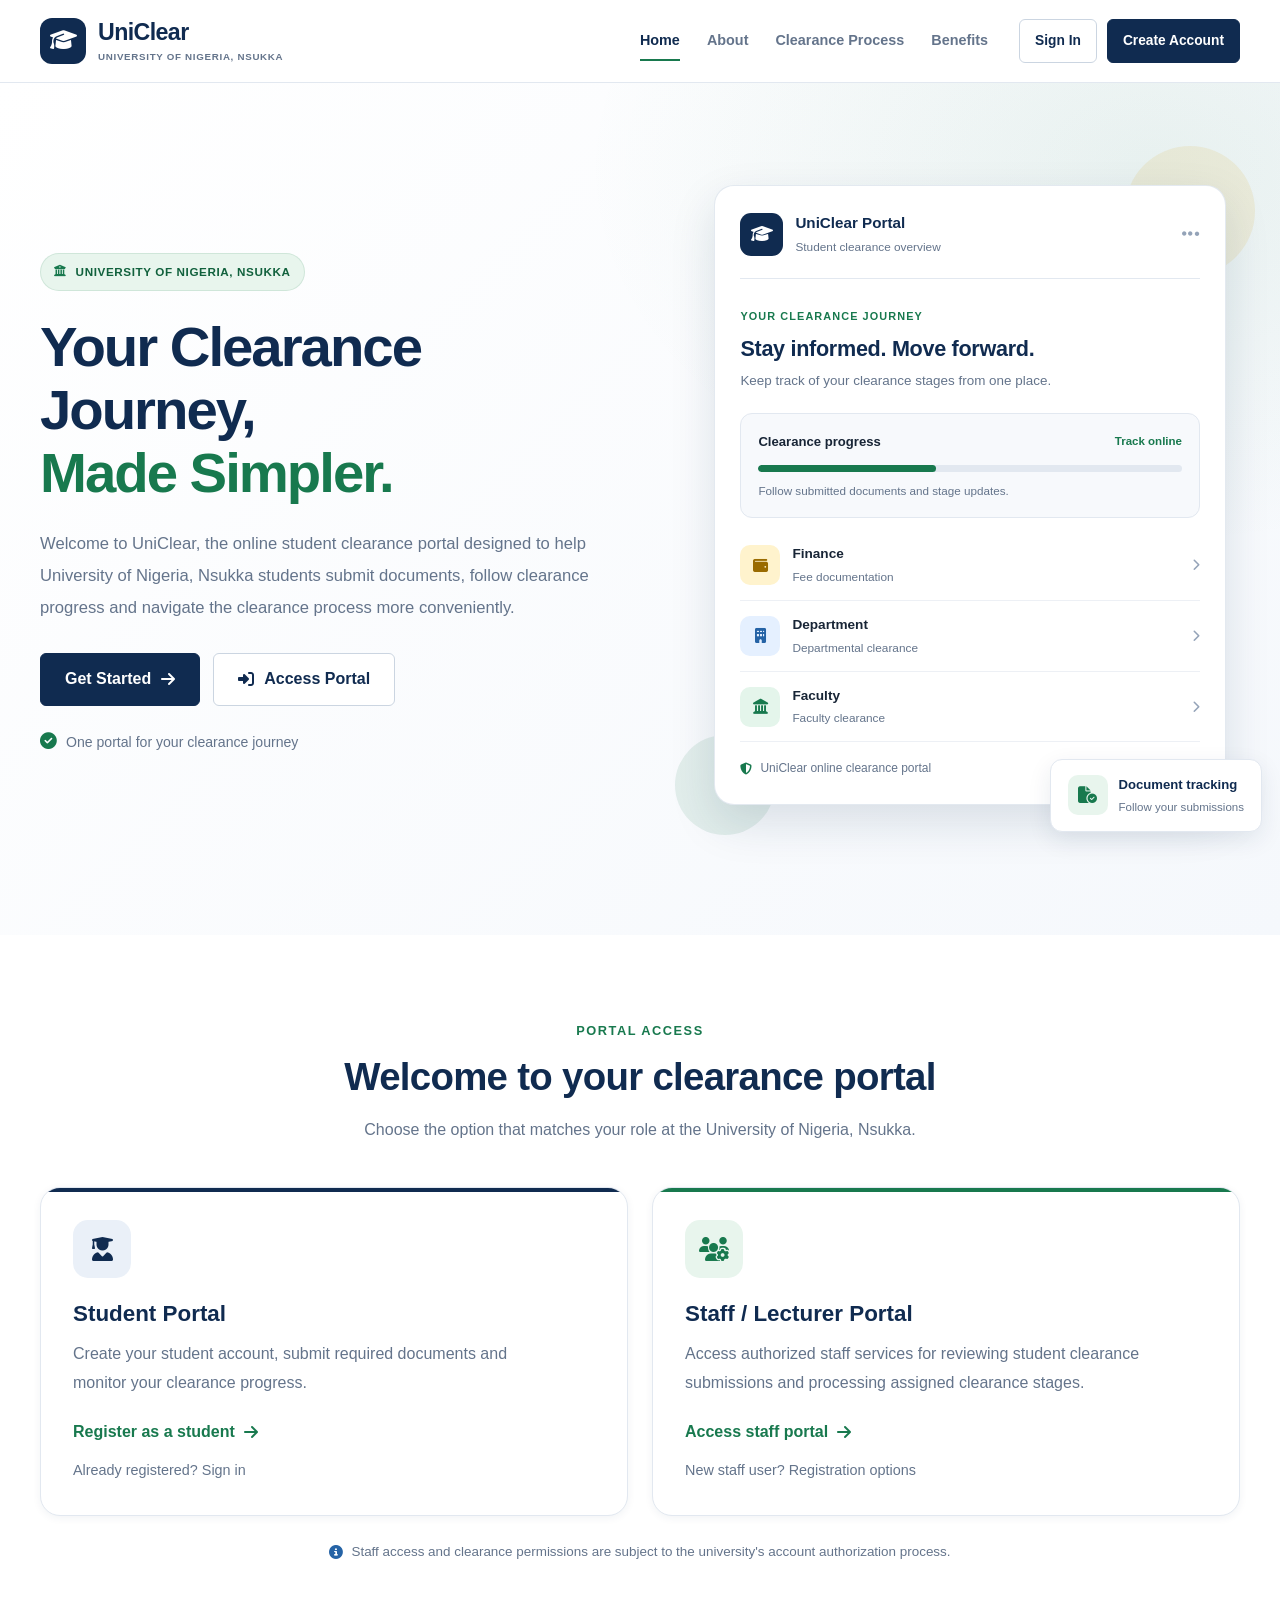
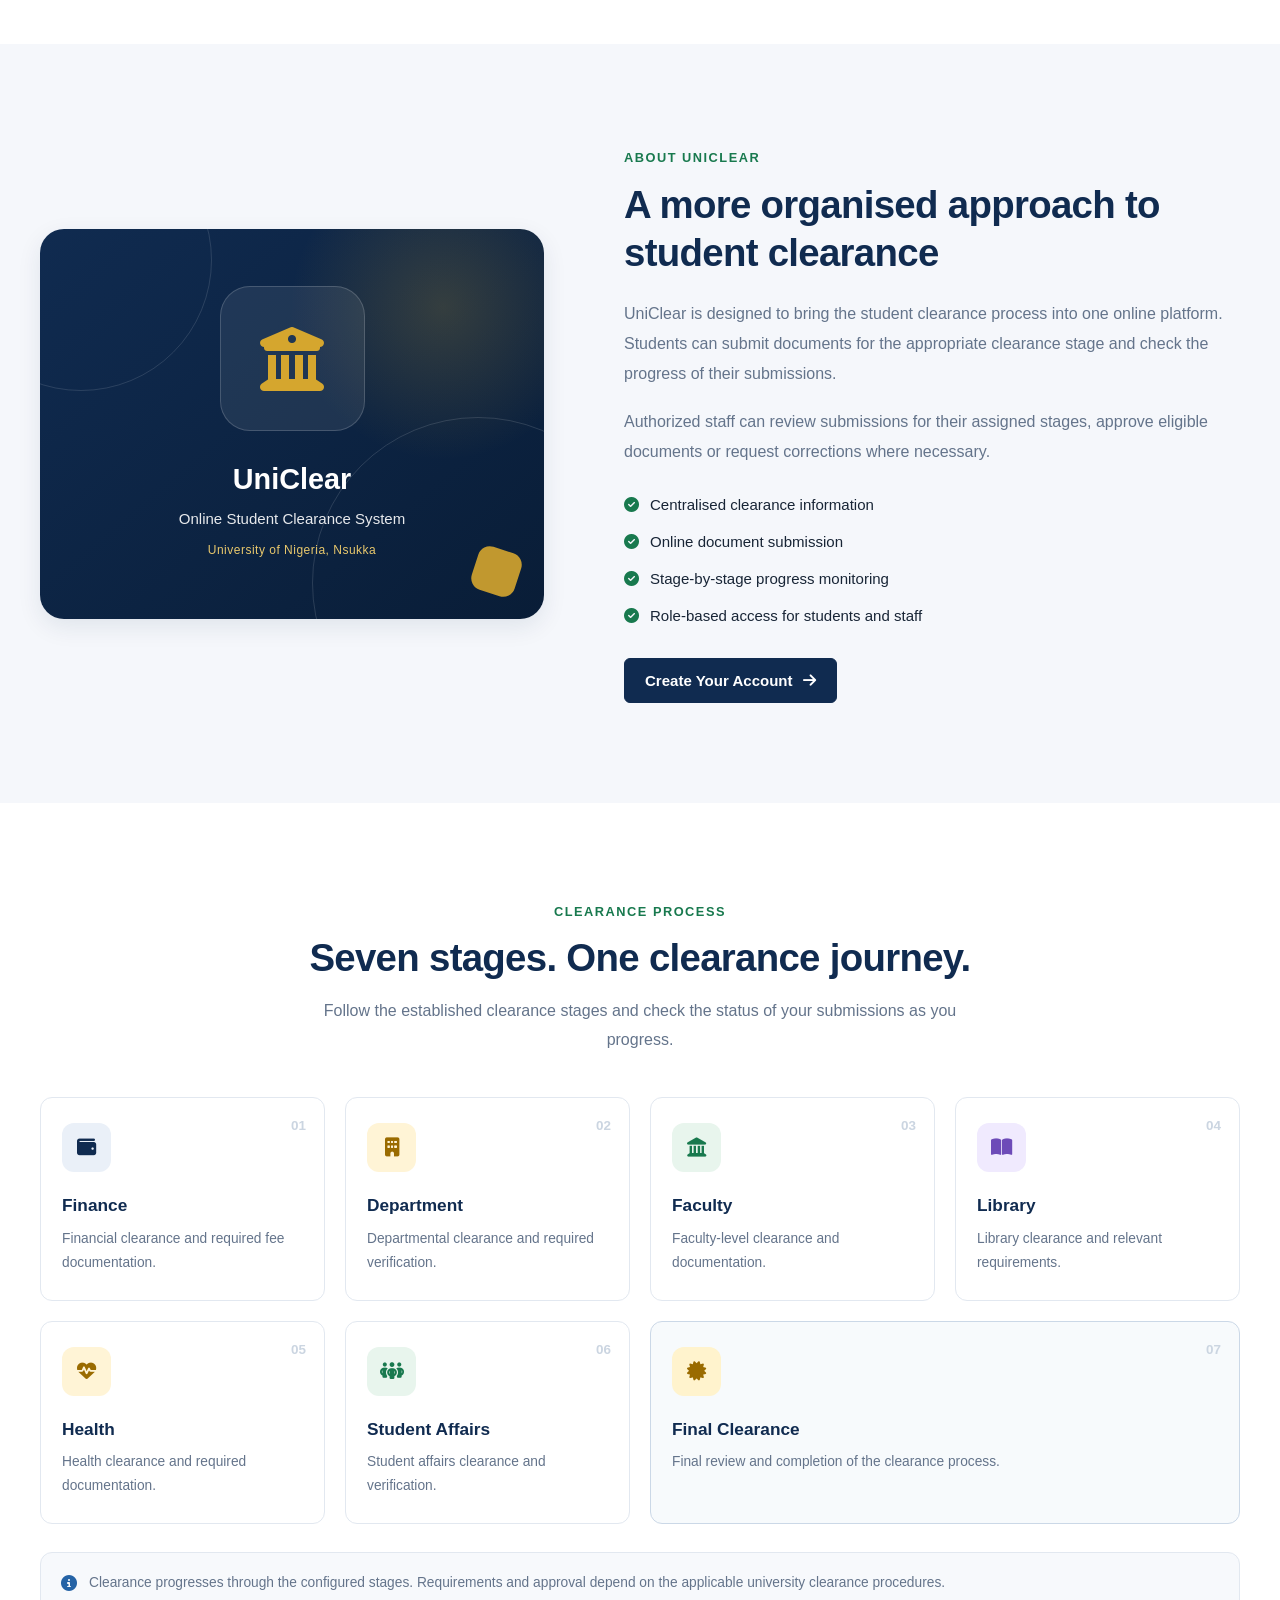
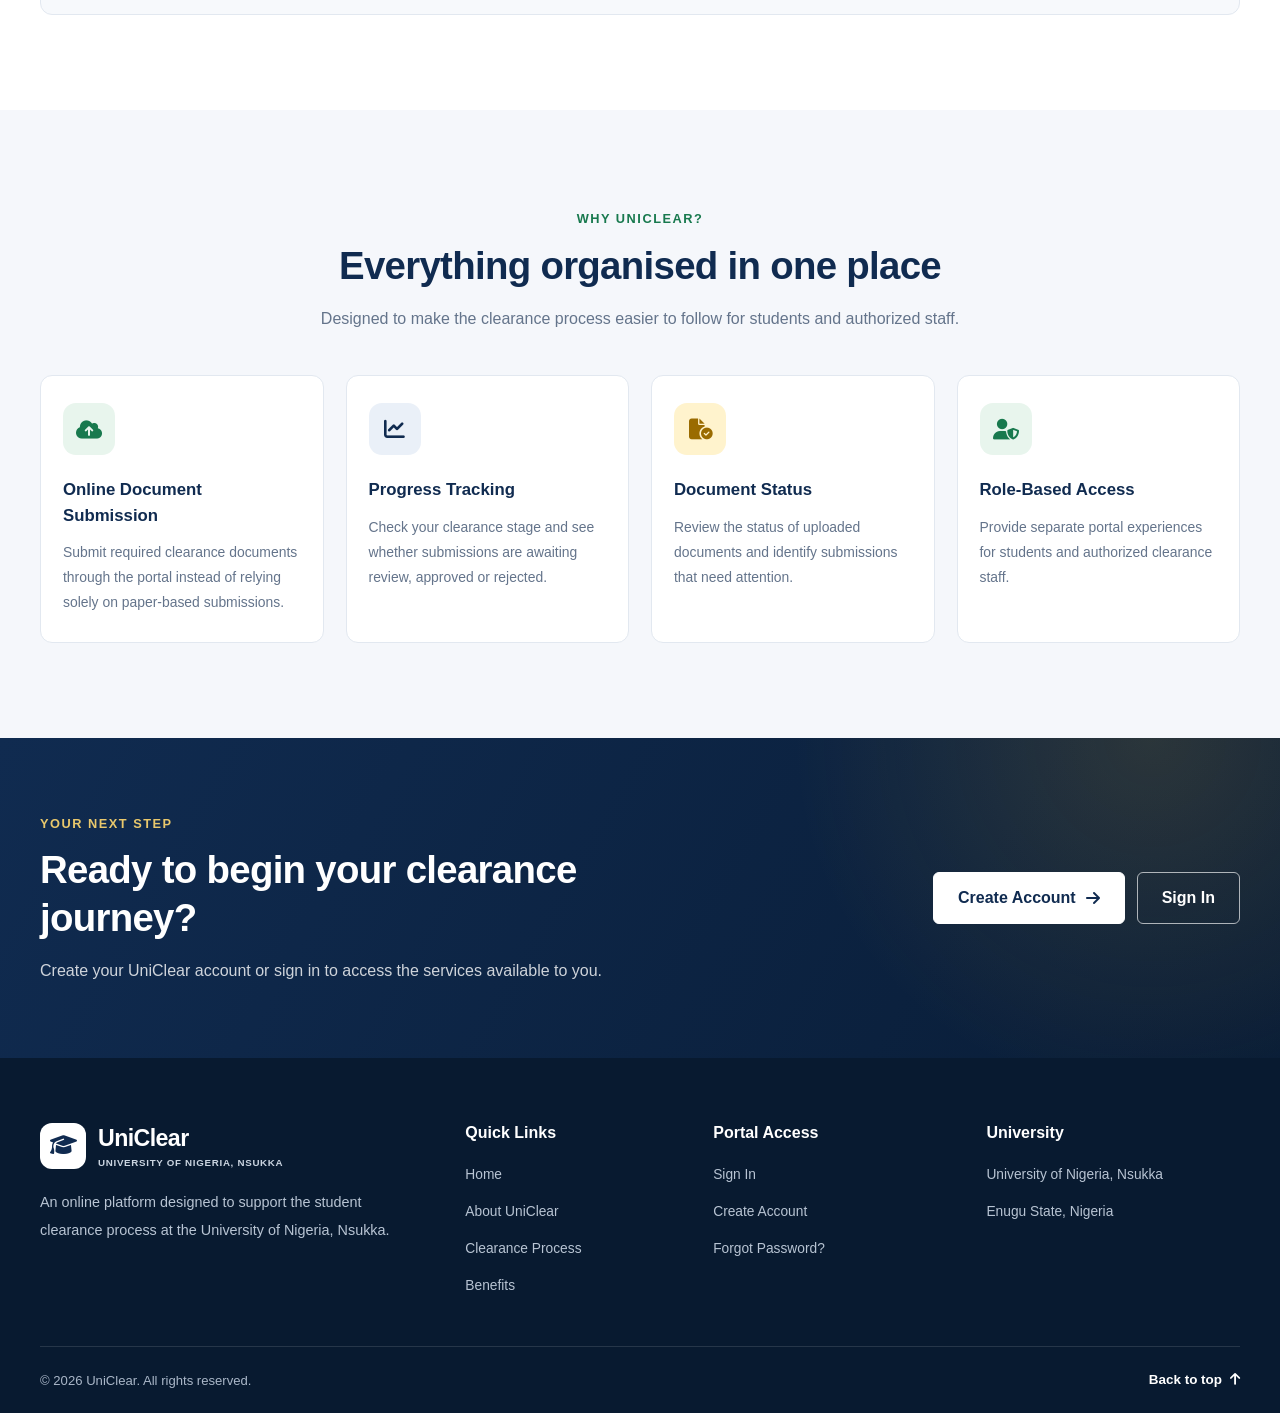
<file: index.html>
<!DOCTYPE html>
<html lang="en">
<head>
    <meta charset="UTF-8">
    <meta name="viewport" content="width=device-width, initial-scale=1.0">

    <title>UniClear | University of Nigeria, Nsukka</title>

    <meta
        name="description"
        content="UniClear is the online student clearance portal for the University of Nigeria, Nsukka. Access clearance services, submit documents and track your progress."
    >

    <meta name="theme-color" content="#102b50">

    <!-- Main website styles -->
    <link rel="stylesheet" href="css/style.css">

    <!-- Landing page styles -->
    <link rel="stylesheet" href="css/landing.css">

    <!-- Website icons -->
    <link
        rel="stylesheet"
        href="https://cdnjs.cloudflare.com/ajax/libs/font-awesome/6.7.2/css/all.min.css"
    >
</head>

<body>

    <!-- ==================== NAVIGATION BAR ==================== -->
    <header class="site-header" id="home">
        <div class="container navbar">

            <a href="index.html" class="brand" aria-label="UniClear home">
                <span class="brand-logo">
                    <i class="fa-solid fa-graduation-cap"></i>
                </span>

                <span class="brand-text">
                    <strong>UniClear</strong>
                    <small>UNIVERSITY OF NIGERIA, NSUKKA</small>
                </span>
            </a>

            <button
                class="menu-toggle"
                id="menuToggle"
                type="button"
                aria-label="Open navigation menu"
                aria-expanded="false"
                aria-controls="mainNavigation"
            >
                <i class="fa-solid fa-bars"></i>
            </button>

            <nav class="main-navigation" id="mainNavigation">
                <a href="#home" class="nav-link active">Home</a>
                <a href="#about" class="nav-link">About</a>
                <a href="#process" class="nav-link">Clearance Process</a>
                <a href="#benefits" class="nav-link">Benefits</a>

                <div class="nav-actions">
                    <a href="login.html" class="btn btn-outline">
                        Sign In
                    </a>

                    <a href="register.html" class="btn btn-primary">
                        Create Account
                    </a>
                </div>
            </nav>

        </div>
    </header>


    <main>

        <!-- ==================== HERO SECTION ==================== -->
        <section class="hero-section">
            <div class="container hero-grid">

                <div class="hero-content">

                    <span class="eyebrow">
                        <i class="fa-solid fa-building-columns"></i>
                        UNIVERSITY OF NIGERIA, NSUKKA
                    </span>

                    <h1>
                        Your Clearance Journey,
                        <span>Made Simpler.</span>
                    </h1>

                    <p class="hero-description">
                        Welcome to UniClear, the online student clearance
                        portal designed to help University of Nigeria,
                        Nsukka students submit documents, follow clearance
                        progress and navigate the clearance process more
                        conveniently.
                    </p>

                    <div class="hero-actions">
                        <a href="register.html" class="btn btn-primary btn-large">
                            Get Started
                            <i class="fa-solid fa-arrow-right"></i>
                        </a>

                        <a href="login.html" class="btn btn-secondary btn-large">
                            <i class="fa-solid fa-right-to-bracket"></i>
                            Access Portal
                        </a>
                    </div>

                    <div class="hero-note">
                        <i class="fa-solid fa-circle-check"></i>
                        <span>One portal for your clearance journey</span>
                    </div>

                </div>


                <!-- Portal preview card -->
                <div class="hero-visual">

                    <div class="hero-decoration decoration-one"></div>
                    <div class="hero-decoration decoration-two"></div>

                    <div class="portal-preview">

                        <div class="preview-header">
                            <div class="preview-heading">
                                <span class="preview-icon">
                                    <i class="fa-solid fa-graduation-cap"></i>
                                </span>

                                <div>
                                    <strong>UniClear Portal</strong>
                                    <small>Student clearance overview</small>
                                </div>
                            </div>

                            <span class="preview-menu">
                                <i class="fa-solid fa-ellipsis"></i>
                            </span>
                        </div>

                        <div class="preview-welcome">
                            <span>YOUR CLEARANCE JOURNEY</span>
                            <h2>Stay informed. Move forward.</h2>
                            <p>
                                Keep track of your clearance stages
                                from one place.
                            </p>
                        </div>

                        <div class="preview-progress">
                            <div class="progress-heading">
                                <span>Clearance progress</span>
                                <strong>Track online</strong>
                            </div>

                            <div class="progress-track">
                                <span></span>
                            </div>

                            <small>
                                Follow submitted documents and stage updates.
                            </small>
                        </div>

                        <div class="preview-stages">

                            <div class="preview-stage">
                                <span class="stage-icon finance">
                                    <i class="fa-solid fa-wallet"></i>
                                </span>

                                <div class="stage-info">
                                    <strong>Finance</strong>
                                    <small>Fee documentation</small>
                                </div>

                                <i class="fa-solid fa-chevron-right stage-arrow"></i>
                            </div>

                            <div class="preview-stage">
                                <span class="stage-icon department">
                                    <i class="fa-solid fa-building"></i>
                                </span>

                                <div class="stage-info">
                                    <strong>Department</strong>
                                    <small>Departmental clearance</small>
                                </div>

                                <i class="fa-solid fa-chevron-right stage-arrow"></i>
                            </div>

                            <div class="preview-stage">
                                <span class="stage-icon faculty">
                                    <i class="fa-solid fa-landmark"></i>
                                </span>

                                <div class="stage-info">
                                    <strong>Faculty</strong>
                                    <small>Faculty clearance</small>
                                </div>

                                <i class="fa-solid fa-chevron-right stage-arrow"></i>
                            </div>

                        </div>

                        <div class="preview-footer">
                            <i class="fa-solid fa-shield-halved"></i>
                            <span>UniClear online clearance portal</span>
                        </div>

                    </div>

                    <div class="floating-card">
                        <span class="floating-icon">
                            <i class="fa-solid fa-file-circle-check"></i>
                        </span>

                        <div>
                            <strong>Document tracking</strong>
                            <small>Follow your submissions</small>
                        </div>
                    </div>

                </div>

            </div>
        </section>


        <!-- ==================== PORTAL ACCESS ==================== -->
        <section class="access-section" aria-labelledby="accessTitle">
            <div class="container">

                <div class="section-heading">
                    <span class="section-label">PORTAL ACCESS</span>

                    <h2 id="accessTitle">
                        Welcome to your clearance portal
                    </h2>

                    <p>
                        Choose the option that matches your role at
                        the University of Nigeria, Nsukka.
                    </p>
                </div>

                <div class="access-grid">

                    <article class="access-card student-card">
                        <div class="access-icon">
                            <i class="fa-solid fa-user-graduate"></i>
                        </div>

                        <h3>Student Portal</h3>

                        <p>
                            Create your student account, submit required
                            documents and monitor your clearance progress.
                        </p>

                        <a href="register.html" class="text-link">
                            Register as a student
                            <i class="fa-solid fa-arrow-right"></i>
                        </a>

                        <a href="login.html" class="secondary-link">
                            Already registered? Sign in
                        </a>
                    </article>


                    <article class="access-card staff-card">
                        <div class="access-icon">
                            <i class="fa-solid fa-users-gear"></i>
                        </div>

                        <h3>Staff / Lecturer Portal</h3>

                        <p>
                            Access authorized staff services for reviewing
                            student clearance submissions and processing
                            assigned clearance stages.
                        </p>

                        <a href="login.html?role=staff" class="text-link">
                            Access staff portal
                            <i class="fa-solid fa-arrow-right"></i>
                        </a>

                        <a href="register.html?role=staff" class="secondary-link">
                            New staff user? Registration options
                        </a>
                    </article>

                </div>

                <p class="access-note">
                    <i class="fa-solid fa-circle-info"></i>
                    Staff access and clearance permissions are subject
                    to the university's account authorization process.
                </p>

            </div>
        </section>


        <!-- ==================== ABOUT UNICLEAR ==================== -->
        <section class="about-section" id="about">
            <div class="container about-grid">

                <div class="about-visual">
                    <div class="about-icon-large">
                        <i class="fa-solid fa-building-columns"></i>
                    </div>

                    <div class="about-caption">
                        <strong>UniClear</strong>
                        <span>Online Student Clearance System</span>
                        <small>University of Nigeria, Nsukka</small>
                    </div>

                    <div class="about-decoration"></div>
                </div>

                <div class="about-content">

                    <span class="section-label">ABOUT UNICLEAR</span>

                    <h2>
                        A more organised approach to student clearance
                    </h2>

                    <p>
                        UniClear is designed to bring the student clearance
                        process into one online platform. Students can
                        submit documents for the appropriate clearance stage
                        and check the progress of their submissions.
                    </p>

                    <p>
                        Authorized staff can review submissions for their
                        assigned stages, approve eligible documents or
                        request corrections where necessary.
                    </p>

                    <ul class="about-list">
                        <li>
                            <i class="fa-solid fa-circle-check"></i>
                            Centralised clearance information
                        </li>

                        <li>
                            <i class="fa-solid fa-circle-check"></i>
                            Online document submission
                        </li>

                        <li>
                            <i class="fa-solid fa-circle-check"></i>
                            Stage-by-stage progress monitoring
                        </li>

                        <li>
                            <i class="fa-solid fa-circle-check"></i>
                            Role-based access for students and staff
                        </li>
                    </ul>

                    <a href="register.html" class="btn btn-primary">
                        Create Your Account
                        <i class="fa-solid fa-arrow-right"></i>
                    </a>

                </div>

            </div>
        </section>


        <!-- ==================== CLEARANCE PROCESS ==================== -->
        <section class="process-section" id="process">
            <div class="container">

                <div class="section-heading">
                    <span class="section-label">CLEARANCE PROCESS</span>

                    <h2>
                        Seven stages. One clearance journey.
                    </h2>

                    <p>
                        Follow the established clearance stages and
                        check the status of your submissions as you progress.
                    </p>
                </div>

                <div class="process-grid">

                    <article class="process-card">
                        <span class="process-number">01</span>
                        <span class="process-icon">
                            <i class="fa-solid fa-wallet"></i>
                        </span>
                        <h3>Finance</h3>
                        <p>Financial clearance and required fee documentation.</p>
                    </article>

                    <article class="process-card">
                        <span class="process-number">02</span>
                        <span class="process-icon">
                            <i class="fa-solid fa-building"></i>
                        </span>
                        <h3>Department</h3>
                        <p>Departmental clearance and required verification.</p>
                    </article>

                    <article class="process-card">
                        <span class="process-number">03</span>
                        <span class="process-icon">
                            <i class="fa-solid fa-landmark"></i>
                        </span>
                        <h3>Faculty</h3>
                        <p>Faculty-level clearance and documentation.</p>
                    </article>

                    <article class="process-card">
                        <span class="process-number">04</span>
                        <span class="process-icon">
                            <i class="fa-solid fa-book-open"></i>
                        </span>
                        <h3>Library</h3>
                        <p>Library clearance and relevant requirements.</p>
                    </article>

                    <article class="process-card">
                        <span class="process-number">05</span>
                        <span class="process-icon">
                            <i class="fa-solid fa-heart-pulse"></i>
                        </span>
                        <h3>Health</h3>
                        <p>Health clearance and required documentation.</p>
                    </article>

                    <article class="process-card">
                        <span class="process-number">06</span>
                        <span class="process-icon">
                            <i class="fa-solid fa-people-group"></i>
                        </span>
                        <h3>Student Affairs</h3>
                        <p>Student affairs clearance and verification.</p>
                    </article>

                    <article class="process-card final-stage">
                        <span class="process-number">07</span>
                        <span class="process-icon">
                            <i class="fa-solid fa-certificate"></i>
                        </span>
                        <h3>Final Clearance</h3>
                        <p>Final review and completion of the clearance process.</p>
                    </article>

                </div>

                <div class="process-note">
                    <i class="fa-solid fa-circle-info"></i>
                    <p>
                        Clearance progresses through the configured stages.
                        Requirements and approval depend on the applicable
                        university clearance procedures.
                    </p>
                </div>

            </div>
        </section>


        <!-- ==================== BENEFITS ==================== -->
        <section class="benefits-section" id="benefits">
            <div class="container">

                <div class="section-heading">
                    <span class="section-label">WHY UNICLEAR?</span>

                    <h2>
                        Everything organised in one place
                    </h2>

                    <p>
                        Designed to make the clearance process easier
                        to follow for students and authorized staff.
                    </p>
                </div>

                <div class="benefits-grid">

                    <article class="benefit-card">
                        <div class="benefit-icon">
                            <i class="fa-solid fa-cloud-arrow-up"></i>
                        </div>

                        <h3>Online Document Submission</h3>

                        <p>
                            Submit required clearance documents through
                            the portal instead of relying solely on
                            paper-based submissions.
                        </p>
                    </article>

                    <article class="benefit-card">
                        <div class="benefit-icon">
                            <i class="fa-solid fa-chart-line"></i>
                        </div>

                        <h3>Progress Tracking</h3>

                        <p>
                            Check your clearance stage and see whether
                            submissions are awaiting review, approved
                            or rejected.
                        </p>
                    </article>

                    <article class="benefit-card">
                        <div class="benefit-icon">
                            <i class="fa-solid fa-file-circle-check"></i>
                        </div>

                        <h3>Document Status</h3>

                        <p>
                            Review the status of uploaded documents and
                            identify submissions that need attention.
                        </p>
                    </article>

                    <article class="benefit-card">
                        <div class="benefit-icon">
                            <i class="fa-solid fa-user-shield"></i>
                        </div>

                        <h3>Role-Based Access</h3>

                        <p>
                            Provide separate portal experiences for
                            students and authorized clearance staff.
                        </p>
                    </article>

                </div>

            </div>
        </section>


        <!-- ==================== CALL TO ACTION ==================== -->
        <section class="cta-section">
            <div class="container cta-content">

                <div class="cta-text">
                    <span class="section-label">YOUR NEXT STEP</span>

                    <h2>
                        Ready to begin your clearance journey?
                    </h2>

                    <p>
                        Create your UniClear account or sign in to
                        access the services available to you.
                    </p>
                </div>

                <div class="cta-actions">
                    <a href="register.html" class="btn btn-light btn-large">
                        Create Account
                        <i class="fa-solid fa-arrow-right"></i>
                    </a>

                    <a href="login.html" class="btn btn-cta-outline btn-large">
                        Sign In
                    </a>
                </div>

            </div>
        </section>

    </main>


    <!-- ==================== FOOTER ==================== -->
    <footer class="site-footer">
        <div class="container">

            <div class="footer-grid">

                <div class="footer-brand">
                    <a href="index.html" class="brand footer-brand-link">
                        <span class="brand-logo">
                            <i class="fa-solid fa-graduation-cap"></i>
                        </span>

                        <span class="brand-text">
                            <strong>UniClear</strong>
                            <small>UNIVERSITY OF NIGERIA, NSUKKA</small>
                        </span>
                    </a>

                    <p>
                        An online platform designed to support the
                        student clearance process at the University
                        of Nigeria, Nsukka.
                    </p>
                </div>

                <div class="footer-column">
                    <h3>Quick Links</h3>
                    <a href="#home">Home</a>
                    <a href="#about">About UniClear</a>
                    <a href="#process">Clearance Process</a>
                    <a href="#benefits">Benefits</a>
                </div>

                <div class="footer-column">
                    <h3>Portal Access</h3>
                    <a href="login.html">Sign In</a>
                    <a href="register.html">Create Account</a>
                    <a href="forgot-password.html">Forgot Password?</a>
                </div>

                <div class="footer-column">
                    <h3>University</h3>
                    <p>University of Nigeria, Nsukka</p>
                    <p>Enugu State, Nigeria</p>
                </div>

            </div>

            <div class="footer-bottom">
                <p>
                    &copy; <span id="currentYear">2026</span>
                    UniClear. All rights reserved.
                </p>

                <a href="#home" class="back-to-top">
                    Back to top
                    <i class="fa-solid fa-arrow-up"></i>
                </a>
            </div>

        </div>
    </footer>


    <!-- Landing page JavaScript -->
    <script src="js/navigation.js"></script>

</body>
</html>
</file>
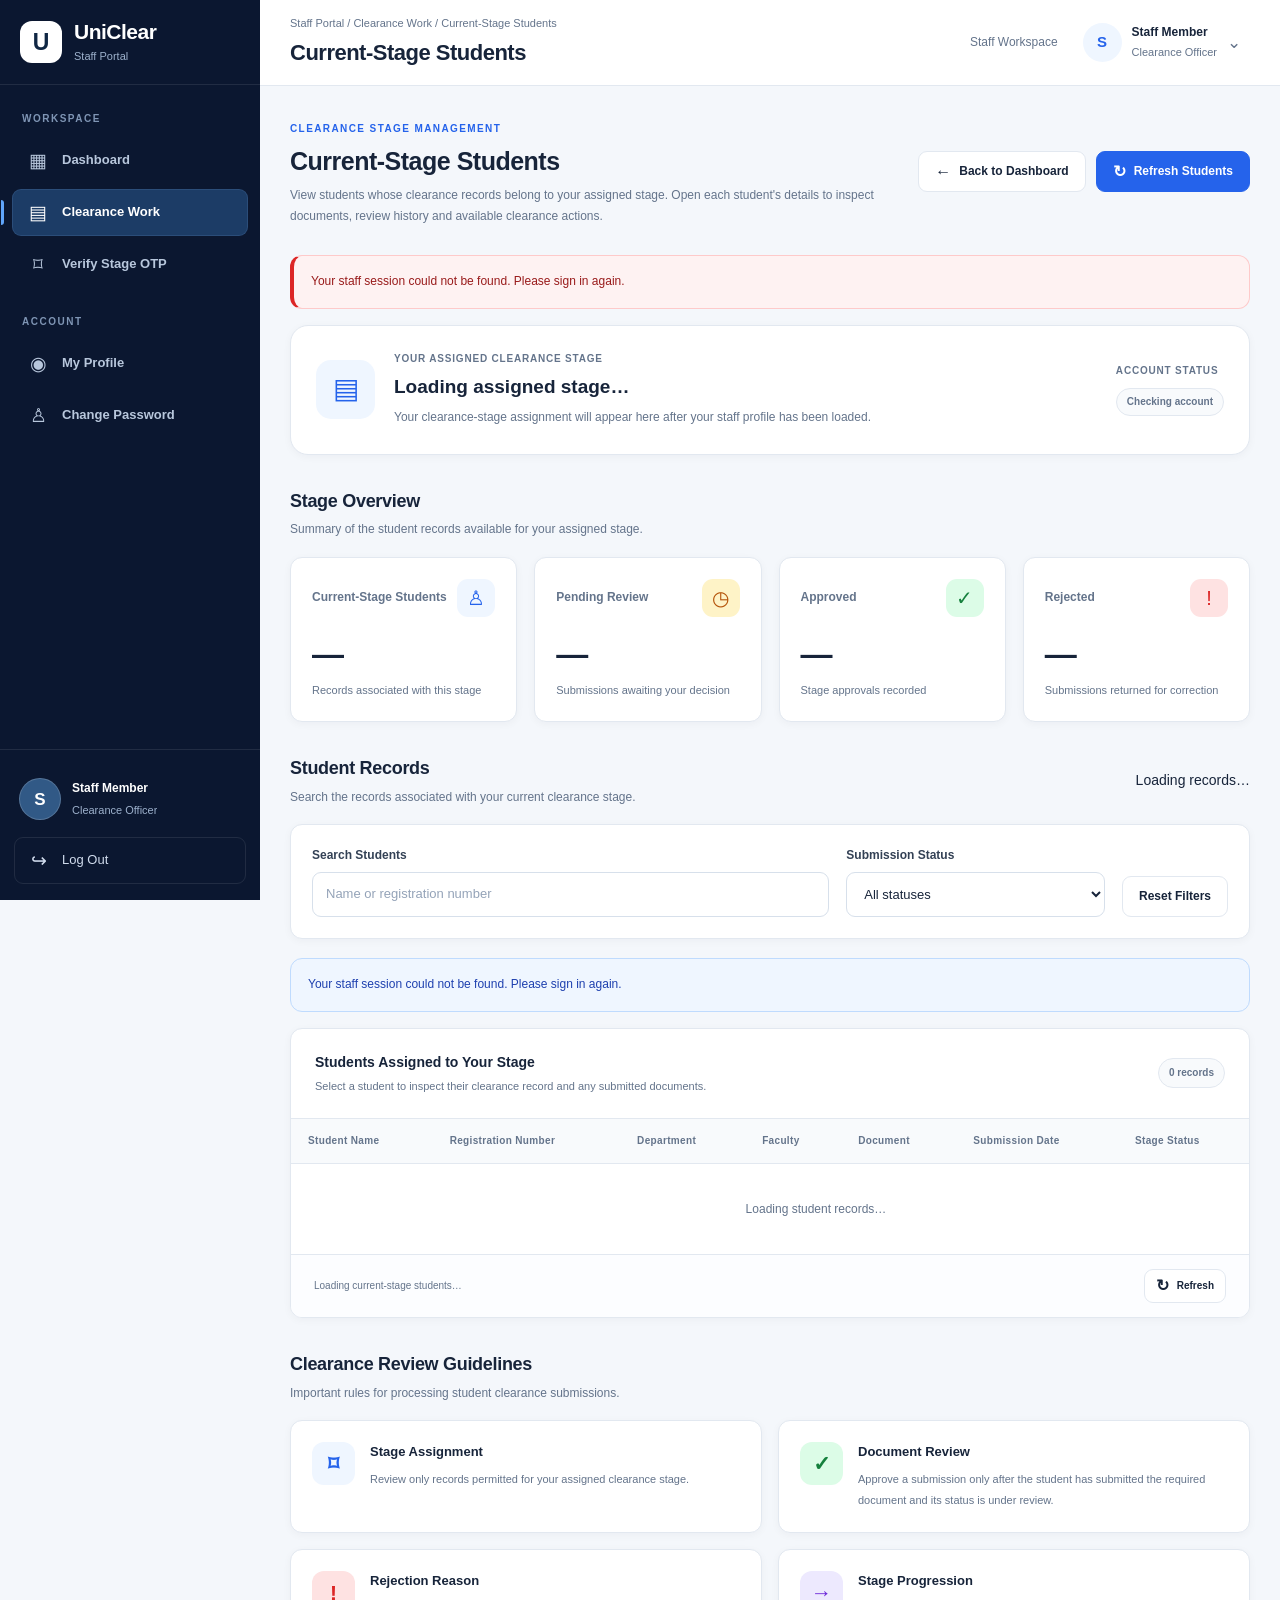
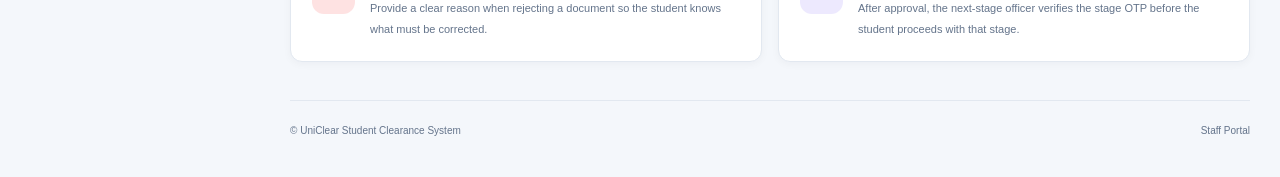
<file: current-stage-students.html>
<!doctype html>
<html lang="en">
  <head>
    <meta charset="UTF-8" />
    <meta name="viewport" content="width=device-width, initial-scale=1.0" />

    <meta
      name="description"
      content="View and manage students assigned to your clearance stage in UniClear."
    />

    <title>Current-Stage Students | UniClear Staff Portal</title>

    <!-- Current-Stage Students Stylesheet -->
    <link rel="stylesheet" href="css/current-stage-students.css" />
  </head>

  <body>
    <div class="dashboard-layout current-students-layout">
      <!-- ==================================================
             SIDEBAR NAVIGATION
        =================================================== -->
      <aside class="sidebar" id="sidebar">
        <div class="sidebar-brand">
          <div class="brand-logo" aria-hidden="true">U</div>

          <div class="brand-details">
            <h2>UniClear</h2>
            <p>Staff Portal</p>
          </div>

          <button
            type="button"
            class="sidebar-close"
            id="closeSidebarBtn"
            aria-label="Close navigation"
          >
            &times;
          </button>
        </div>

        <div class="sidebar-section-label">WORKSPACE</div>

        <nav class="sidebar-navigation" aria-label="Staff workspace navigation">
          <a href="staff-dashboard.html#dashboard" class="nav-link">
            <span class="nav-icon" aria-hidden="true">▦</span>
            <span>Dashboard</span>
          </a>

          <a
            href="staff-dashboard.html#clearance-work"
            class="nav-link active"
            aria-current="page"
          >
            <span class="nav-icon" aria-hidden="true">▤</span>
            <span>Clearance Work</span>
          </a>

          <a href="staff-dashboard.html#stage-otp" class="nav-link">
            <span class="nav-icon" aria-hidden="true">⌑</span>
            <span>Verify Stage OTP</span>
          </a>
        </nav>

        <div class="sidebar-section-label">ACCOUNT</div>

        <nav class="sidebar-navigation" aria-label="Staff account navigation">
          <a href="staff-dashboard.html#staff-profile" class="nav-link">
            <span class="nav-icon" aria-hidden="true">◉</span>
            <span>My Profile</span>
          </a>

          <a href="staff-dashboard.html#change-password" class="nav-link">
            <span class="nav-icon" aria-hidden="true">♙</span>
            <span>Change Password</span>
          </a>
        </nav>

        <!-- Sidebar staff account -->
        <div class="sidebar-bottom">
          <div class="sidebar-user">
            <div class="avatar" id="sidebarAvatar">S</div>

            <div class="sidebar-user-details">
              <strong id="sidebarStaffName">Staff Member</strong>
              <span id="sidebarStaffRole">Clearance Officer</span>
            </div>
          </div>

          <button type="button" class="logout-button" id="logoutBtn">
            <span class="nav-icon" aria-hidden="true">↪</span>
            <span>Log Out</span>
          </button>
        </div>
      </aside>

      <!-- Mobile sidebar overlay -->
      <div class="sidebar-overlay" id="sidebarOverlay" hidden></div>

      <!-- ==================================================
             MAIN CONTENT
        =================================================== -->
      <main class="main-content">
        <!-- Top navigation -->
        <header class="topbar">
          <div class="topbar-left">
            <button
              type="button"
              class="menu-toggle"
              id="menuToggleBtn"
              aria-label="Open navigation"
            >
              ☰
            </button>

            <div>
              <p class="breadcrumb">
                Staff Portal / Clearance Work / Current-Stage Students
              </p>

              <h1>Current-Stage Students</h1>
            </div>
          </div>

          <div class="topbar-right">
            <div class="topbar-date" id="currentDate">Staff Workspace</div>

            <button
              type="button"
              class="profile-button"
              id="topbarProfileBtn"
              aria-label="Open staff profile"
            >
              <span class="avatar avatar-small" id="topbarAvatar"> S </span>

              <span class="profile-button-details">
                <strong id="topbarStaffName"> Staff Member </strong>

                <small id="topbarStaffRole"> Clearance Officer </small>
              </span>

              <span class="dropdown-arrow" aria-hidden="true"> ⌄ </span>
            </button>
          </div>
        </header>

        <!-- ==================================================
                 PAGE CONTENT
            =================================================== -->
        <div class="content-wrapper">
          <!-- Page introduction -->
          <section class="page-intro" aria-labelledby="pageTitle">
            <div>
              <span class="eyebrow"> CLEARANCE STAGE MANAGEMENT </span>

              <h2 id="pageTitle">Current-Stage Students</h2>

              <p>
                View students whose clearance records belong to your assigned
                stage. Open each student's details to inspect documents, review
                history and available clearance actions.
              </p>
            </div>

            <div class="page-intro-actions">
              <a
                href="staff-dashboard.html#clearance-work"
                class="button button-secondary"
                id="backToDashboardBtn"
              >
                <span class="button-icon" aria-hidden="true">←</span>
                Back to Dashboard
              </a>

              <button
                type="button"
                class="button button-primary"
                id="refreshStudentsBtn"
              >
                <span class="button-icon" aria-hidden="true">↻</span>
                Refresh Students
              </button>
            </div>
          </section>

          <!-- ==================================================
                     NOTIFICATIONS AND PAGE STATUS
                =================================================== -->

          <div
            class="notice notice-info"
            id="loadingNotice"
            role="status"
            aria-live="polite"
          >
            Loading students assigned to your clearance stage…
          </div>

          <div
            class="notice notice-error"
            id="pageErrorNotice"
            role="alert"
            hidden
          ></div>

          <div
            class="notice notice-success"
            id="pageSuccessNotice"
            role="status"
            aria-live="polite"
            hidden
          ></div>

          <div
            class="notice"
            id="pageMessageNotice"
            role="status"
            aria-live="polite"
            hidden
          ></div>

          <!-- ==================================================
                     ASSIGNED STAGE SUMMARY
                =================================================== -->

          <section
            class="stage-summary-card"
            aria-labelledby="assignedStageHeading"
          >
            <div class="stage-summary-icon" aria-hidden="true">▤</div>

            <div class="stage-summary-content">
              <span class="meta-label"> YOUR ASSIGNED CLEARANCE STAGE </span>

              <h2 id="assignedStageHeading">Loading assigned stage…</h2>

              <p id="assignedStageDescription">
                Your clearance-stage assignment will appear here after your
                staff profile has been loaded.
              </p>
            </div>

            <div class="stage-summary-status">
              <span class="meta-label"> ACCOUNT STATUS </span>

              <span class="status-pill status-default" id="staffAccountStatus">
                Checking account
              </span>
            </div>
          </section>

          <!-- ==================================================
                     STUDENT STATISTICS
                =================================================== -->

          <section
            class="content-section"
            aria-labelledby="studentStatisticsHeading"
          >
            <div class="section-heading">
              <div>
                <h2 id="studentStatisticsHeading">Stage Overview</h2>

                <p>
                  Summary of the student records available for your assigned
                  stage.
                </p>
              </div>
            </div>

            <div class="stats-grid">
              <!-- Students at current stage -->
              <article class="stat-card stat-total">
                <div class="stat-card-top">
                  <span class="stat-label"> Current-Stage Students </span>

                  <span class="stat-icon" aria-hidden="true"> ♙ </span>
                </div>

                <strong class="stat-value" id="totalStudentsCount"> — </strong>

                <p>Records associated with this stage</p>
              </article>

              <!-- Pending review -->
              <article class="stat-card stat-pending">
                <div class="stat-card-top">
                  <span class="stat-label"> Pending Review </span>

                  <span class="stat-icon" aria-hidden="true"> ◷ </span>
                </div>

                <strong class="stat-value" id="pendingReviewCount"> — </strong>

                <p>Submissions awaiting your decision</p>
              </article>

              <!-- Approved -->
              <article class="stat-card stat-approved">
                <div class="stat-card-top">
                  <span class="stat-label"> Approved </span>

                  <span class="stat-icon" aria-hidden="true"> ✓ </span>
                </div>

                <strong class="stat-value" id="approvedStudentsCount">
                  —
                </strong>

                <p>Stage approvals recorded</p>
              </article>

              <!-- Rejected -->
              <article class="stat-card stat-rejected">
                <div class="stat-card-top">
                  <span class="stat-label"> Rejected </span>

                  <span class="stat-icon" aria-hidden="true"> ! </span>
                </div>

                <strong class="stat-value" id="rejectedStudentsCount">
                  —
                </strong>

                <p>Submissions returned for correction</p>
              </article>
            </div>
          </section>

          <!-- ==================================================
                     STUDENT RECORDS TABLE
                =================================================== -->

          <section
            class="content-section"
            aria-labelledby="studentRecordsHeading"
          >
            <div class="section-heading">
              <div>
                <h2 id="studentRecordsHeading">Student Records</h2>

                <p>
                  Search the records associated with your current clearance
                  stage.
                </p>
              </div>

              <span class="progress-count" id="studentsCount">
                Loading records…
              </span>
            </div>

            <!-- ==================================================
                         SEARCH AND FILTERS
                    =================================================== -->

            <div class="filter-card">
              <div class="filter-field">
                <label for="studentSearch"> Search Students </label>

                <input
                  type="search"
                  id="studentSearch"
                  name="student_search"
                  placeholder="Name or registration number"
                  autocomplete="off"
                />
              </div>

              <div class="filter-field">
                <label for="studentStatusFilter"> Submission Status </label>

                <select id="studentStatusFilter" name="student_status">
                  <option value="all">All statuses</option>

                  <option value="under_review">Under review</option>

                  <option value="awaiting_submission">Awaiting document</option>

                  <option value="approved">Approved</option>

                  <option value="rejected">Rejected</option>
                </select>
              </div>

              <div class="filter-actions">
                <button
                  type="button"
                  class="button button-secondary"
                  id="resetStudentFiltersBtn"
                >
                  Reset Filters
                </button>
              </div>
            </div>

            <!-- Record information -->
            <div
              class="notice notice-info"
              id="studentListInfo"
              role="status"
              aria-live="polite"
            >
              Student records will be retrieved using your staff ID and assigned
              clearance stage.
            </div>

            <!-- ==================================================
                         STUDENT TABLE
                    =================================================== -->

            <div class="table-card">
              <div class="table-toolbar">
                <div>
                  <h3>Students Assigned to Your Stage</h3>

                  <p>
                    Select a student to inspect their clearance record and any
                    submitted documents.
                  </p>
                </div>

                <span class="table-count" id="tableRecordCount">
                  0 records
                </span>
              </div>

              <div class="table-responsive">
                <table>
                  <thead>
                    <tr>
                      <th scope="col">Student Name</th>

                      <th scope="col">Registration Number</th>

                      <th scope="col">Department</th>

                      <th scope="col">Faculty</th>

                      <th scope="col">Document</th>

                      <th scope="col">Submission Date</th>

                      <th scope="col">Stage Status</th>

                      <th scope="col">Action</th>
                    </tr>
                  </thead>

                  <tbody id="currentStageStudentsTableBody">
                    <tr>
                      <td colspan="8" class="table-empty">
                        Loading student records…
                      </td>
                    </tr>
                  </tbody>
                </table>
              </div>

              <!-- Table footer -->
              <div class="table-footer">
                <span id="tableFooterMessage">
                  Loading current-stage students…
                </span>

                <button
                  type="button"
                  class="button button-secondary button-small"
                  id="tableRefreshBtn"
                >
                  <span class="button-icon" aria-hidden="true"> ↻ </span>

                  Refresh
                </button>
              </div>
            </div>
          </section>

          <!-- ==================================================
                     WORKFLOW RULES
                =================================================== -->

          <section
            class="content-section"
            aria-labelledby="workflowRulesHeading"
          >
            <div class="section-heading">
              <div>
                <h2 id="workflowRulesHeading">Clearance Review Guidelines</h2>

                <p>
                  Important rules for processing student clearance submissions.
                </p>
              </div>
            </div>

            <div class="guidelines-grid">
              <article class="guideline-card">
                <div
                  class="guideline-icon guideline-icon-blue"
                  aria-hidden="true"
                >
                  ⌑
                </div>

                <div>
                  <h3>Stage Assignment</h3>

                  <p>
                    Review only records permitted for your assigned clearance
                    stage.
                  </p>
                </div>
              </article>

              <article class="guideline-card">
                <div
                  class="guideline-icon guideline-icon-green"
                  aria-hidden="true"
                >
                  ✓
                </div>

                <div>
                  <h3>Document Review</h3>

                  <p>
                    Approve a submission only after the student has submitted
                    the required document and its status is under review.
                  </p>
                </div>
              </article>

              <article class="guideline-card">
                <div
                  class="guideline-icon guideline-icon-red"
                  aria-hidden="true"
                >
                  !
                </div>

                <div>
                  <h3>Rejection Reason</h3>

                  <p>
                    Provide a clear reason when rejecting a document so the
                    student knows what must be corrected.
                  </p>
                </div>
              </article>

              <article class="guideline-card">
                <div
                  class="guideline-icon guideline-icon-purple"
                  aria-hidden="true"
                >
                  →
                </div>

                <div>
                  <h3>Stage Progression</h3>

                  <p>
                    After approval, the next-stage officer verifies the stage
                    OTP before the student proceeds with that stage.
                  </p>
                </div>
              </article>
            </div>
          </section>

          <!-- ==================================================
                     TOAST NOTIFICATIONS
                =================================================== -->

          <div
            class="toast-container"
            id="toastContainer"
            aria-live="polite"
            aria-atomic="true"
          ></div>

          <!-- ==================================================
                     FOOTER
                =================================================== -->

          <footer class="dashboard-footer">
            <p>
              &copy;
              <span id="footerYear"></span>
              UniClear Student Clearance System
            </p>

            <span> Staff Portal </span>
          </footer>
        </div>
      </main>
    </div>

    <!-- Current-Stage Students JavaScript -->
    <script src="js/current-stage-students.js"></script>
  </body>
</html>
</file>
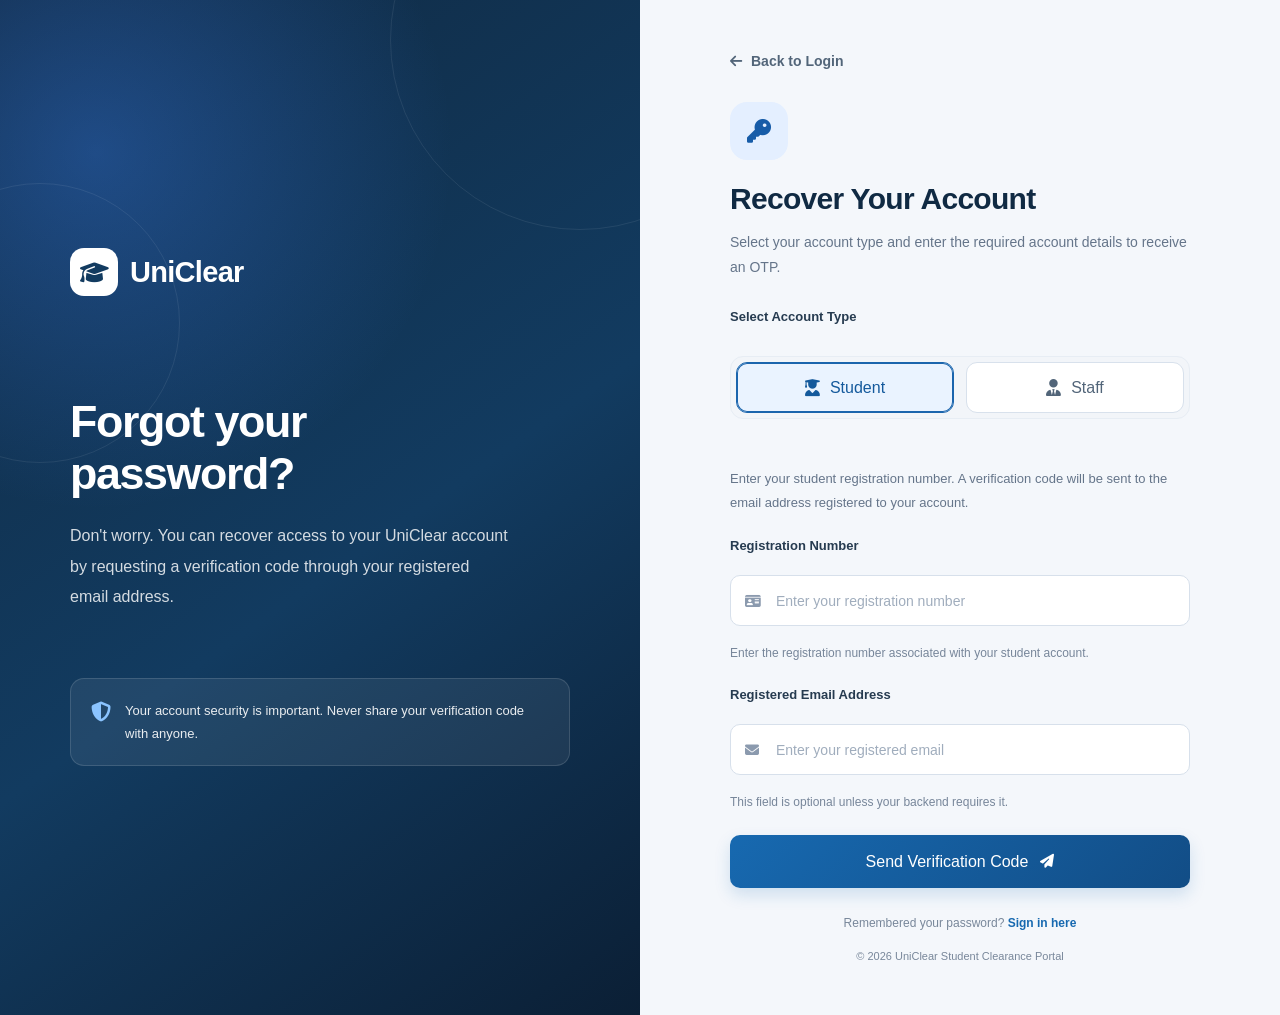
<file: forgot-password.html>
<!doctype html>
<html lang="en">
  <head>
    <meta charset="UTF-8" />
    <meta name="viewport" content="width=device-width, initial-scale=1.0" />
    <meta name="theme-color" content="#102a43" />

    <title>Forgot Password | UniClear</title>

    <!-- Existing shared authentication styles -->
    <link rel="stylesheet" href="css/style.css" />
    <link rel="stylesheet" href="css/auth.css" />
    <link rel="stylesheet" href="css/forgot-password.css" />

    <!-- Font Awesome icons -->
    <link
      rel="stylesheet"
      href="https://cdnjs.cloudflare.com/ajax/libs/font-awesome/6.5.2/css/all.min.css"
    />
  </head>

  <body class="auth-page">
    <main class="auth-layout">
      <!-- =========================
             LEFT BRAND PANEL
        ========================== -->
      <section class="auth-brand-panel">
        <div class="auth-brand-content">
          <a href="login.html" class="auth-logo">
            <i class="fas fa-graduation-cap"></i>
            <span>UniClear</span>
          </a>

          <div class="auth-brand-message">
            <h1>Forgot your password?</h1>

            <p>
              Don't worry. You can recover access to your UniClear account by
              requesting a verification code through your registered email
              address.
            </p>
          </div>

          <div class="auth-security-note">
            <i class="fas fa-shield-alt"></i>

            <span>
              Your account security is important. Never share your verification
              code with anyone.
            </span>
          </div>
        </div>
      </section>

      <!-- =========================
             RIGHT RECOVERY PANEL
        ========================== -->
      <section class="auth-form-panel">
        <div class="auth-form-container">
          <a href="login.html" class="auth-back-link">
            <i class="fas fa-arrow-left"></i>
            Back to Login
          </a>

          <div class="auth-heading">
            <div class="auth-heading-icon">
              <i class="fas fa-key"></i>
            </div>

            <h2>Recover Your Account</h2>

            <p>
              Select your account type and enter the required account details to
              receive an OTP.
            </p>
          </div>

          <!-- =========================
                     ACCOUNT TYPE SELECTOR
                ========================== -->
          <div class="form-group">
            <label>Select Account Type</label>

            <div
              class="account-type-selector"
              role="group"
              aria-label="Choose account type"
            >
              <button
                type="button"
                id="studentRecoveryTab"
                class="account-type-button active"
                data-role="student"
                aria-pressed="true"
              >
                <i class="fas fa-user-graduate"></i>
                Student
              </button>

              <button
                type="button"
                id="staffRecoveryTab"
                class="account-type-button"
                data-role="staff"
                aria-pressed="false"
              >
                <i class="fas fa-user-tie"></i>
                Staff
              </button>
            </div>
          </div>

          <!-- =========================
                     STATUS MESSAGE
                ========================== -->
          <div
            id="forgotPasswordMessage"
            class="auth-message"
            role="alert"
            aria-live="polite"
            hidden
          ></div>

          <!-- =========================
                     RECOVERY FORM
                ========================== -->
          <form id="forgotPasswordForm" novalidate>
            <!-- Selected account type -->
            <input
              type="hidden"
              id="recoveryRole"
              name="role"
              value="student"
            />

            <p id="recoveryAccountHelp">
              Enter your student registration number. The verification code will
              be sent to the email address registered to your account.
            </p>

            <!-- Registration number / Staff ID -->
            <div class="form-group">
              <label id="recoveryIdentifierLabel" for="recoveryIdentifier">
                Registration Number
              </label>

              <div class="input-with-icon">
                <i class="fas fa-id-card"></i>

                <input
                  type="text"
                  id="recoveryIdentifier"
                  name="identifier"
                  placeholder="Enter your registration number"
                  autocomplete="username"
                  autocapitalize="characters"
                  spellcheck="false"
                  required
                />
              </div>

              <small id="recoveryIdentifierHelp">
                Enter the registration number associated with your student
                account.
              </small>
            </div>

            <!--
                        Keep the registered email field available
                        in the UI, but the current recovery JavaScript
                        sends only the account identifier to the API.
                        The backend should determine the registered
                        email address for security.
                    -->
            <div class="form-group">
              <label for="recoveryEmail"> Registered Email Address </label>

              <div class="input-with-icon">
                <i class="fas fa-envelope"></i>

                <input
                  type="email"
                  id="recoveryEmail"
                  name="email"
                  placeholder="Enter your registered email"
                  autocomplete="email"
                />
              </div>

              <small>
                This field is optional unless your backend requires it.
              </small>
            </div>

            <!-- =========================
                         SUBMIT BUTTON
                    ========================== -->
            <button
              type="submit"
              id="recoverySubmitButton"
              class="auth-submit-button"
            >
              <span id="recoveryButtonText"> Send Verification Code </span>

              <i class="fas fa-paper-plane"></i>
            </button>
          </form>

          <!-- =========================
                     RETURN TO LOGIN
                ========================== -->
          <p class="auth-footer">
            Remembered your password?
            <a href="login.html">Sign in here</a>
          </p>

          <p class="auth-footer">
            &copy;
            <span id="recoveryCurrentYear"></span>
            UniClear Student Clearance Portal
          </p>
        </div>
      </section>
    </main>

    <!-- Recovery page JavaScript -->
    <script src="js/forgot-password.js"></script>
  </body>
</html>
</file>
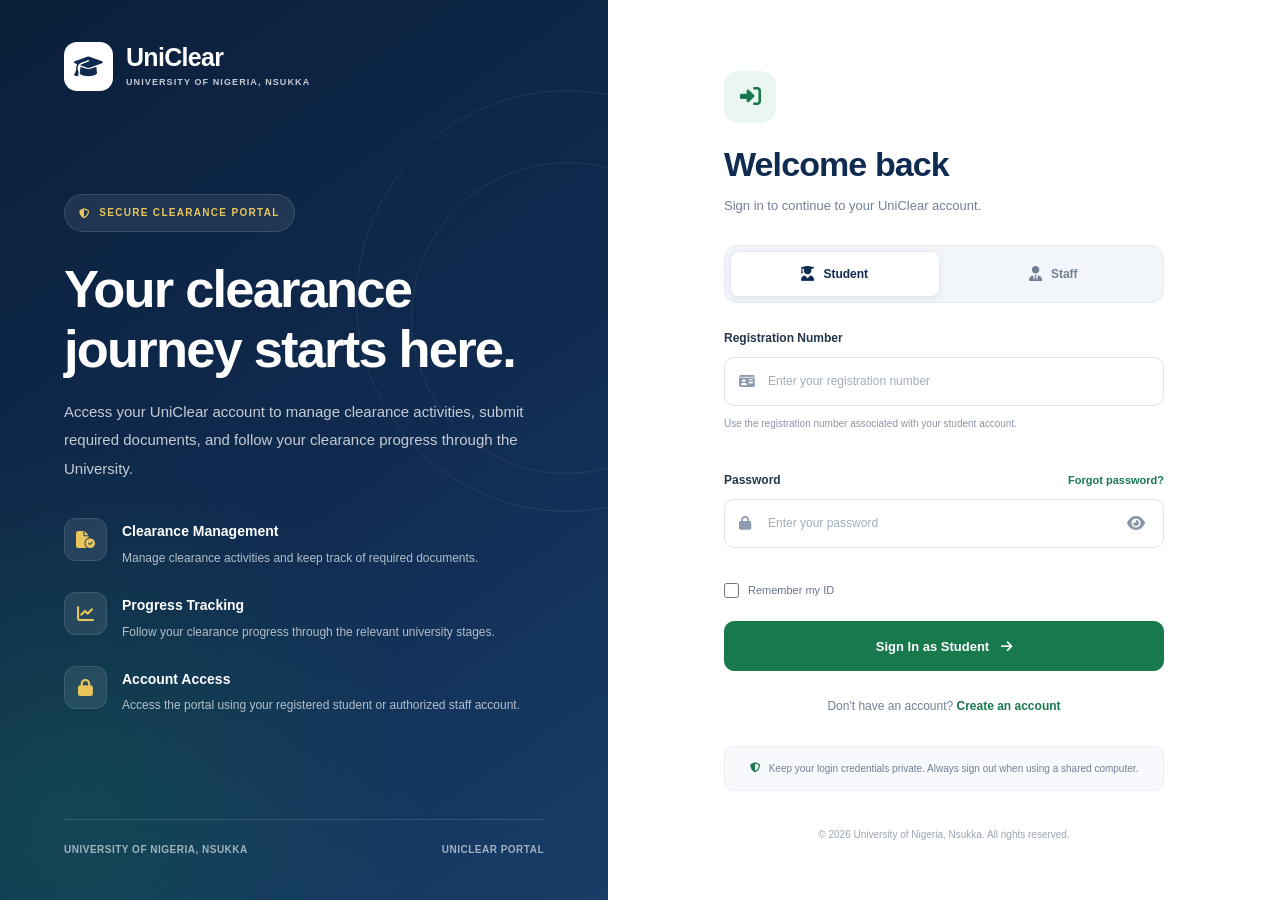
<file: login.html>
<!doctype html>
<html lang="en">
  <head>
    <meta charset="UTF-8" />
    <meta name="viewport" content="width=device-width, initial-scale=1.0" />

    <meta
      name="description"
      content="Sign in to UniClear, the University of Nigeria, Nsukka student and staff clearance portal."
    />

    <meta name="theme-color" content="#102b50" />

    <title>Sign In | UniClear - University of Nigeria, Nsukka</title>

    <!-- Font Awesome Icons -->
    <link
      rel="stylesheet"
      href="https://cdnjs.cloudflare.com/ajax/libs/font-awesome/6.5.2/css/all.min.css"
    />

    <!-- Shared Website Styles -->
    <link rel="stylesheet" href="css/style.css" />

    <!-- Authentication Page Styles -->
    <link rel="stylesheet" href="css/auth.css" />
  </head>

  <body class="auth-page">
    <!-- Accessibility: Skip directly to the login form -->
    <a href="#loginForm" class="skip-link"> Skip to sign in </a>

    <main class="auth-layout">
      <!-- =====================================================
             LEFT BRANDING PANEL
        ====================================================== -->
      <aside class="auth-brand-panel">
        <a href="index.html" class="auth-brand">
          <span class="auth-brand-icon">
            <i class="fa-solid fa-graduation-cap" aria-hidden="true"></i>
          </span>

          <span class="auth-brand-text">
            <strong>UniClear</strong>
            <small>UNIVERSITY OF NIGERIA, NSUKKA</small>
          </span>
        </a>

        <div class="auth-brand-content">
          <span class="auth-eyebrow">
            <i class="fa-solid fa-shield-halved" aria-hidden="true"></i>
            SECURE CLEARANCE PORTAL
          </span>

          <h1>Your clearance journey starts here.</h1>

          <p>
            Access your UniClear account to manage clearance activities, submit
            required documents, and follow your clearance progress through the
            University.
          </p>

          <div class="auth-feature-list">
            <div class="auth-feature">
              <span class="auth-feature-icon">
                <i class="fa-solid fa-file-circle-check" aria-hidden="true"></i>
              </span>

              <div>
                <strong>Clearance Management</strong>
                <p>
                  Manage clearance activities and keep track of required
                  documents.
                </p>
              </div>
            </div>

            <div class="auth-feature">
              <span class="auth-feature-icon">
                <i class="fa-solid fa-chart-line" aria-hidden="true"></i>
              </span>

              <div>
                <strong>Progress Tracking</strong>
                <p>
                  Follow your clearance progress through the relevant university
                  stages.
                </p>
              </div>
            </div>

            <div class="auth-feature">
              <span class="auth-feature-icon">
                <i class="fa-solid fa-lock" aria-hidden="true"></i>
              </span>

              <div>
                <strong>Account Access</strong>
                <p>
                  Access the portal using your registered student or authorized
                  staff account.
                </p>
              </div>
            </div>
          </div>
        </div>

        <footer class="auth-brand-footer">
          <span>UNIVERSITY OF NIGERIA, NSUKKA</span>
          <span>UNICLEAR PORTAL</span>
        </footer>
      </aside>

      <!-- =====================================================
             RIGHT LOGIN PANEL
        ====================================================== -->
      <section class="auth-form-panel">
        <div class="auth-form-container">
          <!-- Mobile Branding -->
          <div class="auth-mobile-brand">
            <a href="index.html" class="auth-brand">
              <span class="auth-brand-icon">
                <i class="fa-solid fa-graduation-cap" aria-hidden="true"></i>
              </span>

              <span class="auth-brand-text">
                <strong>UniClear</strong>
                <small>UNIVERSITY OF NIGERIA, NSUKKA</small>
              </span>
            </a>
          </div>

          <!-- Login Heading -->
          <div class="auth-heading">
            <span class="auth-heading-icon">
              <i class="fa-solid fa-right-to-bracket" aria-hidden="true"></i>
            </span>

            <h2>Welcome back</h2>

            <p>Sign in to continue to your UniClear account.</p>
          </div>

          <!-- =================================================
                     STUDENT / STAFF SELECTOR
                ================================================== -->
          <div
            class="account-type-selector"
            role="group"
            aria-label="Select account type"
          >
            <button
              type="button"
              class="account-type-button active"
              id="studentLoginTab"
              data-role="student"
              aria-pressed="true"
            >
              <i class="fa-solid fa-user-graduate" aria-hidden="true"></i>

              <span>Student</span>
            </button>

            <button
              type="button"
              class="account-type-button"
              id="staffLoginTab"
              data-role="staff"
              aria-pressed="false"
            >
              <i class="fa-solid fa-user-tie" aria-hidden="true"></i>

              <span>Staff</span>
            </button>
          </div>

          <!-- =================================================
                     LOGIN FEEDBACK MESSAGES
                ================================================== -->
          <div
            id="loginMessage"
            class="auth-message"
            role="status"
            aria-live="polite"
            hidden
          ></div>

          <!-- =================================================
                     LOGIN FORM
                ================================================== -->
          <form id="loginForm" novalidate>
            <!-- Selected account type -->
            <input type="hidden" id="loginRole" name="role" value="student" />

            <!-- Registration Number / Staff ID -->
            <div class="form-group">
              <label for="loginIdentifier" id="identifierLabel">
                Registration Number
              </label>

              <div class="input-with-icon">
                <i class="fa-solid fa-id-card" aria-hidden="true"></i>

                <input
                  type="text"
                  id="loginIdentifier"
                  name="identifier"
                  placeholder="Enter your registration number"
                  autocomplete="username"
                  autocapitalize="characters"
                  spellcheck="false"
                  required
                />
              </div>

              <small class="form-help" id="identifierHelp">
                Use the registration number associated with your student
                account.
              </small>
            </div>

            <!-- Password -->
            <div class="form-group">
              <div class="form-label-row">
                <label for="loginPassword"> Password </label>

                <!--
                                login.js will update the role query
                                parameter when Student or Staff changes.

                                The recovery page will be implemented
                                separately in a later step.
                            -->
                <a
                  href="forgot-password.html?role=student"
                  class="form-link"
                  id="forgotPasswordLink"
                >
                  Forgot password?
                </a>
              </div>

              <div class="input-with-icon password-input-wrapper">
                <i class="fa-solid fa-lock" aria-hidden="true"></i>

                <input
                  type="password"
                  id="loginPassword"
                  name="password"
                  placeholder="Enter your password"
                  autocomplete="current-password"
                  required
                />

                <button
                  type="button"
                  class="password-toggle"
                  id="toggleLoginPassword"
                  aria-label="Show password"
                  aria-pressed="false"
                >
                  <i class="fa-solid fa-eye" aria-hidden="true"></i>
                </button>
              </div>
            </div>

            <!-- Remember Account Identifier -->
            <div class="form-options">
              <label class="remember-option" for="rememberLogin">
                <input type="checkbox" id="rememberLogin" name="remember" />

                <span>Remember my ID</span>
              </label>
            </div>

            <!-- Login Submit Button -->
            <button
              type="submit"
              class="auth-submit-button"
              id="loginSubmitButton"
            >
              <span id="loginButtonText"> Sign In as Student </span>

              <i class="fa-solid fa-arrow-right" aria-hidden="true"></i>
            </button>
          </form>

          <!-- =================================================
                     REGISTRATION LINK
                ================================================== -->
          <p class="auth-switch-text">
            Don't have an account?

            <a href="register.html" id="registerLink"> Create an account </a>
          </p>

          <!-- Security Note -->
          <div class="auth-security-note">
            <i class="fa-solid fa-shield-halved" aria-hidden="true"></i>

            <span>
              Keep your login credentials private. Always sign out when using a
              shared computer.
            </span>
          </div>

          <!-- Footer -->
          <footer class="auth-page-footer">
            <p>
              &copy;
              <span id="loginCurrentYear"></span>
              University of Nigeria, Nsukka. All rights reserved.
            </p>
          </footer>
        </div>
      </section>
    </main>

    <!-- Login Page JavaScript -->
    <script src="js/login.js"></script>
  </body>
</html>
</file>
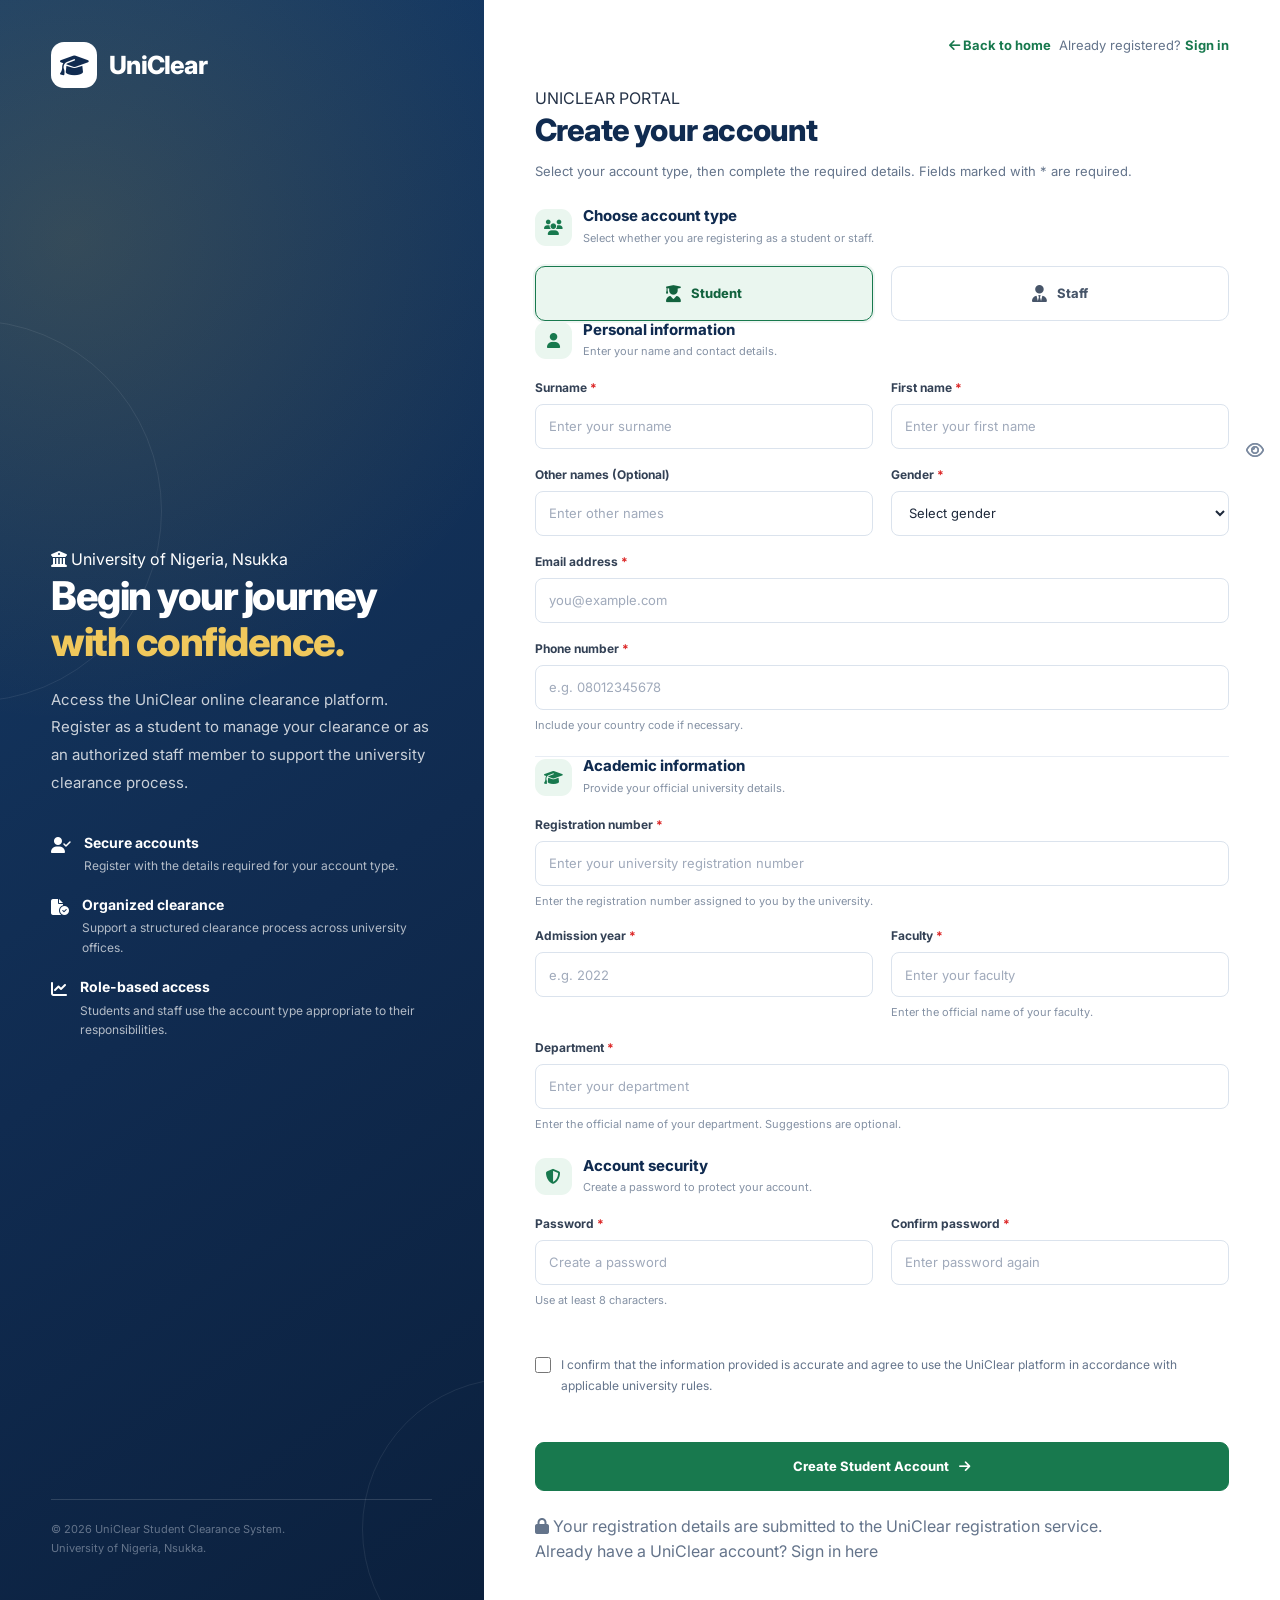
<file: register.html>
<!doctype html>
<html lang="en">
  <head>
    <meta charset="UTF-8" />
    <meta name="viewport" content="width=device-width, initial-scale=1.0" />

    <meta
      name="description"
      content="Register as a student or staff member to access the University of Nigeria, Nsukka UniClear online clearance platform."
    />

    <meta name="theme-color" content="#102b50" />

    <title>Registration | UniClear</title>

    <!-- Google Fonts -->
    <link rel="preconnect" href="https://fonts.googleapis.com" />
    <link rel="preconnect" href="https://fonts.gstatic.com" crossorigin />
    <link
      href="https://fonts.googleapis.com/css2?family=Inter:wght@400;500;600;700;800&display=swap"
      rel="stylesheet"
    />

    <!-- Font Awesome icons -->
    <link
      rel="stylesheet"
      href="https://cdnjs.cloudflare.com/ajax/libs/font-awesome/6.7.2/css/all.min.css"
    />

    <!-- Existing UniClear stylesheets -->
    <link rel="stylesheet" href="css/style.css" />
    <link rel="stylesheet" href="css/auth.css" />
    <link rel="stylesheet" href="css/register.css" />
  </head>

  <body>
    <main class="register-page">
      <!-- ==========================================
           LEFT PANEL: UNICLEAR BRANDING
      =========================================== -->
      <aside class="register-brand-panel">
        <a href="index.html" class="auth-brand" aria-label="UniClear home">
          <span class="brand-icon">
            <i class="fa-solid fa-graduation-cap" aria-hidden="true"></i>
          </span>

          <span class="brand-name">Uni<span>Clear</span></span>
        </a>

        <div class="register-brand-content">
          <span class="eyebrow">
            <i class="fa-solid fa-building-columns" aria-hidden="true"></i>
            University of Nigeria, Nsukka
          </span>

          <h1>
            Begin your journey
            <span>with confidence.</span>
          </h1>

          <p>
            Access the UniClear online clearance platform. Register as a student
            to manage your clearance or as an authorized staff member to support
            the university clearance process.
          </p>

          <div class="register-benefits">
            <div class="register-benefit">
              <div class="register-benefit-icon">
                <i class="fa-solid fa-user-check" aria-hidden="true"></i>
              </div>

              <div>
                <h3>Secure accounts</h3>
                <p>Register with the details required for your account type.</p>
              </div>
            </div>

            <div class="register-benefit">
              <div class="register-benefit-icon">
                <i class="fa-solid fa-file-circle-check" aria-hidden="true"></i>
              </div>

              <div>
                <h3>Organized clearance</h3>
                <p>
                  Support a structured clearance process across university
                  offices.
                </p>
              </div>
            </div>

            <div class="register-benefit">
              <div class="register-benefit-icon">
                <i class="fa-solid fa-chart-line" aria-hidden="true"></i>
              </div>

              <div>
                <h3>Role-based access</h3>
                <p>
                  Students and staff use the account type appropriate to their
                  responsibilities.
                </p>
              </div>
            </div>
          </div>
        </div>

        <footer class="register-brand-footer">
          <p>
            &copy; <span id="registerCurrentYear">2026</span>
            UniClear Student Clearance System.
          </p>
          <p>University of Nigeria, Nsukka.</p>
        </footer>
      </aside>

      <!-- ==========================================
           RIGHT PANEL: REGISTRATION
      =========================================== -->
      <section class="register-form-panel">
        <div class="register-form-container">
          <div class="register-topbar">
            <a href="index.html" class="back-home">
              <i class="fa-solid fa-arrow-left" aria-hidden="true"></i>
              <span>Back to home</span>
            </a>

            <p class="signin-prompt">
              Already registered?
              <a href="login.html">Sign in</a>
            </p>
          </div>

          <header class="register-heading">
            <span class="step-label">UNICLEAR PORTAL</span>
            <h2>Create your account</h2>

            <p>
              Select your account type, then complete the required details.
              Fields marked with <span aria-hidden="true">*</span> are required.
            </p>
          </header>

          <!-- ======================================
               ACCOUNT TYPE SELECTOR
          ======================================= -->
          <section
            class="register-section"
            aria-labelledby="accountTypeHeading"
          >
            <div class="register-section-heading">
              <div class="register-section-icon">
                <i class="fa-solid fa-users" aria-hidden="true"></i>
              </div>

              <div>
                <h3 id="accountTypeHeading">Choose account type</h3>
                <p>Select whether you are registering as a student or staff.</p>
              </div>
            </div>

            <div
              class="register-grid"
              role="group"
              aria-label="Registration account type"
            >
              <div class="register-field">
                <button
                  type="button"
                  id="studentAccountButton"
                  class="register-submit-button"
                  aria-pressed="true"
                >
                  <i class="fa-solid fa-user-graduate" aria-hidden="true"></i>
                  Student
                </button>
              </div>

              <div class="register-field">
                <button
                  type="button"
                  id="staffAccountButton"
                  class="register-submit-button"
                  aria-pressed="false"
                >
                  <i class="fa-solid fa-user-tie" aria-hidden="true"></i>
                  Staff
                </button>
              </div>
            </div>
          </section>

          <!-- Shared registration feedback -->
          <div
            id="registerMessage"
            class="register-message"
            role="status"
            aria-live="polite"
          ></div>

          <!-- ======================================
               STUDENT REGISTRATION FORM
               Existing student fields preserved.
          ======================================= -->
          <form
            id="registerForm"
            class="register-form"
            novalidate
            data-account-type="student"
          >
            <div id="studentRegistrationFields">
              <!-- PERSONAL INFORMATION -->
              <section class="register-section">
                <div class="register-section-heading">
                  <div class="register-section-icon">
                    <i class="fa-solid fa-user" aria-hidden="true"></i>
                  </div>

                  <div>
                    <h3>Personal information</h3>
                    <p>Enter your name and contact details.</p>
                  </div>
                </div>

                <div class="register-grid">
                  <div class="register-field">
                    <label for="surname">
                      Surname <span class="required">*</span>
                    </label>

                    <input
                      type="text"
                      id="surname"
                      name="surname"
                      placeholder="Enter your surname"
                      autocomplete="family-name"
                      maxlength="100"
                      required
                    />
                  </div>

                  <div class="register-field">
                    <label for="first_name">
                      First name <span class="required">*</span>
                    </label>

                    <input
                      type="text"
                      id="first_name"
                      name="first_name"
                      placeholder="Enter your first name"
                      autocomplete="given-name"
                      maxlength="100"
                      required
                    />
                  </div>

                  <div class="register-field">
                    <label for="other_names">
                      Other names
                      <span class="optional">(Optional)</span>
                    </label>

                    <input
                      type="text"
                      id="other_names"
                      name="other_names"
                      placeholder="Enter other names"
                      autocomplete="additional-name"
                      maxlength="100"
                    />
                  </div>

                  <div class="register-field">
                    <label for="gender">
                      Gender <span class="required">*</span>
                    </label>

                    <select id="gender" name="gender" required>
                      <option value="" selected disabled>Select gender</option>
                      <option value="male">Male</option>
                      <option value="female">Female</option>
                    </select>
                  </div>

                  <div class="register-field full-width">
                    <label for="email">
                      Email address <span class="required">*</span>
                    </label>

                    <input
                      type="email"
                      id="email"
                      name="email"
                      placeholder="you@example.com"
                      autocomplete="email"
                      maxlength="254"
                      required
                    />
                  </div>

                  <div class="register-field full-width">
                    <label for="phone_number">
                      Phone number <span class="required">*</span>
                    </label>

                    <input
                      type="tel"
                      id="phone_number"
                      name="phone_number"
                      placeholder="e.g. 08012345678"
                      autocomplete="tel"
                      maxlength="20"
                      required
                    />

                    <small class="field-hint">
                      Include your country code if necessary.
                    </small>
                  </div>
                </div>
              </section>

              <!-- STUDENT ACADEMIC INFORMATION -->
              <section class="register-section">
                <div class="register-section-heading">
                  <div class="register-section-icon">
                    <i
                      class="fa-solid fa-graduation-cap"
                      aria-hidden="true"
                    ></i>
                  </div>

                  <div>
                    <h3>Academic information</h3>
                    <p>Provide your official university details.</p>
                  </div>
                </div>

                <div class="register-grid">
                  <div class="register-field full-width">
                    <label for="reg_no">
                      Registration number <span class="required">*</span>
                    </label>

                    <input
                      type="text"
                      id="reg_no"
                      name="reg_no"
                      placeholder="Enter your university registration number"
                      autocomplete="off"
                      maxlength="100"
                      required
                    />

                    <small class="field-hint">
                      Enter the registration number assigned to you by the
                      university.
                    </small>
                  </div>

                  <div class="register-field">
                    <label for="admission_year">
                      Admission year <span class="required">*</span>
                    </label>

                    <input
                      type="number"
                      id="admission_year"
                      name="admission_year"
                      placeholder="e.g. 2022"
                      min="1900"
                      max="2099"
                      step="1"
                      inputmode="numeric"
                      required
                    />
                  </div>

                  <div class="register-field">
                    <label for="faculty">
                      Faculty <span class="required">*</span>
                    </label>

                    <input
                      type="text"
                      id="faculty"
                      name="faculty"
                      placeholder="Enter your faculty"
                      list="facultyOptions"
                      maxlength="150"
                      autocomplete="organization-title"
                      required
                    />

                    <datalist id="facultyOptions">
                      <option value="Physical Sciences"></option>
                      <option value="Engineering"></option>
                      <option value="Biological Sciences"></option>
                      <option value="Health Sciences and Technology"></option>
                      <option value="Social Sciences"></option>
                      <option value="Arts"></option>
                      <option value="Education"></option>
                      <option value="Agriculture"></option>
                      <option value="Law"></option>
                      <option value="Business Administration"></option>
                      <option value="Environmental Studies"></option>
                    </datalist>

                    <small class="field-hint">
                      Enter the official name of your faculty.
                    </small>
                  </div>

                  <div class="register-field full-width">
                    <label for="department">
                      Department <span class="required">*</span>
                    </label>

                    <input
                      type="text"
                      id="department"
                      name="department"
                      placeholder="Enter your department"
                      list="departmentOptions"
                      maxlength="150"
                      required
                    />

                    <datalist id="departmentOptions">
                      <option value="Computer Science"></option>
                      <option value="Mathematics"></option>
                      <option value="Statistics"></option>
                      <option value="Physics and Astronomy"></option>
                      <option value="Chemistry"></option>
                      <option value="Biochemistry"></option>
                    </datalist>

                    <small class="field-hint">
                      Enter the official name of your department. Suggestions
                      are optional.
                    </small>
                  </div>
                </div>
              </section>
            </div>

            <!-- ======================================
                 STAFF REGISTRATION FIELDS
            ======================================= -->
            <div id="staffRegistrationFields" hidden>
              <div class="register-notice" role="note">
                <i class="fa-solid fa-circle-info" aria-hidden="true"></i>

                <div>
                  <strong>Staff account registration</strong>

                  Staff registration is intended for authorized university
                  personnel. Your selected role determines the clearance stage
                  assigned by the backend. Staff onboarding must be protected by
                  administrator authorization.
                </div>
              </div>

              <!-- STAFF IDENTITY -->
              <section class="register-section">
                <div class="register-section-heading">
                  <div class="register-section-icon">
                    <i class="fa-solid fa-id-card" aria-hidden="true"></i>
                  </div>

                  <div>
                    <h3>Staff information</h3>
                    <p>
                      Enter your official staff identity and contact details.
                    </p>
                  </div>
                </div>

                <div class="register-grid">
                  <div class="register-field full-width">
                    <label for="staff_id">
                      Staff ID <span class="required">*</span>
                    </label>

                    <input
                      type="text"
                      id="staff_id"
                      name="staff_id"
                      placeholder="Enter your official staff ID"
                      autocomplete="off"
                      maxlength="100"
                      required
                      disabled
                    />
                  </div>

                  <div class="register-field">
                    <label for="staff_surname">
                      Surname <span class="required">*</span>
                    </label>

                    <input
                      type="text"
                      id="staff_surname"
                      name="surname"
                      placeholder="Enter your surname"
                      autocomplete="family-name"
                      maxlength="100"
                      required
                      disabled
                    />
                  </div>

                  <div class="register-field">
                    <label for="staff_first_name">
                      First name <span class="required">*</span>
                    </label>

                    <input
                      type="text"
                      id="staff_first_name"
                      name="first_name"
                      placeholder="Enter your first name"
                      autocomplete="given-name"
                      maxlength="100"
                      required
                      disabled
                    />
                  </div>

                  <div class="register-field">
                    <label for="staff_other_names">
                      Other names <span class="optional">(Optional)</span>
                    </label>

                    <input
                      type="text"
                      id="staff_other_names"
                      name="other_names"
                      placeholder="Enter other names"
                      autocomplete="additional-name"
                      maxlength="100"
                      disabled
                    />
                  </div>

                  <div class="register-field">
                    <label for="staff_email">
                      Official email address <span class="required">*</span>
                    </label>

                    <input
                      type="email"
                      id="staff_email"
                      name="email"
                      placeholder="staff@example.com"
                      autocomplete="email"
                      maxlength="254"
                      required
                      disabled
                    />
                  </div>

                  <div class="register-field">
                    <label for="staff_department">
                      Department <span class="required">*</span>
                    </label>

                    <input
                      type="text"
                      id="staff_department"
                      name="department"
                      placeholder="Enter your department"
                      maxlength="150"
                      required
                      disabled
                    />
                  </div>

                  <div class="register-field full-width">
                    <label for="staff_faculty">
                      Faculty <span class="required">*</span>
                    </label>

                    <input
                      type="text"
                      id="staff_faculty"
                      name="faculty"
                      placeholder="Enter your faculty or administrative unit"
                      maxlength="150"
                      required
                      disabled
                    />

                    <small class="field-hint">
                      If your role is based in a central office, enter the
                      applicable administrative unit according to your
                      institution's staff records.
                    </small>
                  </div>

                  <div class="register-field full-width">
                    <label for="staff_role">
                      Staff role <span class="required">*</span>
                    </label>

                    <select id="staff_role" name="role" required disabled>
                      <option value="" selected disabled>
                        Select your authorized staff role
                      </option>

                      <option value="Finance Clearance Officer">
                        Finance Clearance Officer
                      </option>

                      <option value="Department Clearance Officer">
                        Department Clearance Officer
                      </option>

                      <option value="Faculty Clearance Officer">
                        Faculty Clearance Officer
                      </option>

                      <option value="Library Clearance Officer">
                        Library Clearance Officer
                      </option>

                      <option value="Health Clearance Officer">
                        Health Clearance Officer
                      </option>

                      <option value="Student Affairs Clearance Officer">
                        Student Affairs Clearance Officer
                      </option>

                      <option value="Final Clearance Officer">
                        Final Clearance Officer
                      </option>
                    </select>

                    <small class="field-hint">
                      Choose only the role authorized for your staff account.
                      The clearance stage is assigned by the backend.
                    </small>
                  </div>
                </div>
              </section>
            </div>

            <!-- ======================================
                 ACCOUNT SECURITY
            ======================================= -->
            <section class="register-section">
              <div class="register-section-heading">
                <div class="register-section-icon">
                  <i class="fa-solid fa-shield-halved" aria-hidden="true"></i>
                </div>

                <div>
                  <h3>Account security</h3>
                  <p>Create a password to protect your account.</p>
                </div>
              </div>

              <div class="register-grid">
                <div class="register-field">
                  <label for="password">
                    Password <span class="required">*</span>
                  </label>

                  <div class="register-password-wrap">
                    <input
                      type="password"
                      id="password"
                      name="password"
                      placeholder="Create a password"
                      autocomplete="new-password"
                      minlength="8"
                      maxlength="128"
                      required
                    />

                    <button
                      type="button"
                      class="password-toggle"
                      data-password-target="password"
                      aria-label="Show password"
                      title="Show password"
                    >
                      <i class="fa-regular fa-eye" aria-hidden="true"></i>
                    </button>
                  </div>

                  <small class="field-hint">Use at least 8 characters.</small>
                </div>

                <div class="register-field">
                  <label for="confirm_password">
                    Confirm password <span class="required">*</span>
                  </label>

                  <div class="register-password-wrap">
                    <input
                      type="password"
                      id="confirm_password"
                      name="confirm_password"
                      placeholder="Enter password again"
                      autocomplete="new-password"
                      minlength="8"
                      maxlength="128"
                      required
                    />

                    <button
                      type="button"
                      class="password-toggle"
                      data-password-target="confirm_password"
                      aria-label="Show password"
                      title="Show password"
                    >
                      <i class="fa-regular fa-eye" aria-hidden="true"></i>
                    </button>
                  </div>
                </div>
              </div>
            </section>

            <!-- TERMS AND CONDITIONS -->
            <div class="register-terms">
              <input
                type="checkbox"
                id="agreeTerms"
                name="agreeTerms"
                required
              />

              <label for="agreeTerms">
                I confirm that the information provided is accurate and agree to
                use the UniClear platform in accordance with applicable
                university rules.
              </label>
            </div>

            <!-- SUBMIT BUTTON -->
            <button
              type="submit"
              id="registerSubmitButton"
              class="register-submit-button"
            >
              <span class="button-spinner" aria-hidden="true"></span>

              <span id="registerButtonText">Create Student Account</span>

              <i class="fa-solid fa-arrow-right" aria-hidden="true"></i>
            </button>

            <p class="register-security-note">
              <i class="fa-solid fa-lock" aria-hidden="true"></i>

              Your registration details are submitted to the UniClear
              registration service.
            </p>
          </form>

          <p class="register-bottom-prompt">
            Already have a UniClear account?
            <a href="login.html">Sign in here</a>
          </p>
        </div>
      </section>
    </main>

    <!-- Keep the existing JavaScript path -->
    <script src="js/register.js"></script>
  </body>
</html>
</file>
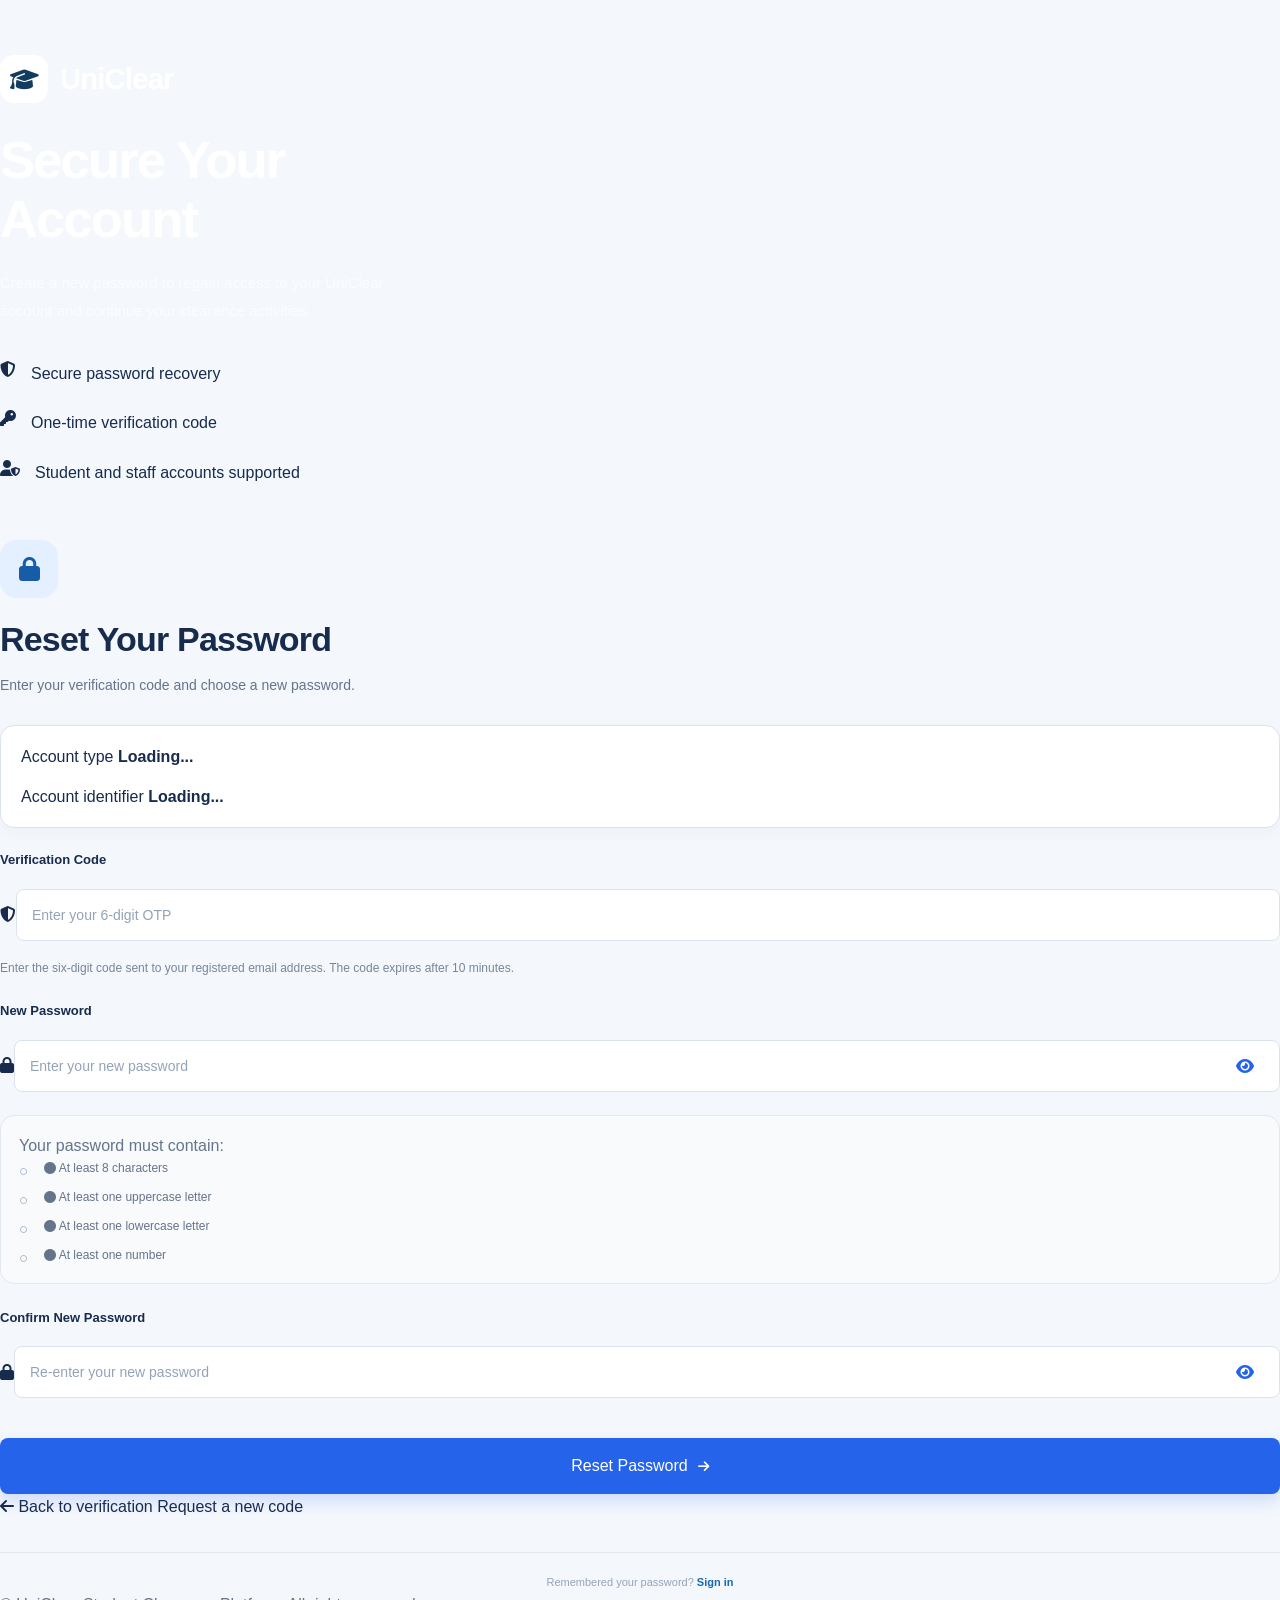
<file: reset-password.html>
<!doctype html>
<html lang="en">
  <head>
    <meta charset="UTF-8" />
    <meta name="viewport" content="width=device-width, initial-scale=1.0" />

    <meta
      name="description"
      content="Reset your UniClear Student Clearance Platform password securely."
    />

    <title>Reset Password | UniClear</title>

    <!-- Main application styles -->
    <link rel="stylesheet" href="css/style.css" />

    <!-- Authentication page styles -->
    <link rel="stylesheet" href="css/auth.css" />
    <link rel="stylesheet" href="css/verify-otp.css" />
    <link rel="stylesheet" href="css/reset-password.css" />

    <!-- Font Awesome icons, if used by the existing design -->
    <link
      rel="stylesheet"
      href="https://cdnjs.cloudflare.com/ajax/libs/font-awesome/6.5.2/css/all.min.css"
    />
  </head>

  <body class="auth-page reset-password-page">
    <!-- =====================================================
         PAGE CONTAINER
    ====================================================== -->
    <main class="auth-container">
      <!-- =================================================
             BRAND / INFORMATION SECTION
        ================================================== -->
      <section class="auth-brand-section">
        <div class="auth-brand-content">
          <div class="auth-logo">
            <i class="fas fa-graduation-cap"></i>
            <span>UniClear</span>
          </div>

          <h1>Secure Your Account</h1>

          <p>
            Create a new password to regain access to your UniClear account and
            continue your clearance activities.
          </p>

          <div class="auth-feature-list">
            <div class="auth-feature">
              <i class="fas fa-shield-alt"></i>
              <span>Secure password recovery</span>
            </div>

            <div class="auth-feature">
              <i class="fas fa-key"></i>
              <span>One-time verification code</span>
            </div>

            <div class="auth-feature">
              <i class="fas fa-user-shield"></i>
              <span>Student and staff accounts supported</span>
            </div>
          </div>
        </div>
      </section>

      <!-- =================================================
             RESET PASSWORD FORM SECTION
        ================================================== -->
      <section class="auth-form-section">
        <div class="auth-form-wrapper">
          <!-- Page heading -->
          <div class="auth-heading">
            <div class="auth-heading-icon">
              <i class="fas fa-lock"></i>
            </div>

            <h2>Reset Your Password</h2>

            <p id="resetPasswordIntro">
              Enter your verification code and choose a new password.
            </p>
          </div>

          <!-- =================================================
                     ACCOUNT INFORMATION
                ================================================== -->
          <div class="reset-account-information">
            <div class="account-information-item">
              <span class="information-label"> Account type </span>

              <strong id="resetAccountType" class="information-value">
                Loading...
              </strong>
            </div>

            <div class="account-information-item">
              <span class="information-label"> Account identifier </span>

              <strong id="resetIdentifierDisplay" class="information-value">
                Loading...
              </strong>
            </div>
          </div>

          <!-- =================================================
                     LOCKED FORM MESSAGE
                ================================================== -->
          <div
            id="resetPasswordLockedMessage"
            class="auth-message error-message"
            role="alert"
            aria-live="polite"
            hidden
          >
            Your account information is missing or invalid. Please return to the
            forgot-password page and start the process again.
          </div>

          <!-- =================================================
                     GENERAL RESPONSE MESSAGE
                ================================================== -->
          <div
            id="resetPasswordMessage"
            class="auth-message"
            role="status"
            aria-live="polite"
            hidden
          ></div>

          <!-- =================================================
                     RESET PASSWORD FORM

                     IMPORTANT:
                     The OTP and new password are submitted together
                     to the appropriate combined backend endpoint.
                     ================================================== -->
          <form id="resetPasswordForm" autocomplete="on" novalidate>
            <!-- -----------------------------------------
                         OTP INPUT
                    ------------------------------------------ -->
            <div class="form-group">
              <label for="otpCode"> Verification Code </label>

              <div class="password-input-wrapper">
                <span class="input-icon">
                  <i class="fas fa-shield-alt"></i>
                </span>

                <input
                  type="text"
                  id="otpCode"
                  name="otp"
                  placeholder="Enter your 6-digit OTP"
                  inputmode="numeric"
                  autocomplete="one-time-code"
                  pattern="[0-9]{6}"
                  minlength="6"
                  maxlength="6"
                  required
                  aria-describedby="otpHelp"
                />
              </div>

              <small id="otpHelp" class="input-help">
                Enter the six-digit code sent to your registered email address.
                The code expires after 10 minutes.
              </small>
            </div>

            <!-- -----------------------------------------
                         NEW PASSWORD
                    ------------------------------------------ -->
            <div class="form-group">
              <label for="newPassword"> New Password </label>

              <div class="password-input-wrapper">
                <span class="input-icon">
                  <i class="fas fa-lock"></i>
                </span>

                <input
                  type="password"
                  id="newPassword"
                  name="new_password"
                  placeholder="Enter your new password"
                  autocomplete="new-password"
                  minlength="8"
                  required
                  aria-describedby="passwordRequirements"
                />

                <button
                  type="button"
                  class="password-toggle"
                  data-password-target="newPassword"
                  aria-label="Show new password"
                  aria-pressed="false"
                >
                  <i class="fas fa-eye"></i>
                </button>
              </div>
            </div>

            <!-- -----------------------------------------
                         PASSWORD REQUIREMENTS
                    ------------------------------------------ -->
            <div id="passwordRequirements" class="password-requirements">
              <p class="requirements-heading">Your password must contain:</p>

              <ul>
                <li id="requirementLength">
                  <i class="fas fa-circle"></i>
                  At least 8 characters
                </li>

                <li id="requirementUppercase">
                  <i class="fas fa-circle"></i>
                  At least one uppercase letter
                </li>

                <li id="requirementLowercase">
                  <i class="fas fa-circle"></i>
                  At least one lowercase letter
                </li>

                <li id="requirementNumber">
                  <i class="fas fa-circle"></i>
                  At least one number
                </li>
              </ul>
            </div>

            <!-- -----------------------------------------
                         CONFIRM NEW PASSWORD
                    ------------------------------------------ -->
            <div class="form-group">
              <label for="confirmPassword"> Confirm New Password </label>

              <div class="password-input-wrapper">
                <span class="input-icon">
                  <i class="fas fa-lock"></i>
                </span>

                <input
                  type="password"
                  id="confirmPassword"
                  name="confirm_password"
                  placeholder="Re-enter your new password"
                  autocomplete="new-password"
                  minlength="8"
                  required
                  aria-describedby="passwordMatchMessage"
                />

                <button
                  type="button"
                  class="password-toggle"
                  data-password-target="confirmPassword"
                  aria-label="Show confirm password"
                  aria-pressed="false"
                >
                  <i class="fas fa-eye"></i>
                </button>
              </div>

              <small
                id="passwordMatchMessage"
                class="password-match-message"
                aria-live="polite"
              ></small>
            </div>

            <!-- -----------------------------------------
                         SUBMIT BUTTON
                    ------------------------------------------ -->
            <button
              type="submit"
              id="resetPasswordButton"
              class="auth-submit-button"
            >
              <span id="resetPasswordButtonText"> Reset Password </span>

              <i id="resetPasswordButtonIcon" class="fas fa-arrow-right"></i>
            </button>

            <!-- -----------------------------------------
                         BACK TO OTP / FORGOT PASSWORD
                    ------------------------------------------ -->
            <div class="auth-secondary-links">
              <a href="verify-otp.html" id="backToOtpLink">
                <i class="fas fa-arrow-left"></i>
                Back to verification
              </a>

              <a href="forgot-password.html"> Request a new code </a>
            </div>
          </form>

          <!-- =================================================
                     LOGIN LINK
                ================================================== -->
          <div class="auth-footer">
            <p>
              Remembered your password?

              <a href="login.html" id="resetLoginLink"> Sign in </a>
            </p>
          </div>

          <!-- =================================================
                     COPYRIGHT
                ================================================== -->
          <div class="auth-copyright">
            <p>
              &copy; <span id="resetPasswordCurrentYear"></span>
              UniClear Student Clearance Platform. All rights reserved.
            </p>
          </div>
        </div>
      </section>
    </main>

    <!-- =====================================================
         RESET PASSWORD JAVASCRIPT
    ====================================================== -->
    <script src="js/reset-password.js"></script>
  </body>
</html>
</file>
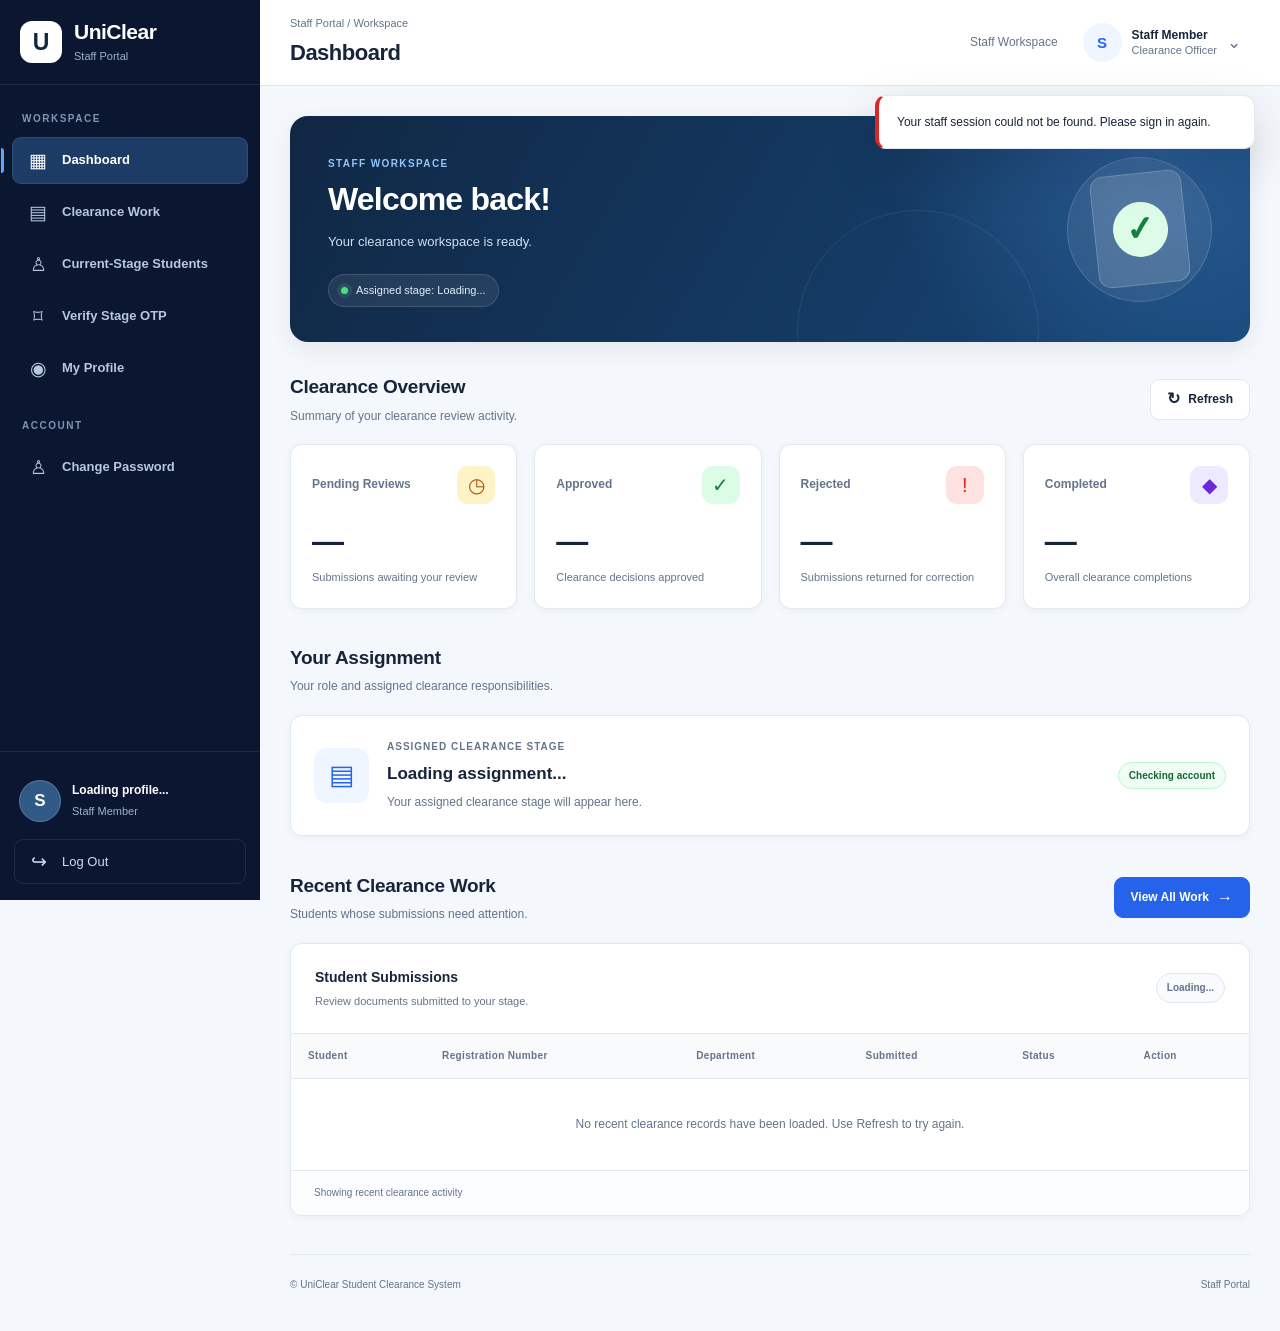
<file: staff-dashboard.html>
<!doctype html>
<html lang="en">
  <head>
    <meta charset="UTF-8" />
    <meta name="viewport" content="width=device-width, initial-scale=1.0" />

    <meta
      name="description"
      content="UniClear Staff Clearance Dashboard for managing student clearance reviews."
    />

    <title>Staff Dashboard | UniClear</title>

    <!-- Staff Dashboard Stylesheet -->
    <link rel="stylesheet" href="css/staff-dashboard.css" />
  </head>

  <body>
    <div class="dashboard-layout">
      <!-- ==========================================
           SIDEBAR NAVIGATION
      =========================================== -->
      <aside class="sidebar" id="sidebar">
        <div class="sidebar-brand">
          <div class="brand-logo">U</div>

          <div class="brand-details">
            <h2>UniClear</h2>
            <p>Staff Portal</p>
          </div>

          <button
            type="button"
            class="sidebar-close"
            id="closeSidebarBtn"
            aria-label="Close navigation"
          >
            &times;
          </button>
        </div>

        <div class="sidebar-section-label">WORKSPACE</div>

        <nav class="sidebar-navigation" aria-label="Staff navigation">
          <a href="#dashboard" class="nav-link active" data-section="dashboard">
            <span class="nav-icon">▦</span>
            <span>Dashboard</span>
          </a>

          <a
            href="#clearance-work"
            class="nav-link"
            data-section="clearance-work"
          >
            <span class="nav-icon">▤</span>
            <span>Clearance Work</span>
            <span class="nav-badge" id="pendingNavCount" hidden>0</span>
          </a>

          <!-- NEW: Direct link to the Current-Stage Students page.
               Do not add data-section here because this link must
               navigate to a separate HTML page. -->
          <a href="current-stage-students.html" class="nav-link">
            <span class="nav-icon">♙</span>
            <span>Current-Stage Students</span>
          </a>

          <a href="#stage-otp" class="nav-link" data-section="stage-otp">
            <span class="nav-icon">⌑</span>
            <span>Verify Stage OTP</span>
          </a>

          <a
            href="#staff-profile"
            class="nav-link"
            data-section="staff-profile"
          >
            <span class="nav-icon">◉</span>
            <span>My Profile</span>
          </a>
        </nav>

        <div class="sidebar-section-label">ACCOUNT</div>

        <nav class="sidebar-navigation" aria-label="Account navigation">
          <a
            href="#change-password"
            class="nav-link"
            data-section="change-password"
          >
            <span class="nav-icon">♙</span>
            <span>Change Password</span>
          </a>
        </nav>

        <div class="sidebar-bottom">
          <div class="sidebar-user">
            <div class="avatar" id="sidebarAvatar">S</div>

            <div class="sidebar-user-details">
              <strong id="sidebarStaffName">Loading profile...</strong>
              <span id="sidebarStaffRole">Staff Member</span>
            </div>
          </div>

          <button type="button" class="logout-button" id="logoutBtn">
            <span class="nav-icon">↪</span>
            <span>Log Out</span>
          </button>
        </div>
      </aside>

      <!-- Mobile Sidebar Overlay -->
      <div class="sidebar-overlay" id="sidebarOverlay" hidden></div>

      <!-- ==========================================
           MAIN CONTENT
      =========================================== -->
      <main class="main-content">
        <!-- Top Header -->
        <header class="topbar">
          <div class="topbar-left">
            <button
              type="button"
              class="menu-toggle"
              id="menuToggleBtn"
              aria-label="Open navigation"
            >
              ☰
            </button>

            <div>
              <p class="breadcrumb">Staff Portal / Workspace</p>
              <h1 id="pageTitle">Dashboard</h1>
            </div>
          </div>

          <div class="topbar-right">
            <div class="topbar-date" id="currentDate">Staff Workspace</div>

            <button
              type="button"
              class="profile-button"
              id="topbarProfileBtn"
              aria-label="View staff profile"
            >
              <span class="avatar avatar-small" id="topbarAvatar">S</span>

              <span class="profile-button-details">
                <strong id="topbarStaffName">Staff Member</strong>
                <small id="topbarStaffRole">Clearance Officer</small>
              </span>

              <span class="dropdown-arrow">⌄</span>
            </button>
          </div>
        </header>

        <!-- Page Content -->
        <div class="content-wrapper">
          <!-- ======================================
               DASHBOARD SECTION
          ======================================= -->
          <section
            class="dashboard-section"
            id="dashboard"
            data-page-title="Dashboard"
          >
            <!-- Welcome Banner -->
            <div class="welcome-banner">
              <div class="welcome-text">
                <span class="eyebrow">STAFF WORKSPACE</span>

                <h2 id="welcomeHeading">Welcome back!</h2>

                <p id="welcomeMessage">Your clearance workspace is ready.</p>

                <div class="welcome-meta">
                  <span class="status-indicator"></span>
                  <span id="welcomeStage">Assigned stage: Loading...</span>
                </div>
              </div>

              <div class="welcome-illustration" aria-hidden="true">
                <div class="illustration-circle">
                  <span class="illustration-document">✓</span>
                </div>
              </div>
            </div>

            <!-- Password Change Warning -->
            <div
              class="notice notice-warning"
              id="passwordChangeNotice"
              hidden
              role="status"
            >
              <div class="notice-icon">!</div>

              <div class="notice-content">
                <strong>Password update required</strong>

                <p>
                  Please change your password before continuing with your staff
                  activities.
                </p>
              </div>

              <button
                type="button"
                class="button button-secondary button-small"
                data-open-section="change-password"
              >
                Change Password
              </button>
            </div>

            <!-- Dashboard Statistics -->
            <div class="section-heading">
              <div>
                <h2>Clearance Overview</h2>
                <p>Summary of your clearance review activity.</p>
              </div>

              <button
                type="button"
                class="button button-secondary"
                id="refreshDashboardBtn"
              >
                <span class="button-icon">↻</span>
                Refresh
              </button>
            </div>

            <div class="stats-grid">
              <article class="stat-card stat-pending">
                <div class="stat-card-top">
                  <span class="stat-label">Pending Reviews</span>
                  <span class="stat-icon">◷</span>
                </div>

                <strong class="stat-value" id="pendingReviewsCount"> — </strong>

                <p>Submissions awaiting your review</p>
              </article>

              <article class="stat-card stat-approved">
                <div class="stat-card-top">
                  <span class="stat-label">Approved</span>
                  <span class="stat-icon">✓</span>
                </div>

                <strong class="stat-value" id="approvedReviewsCount">
                  —
                </strong>

                <p>Clearance decisions approved</p>
              </article>

              <article class="stat-card stat-rejected">
                <div class="stat-card-top">
                  <span class="stat-label">Rejected</span>
                  <span class="stat-icon">!</span>
                </div>

                <strong class="stat-value" id="rejectedReviewsCount">
                  —
                </strong>

                <p>Submissions returned for correction</p>
              </article>

              <article class="stat-card stat-completed">
                <div class="stat-card-top">
                  <span class="stat-label">Completed</span>
                  <span class="stat-icon">◆</span>
                </div>

                <strong class="stat-value" id="completedClearancesCount">
                  —
                </strong>

                <p>Overall clearance completions</p>
              </article>
            </div>

            <!-- Staff Assignment -->
            <div class="section-heading assignment-heading">
              <div>
                <h2>Your Assignment</h2>
                <p>Your role and assigned clearance responsibilities.</p>
              </div>
            </div>

            <article class="assignment-card">
              <div class="assignment-icon">▤</div>

              <div class="assignment-details">
                <span class="muted-label"> ASSIGNED CLEARANCE STAGE </span>

                <h3 id="assignedStageName">Loading assignment...</h3>

                <p id="assignedStageDescription">
                  Your assigned clearance stage will appear here.
                </p>
              </div>

              <div class="assignment-status">
                <span class="status-pill status-active" id="accountStatusBadge">
                  Checking account
                </span>
              </div>
            </article>

            <!-- Recent Clearance Work -->
            <div class="section-heading recent-work-heading">
              <div>
                <h2>Recent Clearance Work</h2>
                <p>Students whose submissions need attention.</p>
              </div>

              <button
                type="button"
                class="button button-primary"
                data-open-section="clearance-work"
              >
                View All Work
                <span class="button-icon">→</span>
              </button>
            </div>

            <div class="table-card">
              <div class="table-toolbar">
                <div>
                  <h3>Student Submissions</h3>
                  <p>Review documents submitted to your stage.</p>
                </div>

                <span class="table-count" id="recentWorkCount">
                  Loading...
                </span>
              </div>

              <div class="table-responsive">
                <table>
                  <thead>
                    <tr>
                      <th>Student</th>
                      <th>Registration Number</th>
                      <th>Department</th>
                      <th>Submitted</th>
                      <th>Status</th>
                      <th>Action</th>
                    </tr>
                  </thead>

                  <tbody id="recentClearanceTableBody">
                    <tr>
                      <td colspan="6" class="table-empty">
                        No recent clearance records have been loaded. Use
                        Refresh to try again.
                      </td>
                    </tr>
                  </tbody>
                </table>
              </div>

              <div class="table-footer" id="recentWorkFooter">
                <span>Showing recent clearance activity</span>
              </div>
            </div>
          </section>

          <!-- ======================================
               CLEARANCE WORK SECTION
          ======================================= -->
          <section
            class="dashboard-section"
            id="clearance-work"
            data-page-title="Clearance Work"
            hidden
          >
            <div class="page-intro">
              <div>
                <span class="eyebrow">STAGE MANAGEMENT</span>

                <h2>Clearance Work</h2>

                <p>
                  Review student submissions assigned to your clearance stage.
                </p>
              </div>

              <!-- NEW: Open the separate Current-Stage Students page -->
              <div class="clearance-work-page-actions">
                <a
                  href="current-stage-students.html"
                  class="button button-primary"
                >
                  <span class="button-icon">♙</span>
                  View Current-Stage Students
                  <span class="button-icon">→</span>
                </a>

                <button
                  type="button"
                  class="button button-secondary"
                  id="refreshClearanceWorkBtn"
                >
                  <span class="button-icon">↻</span>
                  Refresh Records
                </button>
              </div>
            </div>

            <!-- Work Filters -->
            <div class="filter-card">
              <div class="filter-field">
                <label for="clearanceSearch">Search Students</label>

                <input
                  type="search"
                  id="clearanceSearch"
                  placeholder="Search name or registration number"
                />
              </div>

              <div class="filter-field">
                <label for="clearanceStatusFilter">Status</label>

                <select id="clearanceStatusFilter">
                  <option value="all">All statuses</option>
                  <option value="under_review">Under review</option>
                  <option value="approved">Approved</option>
                  <option value="rejected">Rejected</option>
                </select>
              </div>
            </div>

            <div
              class="notice notice-info"
              id="clearanceWorkInfo"
              role="status"
            >
              This list displays student submissions associated with your
              assigned clearance stage.
            </div>

            <div class="table-card">
              <div class="table-toolbar">
                <div>
                  <h3>Assigned Student Submissions</h3>

                  <p>
                    Only work permitted for your assigned stage should be
                    available for review.
                  </p>
                </div>

                <span class="table-count" id="clearanceWorkCount">
                  0 records
                </span>
              </div>

              <div class="table-responsive">
                <table>
                  <thead>
                    <tr>
                      <th>Student Name</th>
                      <th>Registration Number</th>
                      <th>Department</th>
                      <th>Document</th>
                      <th>Submitted At</th>
                      <th>Status</th>
                      <th>Action</th>
                    </tr>
                  </thead>

                  <tbody id="clearanceWorkTableBody">
                    <tr>
                      <td colspan="7" class="table-empty">
                        No records loaded yet.
                      </td>
                    </tr>
                  </tbody>
                </table>
              </div>
            </div>
          </section>

          <!-- ======================================
               VERIFY STAGE OTP SECTION
          ======================================= -->
          <section
            class="dashboard-section"
            id="stage-otp"
            data-page-title="Verify Stage OTP"
            hidden
          >
            <div class="page-intro">
              <div>
                <span class="eyebrow">CLEARANCE PROGRESSION</span>

                <h2>Verify Stage OTP</h2>

                <p>
                  Verify a stage-transfer OTP to advance a student's clearance
                  to the next stage.
                </p>
              </div>
            </div>

            <div class="otp-layout">
              <article class="information-card">
                <div class="large-icon">⌑</div>

                <h3>Stage Verification</h3>

                <p>
                  When a clearance stage is approved, the student receives an
                  OTP for the next stage. The officer assigned to that next
                  stage verifies the OTP.
                </p>

                <ul class="information-list">
                  <li>Confirm the student's registration number.</li>
                  <li>Enter the OTP supplied for the stage transfer.</li>
                  <li>Submit the code for backend verification.</li>
                  <li>Review the server's result before proceeding.</li>
                </ul>
              </article>

              <article class="form-card">
                <div class="form-card-heading">
                  <h3>Verify Student OTP</h3>
                  <p>Enter the student's details and stage OTP.</p>
                </div>

                <div
                  class="notice"
                  id="stageOtpMessage"
                  role="status"
                  hidden
                ></div>

                <form id="stageOtpForm" novalidate>
                  <div class="form-field">
                    <label for="stageOtpRegNo">
                      Student Registration Number
                    </label>

                    <input
                      type="text"
                      id="stageOtpRegNo"
                      name="reg_no"
                      placeholder="Enter registration number"
                      required
                    />
                  </div>

                  <div class="form-field">
                    <label for="stageOtpCode">Stage OTP</label>

                    <input
                      type="text"
                      id="stageOtpCode"
                      name="otp"
                      inputmode="numeric"
                      autocomplete="one-time-code"
                      placeholder="Enter stage OTP"
                      required
                    />

                    <small>
                      Enter the code provided for the student's clearance stage
                      transfer.
                    </small>
                  </div>

                  <button
                    type="submit"
                    class="button button-primary button-full"
                    id="verifyStageOtpBtn"
                  >
                    Verify Stage OTP
                  </button>
                </form>
              </article>
            </div>
          </section>

          <!-- ======================================
               STAFF PROFILE SECTION
          ======================================= -->
          <section
            class="dashboard-section"
            id="staff-profile"
            data-page-title="My Profile"
            hidden
          >
            <div class="page-intro">
              <div>
                <span class="eyebrow">ACCOUNT INFORMATION</span>

                <h2>My Staff Profile</h2>

                <p>View your registered identity and clearance assignment.</p>
              </div>

              <button
                type="button"
                class="button button-secondary"
                id="refreshProfileBtn"
              >
                <span class="button-icon">↻</span>
                Refresh Profile
              </button>
            </div>

            <article class="profile-card">
              <div class="profile-banner"></div>

              <div class="profile-main">
                <div class="profile-avatar" id="profileAvatar">S</div>

                <div class="profile-heading">
                  <h3 id="profileFullName">Loading staff profile...</h3>

                  <p id="profileRole">Clearance Officer</p>

                  <span
                    class="status-pill status-active"
                    id="profileAccountStatus"
                  >
                    Checking account
                  </span>
                </div>
              </div>

              <div class="profile-details-grid">
                <div class="profile-detail">
                  <span>Staff ID</span>
                  <strong id="profileStaffId">—</strong>
                </div>

                <div class="profile-detail">
                  <span>Email Address</span>
                  <strong id="profileEmail">—</strong>
                </div>

                <div class="profile-detail">
                  <span>Department</span>
                  <strong id="profileDepartment">—</strong>
                </div>

                <div class="profile-detail">
                  <span>Faculty</span>
                  <strong id="profileFaculty">—</strong>
                </div>

                <div class="profile-detail">
                  <span>Assigned Stage</span>
                  <strong id="profileAssignedStage">—</strong>
                </div>

                <div class="profile-detail">
                  <span>Account Type</span>
                  <strong>Staff</strong>
                </div>
              </div>
            </article>
          </section>

          <!-- ======================================
               CHANGE PASSWORD SECTION
          ======================================= -->
          <section
            class="dashboard-section"
            id="change-password"
            data-page-title="Change Password"
            hidden
          >
            <div class="page-intro">
              <div>
                <span class="eyebrow">ACCOUNT SECURITY</span>

                <h2>Change Password</h2>

                <p>Update your staff account password securely.</p>
              </div>
            </div>

            <article class="form-card password-form-card">
              <div class="form-card-heading">
                <h3>Update Your Password</h3>

                <p>Enter your current password and choose a new one.</p>
              </div>

              <div
                class="notice"
                id="changePasswordMessage"
                role="status"
                hidden
              ></div>

              <form id="changePasswordForm" novalidate>
                <!-- Current Password -->
                <div class="form-field password-field">
                  <label for="currentPassword">Current Password</label>

                  <div class="password-input-wrapper">
                    <input
                      type="password"
                      id="currentPassword"
                      name="current_password"
                      autocomplete="current-password"
                      placeholder="Enter current password"
                      required
                    />

                    <button
                      type="button"
                      class="password-toggle"
                      id="toggleCurrentPassword"
                      aria-label="Show current password"
                      aria-controls="currentPassword"
                      aria-pressed="false"
                    >
                      <svg
                        class="password-eye-icon"
                        viewBox="0 0 24 24"
                        width="20"
                        height="20"
                        fill="none"
                        stroke="currentColor"
                        stroke-width="1.8"
                        stroke-linecap="round"
                        stroke-linejoin="round"
                        aria-hidden="true"
                      >
                        <path
                          d="M2 12s3.6-7 10-7 10 7 10 7-3.6 7-10 7S2 12 2 12Z"
                        />
                        <circle cx="12" cy="12" r="3" />
                      </svg>
                    </button>
                  </div>
                </div>

                <!-- New Password -->
                <div class="form-field password-field">
                  <label for="newPassword">New Password</label>

                  <div class="password-input-wrapper">
                    <input
                      type="password"
                      id="newPassword"
                      name="new_password"
                      autocomplete="new-password"
                      minlength="8"
                      placeholder="Enter new password"
                      required
                    />

                    <button
                      type="button"
                      class="password-toggle"
                      id="toggleNewPassword"
                      aria-label="Show new password"
                      aria-controls="newPassword"
                      aria-pressed="false"
                    >
                      <svg
                        class="password-eye-icon"
                        viewBox="0 0 24 24"
                        width="20"
                        height="20"
                        fill="none"
                        stroke="currentColor"
                        stroke-width="1.8"
                        stroke-linecap="round"
                        stroke-linejoin="round"
                        aria-hidden="true"
                      >
                        <path
                          d="M2 12s3.6-7 10-7 10 7 10 7-3.6 7-10 7S2 12 2 12Z"
                        />
                        <circle cx="12" cy="12" r="3" />
                      </svg>
                    </button>
                  </div>

                  <small>Use at least 8 characters.</small>
                </div>

                <!-- Confirm New Password -->
                <div class="form-field password-field">
                  <label for="confirmPassword">Confirm New Password</label>

                  <div class="password-input-wrapper">
                    <input
                      type="password"
                      id="confirmPassword"
                      name="confirm_password"
                      autocomplete="new-password"
                      minlength="8"
                      placeholder="Confirm new password"
                      required
                    />

                    <button
                      type="button"
                      class="password-toggle"
                      id="toggleConfirmPassword"
                      aria-label="Show confirm password"
                      aria-controls="confirmPassword"
                      aria-pressed="false"
                    >
                      <svg
                        class="password-eye-icon"
                        viewBox="0 0 24 24"
                        width="20"
                        height="20"
                        fill="none"
                        stroke="currentColor"
                        stroke-width="1.8"
                        stroke-linecap="round"
                        stroke-linejoin="round"
                        aria-hidden="true"
                      >
                        <path
                          d="M2 12s3.6-7 10-7 10 7 10 7-3.6 7-10 7S2 12 2 12Z"
                        />
                        <circle cx="12" cy="12" r="3" />
                      </svg>
                    </button>
                  </div>
                </div>

                <!-- Submit Password Change -->
                <button
                  type="submit"
                  class="button button-primary button-full"
                  id="changeStaffPasswordBtn"
                >
                  Update Password
                </button>
              </form>
            </article>
          </section>

          <!-- ======================================
               GLOBAL NOTIFICATION AREA
          ======================================= -->
          <div
            class="toast-container"
            id="toastContainer"
            aria-live="polite"
            aria-atomic="true"
          ></div>

          <!-- Footer -->
          <footer class="dashboard-footer">
            <p>
              &copy; <span id="footerYear"></span>
              UniClear Student Clearance System
            </p>

            <span>Staff Portal</span>
          </footer>
        </div>
      </main>
    </div>

    <!-- Staff Dashboard JavaScript -->
    <script src="js/staff-dashboard.js"></script>
  </body>
</html>
</file>
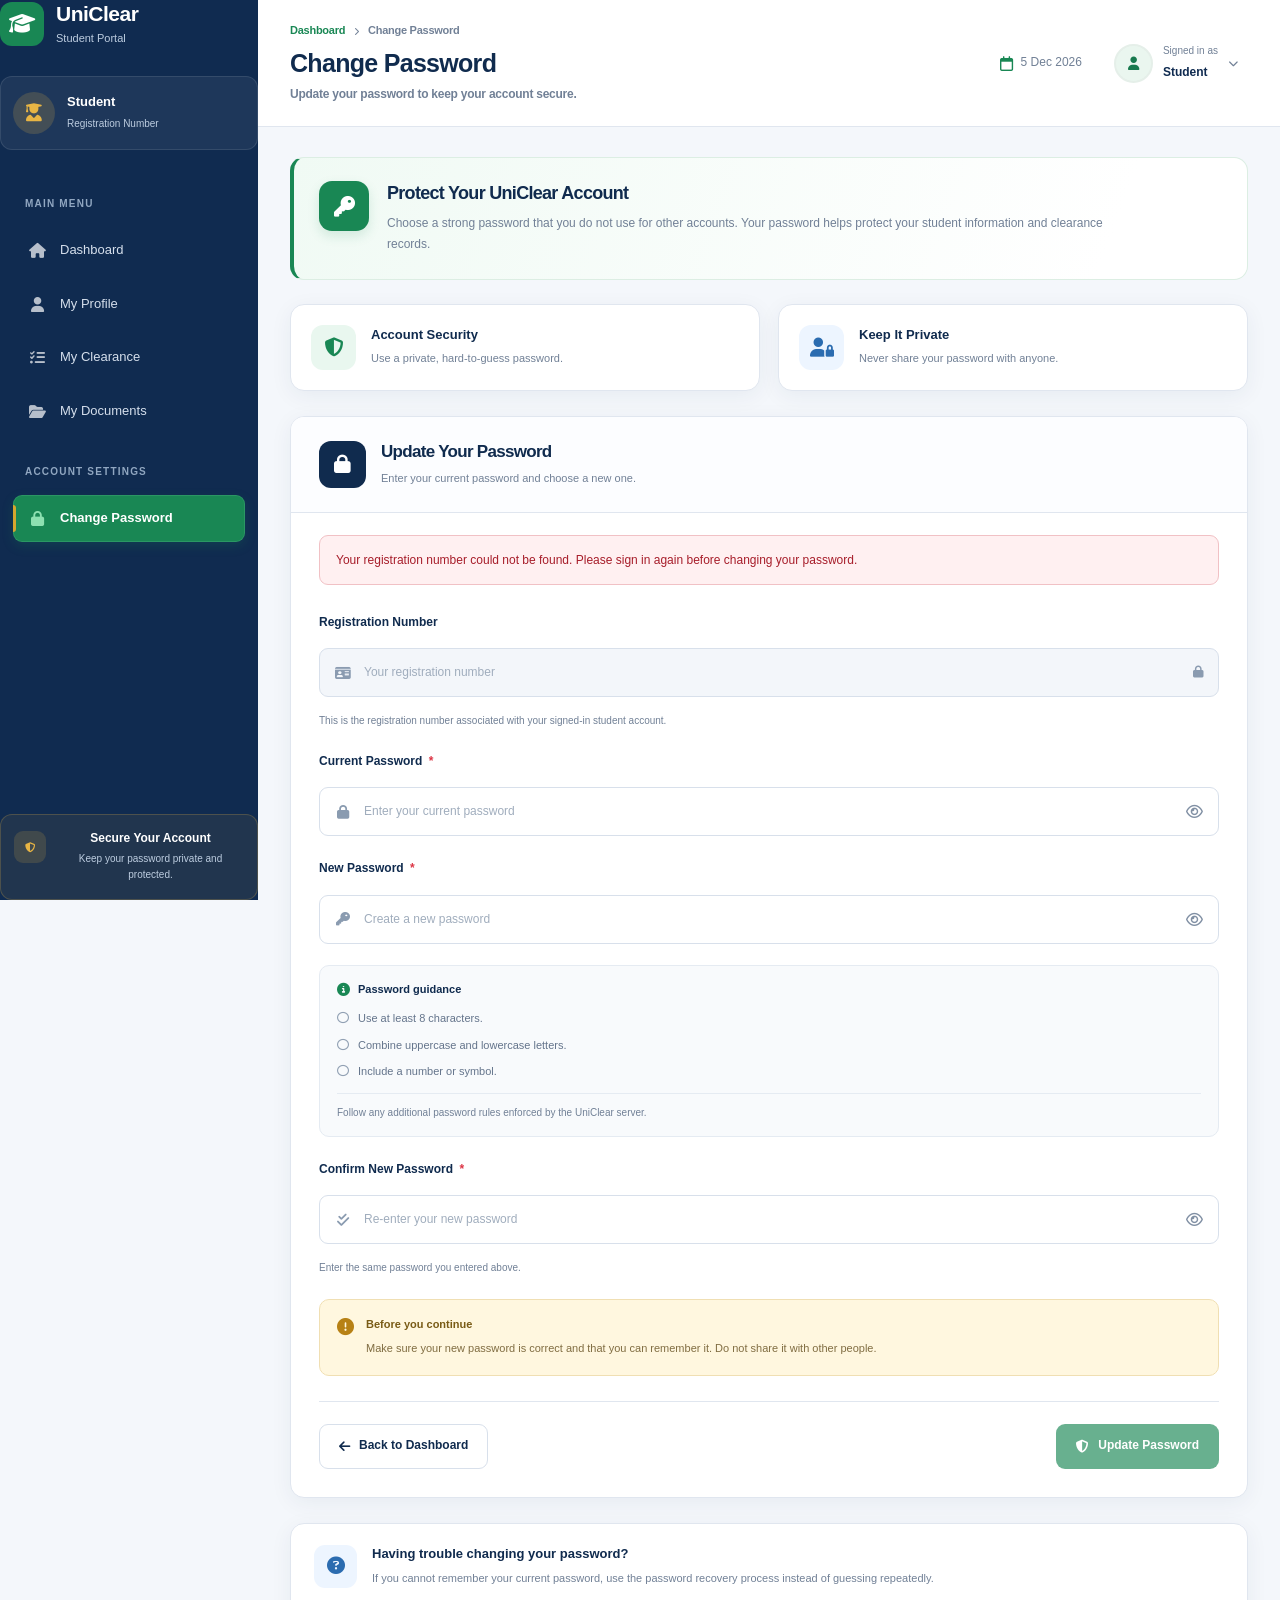
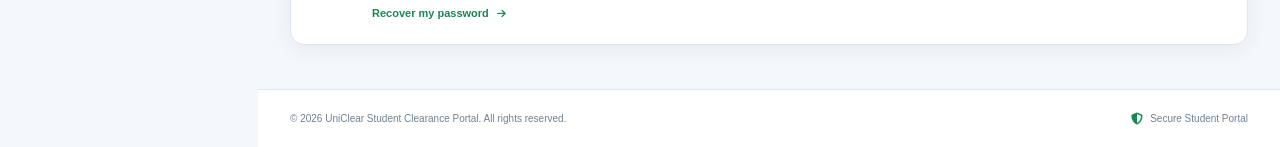
<file: student-change-password.html>
<!doctype html>
<html lang="en">
  <head>
    <!-- =========================================================
         UNICLEAR STUDENT CLEARANCE PORTAL
         STUDENT CHANGE PASSWORD PAGE

         File: Frontend/student-change-password.html

         FEATURES:
         1. Professional student portal layout.
         2. Navy sidebar and clean dashboard workspace.
         3. Change password form.
         4. Current password, new password and confirmation fields.
         5. Password visibility controls.
         6. Password requirements guidance.
         7. Responsive layout for desktop, tablet and mobile.
         8. Navigation to other student portal pages.
         9. Sidebar overlay hidden on initial page load.
    ========================================================== -->

    <meta charset="UTF-8" />
    <meta name="viewport" content="width=device-width, initial-scale=1.0" />

    <title>Change Password | UniClear</title>

    <!-- Font Awesome Icons -->
    <link
      rel="stylesheet"
      href="https://cdnjs.cloudflare.com/ajax/libs/font-awesome/6.5.2/css/all.min.css"
    />

    <!-- Shared Stylesheets -->
    <link rel="stylesheet" href="css/style.css" />
    <link rel="stylesheet" href="css/student-dashboard.css" />

    <!-- Page Stylesheet -->
    <link rel="stylesheet" href="css/student-change-password.css" />
  </head>

  <body class="student-portal change-password-page">
    <!-- =========================
         MOBILE SIDEBAR OVERLAY
         Hidden until the mobile sidebar opens.
    ========================== -->
    <div class="sidebar-overlay" id="sidebarOverlay" hidden></div>

    <!-- =========================
         STUDENT SIDEBAR
    ========================== -->
    <aside class="dashboard-sidebar" id="dashboardSidebar">
      <!-- Sidebar Brand -->
      <div class="sidebar-brand">
        <div class="brand-logo">
          <i class="fa-solid fa-graduation-cap"></i>
        </div>

        <div class="brand-text">
          <h2>UniClear</h2>
          <span>Student Portal</span>
        </div>

        <button
          type="button"
          class="sidebar-close-button"
          id="sidebarCloseButton"
          aria-label="Close navigation menu"
        >
          <i class="fa-solid fa-xmark"></i>
        </button>
      </div>

      <!-- Student Information -->
      <div class="sidebar-student-info">
        <div class="student-avatar" id="sidebarStudentAvatar">
          <i class="fa-solid fa-user-graduate"></i>
        </div>

        <div class="student-sidebar-details">
          <h3 id="sidebarStudentName">Student</h3>
          <p id="sidebarStudentRegNo">Registration Number</p>
        </div>
      </div>

      <!-- Sidebar Navigation -->
      <nav class="sidebar-navigation" aria-label="Student navigation">
        <p class="sidebar-section-title">MAIN MENU</p>

        <a href="student-dashboard.html" class="sidebar-link">
          <i class="fa-solid fa-house"></i>
          <span>Dashboard</span>
        </a>

        <a href="student-profile.html" class="sidebar-link">
          <i class="fa-solid fa-user"></i>
          <span>My Profile</span>
        </a>

        <a href="student-clearance.html" class="sidebar-link">
          <i class="fa-solid fa-list-check"></i>
          <span>My Clearance</span>
        </a>

        <a href="student-documents.html" class="sidebar-link">
          <i class="fa-solid fa-folder-open"></i>
          <span>My Documents</span>
        </a>

        <p class="sidebar-section-title">ACCOUNT SETTINGS</p>

        <a
          href="student-change-password.html"
          class="sidebar-link active"
          aria-current="page"
        >
          <i class="fa-solid fa-lock"></i>
          <span>Change Password</span>
        </a>
      </nav>

      <!-- Sidebar Footer -->
      <div class="sidebar-footer">
        <div class="sidebar-footer-icon">
          <i class="fa-solid fa-shield-halved"></i>
        </div>

        <div>
          <h4>Secure Your Account</h4>
          <p>Keep your password private and protected.</p>
        </div>
      </div>
    </aside>

    <!-- =========================
         MAIN CONTENT AREA
    ========================== -->
    <main class="dashboard-main">
      <!-- =========================
           TOPBAR
      ========================== -->
      <header class="dashboard-topbar">
        <div class="topbar-left">
          <!-- Mobile Menu Button -->
          <button
            type="button"
            class="mobile-menu-button"
            id="mobileMenuButton"
            aria-label="Open navigation menu"
            aria-controls="dashboardSidebar"
            aria-expanded="false"
          >
            <i class="fa-solid fa-bars"></i>
          </button>

          <div class="topbar-heading">
            <p class="breadcrumb">
              <a href="student-dashboard.html">Dashboard</a>
              <i class="fa-solid fa-chevron-right"></i>
              <span>Change Password</span>
            </p>

            <h1>Change Password</h1>

            <p class="topbar-subtitle">
              Update your password to keep your account secure.
            </p>
          </div>
        </div>

        <div class="topbar-right">
          <!-- Current Date -->
          <div class="topbar-date">
            <i class="fa-regular fa-calendar"></i>
            <span id="currentDate">Today</span>
          </div>

          <!-- Student Profile Link -->
          <a
            href="student-profile.html"
            class="topbar-profile"
            id="topbarProfileButton"
            aria-label="View student profile"
          >
            <div class="topbar-avatar" id="topbarAvatar">
              <i class="fa-solid fa-user"></i>
            </div>

            <div class="topbar-profile-info">
              <span class="topbar-profile-label">Signed in as</span>
              <strong id="topbarStudentName">Student</strong>
            </div>

            <i class="fa-solid fa-chevron-down profile-chevron"></i>
          </a>
        </div>
      </header>

      <!-- =========================
           PAGE CONTENT
      ========================== -->
      <section class="change-password-content">
        <!-- Welcome Section -->
        <div class="page-welcome">
          <div class="welcome-icon">
            <i class="fa-solid fa-key"></i>
          </div>

          <div class="welcome-text">
            <h2>Protect Your UniClear Account</h2>

            <p>
              Choose a strong password that you do not use for other accounts.
              Your password helps protect your student information and clearance
              records.
            </p>
          </div>
        </div>

        <!-- Security Information Cards -->
        <div class="security-info-grid">
          <div class="security-info-card">
            <div class="security-card-icon green-icon">
              <i class="fa-solid fa-shield-halved"></i>
            </div>

            <div>
              <h3>Account Security</h3>
              <p>Use a private, hard-to-guess password.</p>
            </div>
          </div>

          <div class="security-info-card">
            <div class="security-card-icon blue-icon">
              <i class="fa-solid fa-user-lock"></i>
            </div>

            <div>
              <h3>Keep It Private</h3>
              <p>Never share your password with anyone.</p>
            </div>
          </div>
        </div>

        <!-- =========================
             CHANGE PASSWORD CARD
        ========================== -->
        <div class="password-form-card">
          <!-- Form Card Header -->
          <div class="password-card-header">
            <div class="password-header-icon">
              <i class="fa-solid fa-lock"></i>
            </div>

            <div>
              <h2>Update Your Password</h2>
              <p>Enter your current password and choose a new one.</p>
            </div>
          </div>

          <!-- Success and Error Messages -->
          <div
            id="passwordMessage"
            class="password-message"
            role="status"
            aria-live="polite"
            hidden
          ></div>

          <!-- Change Password Form -->
          <form id="changePasswordForm" autocomplete="on" novalidate>
            <!-- Registration Number -->
            <div class="form-group">
              <label for="regNo"> Registration Number </label>

              <div class="input-wrapper readonly-input-wrapper">
                <span class="input-icon">
                  <i class="fa-solid fa-id-card"></i>
                </span>

                <input
                  type="text"
                  id="regNo"
                  name="reg_no"
                  placeholder="Your registration number"
                  autocomplete="username"
                  readonly
                  required
                />

                <span class="readonly-indicator">
                  <i class="fa-solid fa-lock"></i>
                </span>
              </div>

              <small class="field-help">
                This is the registration number associated with your signed-in
                student account.
              </small>
            </div>

            <!-- Current Password -->
            <div class="form-group">
              <label for="currentPassword">
                Current Password
                <span class="required-mark">*</span>
              </label>

              <div class="input-wrapper">
                <span class="input-icon">
                  <i class="fa-solid fa-lock"></i>
                </span>

                <input
                  type="password"
                  id="currentPassword"
                  name="current_password"
                  placeholder="Enter your current password"
                  autocomplete="current-password"
                  required
                />

                <button
                  type="button"
                  class="password-toggle"
                  data-target="currentPassword"
                  aria-label="Show current password"
                  aria-pressed="false"
                >
                  <i class="fa-regular fa-eye"></i>
                </button>
              </div>
            </div>

            <!-- New Password -->
            <div class="form-group">
              <label for="newPassword">
                New Password
                <span class="required-mark">*</span>
              </label>

              <div class="input-wrapper">
                <span class="input-icon">
                  <i class="fa-solid fa-key"></i>
                </span>

                <input
                  type="password"
                  id="newPassword"
                  name="new_password"
                  placeholder="Create a new password"
                  autocomplete="new-password"
                  minlength="8"
                  required
                />

                <button
                  type="button"
                  class="password-toggle"
                  data-target="newPassword"
                  aria-label="Show new password"
                  aria-pressed="false"
                >
                  <i class="fa-regular fa-eye"></i>
                </button>
              </div>

              <!-- Password Requirements -->
              <div class="password-requirements">
                <p class="requirements-heading">
                  <i class="fa-solid fa-circle-info"></i>
                  Password guidance
                </p>

                <ul>
                  <li>
                    <i class="fa-regular fa-circle"></i>
                    Use at least 8 characters.
                  </li>

                  <li>
                    <i class="fa-regular fa-circle"></i>
                    Combine uppercase and lowercase letters.
                  </li>

                  <li>
                    <i class="fa-regular fa-circle"></i>
                    Include a number or symbol.
                  </li>
                </ul>

                <p class="requirements-note">
                  Follow any additional password rules enforced by the UniClear
                  server.
                </p>
              </div>
            </div>

            <!-- Confirm New Password -->
            <div class="form-group">
              <label for="confirmPassword">
                Confirm New Password
                <span class="required-mark">*</span>
              </label>

              <div class="input-wrapper">
                <span class="input-icon">
                  <i class="fa-solid fa-check-double"></i>
                </span>

                <input
                  type="password"
                  id="confirmPassword"
                  name="confirm_password"
                  placeholder="Re-enter your new password"
                  autocomplete="new-password"
                  minlength="8"
                  required
                />

                <button
                  type="button"
                  class="password-toggle"
                  data-target="confirmPassword"
                  aria-label="Show password confirmation"
                  aria-pressed="false"
                >
                  <i class="fa-regular fa-eye"></i>
                </button>
              </div>

              <small class="field-help" id="confirmPasswordHelp">
                Enter the same password you entered above.
              </small>
            </div>

            <!-- Security Reminder -->
            <div class="password-security-notice">
              <i class="fa-solid fa-circle-exclamation"></i>

              <div>
                <strong>Before you continue</strong>

                <p>
                  Make sure your new password is correct and that you can
                  remember it. Do not share it with other people.
                </p>
              </div>
            </div>

            <!-- Form Actions -->
            <div class="password-form-actions">
              <a href="student-dashboard.html" class="btn btn-secondary">
                <i class="fa-solid fa-arrow-left"></i>
                Back to Dashboard
              </a>

              <button
                type="submit"
                class="btn btn-primary"
                id="changePasswordButton"
              >
                <i class="fa-solid fa-shield-halved"></i>
                <span>Update Password</span>
              </button>
            </div>
          </form>
        </div>

        <!-- Additional Help -->
        <div class="password-help-card">
          <div class="password-help-icon">
            <i class="fa-solid fa-circle-question"></i>
          </div>

          <div>
            <h3>Having trouble changing your password?</h3>

            <p>
              If you cannot remember your current password, use the password
              recovery process instead of guessing repeatedly.
            </p>

            <a href="forgot-password.html" class="help-link">
              Recover my password
              <i class="fa-solid fa-arrow-right"></i>
            </a>
          </div>
        </div>
      </section>

      <!-- =========================
           FOOTER
      ========================== -->
      <footer class="dashboard-footer">
        <p>
          &copy; <span id="footerYear"></span>
          UniClear Student Clearance Portal. All rights reserved.
        </p>

        <p class="footer-security">
          <i class="fa-solid fa-shield-halved"></i>
          Secure Student Portal
        </p>
      </footer>
    </main>

    <!-- Shared Navigation Script -->
    <script src="js/navigation.js"></script>

    <!-- Student Change Password Script -->
    <script src="js/student-change-password.js"></script>
  </body>
</html>
</file>
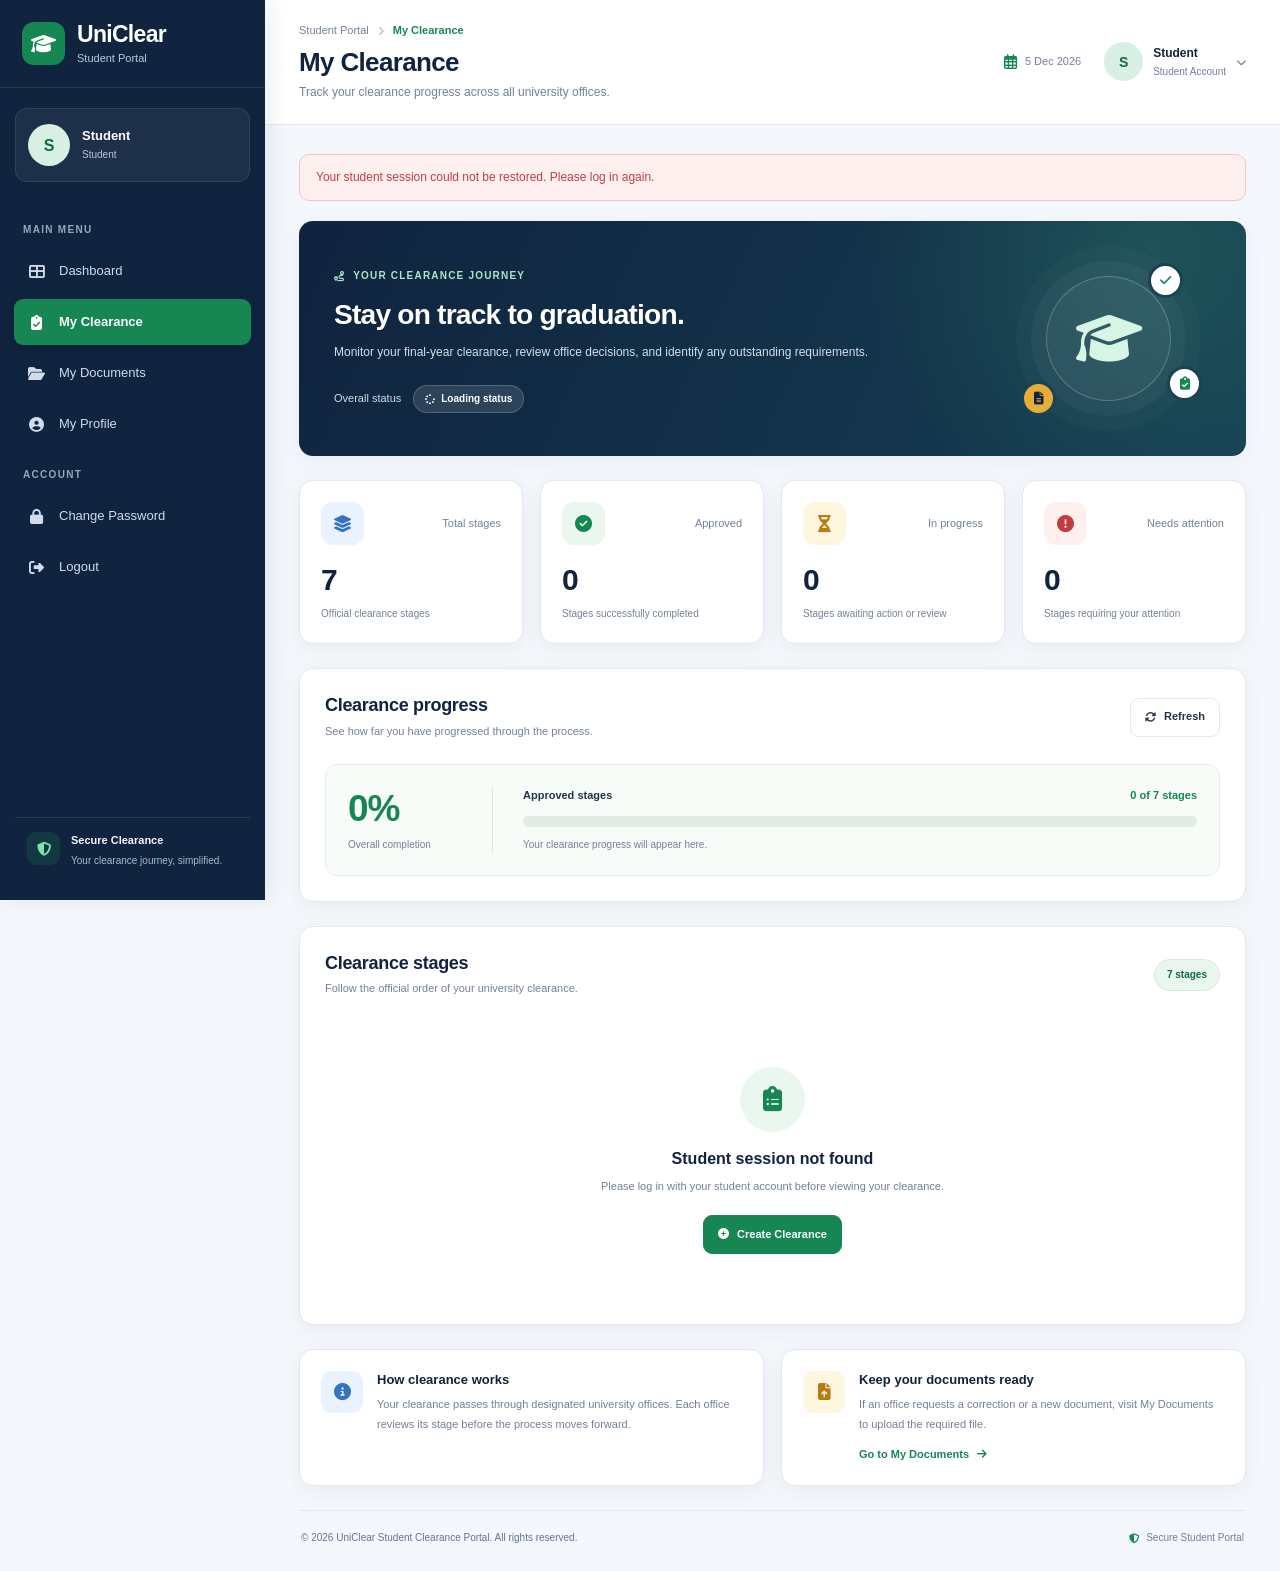
<file: student-clearance.html>
<!doctype html>
<html lang="en">
  <head>
    <meta charset="UTF-8" />
    <meta name="viewport" content="width=device-width, initial-scale=1.0" />
    <meta name="theme-color" content="#10233f" />

    <title>My Clearance | UniClear Student Portal</title>

    <link rel="stylesheet" href="css/style.css" />
    <link rel="stylesheet" href="css/student-clearance.css" />

    <link
      rel="stylesheet"
      href="https://cdnjs.cloudflare.com/ajax/libs/font-awesome/6.5.2/css/all.min.css"
    />
  </head>

  <body class="student-clearance-page">
    <!-- MOBILE SIDEBAR OVERLAY -->
    <div class="sidebar-overlay" id="sidebarOverlay"></div>

    <!-- STUDENT SIDEBAR -->
    <aside class="dashboard-sidebar" id="dashboardSidebar">
      <div class="sidebar-brand">
        <div class="brand-logo">
          <i class="fas fa-graduation-cap"></i>
        </div>

        <div class="brand-text">
          <h2>UniClear</h2>
          <span>Student Portal</span>
        </div>

        <button
          type="button"
          class="sidebar-close-button"
          id="sidebarCloseButton"
          aria-label="Close navigation menu"
        >
          <i class="fas fa-times"></i>
        </button>
      </div>

      <div class="sidebar-student-profile">
        <div class="sidebar-avatar" id="sidebarStudentAvatar">S</div>

        <div class="sidebar-student-info">
          <h3 id="sidebarStudentName">Student</h3>
          <p id="sidebarStudentRegNo">Registration Number</p>
        </div>
      </div>

      <nav class="sidebar-navigation" aria-label="Student navigation">
        <p class="sidebar-section-title">MAIN MENU</p>

        <a href="student-dashboard.html" class="sidebar-link">
          <i class="fas fa-th-large"></i>
          <span>Dashboard</span>
        </a>

        <a
          href="student-clearance.html"
          class="sidebar-link active"
          aria-current="page"
        >
          <i class="fas fa-clipboard-check"></i>
          <span>My Clearance</span>
        </a>

        <a href="student-documents.html" class="sidebar-link">
          <i class="fas fa-folder-open"></i>
          <span>My Documents</span>
        </a>

        <a href="student-profile.html" class="sidebar-link">
          <i class="fas fa-user-circle"></i>
          <span>My Profile</span>
        </a>

        <p class="sidebar-section-title">ACCOUNT</p>

        <a href="student-change-password.html" class="sidebar-link">
          <i class="fas fa-lock"></i>
          <span>Change Password</span>
        </a>

        <button
          type="button"
          class="sidebar-link sidebar-logout"
          id="logoutButton"
        >
          <i class="fas fa-sign-out-alt"></i>
          <span>Logout</span>
        </button>
      </nav>

      <div class="sidebar-footer">
        <div class="sidebar-footer-icon">
          <i class="fas fa-shield-alt"></i>
        </div>

        <div>
          <strong>Secure Clearance</strong>
          <p>Your clearance journey, simplified.</p>
        </div>
      </div>
    </aside>

    <!-- MAIN CONTENT -->
    <main class="dashboard-main">
      <!-- TOP BAR -->
      <header class="dashboard-topbar">
        <div class="topbar-left">
          <button
            type="button"
            class="mobile-menu-button"
            id="mobileMenuButton"
            aria-label="Open navigation menu"
          >
            <i class="fas fa-bars"></i>
          </button>

          <div class="page-heading">
            <div class="breadcrumb">
              <span>Student Portal</span>
              <i class="fas fa-chevron-right"></i>
              <span>My Clearance</span>
            </div>

            <h1>My Clearance</h1>

            <p>Track your clearance progress across all university offices.</p>
          </div>
        </div>

        <div class="topbar-right">
          <div class="topbar-date">
            <i class="far fa-calendar-alt"></i>
            <span id="currentDate">Loading date...</span>
          </div>

          <button
            type="button"
            class="topbar-profile-button"
            id="topbarProfileButton"
            aria-label="Open student profile"
          >
            <span class="topbar-avatar" id="topbarAvatar">S</span>

            <span class="topbar-profile-info">
              <strong id="topbarStudentName">Student</strong>
              <small>Student Account</small>
            </span>

            <i class="fas fa-chevron-down"></i>
          </button>
        </div>
      </header>

      <!-- CLEARANCE PAGE CONTENT -->
      <section class="clearance-content">
        <!-- API MESSAGE -->
        <div
          class="clearance-message"
          id="clearanceMessage"
          role="status"
          aria-live="polite"
          hidden
        ></div>

        <!-- WELCOME CARD -->
        <section class="clearance-welcome-card">
          <div class="welcome-card-content">
            <span class="welcome-eyebrow">
              <i class="fas fa-route"></i>
              YOUR CLEARANCE JOURNEY
            </span>

            <h2>Stay on track to graduation.</h2>

            <p>
              Monitor your final-year clearance, review office decisions, and
              identify any outstanding requirements.
            </p>

            <div class="overall-status-line">
              <span class="status-label">Overall status</span>

              <span
                class="status-badge status-in-progress"
                id="overallClearanceStatus"
              >
                <i class="fas fa-spinner"></i>
                Loading status
              </span>
            </div>
          </div>

          <div class="welcome-card-illustration" aria-hidden="true">
            <div class="illustration-circle">
              <i class="fas fa-graduation-cap"></i>
            </div>

            <div class="illustration-check illustration-check-one">
              <i class="fas fa-check"></i>
            </div>

            <div class="illustration-check illustration-check-two">
              <i class="fas fa-file-alt"></i>
            </div>

            <div class="illustration-check illustration-check-three">
              <i class="fas fa-clipboard-check"></i>
            </div>
          </div>
        </section>

        <!-- SUMMARY CARDS -->
        <section class="clearance-summary-grid" aria-label="Clearance summary">
          <article class="summary-card">
            <div class="summary-card-top">
              <div class="summary-icon summary-icon-blue">
                <i class="fas fa-layer-group"></i>
              </div>

              <span class="summary-card-label">Total stages</span>
            </div>

            <div class="summary-card-value" id="totalStages">7</div>

            <p class="summary-card-description">Official clearance stages</p>
          </article>

          <article class="summary-card">
            <div class="summary-card-top">
              <div class="summary-icon summary-icon-green">
                <i class="fas fa-check-circle"></i>
              </div>

              <span class="summary-card-label">Approved</span>
            </div>

            <div class="summary-card-value" id="approvedStages">0</div>

            <p class="summary-card-description">
              Stages successfully completed
            </p>
          </article>

          <article class="summary-card">
            <div class="summary-card-top">
              <div class="summary-icon summary-icon-gold">
                <i class="fas fa-hourglass-half"></i>
              </div>

              <span class="summary-card-label">In progress</span>
            </div>

            <div class="summary-card-value" id="pendingStages">0</div>

            <p class="summary-card-description">
              Stages awaiting action or review
            </p>
          </article>

          <article class="summary-card">
            <div class="summary-card-top">
              <div class="summary-icon summary-icon-red">
                <i class="fas fa-exclamation-circle"></i>
              </div>

              <span class="summary-card-label">Needs attention</span>
            </div>

            <div class="summary-card-value" id="rejectedStages">0</div>

            <p class="summary-card-description">
              Stages requiring your attention
            </p>
          </article>
        </section>

        <!-- OVERALL PROGRESS -->
        <section class="clearance-panel clearance-progress-panel">
          <div class="panel-heading">
            <div>
              <h2>Clearance progress</h2>
              <p>See how far you have progressed through the process.</p>
            </div>

            <button
              type="button"
              class="btn btn-outline"
              id="refreshClearanceButton"
            >
              <i class="fas fa-sync-alt"></i>
              <span>Refresh</span>
            </button>
          </div>

          <div class="progress-overview">
            <div class="progress-percentage-block">
              <strong id="clearanceProgressPercentage">0%</strong>
              <span>Overall completion</span>
            </div>

            <div class="progress-bar-container">
              <div class="progress-bar-heading">
                <span>Approved stages</span>
                <span id="progressStageCount">0 of 7 stages</span>
              </div>

              <div
                class="progress-track"
                id="clearanceProgressTrack"
                role="progressbar"
                aria-label="Clearance completion"
                aria-valuemin="0"
                aria-valuemax="100"
                aria-valuenow="0"
              >
                <div class="progress-fill" id="clearanceProgressFill"></div>
              </div>

              <p class="progress-help-text" id="progressHelpText">
                Your clearance progress will appear here.
              </p>
            </div>
          </div>
        </section>

        <!-- CLEARANCE STAGES -->
        <section class="clearance-panel clearance-stages-panel">
          <div class="panel-heading stages-panel-heading">
            <div>
              <h2>Clearance stages</h2>
              <p>Follow the official order of your university clearance.</p>
            </div>

            <span class="stage-count-badge" id="stageCountBadge">
              7 stages
            </span>
          </div>

          <!-- LOADING STATE -->
          <div class="clearance-loading-state" id="clearanceLoadingState">
            <div class="loading-spinner"></div>
            <p>Loading your clearance information...</p>
          </div>

          <!-- EMPTY STATE -->
          <div class="clearance-empty-state" id="clearanceEmptyState" hidden>
            <div class="empty-state-icon">
              <i class="fas fa-clipboard-list"></i>
            </div>

            <h3 id="clearanceEmptyTitle">No clearance record found</h3>

            <p id="clearanceEmptyDescription">
              Your clearance record has not been loaded yet.
            </p>

            <button
              type="button"
              class="btn btn-primary"
              id="createClearanceButton"
            >
              <i class="fas fa-plus-circle"></i>
              Create Clearance
            </button>
          </div>

          <!--
                    JavaScript will populate this container with the
                    student's actual clearance stages and statuses.
                -->
          <div
            class="clearance-stages-list"
            id="clearanceStagesList"
            hidden
          ></div>
        </section>

        <!-- REJECTED STAGES AND REQUIRED ACTIONS -->
        <section
          class="clearance-panel attention-panel"
          id="clearanceAttentionPanel"
          hidden
        >
          <div class="panel-heading">
            <div>
              <h2>
                <i class="fas fa-exclamation-triangle"></i>
                Attention required
              </h2>

              <p>
                Review rejected stages and follow the instructions provided by
                the relevant clearance office.
              </p>
            </div>
          </div>

          <div class="attention-list" id="clearanceAttentionList"></div>
        </section>

        <!-- HELPFUL INFORMATION -->
        <section class="clearance-information-grid">
          <article class="information-card">
            <div class="information-card-icon">
              <i class="fas fa-info-circle"></i>
            </div>

            <div>
              <h3>How clearance works</h3>

              <p>
                Your clearance passes through designated university offices.
                Each office reviews its stage before the process moves forward.
              </p>
            </div>
          </article>

          <article class="information-card">
            <div class="information-card-icon information-icon-gold">
              <i class="fas fa-file-upload"></i>
            </div>

            <div>
              <h3>Keep your documents ready</h3>

              <p>
                If an office requests a correction or a new document, visit My
                Documents to upload the required file.
              </p>

              <a href="student-documents.html" class="information-link">
                Go to My Documents
                <i class="fas fa-arrow-right"></i>
              </a>
            </div>
          </article>
        </section>

        <!-- FOOTER -->
        <footer class="dashboard-footer">
          <p>
            &copy; <span id="footerYear"></span>
            UniClear Student Clearance Portal. All rights reserved.
          </p>

          <span>
            <i class="fas fa-shield-alt"></i>
            Secure Student Portal
          </span>
        </footer>
      </section>
    </main>

    <!-- JAVASCRIPT -->
    <script src="js/navigation.js"></script>
    <script src="js/student-clearance.js"></script>
  </body>
</html>
</file>
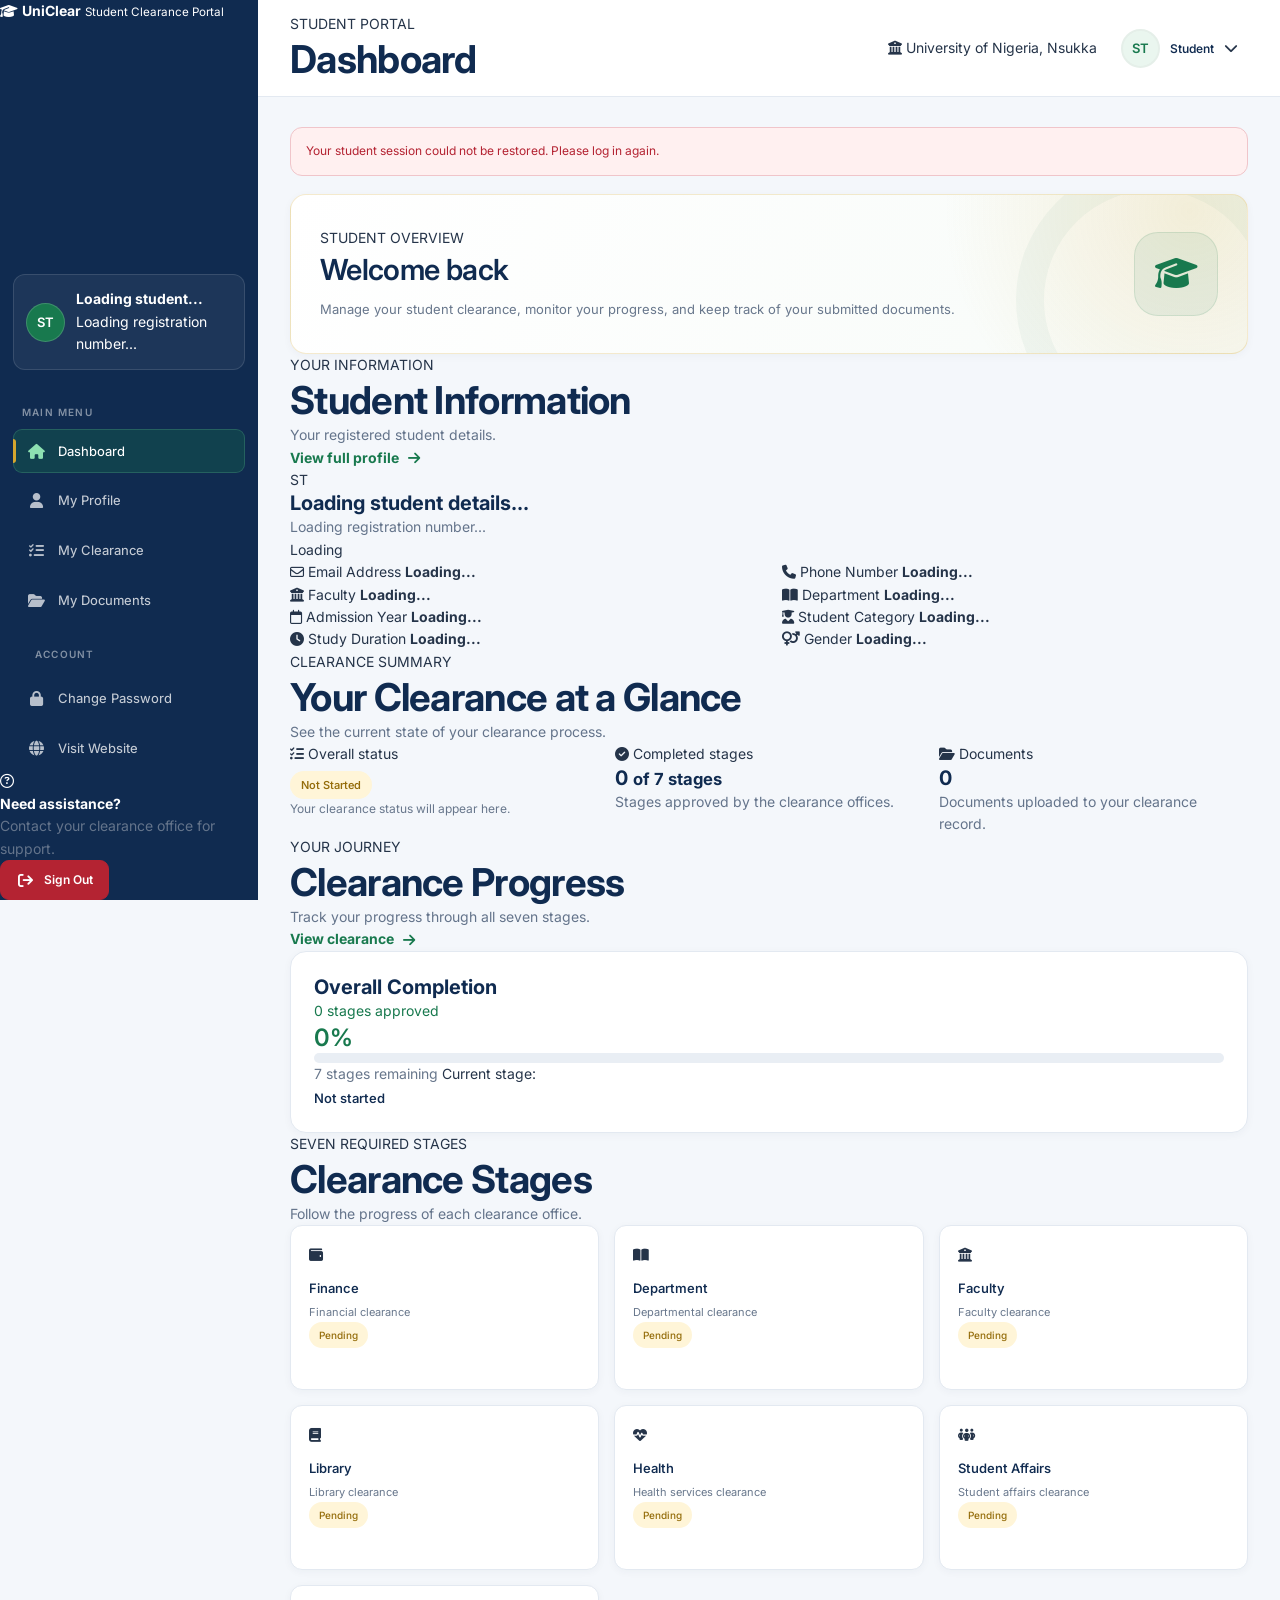
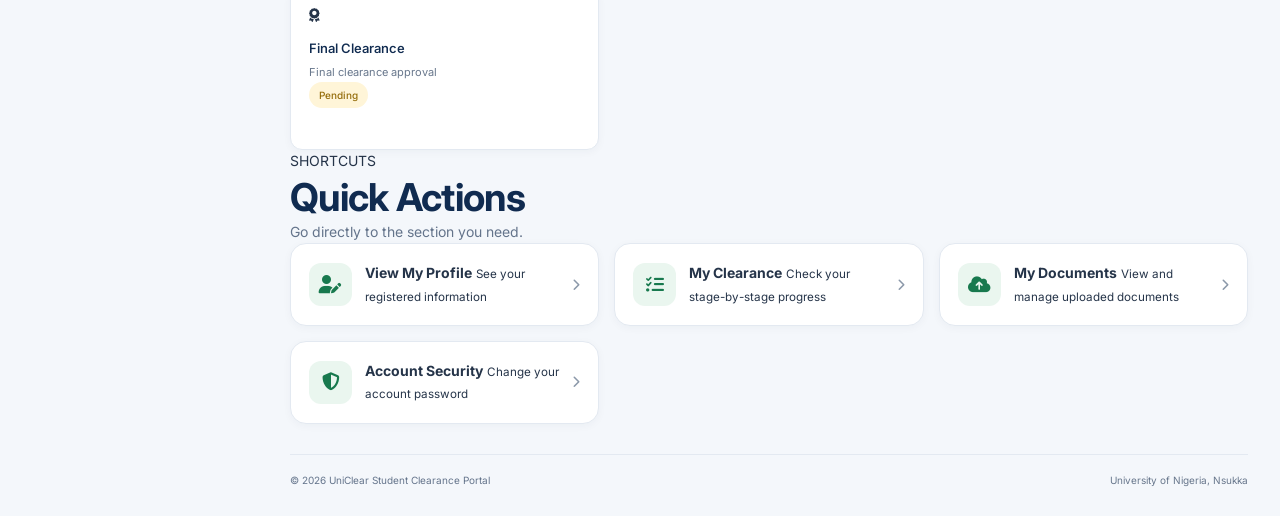
<file: student-dashboard.html>
<!doctype html>
<html lang="en">
  <head>
    <meta charset="UTF-8" />
    <meta name="viewport" content="width=device-width, initial-scale=1.0" />

    <title>Student Dashboard | UniClear</title>

    <meta
      name="description"
      content="UniClear student clearance dashboard for the University of Nigeria, Nsukka."
    />

    <link rel="preconnect" href="https://fonts.googleapis.com" />
    <link rel="preconnect" href="https://fonts.gstatic.com" crossorigin />

    <link
      href="https://fonts.googleapis.com/css2?family=Inter:wght@400;500;600;700&display=swap"
      rel="stylesheet"
    />

    <link
      rel="stylesheet"
      href="https://cdnjs.cloudflare.com/ajax/libs/font-awesome/6.7.2/css/all.min.css"
    />

    <link rel="stylesheet" href="css/style.css" />
    <link rel="stylesheet" href="css/student-dashboard.css" />

    <script src="js/student-dashboard.js" defer></script>
  </head>

  <body class="dashboard-page">
    <!-- Mobile sidebar overlay -->
    <div class="sidebar-overlay" id="sidebarOverlay" hidden></div>

    <!-- ================================================
         SIDEBAR
    ================================================= -->
    <aside class="dashboard-sidebar" id="dashboardSidebar">
      <a href="index.html" class="sidebar-brand" aria-label="UniClear home">
        <span class="brand-icon">
          <i class="fa-solid fa-graduation-cap"></i>
        </span>

        <span class="brand-text">
          <strong>UniClear</strong>
          <small>Student Clearance Portal</small>
        </span>
      </a>

      <div class="sidebar-profile">
        <div class="sidebar-avatar" id="studentAvatar">ST</div>

        <div class="sidebar-profile-details">
          <strong id="sidebarStudentName">Loading student...</strong>
          <span id="sidebarStudentRegNo">Loading registration number...</span>
        </div>
      </div>

      <div class="sidebar-section-label">MAIN MENU</div>

      <nav class="sidebar-navigation" aria-label="Student navigation">
        <a
          href="student-dashboard.html"
          class="sidebar-link active"
          aria-current="page"
        >
          <i class="fa-solid fa-house"></i>
          <span>Dashboard</span>
        </a>

        <a href="student-profile.html" class="sidebar-link">
          <i class="fa-solid fa-user"></i>
          <span>My Profile</span>
        </a>

        <a href="student-clearance.html" class="sidebar-link">
          <i class="fa-solid fa-list-check"></i>
          <span>My Clearance</span>
        </a>

        <a href="student-documents.html" class="sidebar-link">
          <i class="fa-solid fa-folder-open"></i>
          <span>My Documents</span>
        </a>

        <div class="sidebar-section-label sidebar-section-spaced">ACCOUNT</div>

        <a href="student-change-password.html" class="sidebar-link">
          <i class="fa-solid fa-lock"></i>
          <span>Change Password</span>
        </a>

        <a href="index.html" class="sidebar-link">
          <i class="fa-solid fa-globe"></i>
          <span>Visit Website</span>
        </a>
      </nav>

      <div class="sidebar-bottom">
        <div class="sidebar-help">
          <span class="help-icon">
            <i class="fa-regular fa-circle-question"></i>
          </span>

          <div>
            <strong>Need assistance?</strong>
            <p>Contact your clearance office for support.</p>
          </div>
        </div>

        <button
          type="button"
          class="sidebar-link sidebar-logout"
          id="logoutButton"
        >
          <i class="fa-solid fa-arrow-right-from-bracket"></i>
          <span>Sign Out</span>
        </button>
      </div>
    </aside>

    <!-- ================================================
         MAIN WORKSPACE
    ================================================= -->
    <main class="dashboard-main">
      <!-- Top navigation -->
      <header class="dashboard-topbar">
        <div class="topbar-left">
          <button
            type="button"
            class="mobile-menu-button"
            id="mobileMenuButton"
            aria-label="Open navigation menu"
            aria-controls="dashboardSidebar"
            aria-expanded="false"
          >
            <i class="fa-solid fa-bars"></i>
          </button>

          <div class="topbar-page-title">
            <span>STUDENT PORTAL</span>
            <h2>Dashboard</h2>
          </div>
        </div>

        <div class="topbar-right">
          <div class="topbar-university">
            <i class="fa-solid fa-building-columns"></i>
            <span>University of Nigeria, Nsukka</span>
          </div>

          <button
            type="button"
            class="topbar-profile-button"
            id="topbarProfileButton"
            aria-label="View my profile"
            title="View my profile"
          >
            <span class="topbar-avatar" id="topbarAvatar">ST</span>

            <span class="topbar-profile-name" id="topbarStudentName">
              Student
            </span>

            <i class="fa-solid fa-chevron-down"></i>
          </button>
        </div>
      </header>

      <!-- Dashboard content -->
      <div class="dashboard-content">
        <!-- Status / feedback message -->
        <div
          class="dashboard-message"
          id="dashboardMessage"
          role="status"
          aria-live="polite"
          hidden
        ></div>

        <!-- ========================================
                 PERSONALIZED WELCOME
            ========================================= -->
        <section class="dashboard-welcome">
          <div class="welcome-text">
            <span class="section-eyebrow">STUDENT OVERVIEW</span>

            <h1 id="welcomeHeading">Welcome back</h1>

            <p>
              Manage your student clearance, monitor your progress, and keep
              track of your submitted documents.
            </p>
          </div>

          <div class="welcome-decoration" aria-hidden="true">
            <div class="welcome-decoration-circle">
              <i class="fa-solid fa-graduation-cap"></i>
            </div>
          </div>
        </section>

        <!-- ========================================
                 STUDENT INFORMATION
            ========================================= -->
        <section class="dashboard-section">
          <div class="section-heading-row">
            <div>
              <span class="section-eyebrow">YOUR INFORMATION</span>
              <h2>Student Information</h2>
              <p>Your registered student details.</p>
            </div>

            <a
              href="student-profile.html"
              class="text-link"
              id="viewFullProfileLink"
            >
              View full profile
              <i class="fa-solid fa-arrow-right"></i>
            </a>
          </div>

          <div class="student-information-card">
            <div class="student-information-header">
              <div class="student-information-avatar" id="profileAvatar">
                ST
              </div>

              <div class="student-information-identity">
                <h3 id="studentFullName">Loading student details...</h3>
                <p id="studentRegNo">Loading registration number...</p>
              </div>

              <span class="account-status-badge" id="studentAccountStatus">
                <span class="status-dot"></span>
                Loading
              </span>
            </div>

            <div class="student-information-divider"></div>

            <div class="student-information-grid">
              <div class="information-item">
                <span class="information-label">
                  <i class="fa-regular fa-envelope"></i>
                  Email Address
                </span>
                <strong id="studentEmail">Loading...</strong>
              </div>

              <div class="information-item">
                <span class="information-label">
                  <i class="fa-solid fa-phone"></i>
                  Phone Number
                </span>
                <strong id="studentPhone">Loading...</strong>
              </div>

              <div class="information-item">
                <span class="information-label">
                  <i class="fa-solid fa-building-columns"></i>
                  Faculty
                </span>
                <strong id="studentFaculty">Loading...</strong>
              </div>

              <div class="information-item">
                <span class="information-label">
                  <i class="fa-solid fa-book-open"></i>
                  Department
                </span>
                <strong id="studentDepartment">Loading...</strong>
              </div>

              <div class="information-item">
                <span class="information-label">
                  <i class="fa-regular fa-calendar"></i>
                  Admission Year
                </span>
                <strong id="studentAdmissionYear">Loading...</strong>
              </div>

              <div class="information-item">
                <span class="information-label">
                  <i class="fa-solid fa-user-graduate"></i>
                  Student Category
                </span>
                <strong id="studentStudyCategory">Loading...</strong>
              </div>

              <div class="information-item">
                <span class="information-label">
                  <i class="fa-solid fa-clock"></i>
                  Study Duration
                </span>
                <strong id="studentStudyDuration">Loading...</strong>
              </div>

              <div class="information-item">
                <span class="information-label">
                  <i class="fa-solid fa-venus-mars"></i>
                  Gender
                </span>
                <strong id="studentGender">Loading...</strong>
              </div>
            </div>
          </div>
        </section>

        <!-- ========================================
                 CLEARANCE SUMMARY
            ========================================= -->
        <section class="dashboard-section">
          <div class="section-heading-row">
            <div>
              <span class="section-eyebrow">CLEARANCE SUMMARY</span>
              <h2>Your Clearance at a Glance</h2>
              <p>See the current state of your clearance process.</p>
            </div>
          </div>

          <div class="clearance-summary-grid">
            <article class="summary-card">
              <div class="summary-card-top">
                <span class="summary-icon summary-icon-green">
                  <i class="fa-solid fa-list-check"></i>
                </span>
                <span class="summary-caption">Overall status</span>
              </div>

              <h3 id="overallClearanceStatus">Not Started</h3>
              <p id="overallStatusDescription">
                Your clearance status will appear here.
              </p>
            </article>

            <article class="summary-card">
              <div class="summary-card-top">
                <span class="summary-icon summary-icon-gold">
                  <i class="fa-solid fa-circle-check"></i>
                </span>
                <span class="summary-caption">Completed stages</span>
              </div>

              <h3>
                <span id="approvedStagesCount">0</span>
                <small>of 7 stages</small>
              </h3>

              <p>Stages approved by the clearance offices.</p>
            </article>

            <article class="summary-card">
              <div class="summary-card-top">
                <span class="summary-icon summary-icon-blue">
                  <i class="fa-solid fa-folder-open"></i>
                </span>
                <span class="summary-caption">Documents</span>
              </div>

              <h3 id="uploadedDocumentsCount">0</h3>
              <p>Documents uploaded to your clearance record.</p>
            </article>
          </div>
        </section>

        <!-- ========================================
                 CLEARANCE PROGRESS
            ========================================= -->
        <section class="dashboard-section">
          <div class="section-heading-row">
            <div>
              <span class="section-eyebrow">YOUR JOURNEY</span>
              <h2>Clearance Progress</h2>
              <p>Track your progress through all seven stages.</p>
            </div>

            <a href="student-clearance.html" class="text-link">
              View clearance
              <i class="fa-solid fa-arrow-right"></i>
            </a>
          </div>

          <div class="progress-card">
            <div class="progress-card-header">
              <div>
                <h3>Overall Completion</h3>
                <p id="progressApprovedText">0 stages approved</p>
              </div>

              <strong id="progressPercentage">0%</strong>
            </div>

            <div
              class="clearance-progress-bar"
              id="clearanceProgressBar"
              role="progressbar"
              aria-label="Clearance completion"
              aria-valuemin="0"
              aria-valuemax="100"
              aria-valuenow="0"
            >
              <div
                class="clearance-progress-fill"
                id="clearanceProgressFill"
                style="width: 0%"
              ></div>
            </div>

            <div class="progress-card-footer">
              <span id="progressRemainingText">7 stages remaining</span>

              <span>
                Current stage:
                <strong id="currentClearanceStage">Not started</strong>
              </span>
            </div>
          </div>
        </section>

        <!-- ========================================
                 CLEARANCE STAGES
            ========================================= -->
        <section class="dashboard-section">
          <div class="section-heading-row">
            <div>
              <span class="section-eyebrow">SEVEN REQUIRED STAGES</span>
              <h2>Clearance Stages</h2>
              <p>Follow the progress of each clearance office.</p>
            </div>
          </div>

          <div class="clearance-stages-grid">
            <article class="clearance-stage-card" data-stage="finance">
              <div class="stage-card-icon stage-icon-green">
                <i class="fa-solid fa-wallet"></i>
              </div>
              <div class="stage-card-content">
                <h3>Finance</h3>
                <p class="stage-description">Financial clearance</p>
                <span class="stage-status status-pending">Pending</span>
              </div>
            </article>

            <article class="clearance-stage-card" data-stage="department">
              <div class="stage-card-icon stage-icon-blue">
                <i class="fa-solid fa-book-open"></i>
              </div>
              <div class="stage-card-content">
                <h3>Department</h3>
                <p class="stage-description">Departmental clearance</p>
                <span class="stage-status status-pending">Pending</span>
              </div>
            </article>

            <article class="clearance-stage-card" data-stage="faculty">
              <div class="stage-card-icon stage-icon-gold">
                <i class="fa-solid fa-building-columns"></i>
              </div>
              <div class="stage-card-content">
                <h3>Faculty</h3>
                <p class="stage-description">Faculty clearance</p>
                <span class="stage-status status-pending">Pending</span>
              </div>
            </article>

            <article class="clearance-stage-card" data-stage="library">
              <div class="stage-card-icon stage-icon-purple">
                <i class="fa-solid fa-book"></i>
              </div>
              <div class="stage-card-content">
                <h3>Library</h3>
                <p class="stage-description">Library clearance</p>
                <span class="stage-status status-pending">Pending</span>
              </div>
            </article>

            <article class="clearance-stage-card" data-stage="health">
              <div class="stage-card-icon stage-icon-red">
                <i class="fa-solid fa-heart-pulse"></i>
              </div>
              <div class="stage-card-content">
                <h3>Health</h3>
                <p class="stage-description">Health services clearance</p>
                <span class="stage-status status-pending">Pending</span>
              </div>
            </article>

            <article class="clearance-stage-card" data-stage="student_affairs">
              <div class="stage-card-icon stage-icon-teal">
                <i class="fa-solid fa-people-group"></i>
              </div>
              <div class="stage-card-content">
                <h3>Student Affairs</h3>
                <p class="stage-description">Student affairs clearance</p>
                <span class="stage-status status-pending">Pending</span>
              </div>
            </article>

            <article class="clearance-stage-card" data-stage="final">
              <div class="stage-card-icon stage-icon-navy">
                <i class="fa-solid fa-award"></i>
              </div>
              <div class="stage-card-content">
                <h3>Final Clearance</h3>
                <p class="stage-description">Final clearance approval</p>
                <span class="stage-status status-pending">Pending</span>
              </div>
            </article>
          </div>
        </section>

        <!-- ========================================
                 START CLEARANCE
            ========================================= -->
        <section
          class="dashboard-section create-clearance-section"
          id="createClearancePrompt"
          hidden
        >
          <div class="create-clearance-card">
            <div class="create-clearance-icon">
              <i class="fa-solid fa-file-circle-plus"></i>
            </div>

            <div class="create-clearance-copy">
              <h2>Ready to Begin Your Clearance?</h2>
              <p>
                Your student profile is available, but you do not have a
                clearance record yet. Start the process to create your record
                and begin with the Finance stage.
              </p>
            </div>

            <button
              type="button"
              class="primary-button"
              id="createClearanceButton"
            >
              <i class="fa-solid fa-play"></i>
              Start Clearance
            </button>
          </div>
        </section>

        <!-- ========================================
                 QUICK ACTIONS
            ========================================= -->
        <section class="dashboard-section">
          <div class="section-heading-row">
            <div>
              <span class="section-eyebrow">SHORTCUTS</span>
              <h2>Quick Actions</h2>
              <p>Go directly to the section you need.</p>
            </div>
          </div>

          <div class="quick-actions-grid">
            <a href="student-profile.html" class="quick-action-card">
              <span class="quick-action-icon">
                <i class="fa-solid fa-user-pen"></i>
              </span>
              <span class="quick-action-copy">
                <strong>View My Profile</strong>
                <small>See your registered information</small>
              </span>
              <i class="fa-solid fa-chevron-right quick-action-arrow"></i>
            </a>

            <a href="student-clearance.html" class="quick-action-card">
              <span class="quick-action-icon">
                <i class="fa-solid fa-list-check"></i>
              </span>
              <span class="quick-action-copy">
                <strong>My Clearance</strong>
                <small>Check your stage-by-stage progress</small>
              </span>
              <i class="fa-solid fa-chevron-right quick-action-arrow"></i>
            </a>

            <a href="student-documents.html" class="quick-action-card">
              <span class="quick-action-icon">
                <i class="fa-solid fa-cloud-arrow-up"></i>
              </span>
              <span class="quick-action-copy">
                <strong>My Documents</strong>
                <small>View and manage uploaded documents</small>
              </span>
              <i class="fa-solid fa-chevron-right quick-action-arrow"></i>
            </a>

            <a href="student-change-password.html" class="quick-action-card">
              <span class="quick-action-icon">
                <i class="fa-solid fa-shield-halved"></i>
              </span>
              <span class="quick-action-copy">
                <strong>Account Security</strong>
                <small>Change your account password</small>
              </span>
              <i class="fa-solid fa-chevron-right quick-action-arrow"></i>
            </a>
          </div>
        </section>

        <!-- Footer -->
        <footer class="dashboard-footer">
          <p>
            &copy; <span id="dashboardCurrentYear"></span>
            UniClear Student Clearance Portal
          </p>

          <span>University of Nigeria, Nsukka</span>
        </footer>
      </div>
    </main>
  </body>
</html>
</file>
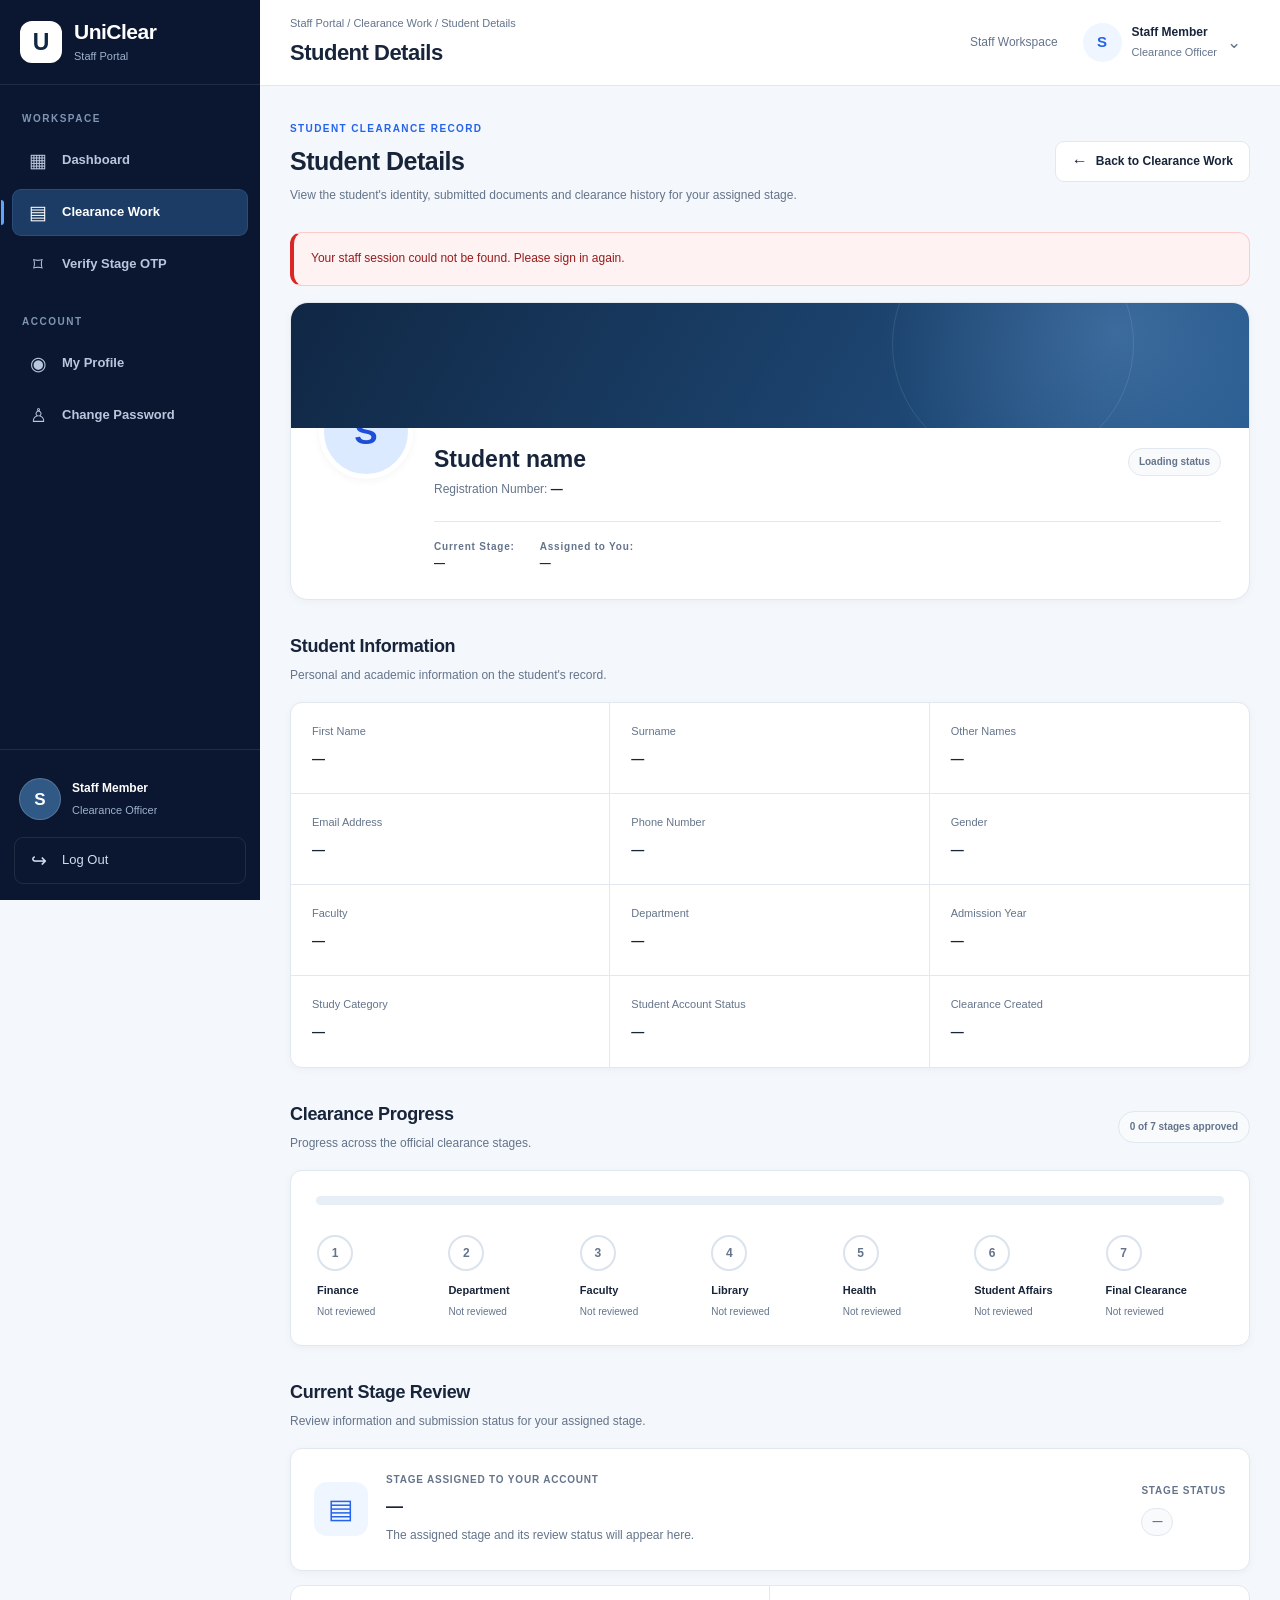
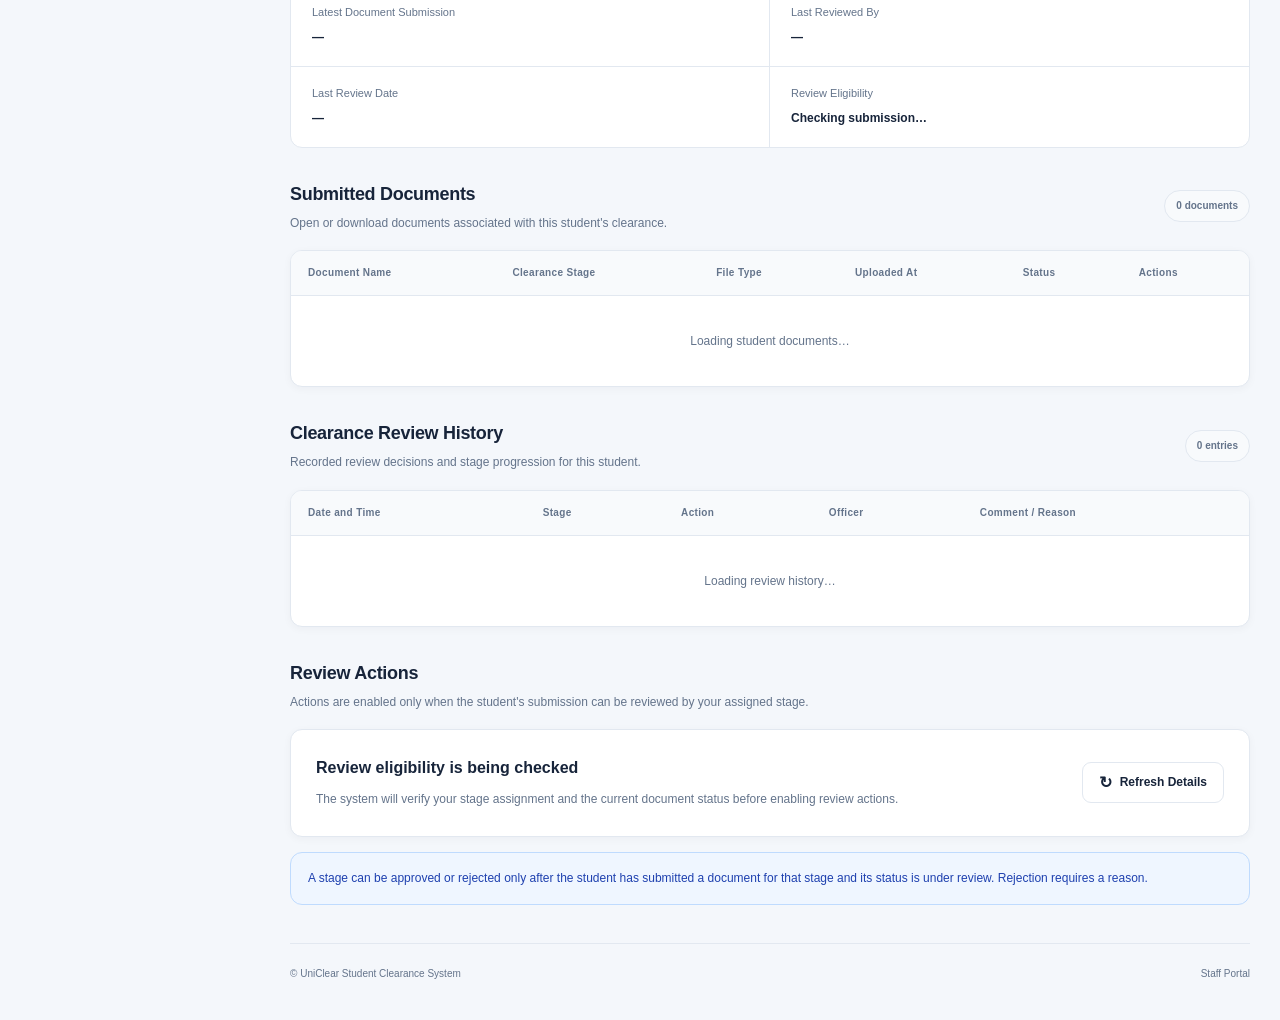
<file: student-details.html>
<!doctype html>
<html lang="en">
  <head>
    <meta charset="UTF-8" />
    <meta name="viewport" content="width=device-width, initial-scale=1.0" />
    <meta
      name="description"
      content="Review a student's profile, clearance progress, submitted documents and stage history in UniClear."
    />
    <title>Student Details | UniClear Staff Portal</title>
    <link rel="stylesheet" href="css/student-details.css" />
  </head>
  <body>
    <div class="dashboard-layout details-layout">
      <!-- =============================================
             STAFF SIDEBAR
        ============================================== -->
      <aside class="sidebar" id="sidebar">
        <div class="sidebar-brand">
          <div class="brand-logo" aria-hidden="true">U</div>
          <div class="brand-details">
            <h2>UniClear</h2>
            <p>Staff Portal</p>
          </div>
          <button
            type="button"
            class="sidebar-close"
            id="closeSidebarBtn"
            aria-label="Close navigation"
          >
            &times;
          </button>
        </div>

        <div class="sidebar-section-label">WORKSPACE</div>
        <nav class="sidebar-navigation" aria-label="Staff workspace navigation">
          <a href="staff-dashboard.html#dashboard" class="nav-link">
            <span class="nav-icon" aria-hidden="true">▦</span>
            <span>Dashboard</span>
          </a>
          <a
            href="staff-dashboard.html#clearance-work"
            class="nav-link active"
            aria-current="page"
          >
            <span class="nav-icon" aria-hidden="true">▤</span>
            <span>Clearance Work</span>
          </a>
          <a href="staff-dashboard.html#stage-otp" class="nav-link">
            <span class="nav-icon" aria-hidden="true">⌑</span>
            <span>Verify Stage OTP</span>
          </a>
        </nav>

        <div class="sidebar-section-label">ACCOUNT</div>
        <nav class="sidebar-navigation" aria-label="Staff account navigation">
          <a href="staff-dashboard.html#staff-profile" class="nav-link">
            <span class="nav-icon" aria-hidden="true">◉</span>
            <span>My Profile</span>
          </a>
          <a href="staff-dashboard.html#change-password" class="nav-link">
            <span class="nav-icon" aria-hidden="true">♙</span>
            <span>Change Password</span>
          </a>
        </nav>

        <div class="sidebar-bottom">
          <div class="sidebar-user">
            <div class="avatar" id="sidebarAvatar">S</div>
            <div class="sidebar-user-details">
              <strong id="sidebarStaffName">Staff Member</strong>
              <span id="sidebarStaffRole">Clearance Officer</span>
            </div>
          </div>
          <button type="button" class="logout-button" id="logoutBtn">
            <span class="nav-icon" aria-hidden="true">↪</span>
            <span>Log Out</span>
          </button>
        </div>
      </aside>

      <div class="sidebar-overlay" id="sidebarOverlay" hidden></div>

      <!-- =============================================
             MAIN PAGE
        ============================================== -->
      <main class="main-content">
        <header class="topbar">
          <div class="topbar-left">
            <button
              type="button"
              class="menu-toggle"
              id="menuToggleBtn"
              aria-label="Open navigation"
            >
              ☰
            </button>
            <div>
              <p class="breadcrumb">
                Staff Portal / Clearance Work / Student Details
              </p>
              <h1>Student Details</h1>
            </div>
          </div>

          <div class="topbar-right">
            <div class="topbar-date" id="currentDate">Staff Workspace</div>
            <button
              type="button"
              class="profile-button"
              id="topbarProfileBtn"
              aria-label="Open staff profile"
            >
              <span class="avatar avatar-small" id="topbarAvatar">S</span>
              <span class="profile-button-details">
                <strong id="topbarStaffName">Staff Member</strong>
                <small id="topbarStaffRole">Clearance Officer</small>
              </span>
              <span class="dropdown-arrow" aria-hidden="true">⌄</span>
            </button>
          </div>
        </header>

        <div class="content-wrapper">
          <!-- Page introduction and navigation -->
          <section class="page-intro" aria-labelledby="studentDetailsPageTitle">
            <div>
              <span class="eyebrow">STUDENT CLEARANCE RECORD</span>
              <h2 id="studentDetailsPageTitle">Student Details</h2>
              <p>
                View the student's identity, submitted documents and clearance
                history for your assigned stage.
              </p>
            </div>
            <a
              class="button button-secondary"
              id="backToDashboardBtn"
              href="staff-dashboard.html#clearance-work"
            >
              <span class="button-icon" aria-hidden="true">←</span>
              Back to Clearance Work
            </a>
          </section>

          <!-- State and feedback messages -->
          <div
            class="notice notice-info"
            id="pageLoadingNotice"
            role="status"
            aria-live="polite"
          >
            Loading student clearance details…
          </div>

          <div
            class="notice notice-success"
            id="otpVerifiedNotice"
            role="status"
            aria-live="polite"
            hidden
          >
            Stage OTP verified. The student's details are open for review.
          </div>

          <div
            class="notice notice-error"
            id="pageErrorNotice"
            role="alert"
            hidden
          ></div>

          <div
            class="notice"
            id="pageMessageNotice"
            role="status"
            aria-live="polite"
            hidden
          ></div>

          <!-- =====================================
                     STUDENT SUMMARY CARD
                ====================================== -->
          <section
            class="student-summary-card"
            aria-labelledby="studentFullName"
          >
            <div class="student-summary-banner"></div>
            <div class="student-summary-content">
              <div class="student-avatar" id="studentAvatar" aria-hidden="true">
                S
              </div>

              <div class="student-summary-main">
                <div class="student-name-row">
                  <div>
                    <h2 id="studentFullName">Student name</h2>
                    <p class="student-reg-number">
                      Registration Number: <strong id="studentRegNo">—</strong>
                    </p>
                  </div>
                  <span
                    class="status-pill status-default"
                    id="overallClearanceStatus"
                    >Loading status</span
                  >
                </div>

                <div class="student-summary-meta">
                  <span
                    ><span class="meta-label">Current Stage:</span>
                    <strong id="studentCurrentStage">—</strong></span
                  >
                  <span
                    ><span class="meta-label">Assigned to You:</span>
                    <strong id="studentAssignedStage">—</strong></span
                  >
                </div>
              </div>
            </div>
          </section>

          <!-- =====================================
                     STUDENT INFORMATION
                ====================================== -->
          <section
            class="content-section"
            aria-labelledby="studentInformationHeading"
          >
            <div class="section-heading">
              <div>
                <h2 id="studentInformationHeading">Student Information</h2>
                <p>
                  Personal and academic information on the student's record.
                </p>
              </div>
            </div>

            <div class="information-grid" id="studentInformationGrid">
              <article class="information-item">
                <span>First Name</span>
                <strong id="studentFirstName">—</strong>
              </article>
              <article class="information-item">
                <span>Surname</span>
                <strong id="studentSurname">—</strong>
              </article>
              <article class="information-item">
                <span>Other Names</span>
                <strong id="studentOtherNames">—</strong>
              </article>
              <article class="information-item">
                <span>Email Address</span>
                <strong id="studentEmail">—</strong>
              </article>
              <article class="information-item">
                <span>Phone Number</span>
                <strong id="studentPhone">—</strong>
              </article>
              <article class="information-item">
                <span>Gender</span>
                <strong id="studentGender">—</strong>
              </article>
              <article class="information-item">
                <span>Faculty</span>
                <strong id="studentFaculty">—</strong>
              </article>
              <article class="information-item">
                <span>Department</span>
                <strong id="studentDepartment">—</strong>
              </article>
              <article class="information-item">
                <span>Admission Year</span>
                <strong id="studentAdmissionYear">—</strong>
              </article>
              <article class="information-item">
                <span>Study Category</span>
                <strong id="studentStudyCategory">—</strong>
              </article>
              <article class="information-item">
                <span>Student Account Status</span>
                <strong id="studentAccountStatus">—</strong>
              </article>
              <article class="information-item">
                <span>Clearance Created</span>
                <strong id="clearanceCreatedAt">—</strong>
              </article>
            </div>
          </section>

          <!-- =====================================
                     CLEARANCE PROGRESS
                ====================================== -->
          <section
            class="content-section"
            aria-labelledby="clearanceProgressHeading"
          >
            <div class="section-heading">
              <div>
                <h2 id="clearanceProgressHeading">Clearance Progress</h2>
                <p>Progress across the official clearance stages.</p>
              </div>
              <span class="progress-count" id="clearanceProgressCount"
                >0 of 7 stages approved</span
              >
            </div>

            <div class="progress-card">
              <div
                class="progress-bar-track"
                role="progressbar"
                id="clearanceProgressBar"
                aria-label="Clearance completion progress"
                aria-valuemin="0"
                aria-valuemax="100"
                aria-valuenow="0"
              >
                <div class="progress-bar-fill" id="clearanceProgressFill"></div>
              </div>

              <div
                class="stage-timeline"
                id="stageTimeline"
                aria-label="Clearance stages"
              >
                <div class="stage-timeline-item" data-stage="finance">
                  <span class="stage-marker">1</span>
                  <div class="stage-timeline-copy">
                    <strong>Finance</strong>
                    <small class="stage-timeline-status">Not reviewed</small>
                  </div>
                </div>
                <div class="stage-timeline-item" data-stage="department">
                  <span class="stage-marker">2</span>
                  <div class="stage-timeline-copy">
                    <strong>Department</strong>
                    <small class="stage-timeline-status">Not reviewed</small>
                  </div>
                </div>
                <div class="stage-timeline-item" data-stage="faculty">
                  <span class="stage-marker">3</span>
                  <div class="stage-timeline-copy">
                    <strong>Faculty</strong>
                    <small class="stage-timeline-status">Not reviewed</small>
                  </div>
                </div>
                <div class="stage-timeline-item" data-stage="library">
                  <span class="stage-marker">4</span>
                  <div class="stage-timeline-copy">
                    <strong>Library</strong>
                    <small class="stage-timeline-status">Not reviewed</small>
                  </div>
                </div>
                <div class="stage-timeline-item" data-stage="health">
                  <span class="stage-marker">5</span>
                  <div class="stage-timeline-copy">
                    <strong>Health</strong>
                    <small class="stage-timeline-status">Not reviewed</small>
                  </div>
                </div>
                <div class="stage-timeline-item" data-stage="student_affairs">
                  <span class="stage-marker">6</span>
                  <div class="stage-timeline-copy">
                    <strong>Student Affairs</strong>
                    <small class="stage-timeline-status">Not reviewed</small>
                  </div>
                </div>
                <div class="stage-timeline-item" data-stage="final">
                  <span class="stage-marker">7</span>
                  <div class="stage-timeline-copy">
                    <strong>Final Clearance</strong>
                    <small class="stage-timeline-status">Not reviewed</small>
                  </div>
                </div>
              </div>
            </div>
          </section>

          <!-- =====================================
                     CURRENT STAGE REVIEW SUMMARY
                ====================================== -->
          <section
            class="content-section"
            aria-labelledby="currentStageHeading"
          >
            <div class="section-heading">
              <div>
                <h2 id="currentStageHeading">Current Stage Review</h2>
                <p>
                  Review information and submission status for your assigned
                  stage.
                </p>
              </div>
            </div>

            <div class="current-stage-card">
              <div class="current-stage-icon" aria-hidden="true">▤</div>
              <div class="current-stage-copy">
                <span class="meta-label">STAGE ASSIGNED TO YOUR ACCOUNT</span>
                <h3 id="currentStageName">—</h3>
                <p id="currentStageDescription">
                  The assigned stage and its review status will appear here.
                </p>
              </div>
              <div class="current-stage-state">
                <span class="meta-label">STAGE STATUS</span>
                <span class="status-pill status-default" id="currentStageStatus"
                  >—</span
                >
              </div>
            </div>

            <div class="review-metadata-grid">
              <div class="review-metadata-item">
                <span>Latest Document Submission</span>
                <strong id="stageSubmittedAt">—</strong>
              </div>
              <div class="review-metadata-item">
                <span>Last Reviewed By</span>
                <strong id="stageReviewedBy">—</strong>
              </div>
              <div class="review-metadata-item">
                <span>Last Review Date</span>
                <strong id="stageReviewedAt">—</strong>
              </div>
              <div class="review-metadata-item">
                <span>Review Eligibility</span>
                <strong id="stageReviewEligibility"
                  >Checking submission…</strong
                >
              </div>
            </div>
          </section>

          <!-- =====================================
                     DOCUMENTS
                ====================================== -->
          <section
            class="content-section"
            aria-labelledby="studentDocumentsHeading"
          >
            <div class="section-heading">
              <div>
                <h2 id="studentDocumentsHeading">Submitted Documents</h2>
                <p>
                  Open or download documents associated with this student's
                  clearance.
                </p>
              </div>
              <span class="progress-count" id="studentDocumentCount"
                >0 documents</span
              >
            </div>

            <div class="table-card">
              <div class="table-responsive">
                <table>
                  <thead>
                    <tr>
                      <th>Document Name</th>
                      <th>Clearance Stage</th>
                      <th>File Type</th>
                      <th>Uploaded At</th>
                      <th>Status</th>
                      <th>Actions</th>
                    </tr>
                  </thead>
                  <tbody id="studentDocumentsTableBody">
                    <tr>
                      <td colspan="6" class="table-empty">
                        Loading student documents…
                      </td>
                    </tr>
                  </tbody>
                </table>
              </div>
            </div>
          </section>

          <!-- =====================================
                     REJECTION / CORRECTION NOTICE
                ====================================== -->
          <section
            class="content-section"
            id="rejectionDetailsSection"
            aria-labelledby="rejectionDetailsHeading"
            hidden
          >
            <div class="section-heading">
              <div>
                <h2 id="rejectionDetailsHeading">
                  Rejection and Correction Details
                </h2>
                <p>
                  Feedback recorded for a document that was returned for
                  correction.
                </p>
              </div>
            </div>

            <article class="rejection-details-card">
              <div class="rejection-details-icon" aria-hidden="true">!</div>
              <div>
                <span class="meta-label">RECORDED REJECTION REASON</span>
                <p id="studentRejectionReason">
                  No rejection reason has been recorded.
                </p>
                <div class="rejection-metadata">
                  <span
                    >Reviewed by:
                    <strong id="rejectionReviewedBy">—</strong></span
                  >
                  <span>Date: <strong id="rejectionReviewedAt">—</strong></span>
                </div>
              </div>
            </article>
          </section>

          <!-- =====================================
                     REVIEW HISTORY
                ====================================== -->
          <section
            class="content-section"
            aria-labelledby="reviewHistoryHeading"
          >
            <div class="section-heading">
              <div>
                <h2 id="reviewHistoryHeading">Clearance Review History</h2>
                <p>
                  Recorded review decisions and stage progression for this
                  student.
                </p>
              </div>
              <span class="progress-count" id="reviewHistoryCount"
                >0 entries</span
              >
            </div>

            <div class="table-card">
              <div class="table-responsive">
                <table>
                  <thead>
                    <tr>
                      <th>Date and Time</th>
                      <th>Stage</th>
                      <th>Action</th>
                      <th>Officer</th>
                      <th>Comment / Reason</th>
                    </tr>
                  </thead>
                  <tbody id="reviewHistoryTableBody">
                    <tr>
                      <td colspan="5" class="table-empty">
                        Loading review history…
                      </td>
                    </tr>
                  </tbody>
                </table>
              </div>
            </div>
          </section>

          <!-- =====================================
                     ACTIONS AVAILABLE FOR THIS STAGE
                ====================================== -->
          <section
            class="content-section"
            aria-labelledby="studentActionsHeading"
          >
            <div class="section-heading">
              <div>
                <h2 id="studentActionsHeading">Review Actions</h2>
                <p>
                  Actions are enabled only when the student's submission can be
                  reviewed by your assigned stage.
                </p>
              </div>
            </div>

            <div class="review-actions-card">
              <div class="review-actions-copy">
                <h3 id="reviewActionTitle">
                  Review eligibility is being checked
                </h3>
                <p id="reviewActionDescription">
                  The system will verify your stage assignment and the current
                  document status before enabling review actions.
                </p>
              </div>

              <div class="review-actions-buttons">
                <button
                  type="button"
                  class="button button-primary"
                  id="approveStudentBtn"
                  hidden
                >
                  <span class="button-icon" aria-hidden="true">✓</span>
                  Approve Submission
                </button>
                <button
                  type="button"
                  class="button button-danger"
                  id="rejectStudentBtn"
                  hidden
                >
                  <span class="button-icon" aria-hidden="true">×</span>
                  Reject Submission
                </button>
                <button
                  type="button"
                  class="button button-secondary"
                  id="refreshStudentDetailsBtn"
                >
                  <span class="button-icon" aria-hidden="true">↻</span>
                  Refresh Details
                </button>
              </div>
            </div>

            <div class="notice notice-info" id="reviewRuleNotice" role="status">
              A stage can be approved or rejected only after the student has
              submitted a document for that stage and its status is under
              review. Rejection requires a reason.
            </div>
          </section>

          <!-- Toast notifications populated by JavaScript -->
          <div
            class="toast-container"
            id="toastContainer"
            aria-live="polite"
            aria-atomic="true"
          ></div>

          <footer class="dashboard-footer">
            <p>
              &copy; <span id="footerYear"></span> UniClear Student Clearance
              System
            </p>
            <span>Staff Portal</span>
          </footer>
        </div>
      </main>
    </div>

    <script src="js/student-details.js"></script>
  </body>
</html>
</file>
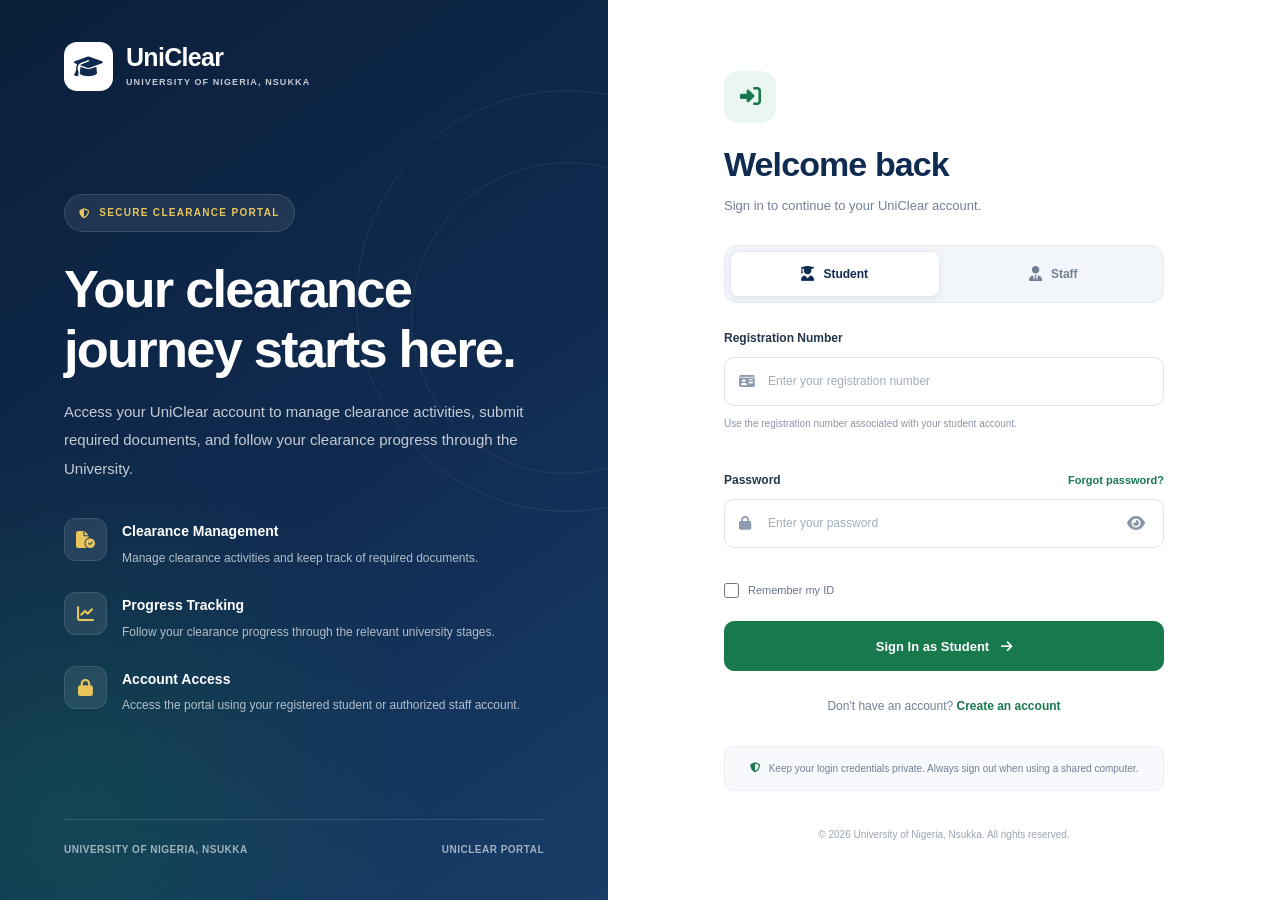
<file: student-documents.html>
<!doctype html>
<html lang="en">
  <head>
    <meta charset="UTF-8" />
    <meta name="viewport" content="width=device-width, initial-scale=1.0" />
    <meta name="theme-color" content="#10233f" />

    <title>My Documents | UniClear Student Portal</title>

    <link rel="stylesheet" href="css/style.css" />
    <link rel="stylesheet" href="css/student-dashboard.css" />
    <link rel="stylesheet" href="css/student-documents.css" />

    <link
      rel="stylesheet"
      href="https://cdnjs.cloudflare.com/ajax/libs/font-awesome/6.5.2/css/all.min.css"
    />
  </head>

  <body class="student-documents-page">
    <div class="sidebar-overlay" id="sidebarOverlay"></div>

    <!-- SIDEBAR -->
    <aside class="dashboard-sidebar" id="dashboardSidebar">
      <div class="sidebar-brand">
        <div class="brand-logo">
          <i class="fas fa-graduation-cap"></i>
        </div>

        <div class="brand-text">
          <h2>UniClear</h2>
          <span>Student Portal</span>
        </div>

        <button
          type="button"
          class="sidebar-close-button"
          id="sidebarCloseButton"
          aria-label="Close navigation menu"
        >
          <i class="fas fa-times"></i>
        </button>
      </div>

      <div class="sidebar-student-card">
        <div class="student-avatar" id="sidebarStudentAvatar">ST</div>

        <div class="sidebar-student-info">
          <h3 id="sidebarStudentName">Student Name</h3>
          <p id="sidebarStudentRegNo">Registration Number</p>
        </div>
      </div>

      <nav class="sidebar-navigation" aria-label="Student navigation">
        <p class="sidebar-section-label">MAIN MENU</p>

        <a href="student-dashboard.html" class="sidebar-link">
          <i class="fas fa-house"></i>
          <span>Dashboard</span>
        </a>

        <a href="student-clearance.html" class="sidebar-link">
          <i class="fas fa-list-check"></i>
          <span>My Clearance</span>
        </a>

        <a
          href="student-documents.html"
          class="sidebar-link active"
          aria-current="page"
        >
          <i class="fas fa-folder-open"></i>
          <span>My Documents</span>
          <span class="sidebar-link-count" id="sidebarDocumentCount">0</span>
        </a>

        <a href="student-profile.html" class="sidebar-link">
          <i class="fas fa-user"></i>
          <span>My Profile</span>
        </a>

        <p class="sidebar-section-label">ACCOUNT</p>

        <a href="student-change-password.html" class="sidebar-link">
          <i class="fas fa-lock"></i>
          <span>Change Password</span>
        </a>

        <button
          type="button"
          class="sidebar-link sidebar-logout"
          id="logoutButton"
        >
          <i class="fas fa-right-from-bracket"></i>
          <span>Logout</span>
        </button>
      </nav>

      <div class="sidebar-footer">
        <div class="sidebar-footer-icon">
          <i class="fas fa-shield-halved"></i>
        </div>

        <div>
          <strong>UniClear Portal</strong>
          <p>Student Clearance System</p>
        </div>
      </div>
    </aside>

    <!-- MAIN CONTENT -->
    <main class="dashboard-main">
      <!-- TOPBAR -->
      <header class="dashboard-topbar">
        <div class="topbar-left">
          <button
            type="button"
            class="mobile-menu-button"
            id="mobileMenuButton"
            aria-label="Open navigation menu"
          >
            <i class="fas fa-bars"></i>
          </button>

          <div class="page-heading">
            <div class="breadcrumb">
              <a href="student-dashboard.html">Dashboard</a>
              <i class="fas fa-chevron-right"></i>
              <span>My Documents</span>
            </div>

            <h1>My Documents</h1>
            <p>Upload, manage, and track your clearance documents.</p>
          </div>
        </div>

        <div class="topbar-right">
          <div class="topbar-date">
            <i class="far fa-calendar"></i>
            <span id="currentDate">Loading date...</span>
          </div>

          <button
            type="button"
            class="topbar-profile-button"
            id="topbarProfileButton"
            aria-label="View student profile"
          >
            <span class="topbar-avatar" id="topbarAvatar">ST</span>

            <span class="topbar-profile-details">
              <strong id="topbarStudentName">Student Name</strong>
              <small>Student</small>
            </span>

            <i class="fas fa-chevron-down"></i>
          </button>
        </div>
      </header>

      <!-- PAGE BODY -->
      <div class="dashboard-content">
        <!-- WELCOME SECTION -->
        <section class="documents-welcome-section">
          <div>
            <span class="section-eyebrow">
              <i class="fas fa-folder-open"></i>
              DOCUMENT MANAGEMENT
            </span>

            <h2>Manage Your Clearance Documents</h2>

            <p>
              Upload the required documents for your clearance stages and
              monitor their review status from one place.
            </p>
          </div>

          <div class="documents-welcome-icon">
            <i class="fas fa-file-circle-check"></i>
          </div>
        </section>

        <!-- NOTIFICATION MESSAGE -->
        <div
          class="page-message"
          id="documentsMessage"
          role="status"
          aria-live="polite"
          hidden
        ></div>

        <!-- DOCUMENT STATISTICS -->
        <section class="documents-statistics">
          <article class="document-stat-card">
            <div class="document-stat-icon total-icon">
              <i class="fas fa-folder"></i>
            </div>

            <div>
              <p>Total Documents</p>
              <h3 id="totalDocuments">0</h3>
              <span>All submitted documents</span>
            </div>
          </article>

          <article class="document-stat-card">
            <div class="document-stat-icon pending-icon">
              <i class="fas fa-clock"></i>
            </div>

            <div>
              <p>Under Review</p>
              <h3 id="pendingDocuments">0</h3>
              <span>Awaiting officer review</span>
            </div>
          </article>

          <article class="document-stat-card">
            <div class="document-stat-icon approved-icon">
              <i class="fas fa-circle-check"></i>
            </div>

            <div>
              <p>Approved</p>
              <h3 id="approvedDocuments">0</h3>
              <span>Documents accepted</span>
            </div>
          </article>

          <article class="document-stat-card">
            <div class="document-stat-icon rejected-icon">
              <i class="fas fa-circle-xmark"></i>
            </div>

            <div>
              <p>Rejected</p>
              <h3 id="rejectedDocuments">0</h3>
              <span>May require replacement</span>
            </div>
          </article>
        </section>

        <!-- UPLOAD DOCUMENT SECTION -->
        <section class="content-card upload-document-card">
          <div class="content-card-header">
            <div class="content-card-heading">
              <div class="content-card-icon">
                <i class="fas fa-cloud-arrow-up"></i>
              </div>

              <div>
                <h2>Upload a Document</h2>
                <p>Select the clearance stage and choose your file.</p>
              </div>
            </div>

            <span class="required-field-note">
              <span>*</span> Required fields
            </span>
          </div>

          <div class="upload-information">
            <i class="fas fa-circle-info"></i>

            <p>
              Accepted file formats are PDF, DOC, and DOCX. Ensure your document
              is clear and readable before uploading.
            </p>
          </div>

          <form id="documentUploadForm" enctype="multipart/form-data">
            <!-- REGISTRATION NUMBER -->
            <div class="form-field">
              <label for="uploadRegNo">
                Registration Number <span>*</span>
              </label>

              <div class="input-with-icon">
                <i class="fas fa-id-card"></i>

                <input
                  type="text"
                  id="uploadRegNo"
                  name="reg_no"
                  placeholder="Your registration number"
                  autocomplete="off"
                  readonly
                  required
                />
              </div>
            </div>

            <!-- CLEARANCE STAGE -->
            <div class="form-field">
              <label for="documentStage">
                Clearance Stage <span>*</span>
              </label>

              <div class="input-with-icon">
                <i class="fas fa-diagram-project"></i>

                <select id="documentStage" name="stage" required>
                  <option value="">Select clearance stage</option>
                  <option value="finance">Finance</option>
                  <option value="department">Department</option>
                  <option value="faculty">Faculty</option>
                  <option value="library">Library</option>
                  <option value="health">Health Services</option>
                  <option value="student_affairs">Student Affairs</option>
                  <option value="final">Final Clearance</option>
                </select>
              </div>
            </div>

            <!-- DOCUMENT NAME -->
            <div class="form-field">
              <label for="documentName"> Document Name <span>*</span> </label>

              <div class="input-with-icon">
                <i class="fas fa-file-lines"></i>

                <input
                  type="text"
                  id="documentName"
                  name="document_name"
                  placeholder="e.g. School Fees Receipt"
                  maxlength="150"
                  required
                />
              </div>

              <small>
                Enter the document name, for example, School Fees Receipt.
              </small>
            </div>

            <!-- DOCUMENT FILE -->
            <div class="form-field file-upload-field">
              <label for="documentFile"> Select Document <span>*</span> </label>

              <div class="file-drop-zone" id="fileDropZone">
                <input
                  type="file"
                  id="documentFile"
                  name="document"
                  accept=".pdf,.doc,.docx,application/pdf,application/msword,application/vnd.openxmlformats-officedocument.wordprocessingml.document"
                  required
                />

                <div class="file-drop-content" id="fileDropContent">
                  <div class="file-upload-icon">
                    <i class="fas fa-cloud-arrow-up"></i>
                  </div>

                  <h3>Choose a document</h3>

                  <p>Select a PDF, DOC, or DOCX file from your computer.</p>

                  <span class="file-browse-label">Browse Files</span>
                </div>

                <div
                  class="selected-file-preview"
                  id="selectedFilePreview"
                  hidden
                >
                  <div class="selected-file-icon">
                    <i class="fas fa-file-lines"></i>
                  </div>

                  <div class="selected-file-details">
                    <strong id="selectedFileName"> No file selected </strong>

                    <span id="selectedFileSize">0 KB</span>
                  </div>

                  <button
                    type="button"
                    id="removeSelectedFile"
                    class="remove-selected-file"
                    aria-label="Remove selected file"
                  >
                    <i class="fas fa-times"></i>
                  </button>
                </div>
              </div>
            </div>

            <!-- UPLOAD PROGRESS -->
            <div
              class="upload-progress-container"
              id="uploadProgressContainer"
              hidden
            >
              <div class="upload-progress-heading">
                <span id="uploadProgressLabel"> Uploading document... </span>

                <span id="uploadProgressPercent">0%</span>
              </div>

              <div
                class="upload-progress-track"
                id="uploadProgressTrack"
                role="progressbar"
                aria-label="Document upload progress"
                aria-valuemin="0"
                aria-valuemax="100"
                aria-valuenow="0"
              >
                <div class="upload-progress-bar" id="uploadProgressBar"></div>
              </div>
            </div>

            <!-- FORM BUTTONS -->
            <div class="upload-form-actions">
              <button
                type="reset"
                class="button button-secondary"
                id="resetUploadForm"
              >
                <i class="fas fa-rotate-left"></i>
                Clear Form
              </button>

              <button
                type="submit"
                class="button button-primary"
                id="uploadDocumentButton"
              >
                <i class="fas fa-cloud-arrow-up"></i>
                <span id="uploadButtonText">Upload Document</span>
              </button>
            </div>
          </form>
        </section>

        <!-- SUBMITTED DOCUMENTS -->
        <section class="content-card documents-list-card">
          <div class="content-card-header documents-list-header">
            <div class="content-card-heading">
              <div class="content-card-icon documents-list-icon">
                <i class="fas fa-folder-open"></i>
              </div>

              <div>
                <h2>Submitted Documents</h2>
                <p>View and track documents submitted for clearance.</p>
              </div>
            </div>

            <button
              type="button"
              class="button button-outline"
              id="refreshDocumentsButton"
            >
              <i class="fas fa-rotate"></i>
              Refresh
            </button>
          </div>

          <!-- SEARCH AND FILTERS -->
          <div class="documents-toolbar">
            <div class="documents-search">
              <i class="fas fa-magnifying-glass"></i>

              <input
                type="search"
                id="documentSearch"
                placeholder="Search document name..."
                aria-label="Search documents by name"
              />
            </div>

            <div class="documents-filters">
              <select id="stageFilter" aria-label="Filter by clearance stage">
                <option value="">All Stages</option>
                <option value="finance">Finance</option>
                <option value="department">Department</option>
                <option value="faculty">Faculty</option>
                <option value="library">Library</option>
                <option value="health">Health Services</option>
                <option value="student_affairs">Student Affairs</option>
                <option value="final">Final Clearance</option>
              </select>

              <select id="statusFilter" aria-label="Filter by document status">
                <option value="">All Statuses</option>
                <option value="under_review">Under Review</option>
                <option value="pending">Pending</option>
                <option value="approved">Approved</option>
                <option value="rejected">Rejected</option>
              </select>
            </div>
          </div>

          <!-- DOCUMENT TABLE -->
          <div class="documents-table-wrapper">
            <table class="documents-table">
              <thead>
                <tr>
                  <th scope="col">Document</th>
                  <th scope="col">Clearance Stage</th>
                  <th scope="col">Date Submitted</th>
                  <th scope="col">Status</th>
                  <th scope="col">Officer's Feedback</th>
                  <th scope="col">Actions</th>
                </tr>
              </thead>

              <tbody id="documentsTableBody">
                <!-- Document rows will be inserted by JavaScript. -->
              </tbody>
            </table>

            <!-- EMPTY STATE -->
            <div class="documents-empty-state" id="documentsEmptyState" hidden>
              <div class="empty-state-icon">
                <i class="fas fa-folder-open"></i>
              </div>

              <h3 id="documentsEmptyTitle">No documents found</h3>

              <p id="documentsEmptyDescription">
                Your submitted documents will appear here.
              </p>

              <button
                type="button"
                class="button button-primary"
                id="emptyStateUploadButton"
              >
                <i class="fas fa-cloud-arrow-up"></i>
                Upload Your First Document
              </button>
            </div>

            <!-- LOADING STATE -->
            <div
              class="documents-loading-state"
              id="documentsLoadingState"
              hidden
            >
              <i class="fas fa-spinner fa-spin"></i>
              <p>Loading your documents...</p>
            </div>
          </div>

          <!-- TABLE FOOTER -->
          <div class="documents-table-footer">
            <p id="documentsResultCount" aria-live="polite">
              Showing 0 documents
            </p>

            <button
              type="button"
              class="button button-text"
              id="clearDocumentFiltersButton"
            >
              Clear Filters
            </button>
          </div>
        </section>

        <!-- DOCUMENT STATUS GUIDE -->
        <section class="content-card document-status-guide">
          <div class="content-card-header">
            <div class="content-card-heading">
              <div class="content-card-icon">
                <i class="fas fa-circle-question"></i>
              </div>

              <div>
                <h2>Understanding Document Status</h2>
                <p>Learn what each status means.</p>
              </div>
            </div>
          </div>

          <div class="status-guide-grid">
            <div class="status-guide-item">
              <span class="status-badge status-pending">
                <i class="fas fa-clock"></i>
                Pending
              </span>

              <p>The document is awaiting review.</p>
            </div>

            <div class="status-guide-item">
              <span class="status-badge status-under-review">
                <i class="fas fa-magnifying-glass"></i>
                Under Review
              </span>

              <p>The assigned officer is reviewing the document.</p>
            </div>

            <div class="status-guide-item">
              <span class="status-badge status-approved">
                <i class="fas fa-check-circle"></i>
                Approved
              </span>

              <p>The document has been accepted by the officer.</p>
            </div>

            <div class="status-guide-item">
              <span class="status-badge status-rejected">
                <i class="fas fa-times-circle"></i>
                Rejected
              </span>

              <p>
                Check the officer's feedback and submit a corrected document if
                required.
              </p>
            </div>
          </div>
        </section>

        <!-- HELP NOTICE -->
        <section class="documents-help-notice">
          <div class="help-notice-icon">
            <i class="fas fa-lightbulb"></i>
          </div>

          <div>
            <h3>Need to check your clearance progress?</h3>

            <p>
              Visit your clearance page to review the progress of your clearance
              stages.
            </p>
          </div>

          <a href="student-clearance.html" class="help-notice-link">
            View Clearance
            <i class="fas fa-arrow-right"></i>
          </a>
        </section>

        <!-- FOOTER -->
        <footer class="dashboard-footer">
          <p>
            &copy; <span id="footerYear"></span>
            UniClear Student Clearance Portal. All rights reserved.
          </p>

          <span>
            <i class="fas fa-shield-halved"></i>
            Secure Student Portal
          </span>
        </footer>
      </div>
    </main>

    <!-- DOCUMENT PREVIEW MODAL -->
    <div
      class="document-modal"
      id="documentPreviewModal"
      role="dialog"
      aria-modal="true"
      aria-labelledby="documentPreviewTitle"
      hidden
    >
      <div class="document-modal-backdrop" id="documentModalBackdrop"></div>

      <div class="document-modal-content">
        <div class="document-modal-header">
          <div>
            <h2 id="documentPreviewTitle">Document Details</h2>
            <p id="documentPreviewSubtitle">Review your submitted document.</p>
          </div>

          <button
            type="button"
            class="document-modal-close"
            id="closeDocumentPreview"
            aria-label="Close document details"
          >
            <i class="fas fa-times"></i>
          </button>
        </div>

        <div class="document-modal-body" id="documentPreviewBody">
          <!-- Document details will be inserted by JavaScript. -->
        </div>

        <div class="document-modal-footer">
          <button
            type="button"
            class="button button-secondary"
            id="cancelDocumentPreview"
          >
            Close
          </button>

          <a
            href="#"
            class="button button-primary"
            id="downloadDocumentLink"
            hidden
          >
            <i class="fas fa-download"></i>
            Download Document
          </a>
        </div>
      </div>
    </div>

    <!-- JAVASCRIPT FILES -->
    <script src="js/navigation.js"></script>
    <script src="js/student-documents.js"></script>
  </body>
</html>
</file>
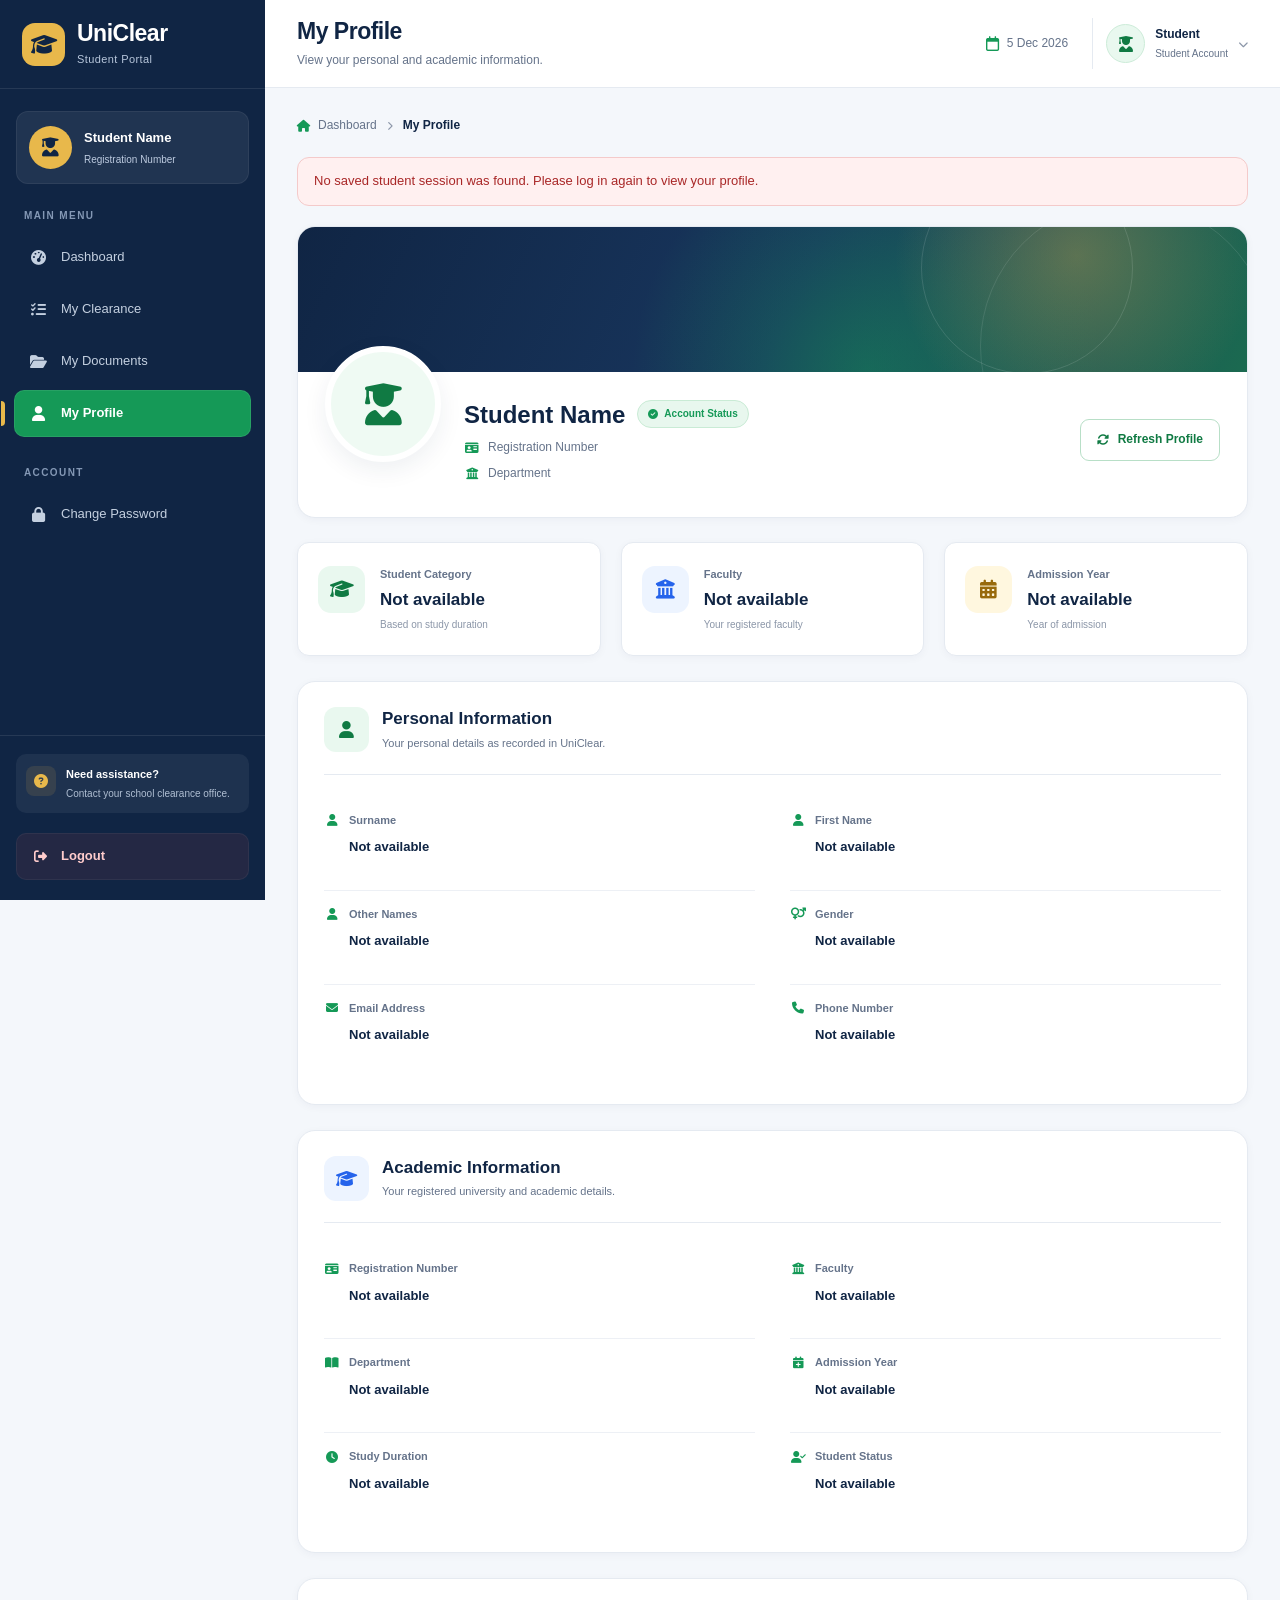
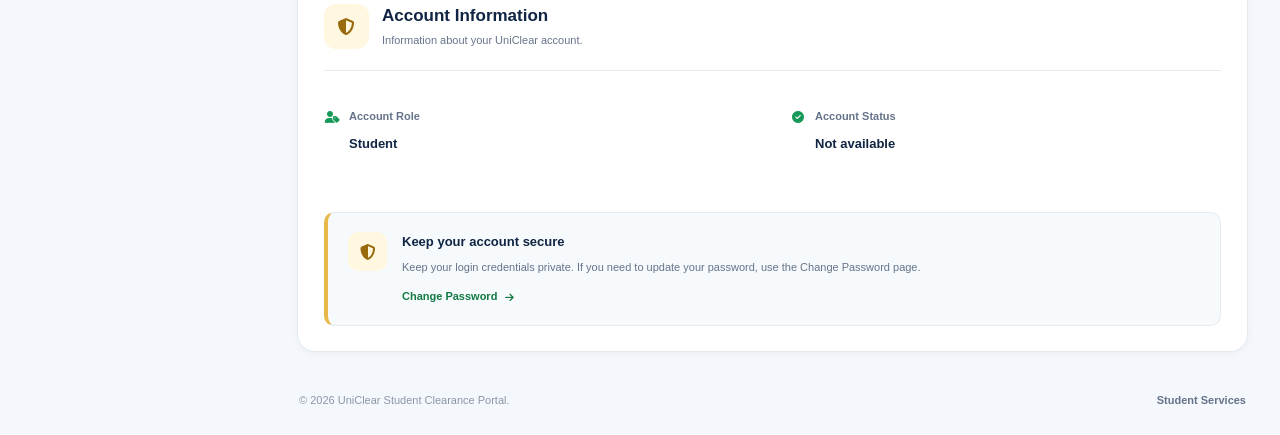
<file: student-profile.html>
<!DOCTYPE html>
<html lang="en">
<head>
    <meta charset="UTF-8">
    <meta name="viewport" content="width=device-width, initial-scale=1.0">

    <title>Student Profile | UniClear</title>

    <meta
        name="description"
        content="View your personal information and academic details on the UniClear Student Clearance Portal."
    >

    <link
        rel="stylesheet"
        href="https://cdnjs.cloudflare.com/ajax/libs/font-awesome/6.5.2/css/all.min.css"
    >

    <link rel="stylesheet" href="css/student-profile.css">
</head>

<body>

    <!-- ==========================================
         MOBILE SIDEBAR OVERLAY
    =========================================== -->
    <div class="sidebar-overlay" id="sidebarOverlay"></div>

    <!-- ==========================================
         STUDENT PORTAL LAYOUT
    =========================================== -->
    <div class="portal-layout">

        <!-- ======================================
             SIDEBAR
        ======================================= -->
        <aside class="dashboard-sidebar" id="dashboardSidebar">

            <div class="sidebar-brand">
                <div class="brand-logo">
                    <i class="fa-solid fa-graduation-cap"></i>
                </div>

                <div class="brand-text">
                    <h2>UniClear</h2>
                    <span>Student Portal</span>
                </div>

                <button
                    type="button"
                    class="sidebar-close-button"
                    id="sidebarCloseButton"
                    aria-label="Close navigation menu"
                >
                    <i class="fa-solid fa-xmark"></i>
                </button>
            </div>

            <!-- Student information -->
            <div class="sidebar-student">
                <div class="student-avatar" id="sidebarStudentAvatar">
                    <i class="fa-solid fa-user-graduate"></i>
                </div>

                <div class="sidebar-student-info">
                    <h3 id="sidebarStudentName">Student Name</h3>
                    <p id="sidebarStudentRegNo">Registration Number</p>
                </div>
            </div>

            <!-- Main navigation -->
            <nav class="sidebar-navigation" aria-label="Main navigation">

                <p class="nav-section-title">MAIN MENU</p>

                <a href="student-dashboard.html" class="nav-link">
                    <i class="fa-solid fa-gauge-high"></i>
                    <span>Dashboard</span>
                </a>

                <a href="student-clearance.html" class="nav-link">
                    <i class="fa-solid fa-list-check"></i>
                    <span>My Clearance</span>
                </a>

                <a href="student-documents.html" class="nav-link">
                    <i class="fa-solid fa-folder-open"></i>
                    <span>My Documents</span>
                </a>

                <a
                    href="student-profile.html"
                    class="nav-link active"
                    aria-current="page"
                >
                    <i class="fa-solid fa-user"></i>
                    <span>My Profile</span>
                </a>

                <p class="nav-section-title">ACCOUNT</p>

                <a href="student-change-password.html" class="nav-link">
                    <i class="fa-solid fa-lock"></i>
                    <span>Change Password</span>
                </a>

            </nav>

            <!-- Sidebar footer -->
            <div class="sidebar-footer">
                <div class="sidebar-help">
                    <div class="help-icon">
                        <i class="fa-solid fa-circle-question"></i>
                    </div>

                    <div>
                        <h4>Need assistance?</h4>
                        <p>Contact your school clearance office.</p>
                    </div>
                </div>

                <button
                    type="button"
                    class="logout-button"
                    id="logoutButton"
                >
                    <i class="fa-solid fa-right-from-bracket"></i>
                    <span>Logout</span>
                </button>
            </div>

        </aside>

        <!-- ======================================
             MAIN CONTENT
        ======================================= -->
        <main class="main-content">

            <!-- ==================================
                 TOP BAR
            =================================== -->
            <header class="topbar">

                <div class="topbar-left">

                    <button
                        type="button"
                        class="mobile-menu-button"
                        id="mobileMenuButton"
                        aria-label="Open navigation menu"
                    >
                        <i class="fa-solid fa-bars"></i>
                    </button>

                    <div class="page-heading">
                        <h1>My Profile</h1>
                        <p>View your personal and academic information.</p>
                    </div>

                </div>

                <div class="topbar-right">

                    <div class="topbar-date">
                        <i class="fa-regular fa-calendar"></i>
                        <span id="currentDate">Loading date...</span>
                    </div>

                    <button
                        type="button"
                        class="topbar-profile"
                        id="topbarProfileButton"
                        aria-label="Student profile"
                    >
                        <span class="topbar-avatar" id="topbarAvatar">
                            <i class="fa-solid fa-user-graduate"></i>
                        </span>

                        <span class="topbar-profile-text">
                            <strong id="topbarStudentName">Student</strong>
                            <small>Student Account</small>
                        </span>

                        <i class="fa-solid fa-chevron-down"></i>
                    </button>

                </div>

            </header>

            <!-- ==================================
                 PROFILE PAGE CONTENT
            =================================== -->
            <div class="page-content">

                <!-- Breadcrumb -->
                <div class="breadcrumb">
                    <a href="student-dashboard.html">
                        <i class="fa-solid fa-house"></i>
                        Dashboard
                    </a>

                    <i class="fa-solid fa-chevron-right"></i>

                    <span>My Profile</span>
                </div>

                <!-- ==================================
                     PROFILE MESSAGE
                =================================== -->
                <div
                    class="profile-message"
                    id="profileMessage"
                    role="status"
                    aria-live="polite"
                    hidden
                ></div>

                <!-- ==================================
                     PROFILE OVERVIEW
                =================================== -->
                <section class="profile-overview">

                    <div class="profile-cover"></div>

                    <div class="profile-overview-content">

                        <div class="profile-avatar" id="profileAvatar">
                            <i class="fa-solid fa-user-graduate"></i>
                        </div>

                        <div class="profile-overview-details">
                            <div class="profile-name-row">
                                <h2 id="profileFullName">Student Name</h2>

                                <span
                                    class="account-status-badge"
                                    id="profileAccountStatus"
                                >
                                    <i class="fa-solid fa-circle-check"></i>
                                    <span>Account Status</span>
                                </span>
                            </div>

                            <p
                                class="profile-registration-number"
                                id="profileRegNo"
                            >
                                <i class="fa-solid fa-id-card"></i>
                                <span>Registration Number</span>
                            </p>

                            <p class="profile-department" id="profileDepartment">
                                <i class="fa-solid fa-building-columns"></i>
                                <span>Department</span>
                            </p>
                        </div>

                        <div class="profile-overview-action">
                            <button
                                type="button"
                                class="btn btn-outline"
                                id="refreshProfileButton"
                            >
                                <i class="fa-solid fa-rotate"></i>
                                Refresh Profile
                            </button>
                        </div>

                    </div>

                </section>

                <!-- ==================================
                     PROFILE SUMMARY CARDS
                =================================== -->
                <section class="profile-summary-grid">

                    <article class="summary-card">
                        <div class="summary-card-icon green-icon">
                            <i class="fa-solid fa-graduation-cap"></i>
                        </div>

                        <div class="summary-card-content">
                            <p>Student Category</p>
                            <h3 id="profileStudentCategory">Not available</h3>
                            <span>Based on study duration</span>
                        </div>
                    </article>

                    <article class="summary-card">
                        <div class="summary-card-icon blue-icon">
                            <i class="fa-solid fa-building-columns"></i>
                        </div>

                        <div class="summary-card-content">
                            <p>Faculty</p>
                            <h3 id="profileFacultySummary">Not available</h3>
                            <span>Your registered faculty</span>
                        </div>
                    </article>

                    <article class="summary-card">
                        <div class="summary-card-icon gold-icon">
                            <i class="fa-solid fa-calendar-days"></i>
                        </div>

                        <div class="summary-card-content">
                            <p>Admission Year</p>
                            <h3 id="profileAdmissionYearSummary">Not available</h3>
                            <span>Year of admission</span>
                        </div>
                    </article>

                </section>

                <!-- ==================================
                     PERSONAL INFORMATION
                =================================== -->
                <section class="profile-section">

                    <div class="section-header">
                        <div class="section-header-icon">
                            <i class="fa-solid fa-user"></i>
                        </div>

                        <div class="section-header-text">
                            <h2>Personal Information</h2>
                            <p>Your personal details as recorded in UniClear.</p>
                        </div>
                    </div>

                    <div class="profile-information-grid">

                        <div class="information-item">
                            <span class="information-label">
                                <i class="fa-solid fa-user"></i>
                                Surname
                            </span>
                            <strong id="profileSurname">Not available</strong>
                        </div>

                        <div class="information-item">
                            <span class="information-label">
                                <i class="fa-solid fa-user"></i>
                                First Name
                            </span>
                            <strong id="profileFirstName">Not available</strong>
                        </div>

                        <div class="information-item">
                            <span class="information-label">
                                <i class="fa-solid fa-user"></i>
                                Other Names
                            </span>
                            <strong id="profileOtherNames">Not available</strong>
                        </div>

                        <div class="information-item">
                            <span class="information-label">
                                <i class="fa-solid fa-venus-mars"></i>
                                Gender
                            </span>
                            <strong id="profileGender">Not available</strong>
                        </div>

                        <div class="information-item">
                            <span class="information-label">
                                <i class="fa-solid fa-envelope"></i>
                                Email Address
                            </span>
                            <strong id="profileEmail">Not available</strong>
                        </div>

                        <div class="information-item">
                            <span class="information-label">
                                <i class="fa-solid fa-phone"></i>
                                Phone Number
                            </span>
                            <strong id="profilePhoneNumber">Not available</strong>
                        </div>

                    </div>

                </section>

                <!-- ==================================
                     ACADEMIC INFORMATION
                =================================== -->
                <section class="profile-section">

                    <div class="section-header">
                        <div class="section-header-icon academic-icon">
                            <i class="fa-solid fa-graduation-cap"></i>
                        </div>

                        <div class="section-header-text">
                            <h2>Academic Information</h2>
                            <p>Your registered university and academic details.</p>
                        </div>
                    </div>

                    <div class="profile-information-grid">

                        <div class="information-item">
                            <span class="information-label">
                                <i class="fa-solid fa-id-card"></i>
                                Registration Number
                            </span>
                            <strong id="academicRegNo">Not available</strong>
                        </div>

                        <div class="information-item">
                            <span class="information-label">
                                <i class="fa-solid fa-building-columns"></i>
                                Faculty
                            </span>
                            <strong id="academicFaculty">Not available</strong>
                        </div>

                        <div class="information-item">
                            <span class="information-label">
                                <i class="fa-solid fa-book-open"></i>
                                Department
                            </span>
                            <strong id="academicDepartment">Not available</strong>
                        </div>

                        <div class="information-item">
                            <span class="information-label">
                                <i class="fa-solid fa-calendar-plus"></i>
                                Admission Year
                            </span>
                            <strong id="academicAdmissionYear">Not available</strong>
                        </div>

                        <div class="information-item">
                            <span class="information-label">
                                <i class="fa-solid fa-clock"></i>
                                Study Duration
                            </span>
                            <strong id="academicStudyDuration">Not available</strong>
                        </div>

                        <div class="information-item">
                            <span class="information-label">
                                <i class="fa-solid fa-user-check"></i>
                                Student Status
                            </span>
                            <strong id="academicStudentStatus">Not available</strong>
                        </div>

                    </div>

                </section>

                <!-- ==================================
                     ACCOUNT INFORMATION
                =================================== -->
                <section class="profile-section">

                    <div class="section-header">
                        <div class="section-header-icon account-icon">
                            <i class="fa-solid fa-shield-halved"></i>
                        </div>

                        <div class="section-header-text">
                            <h2>Account Information</h2>
                            <p>Information about your UniClear account.</p>
                        </div>
                    </div>

                    <div class="profile-information-grid">

                        <div class="information-item">
                            <span class="information-label">
                                <i class="fa-solid fa-user-tag"></i>
                                Account Role
                            </span>
                            <strong id="profileRole">Student</strong>
                        </div>

                        <div class="information-item">
                            <span class="information-label">
                                <i class="fa-solid fa-circle-check"></i>
                                Account Status
                            </span>
                            <strong id="profileAccountStatusDetails">
                                Not available
                            </strong>
                        </div>

                    </div>

                    <div class="account-security-note">
                        <div class="security-note-icon">
                            <i class="fa-solid fa-shield-halved"></i>
                        </div>

                        <div>
                            <h3>Keep your account secure</h3>
                            <p>
                                Keep your login credentials private. If you need
                                to update your password, use the Change Password
                                page.
                            </p>

                            <a href="student-change-password.html">
                                Change Password
                                <i class="fa-solid fa-arrow-right"></i>
                            </a>
                        </div>
                    </div>

                </section>

                <!-- ==================================
                     PROFILE PAGE FOOTER
                =================================== -->
                <footer class="page-footer">
                    <p>
                        &copy; <span id="footerYear"></span>
                        UniClear Student Clearance Portal.
                    </p>

                    <p>Student Services</p>
                </footer>

            </div>

        </main>

    </div>

    <!-- ==========================================
         JAVASCRIPT
    =========================================== -->
    <script src="js/navigation.js"></script>
    <script src="js/student-profile.js"></script>

</body>
</html>
</file>
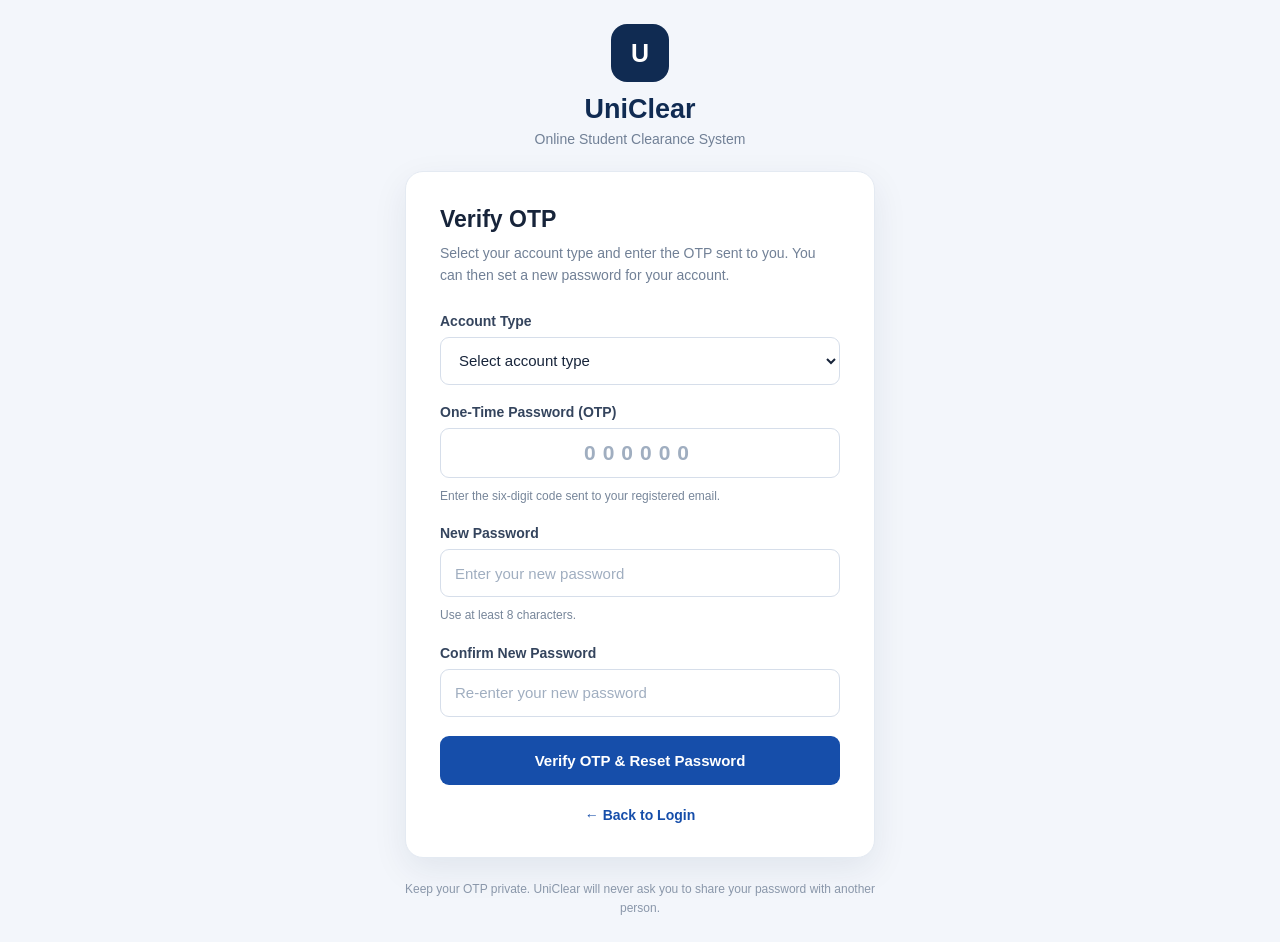
<file: verify-otp.html>
<!doctype html>
<html lang="en">
  <head>
    <meta charset="UTF-8" />
    <meta name="viewport" content="width=device-width, initial-scale=1.0" />

    <title>Verify OTP | UniClear</title>

    <link rel="stylesheet" href="css/verify-otp.css" />

    <style>
      * {
        box-sizing: border-box;
        margin: 0;
        padding: 0;
      }

      body {
        min-height: 100vh;
        display: flex;
        align-items: center;
        justify-content: center;
        padding: 24px;
        background: #f3f6fb;
        font-family: Arial, Helvetica, sans-serif;
        color: #17243a;
      }

      .page-container {
        width: 100%;
        max-width: 470px;
      }

      .brand {
        margin-bottom: 24px;
        text-align: center;
      }

      .brand-icon {
        width: 58px;
        height: 58px;
        display: flex;
        align-items: center;
        justify-content: center;
        margin: 0 auto 12px;
        border-radius: 16px;
        background: #102b52;
        color: #ffffff;
        font-size: 25px;
        font-weight: bold;
      }

      .brand h1 {
        font-size: 27px;
        color: #102b52;
        margin-bottom: 6px;
      }

      .brand p {
        color: #718096;
        font-size: 14px;
      }

      .form-card {
        padding: 34px;
        background: #ffffff;
        border: 1px solid #e4eaf2;
        border-radius: 18px;
        box-shadow: 0 12px 35px rgba(16, 43, 82, 0.08);
      }

      .form-card h2 {
        margin-bottom: 9px;
        font-size: 23px;
        color: #17243a;
      }

      .intro {
        margin-bottom: 26px;
        color: #718096;
        font-size: 14px;
        line-height: 1.6;
      }

      .form-group {
        margin-bottom: 19px;
      }

      .form-group label {
        display: block;
        margin-bottom: 8px;
        font-size: 14px;
        font-weight: 600;
        color: #34445d;
      }

      .form-group input,
      .form-group select {
        width: 100%;
        min-height: 48px;
        padding: 12px 14px;
        border: 1px solid #d6deea;
        border-radius: 9px;
        outline: none;
        background: #ffffff;
        color: #17243a;
        font-size: 15px;
        transition:
          border-color 0.2s,
          box-shadow 0.2s;
      }

      .form-group input:focus,
      .form-group select:focus {
        border-color: #2463eb;
        box-shadow: 0 0 0 3px rgba(36, 99, 235, 0.12);
      }

      .form-group input::placeholder {
        color: #a0aec0;
      }

      .otp-input {
        letter-spacing: 7px;
        text-align: center;
        font-size: 21px !important;
        font-weight: 700;
      }

      .field-help {
        display: block;
        margin-top: 7px;
        color: #718096;
        font-size: 12px;
        line-height: 1.5;
      }

      .message {
        display: none;
        margin-bottom: 18px;
        padding: 12px 14px;
        border-radius: 8px;
        font-size: 14px;
        line-height: 1.5;
        overflow-wrap: anywhere;
      }

      .message.success {
        display: block;
        color: #166534;
        background: #dcfce7;
        border: 1px solid #bbf7d0;
      }

      .message.error {
        display: block;
        color: #b42318;
        background: #fee4e2;
        border: 1px solid #fecdca;
      }

      .message.info {
        display: block;
        color: #1d4ed8;
        background: #dbeafe;
        border: 1px solid #bfdbfe;
      }

      .primary-button {
        width: 100%;
        min-height: 49px;
        border: none;
        border-radius: 9px;
        background: #164eaa;
        color: #ffffff;
        font-size: 15px;
        font-weight: 700;
        cursor: pointer;
        transition:
          background 0.2s,
          transform 0.2s;
      }

      .primary-button:hover {
        background: #103c85;
      }

      .primary-button:active {
        transform: scale(0.99);
      }

      .primary-button:disabled {
        background: #94a3b8;
        cursor: not-allowed;
      }

      .back-link {
        display: block;
        margin-top: 22px;
        text-align: center;
        color: #164eaa;
        font-size: 14px;
        text-decoration: none;
        font-weight: 600;
      }

      .back-link:hover {
        text-decoration: underline;
      }

      .security-note {
        margin-top: 22px;
        text-align: center;
        color: #8a97aa;
        font-size: 12px;
        line-height: 1.6;
      }

      [hidden] {
        display: none !important;
      }

      @media (max-width: 480px) {
        body {
          padding: 16px;
        }

        .form-card {
          padding: 24px 20px;
        }

        .brand h1 {
          font-size: 24px;
        }
      }
    </style>
  </head>

  <body>
    <main class="page-container">
      <header class="brand">
        <div class="brand-icon" aria-hidden="true">U</div>
        <h1>UniClear</h1>
        <p>Online Student Clearance System</p>
      </header>

      <section class="form-card">
        <h2>Verify OTP</h2>

        <p class="intro">
          Select your account type and enter the OTP sent to you. You can then
          set a new password for your account.
        </p>

        <div
          id="message"
          class="message"
          role="alert"
          aria-live="polite"
          hidden
        ></div>

        <form id="resetPasswordForm" novalidate>
          <!-- Account type -->
          <div class="form-group">
            <label for="accountType">Account Type</label>

            <select id="accountType" name="account_type" required>
              <option value="">Select account type</option>
              <option value="student">Student</option>
              <option value="staff">Staff</option>
            </select>
          </div>

          <!-- Student registration number -->
          <div class="form-group" id="studentIdentifierGroup" hidden>
            <label for="reg_no">Student Registration Number</label>

            <input
              type="text"
              id="reg_no"
              name="reg_no"
              placeholder="Enter your registration number"
              autocomplete="username"
              disabled
            />
          </div>

          <!-- Staff ID -->
          <div class="form-group" id="staffIdentifierGroup" hidden>
            <label for="staff_id">Staff ID</label>

            <input
              type="text"
              id="staff_id"
              name="staff_id"
              placeholder="Enter your staff ID"
              autocomplete="username"
              disabled
            />
          </div>

          <!-- OTP -->
          <div class="form-group">
            <label for="otp">One-Time Password (OTP)</label>

            <input
              type="text"
              id="otp"
              name="otp"
              class="otp-input"
              placeholder="000000"
              inputmode="numeric"
              pattern="[0-9]{6}"
              minlength="6"
              maxlength="6"
              autocomplete="one-time-code"
              required
            />

            <small class="field-help">
              Enter the six-digit code sent to your registered email.
            </small>
          </div>

          <!-- New password -->
          <div class="form-group">
            <label for="new_password">New Password</label>

            <input
              type="password"
              id="new_password"
              name="new_password"
              placeholder="Enter your new password"
              minlength="8"
              autocomplete="new-password"
              required
            />

            <small class="field-help"> Use at least 8 characters. </small>
          </div>

          <!-- Confirm new password -->
          <div class="form-group">
            <label for="confirm_password">Confirm New Password</label>

            <input
              type="password"
              id="confirm_password"
              name="confirm_password"
              placeholder="Re-enter your new password"
              minlength="8"
              autocomplete="new-password"
              required
            />
          </div>

          <!-- Submit -->
          <button type="submit" id="resetPasswordBtn" class="primary-button">
            Verify OTP &amp; Reset Password
          </button>
        </form>

        <a href="login.html" class="back-link"> &larr; Back to Login </a>
      </section>

      <p class="security-note">
        Keep your OTP private. UniClear will never ask you to share your
        password with another person.
      </p>
    </main>

    <script src="js/verify-otp.js"></script>
  </body>
</html>
</file>
<file: css/style.css>
/* =========================================================
   UNICLEAR - UNIVERSITY OF NIGERIA, NSUKKA
   File: Frontend/css/style.css
   Purpose: Shared website styles and design foundation
   ========================================================= */


/* ==================== 1. CSS VARIABLES ==================== */

:root {
    --primary-color: #102b50;
    --primary-dark: #091d37;
    --primary-light: #1b416d;

    --secondary-color: #18794e;
    --secondary-dark: #11613d;
    --secondary-light: #e8f5ed;

    --accent-color: #d5a62e;
    --accent-light: #fff6d9;

    --background-color: #f5f7fb;
    --surface-color: #ffffff;

    --text-primary: #182536;
    --text-secondary: #64748b;
    --text-muted: #94a3b8;

    --border-color: #e2e8f0;
    --border-dark: #cbd5e1;

    --success-color: #168653;
    --warning-color: #b7791f;
    --danger-color: #c53030;
    --info-color: #2563a6;

    --font-family: "Segoe UI", Arial, Helvetica, sans-serif;

    --container-width: 1200px;

    --radius-small: 6px;
    --radius-medium: 12px;
    --radius-large: 20px;
    --radius-pill: 999px;

    --shadow-small: 0 2px 8px rgba(16, 43, 80, 0.06);
    --shadow-medium: 0 8px 24px rgba(16, 43, 80, 0.09);
    --shadow-large: 0 18px 45px rgba(16, 43, 80, 0.13);

    --transition: all 0.25s ease;
}


/* ==================== 2. RESET ==================== */

* {
    margin: 0;
    padding: 0;
    box-sizing: border-box;
}

html {
    scroll-behavior: smooth;
    scroll-padding-top: 90px;
}

body {
    min-height: 100vh;
    font-family: var(--font-family);
    font-size: 16px;
    line-height: 1.6;
    color: var(--text-primary);
    background: var(--surface-color);
    -webkit-font-smoothing: antialiased;
}

body,
button,
input,
select,
textarea {
    font-family: var(--font-family);
}

button,
input,
select,
textarea {
    font-size: inherit;
}

button,
a {
    -webkit-tap-highlight-color: transparent;
}

button {
    cursor: pointer;
}

a {
    color: inherit;
    text-decoration: none;
}

img {
    display: block;
    max-width: 100%;
    height: auto;
}

ul,
ol {
    list-style: none;
}

button,
input,
select,
textarea {
    outline-color: var(--secondary-color);
}

::selection {
    color: #ffffff;
    background: var(--primary-color);
}


/* ==================== 3. ACCESSIBILITY ==================== */

.skip-link {
    position: absolute;
    top: -100px;
    left: 16px;
    z-index: 9999;
    padding: 12px 18px;
    color: #ffffff;
    background: var(--primary-color);
    border-radius: var(--radius-small);
    box-shadow: var(--shadow-medium);
}

.skip-link:focus {
    top: 16px;
}

a:focus-visible,
button:focus-visible,
input:focus-visible,
select:focus-visible,
textarea:focus-visible {
    outline: 3px solid rgba(24, 121, 78, 0.45);
    outline-offset: 3px;
}


/* ==================== 4. CONTAINER ==================== */

.container {
    width: min(
        var(--container-width),
        calc(100% - 48px)
    );
    margin-inline: auto;
}

.section {
    padding: 80px 0;
}


/* ==================== 5. TYPOGRAPHY ==================== */

h1,
h2,
h3,
h4,
h5,
h6 {
    color: var(--primary-color);
    font-weight: 700;
    line-height: 1.25;
}

h1 {
    font-size: clamp(2.4rem, 5vw, 4.1rem);
    letter-spacing: -1.8px;
}

h2 {
    font-size: clamp(1.8rem, 3vw, 2.6rem);
    letter-spacing: -0.7px;
}

h3 {
    font-size: 1.25rem;
}

p {
    color: var(--text-secondary);
}

strong {
    font-weight: 700;
}


/* ==================== 6. BUTTONS ==================== */

.btn {
    display: inline-flex;
    align-items: center;
    justify-content: center;
    gap: 10px;
    min-height: 44px;
    padding: 11px 20px;

    border: 1px solid transparent;
    border-radius: var(--radius-small);

    font-size: 0.94rem;
    font-weight: 600;
    line-height: 1.4;
    text-align: center;

    transition: var(--transition);
    cursor: pointer;
}

.btn-primary {
    color: #ffffff;
    background: var(--primary-color);
    border-color: var(--primary-color);
}

.btn-primary:hover {
    color: #ffffff;
    background: var(--primary-dark);
    border-color: var(--primary-dark);
    transform: translateY(-2px);
    box-shadow: var(--shadow-small);
}

.btn-secondary {
    color: var(--primary-color);
    background: #ffffff;
    border-color: var(--border-dark);
}

.btn-secondary:hover {
    color: var(--primary-color);
    background: var(--background-color);
    border-color: var(--primary-color);
}

.btn-outline {
    color: var(--primary-color);
    background: transparent;
    border-color: var(--border-dark);
}

.btn-outline:hover {
    color: var(--primary-color);
    background: var(--background-color);
    border-color: var(--primary-color);
}

.btn-light {
    color: var(--primary-color);
    background: #ffffff;
    border-color: #ffffff;
}

.btn-light:hover {
    color: var(--primary-dark);
    background: #f1f5f9;
    transform: translateY(-2px);
}

.btn-cta-outline {
    color: #ffffff;
    background: transparent;
    border-color: rgba(255, 255, 255, 0.65);
}

.btn-cta-outline:hover {
    color: #ffffff;
    background: rgba(255, 255, 255, 0.1);
    border-color: #ffffff;
}

.btn-large {
    min-height: 52px;
    padding: 14px 24px;
    font-size: 1rem;
}

.btn:disabled {
    opacity: 0.6;
    cursor: not-allowed;
    transform: none;
}


/* ==================== 7. FORM CONTROLS ==================== */

.form-group {
    display: flex;
    flex-direction: column;
    gap: 7px;
    margin-bottom: 18px;
}

.form-group label {
    color: var(--text-primary);
    font-size: 0.92rem;
    font-weight: 600;
}

.form-control {
    width: 100%;
    min-height: 46px;
    padding: 11px 14px;

    color: var(--text-primary);
    background: #ffffff;

    border: 1px solid var(--border-dark);
    border-radius: var(--radius-small);

    transition: var(--transition);
}

.form-control::placeholder {
    color: var(--text-muted);
}

.form-control:focus {
    border-color: var(--secondary-color);
    box-shadow: 0 0 0 3px rgba(24, 121, 78, 0.1);
}

.form-help {
    color: var(--text-secondary);
    font-size: 0.84rem;
}

.form-error {
    color: var(--danger-color);
    font-size: 0.84rem;
}


/* ==================== 8. STATUS BADGES ==================== */

.status-badge {
    display: inline-flex;
    align-items: center;
    justify-content: center;
    gap: 6px;

    padding: 5px 10px;
    border-radius: var(--radius-pill);

    font-size: 0.78rem;
    font-weight: 600;
}

.status-approved {
    color: #166534;
    background: #dcfce7;
}

.status-pending {
    color: #92400e;
    background: #fef3c7;
}

.status-rejected {
    color: #991b1b;
    background: #fee2e2;
}

.status-review {
    color: #1d4ed8;
    background: #dbeafe;
}


/* ==================== 9. CARDS ==================== */

.card {
    padding: 24px;
    background: var(--surface-color);
    border: 1px solid var(--border-color);
    border-radius: var(--radius-medium);
    box-shadow: var(--shadow-small);
}

.card:hover {
    box-shadow: var(--shadow-medium);
}


/* ==================== 10. SECTION HEADINGS ==================== */

.section-heading {
    max-width: 720px;
    margin: 0 auto 42px;
    text-align: center;
}

.section-label {
    display: inline-block;
    margin-bottom: 12px;

    color: var(--secondary-color);
    font-size: 0.8rem;
    font-weight: 700;
    letter-spacing: 1.5px;
    text-transform: uppercase;
}

.section-heading h2 {
    margin-bottom: 15px;
}

.section-heading p {
    max-width: 650px;
    margin-inline: auto;
    line-height: 1.8;
}


/* ==================== 11. TEXT LINKS ==================== */

.text-link {
    display: inline-flex;
    align-items: center;
    gap: 9px;

    color: var(--secondary-color);
    font-weight: 700;

    transition: var(--transition);
}

.text-link:hover {
    color: var(--secondary-dark);
    gap: 13px;
}

.secondary-link {
    display: inline-block;
    color: var(--text-secondary);
    font-size: 0.9rem;
}

.secondary-link:hover {
    color: var(--primary-color);
    text-decoration: underline;
}


/* ==================== 12. DIVIDERS ==================== */

.divider {
    width: 100%;
    height: 1px;
    background: var(--border-color);
    border: none;
}


/* ==================== 13. UTILITY CLASSES ==================== */

.text-center {
    text-align: center;
}

.text-primary {
    color: var(--primary-color);
}

.text-secondary {
    color: var(--text-secondary);
}

.text-success {
    color: var(--success-color);
}

.text-danger {
    color: var(--danger-color);
}

.bg-light {
    background: var(--background-color);
}

.bg-white {
    background: #ffffff;
}

.hidden {
    display: none !important;
}

.w-100 {
    width: 100%;
}

.mt-1 {
    margin-top: 8px;
}

.mt-2 {
    margin-top: 16px;
}

.mt-3 {
    margin-top: 24px;
}

.mb-1 {
    margin-bottom: 8px;
}

.mb-2 {
    margin-bottom: 16px;
}

.mb-3 {
    margin-bottom: 24px;
}


/* ==================== 14. LOGIN / AUTH SHARED HELPERS ==================== */

/*
   These are small shared helpers for the updated login page.
   The detailed authentication layout remains in auth.css.
*/

.auth-page {
    min-height: 100vh;
    background: var(--background-color);
}

.auth-page a {
    transition: var(--transition);
}

.auth-page button {
    font-family: inherit;
}

.auth-page [hidden] {
    display: none !important;
}


/* ==================== 15. AUTHENTICATION MESSAGES ==================== */

/*
   Supports the message states used by login.js.
   auth.css may provide more specific visual styling.
*/

.auth-message {
    width: 100%;
    margin-bottom: 18px;
    padding: 12px 14px;

    border: 1px solid transparent;
    border-radius: var(--radius-small);

    font-size: 0.9rem;
    line-height: 1.5;
    overflow-wrap: anywhere;
}

.auth-message.success,
.auth-message.auth-message-success {
    color: #166534;
    background: #f0fdf4;
    border-color: #bbf7d0;
}

.auth-message.error,
.auth-message.auth-message-error {
    color: #991b1b;
    background: #fef2f2;
    border-color: #fecaca;
}

.auth-message.info,
.auth-message.auth-message-info {
    color: #1e40af;
    background: #eff6ff;
    border-color: #bfdbfe;
}


/* ==================== 16. RESPONSIVE DEFAULTS ==================== */

@media (max-width: 768px) {
    .container {
        width: calc(100% - 32px);
    }

    .section {
        padding: 56px 0;
    }

    .card {
        padding: 20px;
    }

    .btn {
        max-width: 100%;
    }
}

@media (max-width: 480px) {
    body {
        font-size: 15px;
    }

    .container {
        width: calc(100% - 28px);
    }

    .btn-large {
        min-height: 48px;
        padding: 12px 18px;
        font-size: 0.94rem;
    }
}


/* ==================== 17. REDUCED MOTION ==================== */

@media (prefers-reduced-motion: reduce) {
    *,
    *::before,
    *::after {
        scroll-behavior: auto !important;
        animation-duration: 0.01ms !important;
        animation-iteration-count: 1 !important;
        transition-duration: 0.01ms !important;
    }
}
</file>
<file: css/landing.css>
/* =========================================================
   UNICLEAR — UNIVERSITY OF NIGERIA, NSUKKA
   File: css/landing.css
   Purpose: Landing page layout, components and responsiveness
   ========================================================= */


/* ==================== 1. SITE HEADER ==================== */

.site-header {
    position: sticky;
    top: 0;
    z-index: 1000;
    width: 100%;
    background: rgba(255, 255, 255, 0.97);
    border-bottom: 1px solid var(--border-color);
    backdrop-filter: blur(14px);
}

.navbar {
    min-height: 82px;
    display: flex;
    align-items: center;
    justify-content: space-between;
    gap: 28px;
}


/* Brand */

.brand {
    display: inline-flex;
    align-items: center;
    gap: 12px;
    flex-shrink: 0;
}

.brand-logo {
    width: 46px;
    height: 46px;
    display: flex;
    align-items: center;
    justify-content: center;
    color: #ffffff;
    background: var(--primary-color);
    border-radius: 12px;
    font-size: 1.35rem;
}

.brand-text {
    display: flex;
    flex-direction: column;
    line-height: 1.25;
}

.brand-text strong {
    color: var(--primary-color);
    font-size: 1.45rem;
    font-weight: 800;
    letter-spacing: -0.6px;
}

.brand-text small {
    margin-top: 4px;
    color: var(--text-secondary);
    font-size: 0.61rem;
    font-weight: 700;
    letter-spacing: 0.7px;
}


/* Navigation */

.main-navigation {
    display: flex;
    align-items: center;
    gap: 27px;
}

.nav-link {
    position: relative;
    padding: 8px 0;
    color: var(--text-secondary);
    font-size: 0.9rem;
    font-weight: 600;
    transition: var(--transition);
}

.nav-link:hover,
.nav-link.active {
    color: var(--primary-color);
}

.nav-link.active::after {
    position: absolute;
    right: 0;
    bottom: 0;
    left: 0;
    height: 2px;
    background: var(--secondary-color);
    content: "";
}

.nav-actions {
    display: flex;
    align-items: center;
    gap: 10px;
    margin-left: 4px;
}

.nav-actions .btn {
    padding: 10px 15px;
    font-size: 0.86rem;
}


/* Mobile menu button */

.menu-toggle {
    display: none;
    width: 44px;
    height: 44px;
    align-items: center;
    justify-content: center;
    color: var(--primary-color);
    background: #ffffff;
    border: 1px solid var(--border-color);
    border-radius: var(--radius-small);
    font-size: 1.2rem;
}


/* ==================== 2. HERO SECTION ==================== */

.hero-section {
    position: relative;
    overflow: hidden;
    padding: 88px 0 100px;
    background:
        radial-gradient(
            ellipse at 90% 10%,
            rgba(24, 121, 78, 0.08),
            transparent 35%
        ),
        linear-gradient(135deg, #ffffff 0%, #f5f8fc 100%);
}

.hero-grid {
    display: grid;
    grid-template-columns: minmax(0, 1.05fr) minmax(0, 0.95fr);
    align-items: center;
    gap: 64px;
}

.hero-content {
    position: relative;
    z-index: 2;
}

.eyebrow {
    display: inline-flex;
    align-items: center;
    gap: 9px;
    margin-bottom: 24px;
    padding: 9px 13px;
    color: var(--secondary-dark);
    background: var(--secondary-light);
    border: 1px solid rgba(24, 121, 78, 0.12);
    border-radius: var(--radius-pill);
    font-size: 0.73rem;
    font-weight: 800;
    letter-spacing: 0.6px;
}

.eyebrow i {
    color: var(--secondary-color);
}

.hero-content h1 {
    max-width: 640px;
    margin-bottom: 24px;
    font-size: clamp(2.65rem, 4.4vw, 4.3rem);
    line-height: 1.12;
    letter-spacing: -2px;
}

.hero-content h1 span {
    display: block;
    color: var(--secondary-color);
}

.hero-description {
    max-width: 590px;
    margin-bottom: 30px;
    font-size: 1.04rem;
    line-height: 1.9;
}

.hero-actions {
    display: flex;
    align-items: center;
    flex-wrap: wrap;
    gap: 13px;
}

.hero-note {
    display: flex;
    align-items: center;
    gap: 9px;
    margin-top: 25px;
    color: var(--text-secondary);
    font-size: 0.88rem;
}

.hero-note i {
    color: var(--secondary-color);
    font-size: 1.05rem;
}


/* ==================== 3. HERO PORTAL PREVIEW ==================== */

.hero-visual {
    position: relative;
    min-width: 0;
    padding: 14px 14px 30px;
}

.hero-decoration {
    position: absolute;
    border-radius: 50%;
    pointer-events: none;
}

.decoration-one {
    top: -25px;
    right: -15px;
    width: 130px;
    height: 130px;
    background: rgba(213, 166, 46, 0.13);
}

.decoration-two {
    bottom: 0;
    left: -25px;
    width: 100px;
    height: 100px;
    background: rgba(24, 121, 78, 0.1);
}

.portal-preview {
    position: relative;
    z-index: 1;
    overflow: hidden;
    padding: 25px;
    background: #ffffff;
    border: 1px solid rgba(226, 232, 240, 0.95);
    border-radius: 20px;
    box-shadow: var(--shadow-large);
}

.preview-header {
    display: flex;
    align-items: center;
    justify-content: space-between;
    gap: 12px;
    padding-bottom: 21px;
    border-bottom: 1px solid var(--border-color);
}

.preview-heading {
    display: flex;
    align-items: center;
    gap: 12px;
}

.preview-icon {
    width: 43px;
    height: 43px;
    display: flex;
    align-items: center;
    justify-content: center;
    color: #ffffff;
    background: var(--primary-color);
    border-radius: 11px;
    font-size: 1.1rem;
}

.preview-heading div {
    display: flex;
    flex-direction: column;
}

.preview-heading strong {
    color: var(--primary-color);
    font-size: 0.95rem;
}

.preview-heading small {
    margin-top: 3px;
    color: var(--text-secondary);
    font-size: 0.74rem;
}

.preview-menu {
    color: var(--text-muted);
    font-size: 1.25rem;
}

.preview-welcome {
    padding: 23px 0 20px;
}

.preview-welcome > span {
    color: var(--secondary-color);
    font-size: 0.68rem;
    font-weight: 800;
    letter-spacing: 1.1px;
}

.preview-welcome h2 {
    margin: 8px 0 7px;
    font-size: 1.35rem;
    letter-spacing: -0.3px;
}

.preview-welcome p {
    font-size: 0.84rem;
    line-height: 1.7;
}

.preview-progress {
    padding: 17px;
    background: #f7f9fc;
    border: 1px solid var(--border-color);
    border-radius: 12px;
}

.progress-heading {
    display: flex;
    align-items: center;
    justify-content: space-between;
    gap: 10px;
    margin-bottom: 13px;
}

.progress-heading span {
    color: var(--text-primary);
    font-size: 0.82rem;
    font-weight: 700;
}

.progress-heading strong {
    color: var(--secondary-color);
    font-size: 0.72rem;
}

.progress-track {
    height: 7px;
    overflow: hidden;
    background: #e2e8f0;
    border-radius: var(--radius-pill);
}

.progress-track span {
    display: block;
    width: 42%;
    height: 100%;
    background: var(--secondary-color);
    border-radius: inherit;
}

.preview-progress > small {
    display: block;
    margin-top: 10px;
    color: var(--text-secondary);
    font-size: 0.73rem;
    line-height: 1.6;
}


/* Preview stage rows */

.preview-stages {
    display: flex;
    flex-direction: column;
    gap: 0;
    margin-top: 12px;
}

.preview-stage {
    display: flex;
    align-items: center;
    gap: 12px;
    padding: 13px 0;
    border-bottom: 1px solid #edf0f5;
}

.stage-icon {
    width: 40px;
    height: 40px;
    flex-shrink: 0;
    display: flex;
    align-items: center;
    justify-content: center;
    border-radius: 10px;
    font-size: 0.95rem;
}

.stage-icon.finance {
    color: #9a6b00;
    background: #fff3cd;
}

.stage-icon.department {
    color: #2563a6;
    background: #e5f0ff;
}

.stage-icon.faculty {
    color: #18794e;
    background: #e4f5eb;
}

.stage-info {
    display: flex;
    flex: 1;
    min-width: 0;
    flex-direction: column;
}

.stage-info strong {
    color: var(--text-primary);
    font-size: 0.85rem;
}

.stage-info small {
    margin-top: 3px;
    color: var(--text-secondary);
    font-size: 0.74rem;
}

.stage-arrow {
    color: var(--text-muted);
    font-size: 0.75rem;
}

.preview-footer {
    display: flex;
    align-items: center;
    gap: 8px;
    margin-top: 17px;
    color: var(--text-secondary);
    font-size: 0.75rem;
}

.preview-footer i {
    color: var(--secondary-color);
}


/* Floating card */

.floating-card {
    position: absolute;
    right: -22px;
    bottom: 3px;
    z-index: 2;
    display: flex;
    align-items: center;
    gap: 11px;
    padding: 14px 17px;
    background: #ffffff;
    border: 1px solid var(--border-color);
    border-radius: 12px;
    box-shadow: var(--shadow-medium);
}

.floating-icon {
    width: 40px;
    height: 40px;
    display: flex;
    align-items: center;
    justify-content: center;
    color: var(--secondary-color);
    background: var(--secondary-light);
    border-radius: 10px;
    font-size: 1.05rem;
}

.floating-card div {
    display: flex;
    flex-direction: column;
}

.floating-card strong {
    color: var(--primary-color);
    font-size: 0.82rem;
}

.floating-card small {
    margin-top: 3px;
    color: var(--text-secondary);
    font-size: 0.72rem;
}


/* ==================== 4. PORTAL ACCESS ==================== */

.access-section {
    padding: 82px 0;
    background: #ffffff;
}

.access-grid {
    display: grid;
    grid-template-columns: repeat(2, minmax(0, 1fr));
    gap: 24px;
}

.access-card {
    position: relative;
    overflow: hidden;
    padding: 32px;
    background: #ffffff;
    border: 1px solid var(--border-color);
    border-radius: var(--radius-large);
    box-shadow: var(--shadow-small);
    transition: var(--transition);
}

.access-card::before {
    position: absolute;
    top: 0;
    left: 0;
    width: 100%;
    height: 4px;
    background: var(--primary-color);
    content: "";
}

.staff-card::before {
    background: var(--secondary-color);
}

.access-card:hover {
    transform: translateY(-5px);
    box-shadow: var(--shadow-medium);
}

.access-icon {
    width: 58px;
    height: 58px;
    display: flex;
    align-items: center;
    justify-content: center;
    margin-bottom: 22px;
    color: var(--primary-color);
    background: #eaf0f8;
    border-radius: 15px;
    font-size: 1.5rem;
}

.staff-card .access-icon {
    color: var(--secondary-color);
    background: var(--secondary-light);
}

.access-card h3 {
    margin-bottom: 12px;
    font-size: 1.4rem;
}

.access-card > p {
    max-width: 490px;
    margin-bottom: 22px;
    line-height: 1.8;
}

.access-card .text-link {
    display: flex;
    width: fit-content;
    margin-bottom: 12px;
}

.access-card .secondary-link {
    line-height: 1.7;
}

.access-note {
    display: flex;
    align-items: flex-start;
    justify-content: center;
    gap: 9px;
    margin-top: 25px;
    font-size: 0.84rem;
    text-align: center;
}

.access-note i {
    margin-top: 5px;
    color: var(--info-color);
}


/* ==================== 5. ABOUT SECTION ==================== */

.about-section {
    padding: 100px 0;
    background: var(--background-color);
}

.about-grid {
    display: grid;
    grid-template-columns: minmax(0, 0.9fr) minmax(0, 1.1fr);
    align-items: center;
    gap: 80px;
}

.about-visual {
    position: relative;
    min-height: 390px;
    overflow: hidden;
    display: flex;
    flex-direction: column;
    align-items: center;
    justify-content: center;
    padding: 35px;
    color: #ffffff;
    background:
        radial-gradient(
            circle at 80% 20%,
            rgba(213, 166, 46, 0.2),
            transparent 30%
        ),
        linear-gradient(
            140deg,
            var(--primary-color),
            var(--primary-dark)
        );
    border-radius: 24px;
    box-shadow: var(--shadow-medium);
}

.about-visual::before {
    position: absolute;
    top: -100px;
    left: -90px;
    width: 260px;
    height: 260px;
    border: 1px solid rgba(255, 255, 255, 0.12);
    border-radius: 50%;
    content: "";
}

.about-visual::after {
    position: absolute;
    right: -100px;
    bottom: -130px;
    width: 330px;
    height: 330px;
    border: 1px solid rgba(255, 255, 255, 0.13);
    border-radius: 50%;
    content: "";
}

.about-icon-large {
    position: relative;
    z-index: 1;
    width: 145px;
    height: 145px;
    display: flex;
    align-items: center;
    justify-content: center;
    margin-bottom: 25px;
    color: var(--accent-color);
    background: rgba(255, 255, 255, 0.08);
    border: 1px solid rgba(255, 255, 255, 0.17);
    border-radius: 30px;
    font-size: 4rem;
}

.about-caption {
    position: relative;
    z-index: 1;
    display: flex;
    flex-direction: column;
    align-items: center;
    text-align: center;
}

.about-caption strong {
    color: #ffffff;
    font-size: 1.8rem;
}

.about-caption span {
    margin-top: 5px;
    color: rgba(255, 255, 255, 0.9);
    font-size: 0.94rem;
}

.about-caption small {
    margin-top: 10px;
    color: #e9c86c;
    font-size: 0.75rem;
    letter-spacing: 0.5px;
}

.about-decoration {
    position: absolute;
    right: 25px;
    bottom: 25px;
    width: 45px;
    height: 45px;
    background: var(--accent-color);
    border-radius: 12px;
    transform: rotate(18deg);
    opacity: 0.9;
}

.about-content h2 {
    margin-bottom: 22px;
}

.about-content > p {
    margin-bottom: 17px;
    line-height: 1.9;
}

.about-list {
    display: flex;
    flex-direction: column;
    gap: 13px;
    margin: 25px 0 30px;
}

.about-list li {
    display: flex;
    align-items: flex-start;
    gap: 11px;
    color: var(--text-primary);
    font-size: 0.94rem;
}

.about-list li i {
    margin-top: 4px;
    color: var(--secondary-color);
}


/* ==================== 6. CLEARANCE PROCESS ==================== */

.process-section {
    padding: 95px 0;
    background: #ffffff;
}

.process-grid {
    display: grid;
    grid-template-columns: repeat(4, minmax(0, 1fr));
    gap: 20px;
}

.process-card {
    position: relative;
    min-width: 0;
    padding: 25px 21px;
    background: #ffffff;
    border: 1px solid var(--border-color);
    border-radius: var(--radius-medium);
    transition: var(--transition);
}

.process-card:hover {
    border-color: rgba(24, 121, 78, 0.4);
    transform: translateY(-4px);
    box-shadow: var(--shadow-medium);
}

.process-number {
    position: absolute;
    top: 17px;
    right: 18px;
    color: #cbd5e1;
    font-size: 0.84rem;
    font-weight: 800;
}

.process-icon {
    width: 49px;
    height: 49px;
    display: flex;
    align-items: center;
    justify-content: center;
    margin-bottom: 23px;
    color: var(--primary-color);
    background: #eaf0f8;
    border-radius: 12px;
    font-size: 1.2rem;
}

.process-card:nth-child(2) .process-icon,
.process-card:nth-child(5) .process-icon {
    color: #9a6b00;
    background: #fff4d6;
}

.process-card:nth-child(3) .process-icon,
.process-card:nth-child(6) .process-icon {
    color: var(--secondary-color);
    background: var(--secondary-light);
}

.process-card:nth-child(4) .process-icon {
    color: #6d4bb8;
    background: #f0eafe;
}

.process-card h3 {
    margin-bottom: 10px;
    font-size: 1.08rem;
}

.process-card p {
    font-size: 0.86rem;
    line-height: 1.75;
}

.process-card.final-stage {
    grid-column: span 2;
    background: #f7fafc;
    border-color: #cbd8e7;
}

.process-card.final-stage .process-icon {
    color: #9a6b00;
    background: #fff3cd;
}

.process-note {
    display: flex;
    align-items: flex-start;
    gap: 12px;
    margin-top: 28px;
    padding: 18px 20px;
    background: #f7f9fc;
    border: 1px solid var(--border-color);
    border-radius: var(--radius-medium);
}

.process-note i {
    margin-top: 4px;
    color: var(--info-color);
}

.process-note p {
    font-size: 0.86rem;
    line-height: 1.8;
}


/* ==================== 7. BENEFITS SECTION ==================== */

.benefits-section {
    padding: 95px 0;
    background: var(--background-color);
}

.benefits-grid {
    display: grid;
    grid-template-columns: repeat(4, minmax(0, 1fr));
    gap: 22px;
}

.benefit-card {
    padding: 27px 22px;
    background: #ffffff;
    border: 1px solid var(--border-color);
    border-radius: var(--radius-medium);
    transition: var(--transition);
}

.benefit-card:hover {
    transform: translateY(-4px);
    box-shadow: var(--shadow-medium);
}

.benefit-icon {
    width: 52px;
    height: 52px;
    display: flex;
    align-items: center;
    justify-content: center;
    margin-bottom: 22px;
    color: var(--secondary-color);
    background: var(--secondary-light);
    border-radius: 13px;
    font-size: 1.3rem;
}

.benefit-card:nth-child(2) .benefit-icon {
    color: var(--primary-color);
    background: #eaf0f8;
}

.benefit-card:nth-child(3) .benefit-icon {
    color: #9a6b00;
    background: #fff3cd;
}

.benefit-card h3 {
    margin-bottom: 12px;
    font-size: 1.05rem;
    line-height: 1.5;
}

.benefit-card p {
    font-size: 0.87rem;
    line-height: 1.8;
}


/* ==================== 8. CALL TO ACTION ==================== */

.cta-section {
    position: relative;
    overflow: hidden;
    padding: 72px 0;
    background:
        radial-gradient(
            circle at 90% 0%,
            rgba(213, 166, 46, 0.16),
            transparent 30%
        ),
        linear-gradient(
            120deg,
            var(--primary-color),
            var(--primary-dark)
        );
}

.cta-content {
    position: relative;
    z-index: 1;
    display: flex;
    align-items: center;
    justify-content: space-between;
    gap: 35px;
}

.cta-text {
    max-width: 680px;
}

.cta-text .section-label {
    color: #e9c86c;
}

.cta-text h2 {
    margin-bottom: 15px;
    color: #ffffff;
}

.cta-text p {
    max-width: 600px;
    color: rgba(255, 255, 255, 0.8);
    line-height: 1.8;
}

.cta-actions {
    display: flex;
    flex-shrink: 0;
    flex-wrap: wrap;
    gap: 12px;
}


/* ==================== 9. FOOTER ==================== */

.site-footer {
    padding: 65px 0 0;
    background: #081a30;
}

.footer-grid {
    display: grid;
    grid-template-columns: 1.5fr 0.8fr 0.9fr 1fr;
    gap: 45px;
    padding-bottom: 48px;
}

.footer-brand-link .brand-text strong {
    color: #ffffff;
}

.footer-brand-link .brand-text small {
    color: #cbd5e1;
}

.footer-brand-link .brand-logo {
    color: var(--primary-color);
    background: #ffffff;
}

.footer-brand > p {
    max-width: 350px;
    margin-top: 20px;
    color: #b8c4d3;
    font-size: 0.9rem;
    line-height: 1.9;
}

.footer-column {
    display: flex;
    flex-direction: column;
    align-items: flex-start;
    gap: 12px;
}

.footer-column h3 {
    margin-bottom: 8px;
    color: #ffffff;
    font-size: 1rem;
}

.footer-column a,
.footer-column p {
    color: #b8c4d3;
    font-size: 0.86rem;
    line-height: 1.8;
    transition: var(--transition);
}

.footer-column a:hover {
    color: #ffffff;
    transform: translateX(3px);
}

.footer-bottom {
    display: flex;
    align-items: center;
    justify-content: space-between;
    gap: 20px;
    padding: 22px 0;
    border-top: 1px solid rgba(255, 255, 255, 0.12);
}

.footer-bottom p {
    color: #aab7c8;
    font-size: 0.82rem;
}

.back-to-top {
    display: inline-flex;
    align-items: center;
    gap: 8px;
    color: #ffffff;
    font-size: 0.84rem;
    font-weight: 600;
    transition: var(--transition);
}

.back-to-top:hover {
    color: #e9c86c;
}


/* ==================== 10. RESPONSIVE: TABLETS ==================== */

@media (max-width: 1100px) {
    .navbar {
        gap: 18px;
    }

    .main-navigation {
        gap: 18px;
    }

    .nav-actions {
        gap: 8px;
    }

    .nav-actions .btn {
        padding: 9px 12px;
    }

    .hero-grid {
        gap: 35px;
    }

    .hero-content h1 {
        font-size: clamp(2.5rem, 4.5vw, 3.6rem);
    }

    .about-grid {
        gap: 50px;
    }

    .process-grid,
    .benefits-grid {
        grid-template-columns: repeat(2, minmax(0, 1fr));
    }

    .footer-grid {
        grid-template-columns: repeat(2, minmax(0, 1fr));
        gap: 35px;
    }
}


/* ==================== 11. RESPONSIVE: MOBILE MENU ==================== */

@media (max-width: 900px) {
    .navbar {
        position: relative;
        min-height: 76px;
    }

    .menu-toggle {
        display: flex;
        flex-shrink: 0;
    }

    .main-navigation {
        position: absolute;
        top: calc(100% + 1px);
        right: 0;
        left: 0;
        z-index: 1001;

        display: none;
        align-items: stretch;
        flex-direction: column;
        gap: 0;

        max-height: calc(100vh - 90px);
        overflow-y: auto;
        padding: 15px;

        background: #ffffff;
        border: 1px solid var(--border-color);
        border-radius: 0 0 14px 14px;
        box-shadow: var(--shadow-medium);
    }

    .main-navigation.open {
        display: flex;
    }

    .nav-link {
        padding: 13px 10px;
        border-bottom: 1px solid #f0f2f6;
    }

    .nav-link.active::after {
        display: none;
    }

    .nav-actions {
        display: flex;
        flex-direction: column;
        align-items: stretch;
        margin: 15px 0 0;
    }

    .nav-actions .btn {
        width: 100%;
        min-height: 46px;
    }

    .hero-section {
        padding: 65px 0 80px;
    }

    .hero-grid {
        grid-template-columns: 1fr;
        gap: 50px;
    }

    .hero-content {
        max-width: 720px;
    }

    .hero-visual {
        width: min(100%, 600px);
        margin-inline: auto;
    }

    .about-grid {
        grid-template-columns: 1fr;
        gap: 45px;
    }

    .about-visual {
        width: min(100%, 560px);
        min-height: 350px;
        margin-inline: auto;
    }

    .cta-content {
        align-items: flex-start;
        flex-direction: column;
    }

    .cta-actions {
        width: 100%;
    }
}


/* ==================== 12. RESPONSIVE: SMALL MOBILE ==================== */

@media (max-width: 560px) {
    .navbar {
        min-height: 70px;
    }

    .brand {
        gap: 9px;
    }

    .brand-logo {
        width: 40px;
        height: 40px;
        border-radius: 10px;
        font-size: 1.1rem;
    }

    .brand-text strong {
        font-size: 1.25rem;
    }

    .brand-text small {
        max-width: 190px;
        font-size: 0.52rem;
        letter-spacing: 0.45px;
    }

    .hero-section {
        padding: 52px 0 65px;
    }

    .eyebrow {
        gap: 7px;
        font-size: 0.62rem;
        letter-spacing: 0.3px;
    }

    .hero-content h1 {
        font-size: clamp(2.2rem, 10vw, 3.1rem);
        letter-spacing: -1.3px;
    }

    .hero-description {
        font-size: 0.96rem;
    }

    .hero-actions {
        align-items: stretch;
        flex-direction: column;
    }

    .hero-actions .btn {
        width: 100%;
    }

    .hero-visual {
        padding: 0 0 22px;
    }

    .portal-preview {
        padding: 17px;
        border-radius: 16px;
    }

    .preview-welcome h2 {
        font-size: 1.2rem;
    }

    .floating-card {
        right: 6px;
        bottom: -1px;
        padding: 10px 12px;
    }

    .floating-icon {
        width: 34px;
        height: 34px;
        font-size: 0.9rem;
    }

    .floating-card strong {
        font-size: 0.74rem;
    }

    .floating-card small {
        font-size: 0.65rem;
    }

    .access-section,
    .process-section,
    .benefits-section {
        padding: 65px 0;
    }

    .section-heading {
        margin-bottom: 30px;
    }

    .section-heading h2 {
        font-size: 1.85rem;
    }

    .access-grid {
        grid-template-columns: 1fr;
    }

    .access-card {
        padding: 25px 22px;
    }

    .about-section {
        padding: 65px 0;
    }

    .about-visual {
        min-height: 310px;
        padding: 25px;
    }

    .about-icon-large {
        width: 110px;
        height: 110px;
        font-size: 3rem;
    }

    .about-caption strong {
        font-size: 1.55rem;
    }

    .process-grid,
    .benefits-grid {
        grid-template-columns: 1fr;
    }

    .process-card.final-stage {
        grid-column: auto;
    }

    .process-card {
        padding: 23px;
    }

    .benefit-card {
        padding: 25px;
    }

    .cta-section {
        padding: 58px 0;
    }

    .cta-text h2 {
        font-size: 1.85rem;
    }

    .cta-actions {
        align-items: stretch;
        flex-direction: column;
    }

    .cta-actions .btn {
        width: 100%;
    }

    .site-footer {
        padding-top: 48px;
    }

    .footer-grid {
        grid-template-columns: 1fr;
        gap: 32px;
        padding-bottom: 35px;
    }

    .footer-bottom {
        align-items: flex-start;
        flex-direction: column;
        gap: 13px;
    }
}


/* ==================== 13. REDUCED MOTION ==================== */

@media (prefers-reduced-motion: reduce) {
    .access-card,
    .process-card,
    .benefit-card,
    .footer-column a {
        transform: none;
    }
}
</file>
<file: css/current-stage-students.css>
/* ============================================================
   UNICLEAR STUDENT CLEARANCE SYSTEM
   FILE: Frontend/css/current-stage-students.css

   CURRENT-STAGE STUDENTS PAGE

   FEATURES:
   1. Navy staff sidebar and top navigation.
   2. Responsive desktop, tablet and mobile layouts.
   3. Assigned clearance-stage summary.
   4. Student statistics cards.
   5. Student search and status filters.
   6. Current-stage student records table.
   7. Document and stage-status badges.
   8. Workflow guideline cards.
   9. Notifications, loading and empty states.
  10. Mobile sidebar and accessible controls.
============================================================ */


/* ============================================================
   1. GLOBAL VARIABLES AND RESET
============================================================ */

:root {
    --navy-950: #0b1730;
    --navy-900: #102744;
    --navy-800: #16365f;
    --navy-700: #1d4b7d;

    --primary: #2563eb;
    --primary-dark: #1d4ed8;
    --primary-light: #eff6ff;

    --success: #15803d;
    --success-light: #dcfce7;

    --danger: #dc2626;
    --danger-dark: #b91c1c;
    --danger-light: #fee2e2;

    --warning: #b45309;
    --warning-light: #fef3c7;

    --background: #f4f7fb;
    --surface: #ffffff;
    --border: #e2e8f0;

    --text-primary: #17243a;
    --text-secondary: #64748b;
    --text-muted: #94a3b8;

    --sidebar-width: 260px;
    --header-height: 82px;

    --radius-sm: 8px;
    --radius-md: 12px;
    --radius-lg: 18px;

    --shadow-sm: 0 2px 8px rgba(15, 23, 42, 0.04);
    --shadow-md: 0 8px 25px rgba(15, 23, 42, 0.07);
    --shadow-lg: 0 18px 50px rgba(15, 23, 42, 0.15);

    --transition: 0.2s ease;
}

* {
    box-sizing: border-box;
    margin: 0;
    padding: 0;
}

html {
    scroll-behavior: smooth;
}

body {
    min-height: 100vh;
    background: var(--background);
    color: var(--text-primary);
    font-family: Inter, "Segoe UI", Arial, sans-serif;
    font-size: 14px;
    line-height: 1.6;
}

button,
input,
select,
textarea {
    font: inherit;
}

button {
    cursor: pointer;
}

button:disabled {
    cursor: not-allowed;
    opacity: 0.6;
}

a {
    color: inherit;
    text-decoration: none;
}

[hidden] {
    display: none !important;
}

button:focus-visible,
a:focus-visible,
input:focus-visible,
select:focus-visible,
textarea:focus-visible {
    outline: 3px solid rgba(37, 99, 235, 0.25);
    outline-offset: 3px;
}


/* ============================================================
   2. MAIN PAGE LAYOUT
============================================================ */

.dashboard-layout {
    min-height: 100vh;
}

.main-content {
    min-height: 100vh;
    margin-left: var(--sidebar-width);
    transition: margin-left var(--transition);
}

.content-wrapper {
    width: 100%;
    max-width: 1800px;
    margin: 0 auto;
    padding: 30px;
}

.content-section {
    min-width: 0;
    margin-top: 32px;
}


/* ============================================================
   3. SIDEBAR
============================================================ */

.sidebar {
    position: fixed;
    z-index: 1000;
    top: 0;
    bottom: 0;
    left: 0;

    display: flex;
    flex-direction: column;

    width: var(--sidebar-width);
    min-height: 100vh;
    overflow-x: hidden;
    overflow-y: auto;

    background: var(--navy-950);
    color: #ffffff;

    transition: transform var(--transition);
}

.sidebar-brand {
    display: flex;
    align-items: center;
    gap: 12px;

    min-height: var(--header-height);
    padding: 18px 20px;

    border-bottom: 1px solid rgba(255, 255, 255, 0.09);
}

.brand-logo {
    display: flex;
    align-items: center;
    justify-content: center;
    flex-shrink: 0;

    width: 42px;
    height: 42px;

    border-radius: 12px;
    background: #ffffff;
    color: var(--navy-900);

    font-size: 23px;
    font-weight: 800;
}

.brand-details h2 {
    color: #ffffff;
    font-size: 21px;
    font-weight: 750;
    line-height: 1.3;
    letter-spacing: -0.5px;
}

.brand-details p {
    margin-top: 3px;
    color: #9db1cc;
    font-size: 11px;
}

.sidebar-close {
    display: none;
    align-items: center;
    justify-content: center;

    width: 35px;
    height: 35px;
    margin-left: auto;

    border: none;
    border-radius: 8px;
    background: transparent;
    color: #ffffff;

    font-size: 27px;
}

.sidebar-section-label {
    padding: 26px 22px 10px;

    color: #7f95b4;
    font-size: 10px;
    font-weight: 800;
    letter-spacing: 1.5px;
}

.sidebar-navigation {
    display: flex;
    flex-direction: column;
    gap: 5px;

    padding: 0 12px;
}

.nav-link {
    position: relative;

    display: flex;
    align-items: center;
    gap: 13px;

    min-height: 47px;
    padding: 12px 14px;

    border: 1px solid transparent;
    border-radius: 9px;

    color: #b8c7dc;
    font-size: 13px;
    font-weight: 550;

    transition:
        background var(--transition),
        color var(--transition);
}

.nav-link:hover {
    background: rgba(255, 255, 255, 0.07);
    color: #ffffff;
}

.nav-link.active {
    border-color: rgba(147, 197, 253, 0.12);
    background: #1c3c66;
    color: #ffffff;
}

.nav-link.active::before {
    position: absolute;
    top: 10px;
    bottom: 10px;
    left: -12px;

    width: 3px;
    border-radius: 0 4px 4px 0;

    background: #60a5fa;
    content: "";
}

.nav-icon {
    display: inline-flex;
    align-items: center;
    justify-content: center;
    flex-shrink: 0;

    width: 22px;

    font-size: 19px;
    line-height: 1;
}

.sidebar-bottom {
    margin-top: auto;
    padding: 18px 14px 16px;

    border-top: 1px solid rgba(255, 255, 255, 0.09);
}

.sidebar-user {
    display: flex;
    align-items: center;
    gap: 11px;

    min-width: 0;
    padding: 10px 5px 17px;
}

.avatar {
    display: flex;
    align-items: center;
    justify-content: center;
    flex-shrink: 0;

    width: 42px;
    height: 42px;

    border: 1px solid rgba(255, 255, 255, 0.18);
    border-radius: 50%;

    background: #315986;
    color: #ffffff;

    font-size: 17px;
    font-weight: 800;
    text-transform: uppercase;
}

.sidebar-user-details {
    display: flex;
    flex-direction: column;
    min-width: 0;
}

.sidebar-user-details strong {
    overflow: hidden;

    color: #ffffff;
    font-size: 12px;
    font-weight: 700;

    text-overflow: ellipsis;
    white-space: nowrap;
}

.sidebar-user-details span {
    overflow: hidden;
    margin-top: 3px;

    color: #9db1cc;
    font-size: 11px;

    text-overflow: ellipsis;
    white-space: nowrap;
}

.logout-button {
    display: flex;
    align-items: center;
    gap: 12px;

    width: 100%;
    padding: 12px 13px;

    border: 1px solid rgba(255, 255, 255, 0.09);
    border-radius: 9px;

    background: transparent;
    color: #d1dced;

    font-size: 13px;
    text-align: left;

    transition:
        background var(--transition),
        color var(--transition);
}

.logout-button:hover {
    background: rgba(239, 68, 68, 0.14);
    color: #fecaca;
}


/* ============================================================
   4. MOBILE SIDEBAR OVERLAY
============================================================ */

.sidebar-overlay {
    position: fixed;
    z-index: 900;
    inset: 0;

    background: rgba(7, 18, 36, 0.55);
    backdrop-filter: blur(2px);
}

.sidebar-close:focus-visible,
.logout-button:focus-visible,
.nav-link:focus-visible {
    outline-color: rgba(147, 197, 253, 0.75);
}


/* ============================================================
   5. TOP BAR
============================================================ */

.topbar {
    position: sticky;
    z-index: 100;
    top: 0;

    display: flex;
    align-items: center;
    justify-content: space-between;
    gap: 20px;

    min-height: var(--header-height);
    padding: 15px 30px;

    border-bottom: 1px solid var(--border);

    background: rgba(255, 255, 255, 0.96);
    backdrop-filter: blur(12px);
}

.topbar-left,
.topbar-right {
    display: flex;
    align-items: center;
    gap: 16px;

    min-width: 0;
}

.topbar-left h1 {
    margin-top: 2px;

    color: var(--text-primary);
    font-size: 22px;
    font-weight: 750;
    letter-spacing: -0.5px;
}

.breadcrumb {
    color: var(--text-secondary);
    font-size: 11px;
}

.topbar-right {
    justify-content: flex-end;
}

.topbar-date {
    color: var(--text-secondary);
    font-size: 12px;
}

.profile-button {
    display: flex;
    align-items: center;
    gap: 10px;

    min-width: 0;
    padding: 5px 8px;

    border: 1px solid transparent;
    border-radius: 12px;

    background: transparent;
    text-align: left;

    transition: background var(--transition);
}

.profile-button:hover {
    border-color: var(--border);
    background: var(--background);
}

.avatar-small {
    width: 39px;
    height: 39px;

    border: none;
    background: var(--primary-light);
    color: var(--primary);

    font-size: 15px;
}

.profile-button-details {
    display: flex;
    flex-direction: column;
    min-width: 0;
}

.profile-button-details strong {
    color: var(--text-primary);
    font-size: 12px;
}

.profile-button-details small {
    margin-top: 2px;
    color: var(--text-secondary);
    font-size: 11px;
}

.dropdown-arrow {
    color: var(--text-secondary);
    font-size: 17px;
}

.menu-toggle {
    display: none;
    align-items: center;
    justify-content: center;
    flex-shrink: 0;

    width: 40px;
    height: 40px;

    border: 1px solid var(--border);
    border-radius: 9px;

    background: #ffffff;
    color: var(--navy-900);

    font-size: 21px;
}


/* ============================================================
   6. PAGE INTRODUCTION
============================================================ */

.page-intro {
    display: flex;
    align-items: center;
    justify-content: space-between;
    gap: 22px;

    margin-bottom: 27px;
}

.page-intro > div:first-child {
    min-width: 0;
}

.eyebrow {
    display: inline-block;
    margin-bottom: 7px;

    color: var(--primary);
    font-size: 10px;
    font-weight: 800;
    letter-spacing: 1.4px;
}

.page-intro h2 {
    color: var(--text-primary);
    font-size: 25px;
    font-weight: 800;
    line-height: 1.4;
    letter-spacing: -0.5px;
}

.page-intro p {
    max-width: 780px;
    margin-top: 6px;

    color: var(--text-secondary);
    font-size: 12px;
    line-height: 1.8;
}

.page-intro-actions {
    display: flex;
    align-items: center;
    justify-content: flex-end;
    flex-wrap: wrap;
    gap: 10px;

    flex-shrink: 0;
}


/* ============================================================
   7. BUTTONS
============================================================ */

.button {
    display: inline-flex;
    align-items: center;
    justify-content: center;
    gap: 8px;

    min-height: 41px;
    padding: 10px 16px;

    border: 1px solid transparent;
    border-radius: 9px;

    font-size: 12px;
    font-weight: 700;
    line-height: 1.4;
    text-align: center;

    transition:
        background var(--transition),
        color var(--transition),
        border-color var(--transition),
        box-shadow var(--transition),
        transform var(--transition);
}

.button:hover:not(:disabled) {
    transform: translateY(-1px);
}

.button-primary {
    border-color: var(--primary);
    background: var(--primary);
    color: #ffffff;
}

.button-primary:hover:not(:disabled) {
    border-color: var(--primary-dark);
    background: var(--primary-dark);
    box-shadow: 0 5px 13px rgba(37, 99, 235, 0.18);
}

.button-secondary {
    border-color: var(--border);
    background: #ffffff;
    color: var(--text-primary);
}

.button-secondary:hover:not(:disabled) {
    border-color: #cbd5e1;
    background: #f8fafc;
}

.button-small {
    min-height: 34px;
    padding: 7px 11px;
    font-size: 10px;
}

.button-icon {
    font-size: 16px;
    line-height: 1;
}

.button:disabled {
    transform: none;
    box-shadow: none;
}


/* ============================================================
   8. NOTICE AND FEEDBACK MESSAGES
============================================================ */

.notice {
    display: flex;
    align-items: flex-start;
    gap: 12px;

    margin: 16px 0;
    padding: 15px 17px;

    border: 1px solid var(--border);
    border-radius: var(--radius-md);

    background: #ffffff;
    color: var(--text-primary);

    font-size: 12px;
    line-height: 1.8;
    overflow-wrap: anywhere;
}

.notice-info {
    border-color: #bfdbfe;
    background: #eff6ff;
    color: #1e40af;
}

.notice-success {
    border-color: #bbf7d0;
    background: #f0fdf4;
    color: #166534;
}

.notice-warning {
    border-color: #f4d38c;
    background: #fffbeb;
    color: #92400e;
}

.notice-error {
    border-color: #fecaca;
    background: #fef2f2;
    color: #991b1b;
}

.notice:empty {
    display: none;
}

#loadingNotice {
    border-left: 4px solid var(--primary);
}

#pageErrorNotice {
    border-left: 4px solid var(--danger);
}


/* ============================================================
   9. ASSIGNED STAGE SUMMARY CARD
============================================================ */

.stage-summary-card {
    display: flex;
    align-items: center;
    gap: 19px;

    min-width: 0;
    padding: 25px;

    border: 1px solid var(--border);
    border-radius: var(--radius-lg);

    background: #ffffff;
    box-shadow: var(--shadow-sm);
}

.stage-summary-icon {
    display: flex;
    align-items: center;
    justify-content: center;
    flex-shrink: 0;

    width: 59px;
    height: 59px;

    border-radius: 15px;
    background: var(--primary-light);
    color: var(--primary);

    font-size: 28px;
}

.stage-summary-content {
    flex: 1;
    min-width: 0;
}

.meta-label {
    display: block;

    color: var(--text-secondary);
    font-size: 10px;
    font-weight: 800;
    letter-spacing: 0.8px;
}

.stage-summary-content h2 {
    margin-top: 5px;

    color: var(--text-primary);
    font-size: 19px;
    font-weight: 800;
}

.stage-summary-content p {
    margin-top: 5px;

    color: var(--text-secondary);
    font-size: 12px;
    line-height: 1.8;
}

.stage-summary-status {
    display: flex;
    align-items: flex-start;
    flex-direction: column;
    gap: 9px;

    flex-shrink: 0;
}


/* ============================================================
   10. SECTION HEADINGS
============================================================ */

.section-heading {
    display: flex;
    align-items: center;
    justify-content: space-between;
    gap: 18px;

    margin-bottom: 17px;
}

.section-heading > div {
    min-width: 0;
}

.section-heading h2 {
    color: var(--text-primary);
    font-size: 18px;
    font-weight: 800;
    letter-spacing: -0.3px;
}

.section-heading p {
    margin-top: 4px;

    color: var(--text-secondary);
    font-size: 12px;
    line-height: 1.7;
}


/* ============================================================
   11. STATISTICS GRID
============================================================ */

.stats-grid {
    display: grid;
    grid-template-columns: repeat(4, minmax(0, 1fr));
    gap: 17px;
}

.stat-card {
    min-width: 0;
    padding: 21px;

    border: 1px solid var(--border);
    border-radius: var(--radius-md);

    background: var(--surface);
    box-shadow: var(--shadow-sm);

    transition:
        transform var(--transition),
        box-shadow var(--transition);
}

.stat-card:hover {
    transform: translateY(-3px);
    box-shadow: var(--shadow-md);
}

.stat-card-top {
    display: flex;
    align-items: center;
    justify-content: space-between;
    gap: 8px;
}

.stat-label {
    color: var(--text-secondary);
    font-size: 12px;
    font-weight: 600;
}

.stat-icon {
    display: flex;
    align-items: center;
    justify-content: center;
    flex-shrink: 0;

    width: 38px;
    height: 38px;

    border-radius: 11px;
    background: var(--primary-light);
    color: var(--primary);

    font-size: 20px;
}

.stat-pending .stat-icon {
    background: var(--warning-light);
    color: var(--warning);
}

.stat-approved .stat-icon {
    background: var(--success-light);
    color: var(--success);
}

.stat-rejected .stat-icon {
    background: var(--danger-light);
    color: var(--danger);
}

.stat-value {
    display: block;
    margin-top: 18px;

    color: var(--text-primary);
    font-size: 32px;
    font-weight: 800;
    line-height: 1.2;
    letter-spacing: -1px;
}

.stat-card > p {
    margin-top: 9px;

    color: var(--text-secondary);
    font-size: 11px;
    line-height: 1.6;
}


/* ============================================================
   12. SEARCH, FILTERS AND INPUTS
============================================================ */

.filter-card {
    display: grid;
    grid-template-columns: minmax(0, 2fr) minmax(180px, 1fr) auto;
    align-items: end;
    gap: 17px;

    margin-bottom: 19px;
    padding: 21px;

    border: 1px solid var(--border);
    border-radius: var(--radius-md);

    background: #ffffff;
    box-shadow: var(--shadow-sm);
}

.filter-field {
    display: flex;
    flex-direction: column;
    gap: 7px;

    min-width: 0;
}

.filter-field label {
    color: #334155;
    font-size: 12px;
    font-weight: 700;
}

.filter-field input,
.filter-field select {
    display: block;

    width: 100%;
    min-width: 0;
    min-height: 45px;
    padding: 11px 13px;

    border: 1px solid #d7e0eb;
    border-radius: 9px;

    outline: none;
    background: #ffffff;
    color: var(--text-primary);

    font-size: 13px;

    transition:
        border-color var(--transition),
        box-shadow var(--transition);
}

.filter-field input::placeholder {
    color: #94a3b8;
}

.filter-field input:focus,
.filter-field select:focus {
    border-color: var(--primary);
    box-shadow: 0 0 0 3px rgba(37, 99, 235, 0.1);
}

.filter-actions {
    display: flex;
    align-items: center;
    justify-content: flex-end;
}

.filter-actions .button {
    white-space: nowrap;
}


/* ============================================================
   13. TABLE CARD AND TOOLBAR
============================================================ */

.table-card {
    width: 100%;
    min-width: 0;
    overflow: hidden;

    border: 1px solid var(--border);
    border-radius: var(--radius-md);

    background: #ffffff;
    box-shadow: var(--shadow-sm);
}

.table-toolbar {
    display: flex;
    align-items: center;
    justify-content: space-between;
    gap: 18px;

    min-width: 0;
    padding: 22px 24px;

    border-bottom: 1px solid var(--border);
}

.table-toolbar > div {
    min-width: 0;
}

.table-toolbar h3 {
    color: var(--text-primary);
    font-size: 14px;
    font-weight: 800;
}

.table-toolbar p {
    margin-top: 4px;

    color: var(--text-secondary);
    font-size: 11px;
    line-height: 1.7;
}

.table-count {
    display: inline-flex;
    align-items: center;
    justify-content: center;
    flex-shrink: 0;

    padding: 6px 10px;

    border: 1px solid var(--border);
    border-radius: 30px;

    background: #f8fafc;
    color: var(--text-secondary);

    font-size: 10px;
    font-weight: 750;
    white-space: nowrap;
}


/* ============================================================
   14. STUDENT RECORDS TABLE
============================================================ */

.table-responsive {
    width: 100%;
    overflow-x: auto;
    -webkit-overflow-scrolling: touch;
}

.table-responsive table {
    width: 100%;
    min-width: 1050px;

    border-collapse: separate;
    border-spacing: 0;

    text-align: left;
}

.table-responsive thead {
    background: #f8fafc;
}

.table-responsive th {
    padding: 14px 17px;

    border-bottom: 1px solid var(--border);

    color: #64748b;
    font-size: 10px;
    font-weight: 800;
    letter-spacing: 0.35px;
    white-space: nowrap;
}

.table-responsive td {
    padding: 15px 17px;

    border-bottom: 1px solid #edf1f6;

    color: #475569;
    font-size: 11px;
    line-height: 1.7;
    vertical-align: middle;

    overflow-wrap: anywhere;
}

.table-responsive tbody tr:last-child td {
    border-bottom: none;
}

.table-responsive tbody tr {
    transition: background var(--transition);
}

.table-responsive tbody tr:hover {
    background: #f8fbff;
}

.table-responsive td strong {
    color: var(--text-primary);
    font-size: 11px;
    font-weight: 750;
}

.table-responsive td a {
    color: var(--primary-dark);
    font-weight: 750;
}

.table-responsive td a:hover {
    text-decoration: underline;
}

.table-empty {
    padding: 35px 20px !important;

    color: var(--text-secondary) !important;
    font-size: 12px !important;
    line-height: 1.8;
    text-align: center;
}


/* ============================================================
   15. STUDENT NAME AND REGISTRATION NUMBER CELLS
============================================================ */

.student-name-cell {
    display: flex;
    flex-direction: column;
    gap: 3px;

    min-width: 130px;
}

.student-name-cell strong {
    color: var(--text-primary);
    font-size: 12px;
    font-weight: 800;
}

.student-name-cell small {
    color: var(--text-secondary);
    font-size: 10px;
    overflow-wrap: anywhere;
}

.registration-number {
    color: #334155;
    font-size: 11px;
    font-weight: 750;
    white-space: nowrap;
}

.document-name-cell {
    max-width: 210px;

    color: var(--text-primary);
    font-size: 11px;
    font-weight: 650;

    overflow-wrap: anywhere;
}


/* ============================================================
   16. STATUS BADGES
============================================================ */

.status-pill {
    display: inline-flex;
    align-items: center;
    justify-content: center;
    gap: 5px;

    max-width: 100%;
    padding: 6px 10px;

    border: 1px solid transparent;
    border-radius: 30px;

    font-size: 10px;
    font-weight: 800;
    line-height: 1.4;
    text-align: center;

    overflow-wrap: anywhere;
}

.status-active,
.status-approved,
.status-completed {
    border-color: #bbf7d0;
    background: #f0fdf4;
    color: #166534;
}

.status-pending,
.status-under-review,
.status-under_review {
    border-color: #fde68a;
    background: #fffbeb;
    color: #92400e;
}

.status-rejected,
.status-inactive {
    border-color: #fecaca;
    background: #fef2f2;
    color: #991b1b;
}

.status-in-progress,
.status-in_progress,
.status-current {
    border-color: #bfdbfe;
    background: #eff6ff;
    color: #1d4ed8;
}

.status-default,
.status-awaiting-submission {
    border-color: var(--border);
    background: #f8fafc;
    color: #64748b;
}


/* ============================================================
   17. TABLE ACTION BUTTONS
============================================================ */

.table-responsive td .button {
    min-height: 34px;
    padding: 7px 11px;
    font-size: 10px;
    white-space: nowrap;
}

.view-student-button {
    display: inline-flex;
    align-items: center;
    justify-content: center;
    gap: 6px;

    min-height: 34px;
    padding: 7px 11px;

    border: 1px solid #bfdbfe;
    border-radius: 8px;

    background: var(--primary-light);
    color: var(--primary-dark);

    font-size: 10px;
    font-weight: 800;
    white-space: nowrap;

    transition:
        background var(--transition),
        border-color var(--transition);
}

.view-student-button:hover {
    border-color: #93c5fd;
    background: #dbeafe;
}

.view-student-button:focus-visible {
    outline: 3px solid rgba(37, 99, 235, 0.25);
    outline-offset: 2px;
}


/* ============================================================
   18. TABLE FOOTER
============================================================ */

.table-footer {
    display: flex;
    align-items: center;
    justify-content: space-between;
    gap: 12px;

    padding: 14px 23px;

    border-top: 1px solid var(--border);
    background: #fcfdff;

    color: var(--text-secondary);
    font-size: 10px;
}

.table-footer > span {
    min-width: 0;
    overflow-wrap: anywhere;
}


/* ============================================================
   19. CLEARANCE GUIDELINES
============================================================ */

.guidelines-grid {
    display: grid;
    grid-template-columns: repeat(2, minmax(0, 1fr));
    gap: 16px;
}

.guideline-card {
    display: flex;
    align-items: flex-start;
    gap: 15px;

    min-width: 0;
    padding: 21px;

    border: 1px solid var(--border);
    border-radius: var(--radius-md);

    background: #ffffff;
    box-shadow: var(--shadow-sm);

    transition:
        transform var(--transition),
        box-shadow var(--transition);
}

.guideline-card:hover {
    transform: translateY(-2px);
    box-shadow: var(--shadow-md);
}

.guideline-icon {
    display: flex;
    align-items: center;
    justify-content: center;
    flex-shrink: 0;

    width: 43px;
    height: 43px;

    border-radius: 12px;

    font-size: 21px;
    font-weight: 800;
}

.guideline-icon-blue {
    background: var(--primary-light);
    color: var(--primary);
}

.guideline-icon-green {
    background: var(--success-light);
    color: var(--success);
}

.guideline-icon-red {
    background: var(--danger-light);
    color: var(--danger);
}

.guideline-icon-purple {
    background: #ede9fe;
    color: #6d28d9;
}

.guideline-card > div:last-child {
    flex: 1;
    min-width: 0;
}

.guideline-card h3 {
    color: var(--text-primary);
    font-size: 13px;
    font-weight: 800;
}

.guideline-card p {
    margin-top: 6px;

    color: var(--text-secondary);
    font-size: 11px;
    line-height: 1.9;
}


/* ============================================================
   20. TOAST NOTIFICATIONS
============================================================ */

.toast-container {
    position: fixed;
    z-index: 3000;
    top: 95px;
    right: 25px;

    display: flex;
    flex-direction: column;
    gap: 12px;

    width: min(380px, calc(100vw - 32px));

    pointer-events: none;
}

.toast {
    display: flex;
    align-items: flex-start;
    gap: 12px;

    padding: 16px 18px;

    border: 1px solid var(--border);
    border-left: 4px solid var(--primary);
    border-radius: 11px;

    background: #ffffff;
    box-shadow: var(--shadow-lg);

    color: var(--text-primary);
    font-size: 12px;
    line-height: 1.7;

    overflow-wrap: anywhere;
    pointer-events: auto;
}

.toast-success {
    border-left-color: var(--success);
}

.toast-error {
    border-left-color: var(--danger);
}

.toast-warning {
    border-left-color: #d97706;
}


/* ============================================================
   21. LOADING STATE
============================================================ */

.is-loading {
    opacity: 0.65;
    pointer-events: none;
}

.loading-indicator {
    display: inline-block;

    width: 17px;
    height: 17px;

    border: 2px solid rgba(255, 255, 255, 0.4);
    border-top-color: #ffffff;
    border-radius: 50%;

    animation: spin 0.7s linear infinite;
}

@keyframes spin {
    to {
        transform: rotate(360deg);
    }
}


/* ============================================================
   22. FOOTER
============================================================ */

.dashboard-footer {
    display: flex;
    align-items: center;
    justify-content: space-between;
    gap: 15px;

    margin-top: 38px;
    padding: 22px 0 8px;

    border-top: 1px solid var(--border);

    color: var(--text-secondary);
    font-size: 10px;
}


/* ============================================================
   23. TABLET LAYOUT
============================================================ */

@media (max-width: 1200px) {
    :root {
        --sidebar-width: 235px;
    }

    .content-wrapper {
        padding: 25px;
    }

    .topbar {
        padding-right: 25px;
        padding-left: 25px;
    }

    .stats-grid {
        grid-template-columns: repeat(2, minmax(0, 1fr));
    }

    .filter-card {
        grid-template-columns: minmax(0, 1fr) minmax(170px, 1fr);
    }

    .filter-actions {
        grid-column: 1 / -1;
        justify-content: flex-start;
    }
}


/* ============================================================
   24. MOBILE SIDEBAR
============================================================ */

@media (max-width: 900px) {
    .sidebar {
        width: 270px;
        max-width: calc(100vw - 50px);

        transform: translateX(-105%);
    }

    .sidebar.is-open {
        transform: translateX(0);
    }

    .sidebar-close {
        display: inline-flex;
    }

    .main-content {
        margin-left: 0;
    }

    .menu-toggle {
        display: inline-flex;
    }

    .topbar {
        padding: 14px 22px;
    }

    .content-wrapper {
        padding: 24px 22px;
    }

    .page-intro {
        align-items: flex-start;
        flex-direction: column;
    }

    .page-intro-actions {
        justify-content: flex-start;
        width: 100%;
    }

    .guidelines-grid {
        grid-template-columns: 1fr;
    }
}


/* ============================================================
   25. SMALL TABLETS AND PHONES
============================================================ */

@media (max-width: 650px) {
    .topbar {
        min-height: 72px;
        padding: 12px 15px;
    }

    .topbar-left {
        gap: 10px;
    }

    .topbar-left h1 {
        font-size: 17px;
    }

    .breadcrumb {
        max-width: 220px;
        overflow: hidden;

        font-size: 10px;
        text-overflow: ellipsis;
        white-space: nowrap;
    }

    .topbar-right {
        gap: 5px;
    }

    .topbar-date {
        display: none;
    }

    .profile-button {
        gap: 0;
        padding: 3px;
    }

    .profile-button-details,
    .dropdown-arrow {
        display: none;
    }

    .content-wrapper {
        padding: 18px 14px;
    }

    .page-intro h2 {
        font-size: 22px;
    }

    .page-intro p {
        font-size: 11px;
    }

    .page-intro-actions {
        align-items: stretch;
        flex-direction: column;
    }

    .page-intro-actions .button {
        width: 100%;
    }

    .section-heading {
        align-items: flex-start;
        flex-direction: column;
        gap: 10px;
    }

    .section-heading h2 {
        font-size: 16px;
    }

    .stage-summary-card {
        align-items: flex-start;
        flex-wrap: wrap;
        gap: 13px;

        padding: 19px;
    }

    .stage-summary-icon {
        width: 46px;
        height: 46px;

        border-radius: 12px;
        font-size: 23px;
    }

    .stage-summary-content {
        flex-basis: calc(100% - 61px);
    }

    .stage-summary-content h2 {
        font-size: 16px;
    }

    .stage-summary-status {
        width: 100%;
        padding-top: 13px;

        border-top: 1px solid var(--border);
    }

    .stats-grid {
        grid-template-columns: repeat(2, minmax(0, 1fr));
        gap: 10px;
    }

    .stat-card {
        padding: 15px;
    }

    .stat-label {
        font-size: 10px;
    }

    .stat-icon {
        width: 31px;
        height: 31px;

        border-radius: 9px;
        font-size: 17px;
    }

    .stat-value {
        margin-top: 12px;
        font-size: 27px;
    }

    .stat-card > p {
        font-size: 10px;
    }

    .filter-card {
        grid-template-columns: 1fr;
        gap: 15px;

        padding: 16px;
    }

    .filter-actions {
        grid-column: auto;
        width: 100%;
    }

    .filter-actions .button {
        width: 100%;
    }

    .table-toolbar {
        align-items: flex-start;
        flex-direction: column;
        padding: 17px;
    }

    .table-count {
        align-self: flex-start;
    }

    .table-responsive table {
        min-width: 1000px;
    }

    .table-footer {
        align-items: flex-start;
        flex-direction: column;
        padding: 13px 17px;
    }

    .table-footer .button {
        width: 100%;
    }

    .guideline-card {
        padding: 17px;
    }

    .toast-container {
        top: 80px;
        right: 16px;
        width: calc(100vw - 32px);
    }

    .dashboard-footer {
        align-items: flex-start;
        flex-direction: column;
        gap: 5px;
    }
}


/* ============================================================
   26. VERY SMALL PHONES
============================================================ */

@media (max-width: 380px) {
    .topbar-left {
        gap: 8px;
    }

    .topbar-left h1 {
        font-size: 15px;
    }

    .menu-toggle {
        width: 35px;
        height: 35px;
    }

    .breadcrumb {
        max-width: 175px;
    }

    .content-wrapper {
        padding-right: 11px;
        padding-left: 11px;
    }

    .stat-card {
        padding: 12px;
    }

    .stat-value {
        font-size: 24px;
    }

    .stage-summary-card {
        padding: 15px;
    }

    .guideline-card {
        gap: 11px;
        padding: 14px;
    }

    .guideline-icon {
        width: 36px;
        height: 36px;
        font-size: 18px;
    }
}


/* ============================================================
   27. ACCESSIBILITY AND REDUCED MOTION
============================================================ */

.profile-button:focus-visible,
.menu-toggle:focus-visible,
.sidebar-close:focus-visible,
.logout-button:focus-visible,
.nav-link:focus-visible,
.button:focus-visible {
    outline: 3px solid rgba(37, 99, 235, 0.3);
    outline-offset: 2px;
}

.sidebar-close:focus-visible,
.logout-button:focus-visible,
.nav-link:focus-visible {
    outline-color: rgba(147, 197, 253, 0.75);
}

@media (prefers-reduced-motion: reduce) {
    *,
    *::before,
    *::after {
        scroll-behavior: auto !important;
        animation-duration: 0.01ms !important;
        animation-iteration-count: 1 !important;
        transition-duration: 0.01ms !important;
    }
}
</file>
<file: css/auth.css>
/* =========================================================
   UNICLEAR - AUTHENTICATION PAGE STYLES
   File: Frontend/css/auth.css
   Pages: Login, Registration, Password Recovery
   University of Nigeria, Nsukka
   ========================================================= */

/* ---------- Authentication Layout ---------- */

.auth-page {
    min-height: 100vh;
    background: #f4f7fb;
}

.auth-layout {
    display: grid;
    grid-template-columns: minmax(0, 0.95fr) minmax(0, 1.05fr);
    min-height: 100vh;
}

/* ---------- Branding Panel ---------- */

.auth-brand-panel {
    position: relative;
    display: flex;
    flex-direction: column;
    justify-content: space-between;
    overflow: hidden;
    min-height: 100vh;
    padding: 42px clamp(30px, 5vw, 76px);
    color: #ffffff;
    background:
        radial-gradient(
            circle at 10% 90%,
            rgba(24, 121, 78, 0.30),
            transparent 38%
        ),
        linear-gradient(145deg, #0b1f3a 0%, #102b50 55%, #173e68 100%);
}

.auth-brand-panel::before,
.auth-brand-panel::after {
    position: absolute;
    content: "";
    pointer-events: none;
    border: 1px solid rgba(255, 255, 255, 0.08);
    border-radius: 50%;
}

.auth-brand-panel::before {
    width: 420px;
    height: 420px;
    right: -170px;
    top: 10%;
}

.auth-brand-panel::after {
    width: 310px;
    height: 310px;
    right: -115px;
    top: 18%;
}

.auth-brand,
.auth-brand:visited {
    position: relative;
    z-index: 1;
    display: inline-flex;
    align-items: center;
    gap: 13px;
    width: fit-content;
    color: inherit;
    text-decoration: none;
}

.auth-brand-icon {
    display: flex;
    align-items: center;
    justify-content: center;
    width: 49px;
    height: 49px;
    flex-shrink: 0;
    color: #102b50;
    background: #ffffff;
    border-radius: 13px;
    font-size: 23px;
}

.auth-brand-text {
    display: flex;
    flex-direction: column;
    gap: 4px;
}

.auth-brand-text strong {
    font-size: 25px;
    font-weight: 800;
    line-height: 1.1;
    letter-spacing: -0.7px;
}

.auth-brand-text small {
    color: rgba(255, 255, 255, 0.76);
    font-size: 9px;
    font-weight: 700;
    letter-spacing: 1.1px;
}

.auth-brand-content {
    position: relative;
    z-index: 1;
    max-width: 530px;
    margin: 55px 0;
}

.auth-eyebrow {
    display: inline-flex;
    align-items: center;
    gap: 9px;
    padding: 10px 14px;
    color: #e8c65d;
    background: rgba(255, 255, 255, 0.08);
    border: 1px solid rgba(255, 255, 255, 0.12);
    border-radius: 30px;
    font-size: 10px;
    font-weight: 800;
    letter-spacing: 1.3px;
}

.auth-brand-content h1 {
    max-width: 510px;
    margin: 27px 0 20px;
    color: #ffffff;
    font-size: clamp(36px, 4.1vw, 58px);
    font-weight: 800;
    line-height: 1.13;
    letter-spacing: -1.8px;
}

.auth-brand-content > p {
    max-width: 460px;
    margin-bottom: 35px;
    color: rgba(255, 255, 255, 0.76);
    font-size: 15px;
    line-height: 1.9;
}

.auth-feature-list {
    display: flex;
    flex-direction: column;
    gap: 24px;
}

.auth-feature {
    display: flex;
    align-items: flex-start;
    gap: 15px;
}

.auth-feature-icon {
    display: flex;
    align-items: center;
    justify-content: center;
    flex-shrink: 0;
    width: 43px;
    height: 43px;
    color: #e8c65d;
    background: rgba(255, 255, 255, 0.09);
    border: 1px solid rgba(255, 255, 255, 0.10);
    border-radius: 12px;
    font-size: 17px;
}

.auth-feature strong {
    display: block;
    margin: 2px 0 5px;
    color: #ffffff;
    font-size: 14px;
    font-weight: 700;
}

.auth-feature p {
    margin: 0;
    color: rgba(255, 255, 255, 0.68);
    font-size: 12px;
    line-height: 1.7;
}

.auth-brand-footer {
    position: relative;
    z-index: 1;
    display: flex;
    justify-content: space-between;
    gap: 15px;
    padding-top: 22px;
    border-top: 1px solid rgba(255, 255, 255, 0.15);
    color: rgba(255, 255, 255, 0.60);
    font-size: 10px;
    font-weight: 600;
    letter-spacing: 0.5px;
}

/* ---------- Login Form Panel ---------- */

.auth-form-panel {
    display: flex;
    flex-direction: column;
    justify-content: center;
    min-width: 0;
    padding: 35px clamp(24px, 5vw, 80px) 20px;
    background: #ffffff;
}

.auth-form-container {
    width: 100%;
    max-width: 440px;
    margin: 0 auto;
}

.auth-mobile-brand {
    display: none;
    margin-bottom: 35px;
}

.auth-back-link {
    display: inline-flex;
    align-items: center;
    gap: 9px;
    margin-bottom: 35px;
    color: #64748b;
    font-size: 12px;
    font-weight: 600;
    text-decoration: none;
    transition: color 0.2s ease;
}

.auth-back-link:hover {
    color: #18794e;
}

.auth-heading {
    margin-bottom: 27px;
}

.auth-heading-icon {
    display: flex;
    align-items: center;
    justify-content: center;
    width: 52px;
    height: 52px;
    margin-bottom: 20px;
    color: #18794e;
    background: #eaf6ef;
    border-radius: 15px;
    font-size: 21px;
}

.auth-heading h2 {
    margin: 0 0 10px;
    color: #102b50;
    font-size: clamp(27px, 3vw, 34px);
    font-weight: 800;
    letter-spacing: -0.9px;
}

.auth-heading > p {
    margin: 0;
    color: #718096;
    font-size: 13px;
    line-height: 1.7;
}

/* ---------- Student / Staff Selector ---------- */

.account-type-selector {
    display: grid;
    grid-template-columns: 1fr 1fr;
    gap: 9px;
    margin-bottom: 26px;
    padding: 5px;
    background: #f2f5f9;
    border: 1px solid #e7edf4;
    border-radius: 13px;
}

.account-type-button {
    display: flex;
    align-items: center;
    justify-content: center;
    gap: 9px;
    min-height: 46px;
    padding: 10px 8px;
    color: #718096;
    background: transparent;
    border: 1px solid transparent;
    border-radius: 9px;
    font-family: inherit;
    font-size: 12px;
    font-weight: 700;
    cursor: pointer;
    transition:
        background 0.2s ease,
        color 0.2s ease,
        box-shadow 0.2s ease;
}

.account-type-button i {
    font-size: 15px;
}

.account-type-button:hover {
    color: #102b50;
}

.account-type-button.active {
    color: #102b50;
    background: #ffffff;
    border-color: #e3eaf2;
    box-shadow: 0 2px 8px rgba(16, 43, 80, 0.07);
}

.account-type-button:focus-visible {
    outline: 3px solid rgba(24, 121, 78, 0.22);
    outline-offset: 2px;
}

/* ---------- Form Fields ---------- */

#loginForm {
    display: flex;
    flex-direction: column;
    gap: 21px;
}

.form-group {
    display: flex;
    flex-direction: column;
    gap: 9px;
    min-width: 0;
}

.form-group > label,
.form-label-row > label {
    color: #24364b;
    font-size: 12px;
    font-weight: 700;
}

.form-label-row {
    display: flex;
    align-items: center;
    justify-content: space-between;
    gap: 12px;
}

.form-link {
    color: #18794e;
    font-size: 11px;
    font-weight: 700;
    text-decoration: none;
}

.form-link:hover {
    color: #105e3b;
    text-decoration: underline;
}

.input-with-icon {
    position: relative;
    display: flex;
    align-items: center;
    width: 100%;
}

.input-with-icon > i:first-child {
    position: absolute;
    left: 15px;
    color: #8b9aae;
    font-size: 14px;
    pointer-events: none;
}

.input-with-icon input {
    width: 100%;
    min-width: 0;
    height: 49px;
    padding: 0 15px 0 43px;
    color: #24364b;
    background: #ffffff;
    border: 1px solid #dce4ee;
    border-radius: 10px;
    outline: none;
    font-family: inherit;
    font-size: 12px;
    transition:
        border-color 0.2s ease,
        box-shadow 0.2s ease;
}

.input-with-icon input::placeholder {
    color: #a0adbc;
}

.input-with-icon input:focus {
    border-color: #18794e;
    box-shadow: 0 0 0 3px rgba(24, 121, 78, 0.10);
}

.input-with-icon input:focus + .password-toggle {
    color: #18794e;
}

.form-help {
    color: #8996a7;
    font-size: 10px;
    line-height: 1.7;
}

/* ---------- Password Visibility Toggle ---------- */

.password-input-wrapper input {
    padding-right: 47px;
}

.password-toggle {
    position: absolute;
    top: 50%;
    right: 13px;
    display: flex;
    align-items: center;
    justify-content: center;
    width: 30px;
    height: 30px;
    padding: 0;
    color: #8996a7;
    background: transparent;
    border: none;
    border-radius: 6px;
    transform: translateY(-50%);
    cursor: pointer;
}

.password-toggle:hover {
    color: #18794e;
}

.password-toggle:focus-visible {
    outline: 2px solid #18794e;
    outline-offset: 2px;
}

/* ---------- Remember Option ---------- */

.form-options {
    display: flex;
    align-items: center;
    justify-content: space-between;
    margin-top: -5px;
}

.remember-option {
    display: inline-flex;
    align-items: center;
    gap: 9px;
    color: #64748b;
    font-size: 11px;
    cursor: pointer;
}

.remember-option input {
    width: 15px;
    height: 15px;
    margin: 0;
    accent-color: #18794e;
    cursor: pointer;
}

/* ---------- Submit Button ---------- */

.auth-submit-button {
    display: flex;
    align-items: center;
    justify-content: center;
    gap: 12px;
    width: 100%;
    min-height: 50px;
    margin-top: 1px;
    padding: 13px 18px;
    color: #ffffff;
    background: #18794e;
    border: 1px solid #18794e;
    border-radius: 10px;
    font-family: inherit;
    font-size: 13px;
    font-weight: 700;
    cursor: pointer;
    transition:
        background 0.2s ease,
        transform 0.2s ease,
        box-shadow 0.2s ease;
}

.auth-submit-button:hover {
    background: #12643f;
    border-color: #12643f;
    box-shadow: 0 7px 16px rgba(24, 121, 78, 0.18);
    transform: translateY(-1px);
}

.auth-submit-button:active {
    transform: translateY(0);
}

.auth-submit-button:focus-visible {
    outline: 3px solid rgba(24, 121, 78, 0.25);
    outline-offset: 3px;
}

.auth-submit-button:disabled {
    opacity: 0.7;
    cursor: not-allowed;
    box-shadow: none;
    transform: none;
}

.auth-submit-button i {
    font-size: 13px;
}

/* ---------- Login Feedback Messages ---------- */

.auth-message {
    margin-bottom: 20px;
    padding: 12px 14px;
    border: 1px solid transparent;
    border-radius: 9px;
    font-size: 12px;
    line-height: 1.7;
}

.auth-message[hidden] {
    display: none;
}

.auth-message.error {
    color: #a52a2a;
    background: #fff0f0;
    border-color: #f4cccc;
}

.auth-message.success {
    color: #146c43;
    background: #eaf7ef;
    border-color: #c8e8d3;
}

.auth-message.info {
    color: #244f80;
    background: #edf5ff;
    border-color: #d1e4fa;
}

/* ---------- Registration Link ---------- */

.auth-switch-text {
    margin: 25px 0 0;
    color: #718096;
    font-size: 12px;
    line-height: 1.8;
    text-align: center;
}

.auth-switch-text a {
    color: #18794e;
    font-weight: 700;
    text-decoration: none;
}

.auth-switch-text a:hover {
    text-decoration: underline;
}

/* ---------- Security Note ---------- */

.auth-security-note {
    display: flex;
    align-items: flex-start;
    justify-content: center;
    gap: 9px;
    margin-top: 28px;
    padding: 13px;
    color: #718096;
    background: #f7f9fc;
    border: 1px solid #edf1f6;
    border-radius: 9px;
    font-size: 10px;
    line-height: 1.7;
}

.auth-security-note i {
    margin-top: 2px;
    color: #18794e;
}

/* ---------- Footer ---------- */

.auth-page-footer {
    width: 100%;
    margin-top: 35px;
    text-align: center;
}

.auth-page-footer p {
    margin: 0;
    color: #9aa5b4;
    font-size: 10px;
    line-height: 1.8;
}

/* ---------- Tablet Layout ---------- */

@media (max-width: 1050px) {
    .auth-layout {
        grid-template-columns: minmax(0, 0.85fr) minmax(0, 1.15fr);
    }

    .auth-brand-panel {
        padding: 35px 30px;
    }

    .auth-brand-content h1 {
        font-size: 39px;
    }

    .auth-form-panel {
        padding-right: 35px;
        padding-left: 35px;
    }
}

/* ---------- Mobile Layout ---------- */

@media (max-width: 760px) {
    .auth-layout {
        display: block;
        min-height: 100vh;
    }

    .auth-brand-panel {
        display: none;
    }

    .auth-form-panel {
        justify-content: flex-start;
        min-height: 100vh;
        padding: 25px 22px 20px;
    }

    .auth-mobile-brand {
        display: block;
        margin-bottom: 35px;
    }

    .auth-mobile-brand .auth-brand {
        color: #102b50;
    }

    .auth-mobile-brand .auth-brand-icon {
        color: #ffffff;
        background: #102b50;
    }

    .auth-mobile-brand .auth-brand-text small {
        color: #718096;
    }

    .auth-form-container {
        max-width: 440px;
    }

    .auth-back-link {
        margin-bottom: 27px;
    }

    .auth-heading h2 {
        font-size: 29px;
    }

    .auth-page-footer {
        margin-top: auto;
        padding-top: 35px;
    }
}

/* ---------- Small Mobile Screens ---------- */

@media (max-width: 380px) {
    .auth-form-panel {
        padding-right: 16px;
        padding-left: 16px;
    }

    .auth-brand-text strong {
        font-size: 22px;
    }

    .auth-brand-text small {
        font-size: 8px;
    }

    .account-type-button {
        gap: 6px;
        font-size: 11px;
    }

    .auth-heading h2 {
        font-size: 26px;
    }
}

/* ---------- Reduced Motion Accessibility ---------- */

@media (prefers-reduced-motion: reduce) {
    .auth-page *,
    .auth-page *::before,
    .auth-page *::after {
        scroll-behavior: auto !important;
        transition-duration: 0.01ms !important;
        animation-duration: 0.01ms !important;
        animation-iteration-count: 1 !important;
    }
}
</file>
<file: css/forgot-password.css>
/* =========================================================
   UNICLEAR STUDENT CLEARANCE PORTAL
   FORGOT PASSWORD STYLESHEET

   File: Frontend/css/forgot-password.css

   FEATURES:
   1. Professional UniClear authentication layout.
   2. Student and Staff account selector.
   3. Responsive recovery form.
   4. Registration number, Staff ID, and email fields.
   5. Success, error, and information messages.
   6. Accessible keyboard focus and form states.
   7. Responsive desktop, tablet, and mobile layouts.

   NOTE:
   This stylesheet works alongside:
   css/style.css
   css/auth.css
========================================================= */


/* =========================================================
   1. PAGE DEFAULTS
========================================================= */

.auth-page {
    min-height: 100vh;
    margin: 0;
    background: #f4f7fb;
    color: #243447;
    font-family: "Segoe UI", Arial, sans-serif;
}

.auth-page *,
.auth-page *::before,
.auth-page *::after {
    box-sizing: border-box;
}

.auth-page button,
.auth-page input,
.auth-page select {
    font: inherit;
}

.auth-page a {
    text-decoration: none;
}


/* =========================================================
   2. MAIN AUTHENTICATION LAYOUT
========================================================= */

.auth-layout {
    display: grid;
    grid-template-columns: minmax(0, 1fr) minmax(0, 1fr);
    min-height: 100vh;
    width: 100%;
    overflow: hidden;
}


/* =========================================================
   3. LEFT BRAND PANEL
========================================================= */

.auth-brand-panel {
    display: flex;
    align-items: center;
    justify-content: center;
    position: relative;
    padding: 60px 48px;
    overflow: hidden;
    color: #ffffff;
    background:
        radial-gradient(
            circle at 15% 15%,
            rgba(59, 130, 246, 0.35),
            transparent 35%
        ),
        linear-gradient(
            145deg,
            #102a43 0%,
            #123b60 55%,
            #0b1f35 100%
        );
}

.auth-brand-panel::before,
.auth-brand-panel::after {
    content: "";
    position: absolute;
    border: 1px solid rgba(255, 255, 255, 0.08);
    border-radius: 50%;
    pointer-events: none;
}

.auth-brand-panel::before {
    width: 380px;
    height: 380px;
    top: -150px;
    right: -130px;
}

.auth-brand-panel::after {
    width: 280px;
    height: 280px;
    bottom: -100px;
    left: -100px;
}

.auth-brand-content {
    position: relative;
    z-index: 1;
    width: 100%;
    max-width: 500px;
}

.auth-logo {
    display: inline-flex;
    align-items: center;
    gap: 12px;
    color: #ffffff;
    font-size: 29px;
    font-weight: 800;
    letter-spacing: -0.7px;
}

.auth-logo i {
    display: inline-flex;
    align-items: center;
    justify-content: center;
    width: 48px;
    height: 48px;
    border-radius: 14px;
    background: #ffffff;
    color: #123b60;
    font-size: 23px;
}

.auth-brand-message {
    margin-top: 100px;
}

.auth-brand-message h1 {
    max-width: 470px;
    margin: 0 0 22px;
    color: #ffffff;
    font-size: clamp(34px, 3.5vw, 48px);
    font-weight: 800;
    line-height: 1.15;
    letter-spacing: -1.4px;
}

.auth-brand-message p {
    max-width: 440px;
    margin: 0;
    color: rgba(255, 255, 255, 0.82);
    font-size: 16px;
    line-height: 1.9;
}

.auth-security-note {
    display: flex;
    align-items: flex-start;
    gap: 14px;
    margin-top: 65px;
    padding: 20px;
    border: 1px solid rgba(255, 255, 255, 0.13);
    border-radius: 14px;
    background: rgba(255, 255, 255, 0.07);
    color: rgba(255, 255, 255, 0.9);
    font-size: 13px;
    line-height: 1.8;
}

.auth-security-note i {
    margin-top: 3px;
    color: #8bc4ff;
    font-size: 20px;
}


/* =========================================================
   4. RIGHT FORM PANEL
========================================================= */

.auth-form-panel {
    display: flex;
    align-items: center;
    justify-content: center;
    padding: 48px 32px;
    background: #f4f7fb;
}

.auth-form-container {
    width: 100%;
    max-width: 460px;
    margin: 0 auto;
}

.auth-back-link {
    display: inline-flex;
    align-items: center;
    gap: 9px;
    margin-bottom: 30px;
    color: #526579;
    font-size: 14px;
    font-weight: 600;
    transition: color 0.2s ease;
}

.auth-back-link:hover {
    color: #1769aa;
}

.auth-back-link:focus-visible,
.auth-footer a:focus-visible {
    outline: 3px solid rgba(37, 99, 235, 0.35);
    outline-offset: 4px;
    border-radius: 3px;
}


/* =========================================================
   5. PAGE HEADING
========================================================= */

.auth-heading {
    margin-bottom: 27px;
}

.auth-heading-icon {
    display: flex;
    align-items: center;
    justify-content: center;
    width: 58px;
    height: 58px;
    margin-bottom: 20px;
    border-radius: 17px;
    background: #e4efff;
    color: #175ca8;
    font-size: 24px;
}

.auth-heading h2 {
    margin: 0 0 12px;
    color: #102a43;
    font-size: 30px;
    font-weight: 800;
    letter-spacing: -0.7px;
}

.auth-heading p {
    margin: 0;
    color: #65758a;
    font-size: 14px;
    line-height: 1.8;
}


/* =========================================================
   6. ACCOUNT TYPE SELECTOR
========================================================= */

.form-group {
    margin-bottom: 22px;
}

.form-group > label {
    display: block;
    margin-bottom: 9px;
    color: #263b50;
    font-size: 13px;
    font-weight: 700;
}

.account-type-selector {
    display: grid;
    grid-template-columns: repeat(2, minmax(0, 1fr));
    gap: 12px;
    margin-top: 10px;
}

.account-type-button {
    display: flex;
    align-items: center;
    justify-content: center;
    gap: 10px;
    min-height: 51px;
    padding: 12px 15px;
    border: 1px solid #d8e1ec;
    border-radius: 11px;
    background: #ffffff;
    color: #526579;
    font-size: 14px;
    font-weight: 700;
    cursor: pointer;
    transition:
        background 0.2s ease,
        border-color 0.2s ease,
        color 0.2s ease,
        box-shadow 0.2s ease;
}

.account-type-button i {
    font-size: 17px;
}

.account-type-button:hover {
    border-color: #6ba3e8;
    color: #175ca8;
}

.account-type-button.active {
    border-color: #1b65ad;
    background: #eaf3ff;
    color: #14599c;
    box-shadow: inset 0 0 0 1px #1b65ad;
}

.account-type-button:focus-visible {
    outline: 3px solid rgba(37, 99, 235, 0.3);
    outline-offset: 3px;
}


/* =========================================================
   7. ACCOUNT HELP TEXT
========================================================= */

#recoveryAccountHelp {
    margin: 0 0 22px;
    color: #65758a;
    font-size: 13px;
    line-height: 1.8;
}

.form-group small {
    display: block;
    margin-top: 8px;
    color: #77869a;
    font-size: 12px;
    line-height: 1.7;
}


/* =========================================================
   8. FORM INPUTS
========================================================= */

.input-with-icon {
    position: relative;
    display: flex;
    align-items: center;
    width: 100%;
}

.input-with-icon > i {
    position: absolute;
    left: 16px;
    z-index: 1;
    color: #8191a5;
    font-size: 15px;
    pointer-events: none;
}

.input-with-icon input,
.input-with-icon select {
    display: block;
    width: 100%;
    min-width: 0;
    min-height: 51px;
    padding: 13px 15px 13px 45px;
    border: 1px solid #d7e0eb;
    border-radius: 10px;
    outline: none;
    background: #ffffff;
    color: #243447;
    font-size: 14px;
    transition:
        border-color 0.2s ease,
        box-shadow 0.2s ease,
        background 0.2s ease;
}

.input-with-icon input::placeholder {
    color: #a0adbd;
    opacity: 1;
}

.input-with-icon input:hover,
.input-with-icon select:hover {
    border-color: #a9bfd8;
}

.input-with-icon input:focus,
.input-with-icon select:focus {
    border-color: #2876c7;
    box-shadow: 0 0 0 4px rgba(40, 118, 199, 0.12);
}

.input-with-icon input:focus + i,
.input-with-icon select:focus + i {
    color: #2876c7;
}

.input-with-icon input:disabled,
.input-with-icon select:disabled {
    background: #f0f3f7;
    cursor: not-allowed;
}


/* =========================================================
   9. SUBMIT BUTTON
========================================================= */

.auth-submit-button {
    display: flex;
    align-items: center;
    justify-content: center;
    gap: 12px;
    width: 100%;
    min-height: 53px;
    margin-top: 10px;
    padding: 14px 20px;
    border: none;
    border-radius: 10px;
    background: linear-gradient(
        135deg,
        #1769b0,
        #124d86
    );
    color: #ffffff;
    font-size: 14px;
    font-weight: 700;
    cursor: pointer;
    box-shadow: 0 7px 16px rgba(23, 105, 176, 0.17);
    transition:
        transform 0.2s ease,
        box-shadow 0.2s ease,
        background 0.2s ease,
        opacity 0.2s ease;
}

.auth-submit-button i {
    font-size: 14px;
}

.auth-submit-button:hover:not(:disabled) {
    transform: translateY(-1px);
    background: linear-gradient(
        135deg,
        #1d78c7,
        #155b9b
    );
    box-shadow: 0 10px 20px rgba(23, 105, 176, 0.23);
}

.auth-submit-button:focus-visible {
    outline: 3px solid rgba(37, 99, 235, 0.35);
    outline-offset: 4px;
}

.auth-submit-button:disabled {
    opacity: 0.65;
    cursor: not-allowed;
    transform: none;
    box-shadow: none;
}


/* =========================================================
   10. SUCCESS, ERROR, AND INFO MESSAGES
========================================================= */

.auth-message {
    margin: 0 0 20px;
    padding: 13px 15px;
    border: 1px solid transparent;
    border-radius: 10px;
    font-size: 13px;
    line-height: 1.7;
    overflow-wrap: anywhere;
}

.auth-message[hidden] {
    display: none !important;
}

.auth-message.success {
    border-color: #a7dfc1;
    background: #ecfbf2;
    color: #17663c;
}

.auth-message.error {
    border-color: #f2b8bd;
    background: #fff0f1;
    color: #a52632;
}

.auth-message.info {
    border-color: #b6d5f5;
    background: #eef6ff;
    color: #174e85;
}


/* =========================================================
   11. FOOTER
========================================================= */

.auth-footer {
    margin: 25px 0 0;
    color: #78879a;
    font-size: 12px;
    line-height: 1.8;
    text-align: center;
}

.auth-footer a {
    color: #1769b0;
    font-weight: 700;
}

.auth-footer a:hover {
    color: #0d477d;
    text-decoration: underline;
}

.auth-footer + .auth-footer {
    margin-top: 12px;
    font-size: 11px;
}


/* =========================================================
   12. RESPONSIVE TABLET LAYOUT
========================================================= */

@media (max-width: 1000px) {
    .auth-brand-panel {
        padding: 48px 30px;
    }

    .auth-form-panel {
        padding: 40px 26px;
    }

    .auth-brand-message {
        margin-top: 75px;
    }

    .auth-brand-message h1 {
        font-size: 36px;
    }

    .auth-security-note {
        margin-top: 45px;
    }
}


/* =========================================================
   13. RESPONSIVE MOBILE LAYOUT
========================================================= */

@media (max-width: 760px) {
    .auth-layout {
        grid-template-columns: 1fr;
        overflow: visible;
    }

    .auth-brand-panel {
        min-height: auto;
        padding: 28px 24px;
    }

    .auth-brand-content {
        max-width: 520px;
    }

    .auth-logo {
        font-size: 24px;
    }

    .auth-logo i {
        width: 42px;
        height: 42px;
        font-size: 20px;
    }

    .auth-brand-message {
        margin-top: 34px;
    }

    .auth-brand-message h1 {
        margin-bottom: 12px;
        font-size: 29px;
        letter-spacing: -0.6px;
    }

    .auth-brand-message p {
        font-size: 14px;
        line-height: 1.7;
    }

    .auth-security-note {
        margin-top: 24px;
        padding: 14px;
        font-size: 12px;
    }

    .auth-form-panel {
        align-items: flex-start;
        padding: 30px 22px 40px;
    }

    .auth-form-container {
        max-width: 520px;
    }

    .auth-back-link {
        margin-bottom: 25px;
    }

    .auth-heading h2 {
        font-size: 27px;
    }
}


/* =========================================================
   14. SMALL MOBILE SCREENS
========================================================= */

@media (max-width: 420px) {
    .auth-brand-panel {
        padding: 24px 18px;
    }

    .auth-form-panel {
        padding: 26px 18px 34px;
    }

    .auth-brand-message h1 {
        font-size: 26px;
    }

    .auth-heading-icon {
        width: 50px;
        height: 50px;
        margin-bottom: 16px;
        font-size: 21px;
    }

    .auth-heading h2 {
        font-size: 25px;
    }

    .account-type-selector {
        gap: 8px;
    }

    .account-type-button {
        gap: 7px;
        padding: 11px 8px;
        font-size: 13px;
    }

    .input-with-icon input,
    .input-with-icon select {
        min-height: 48px;
        font-size: 13px;
    }

    .auth-submit-button {
        min-height: 50px;
    }
}


/* =========================================================
   15. REDUCED MOTION ACCESSIBILITY
========================================================= */

@media (prefers-reduced-motion: reduce) {
    .auth-page *,
    .auth-page *::before,
    .auth-page *::after {
        scroll-behavior: auto !important;
        animation-duration: 0.01ms !important;
        animation-iteration-count: 1 !important;
        transition-duration: 0.01ms !important;
    }
}

/* =========================================================
   END OF FORGOT PASSWORD STYLESHEET
========================================================= */
</file>
<file: css/register.css>
/* =========================================================
   UNICLEAR REGISTRATION PAGE
   File: Frontend/css/register.css

   FEATURES:
   1. Professional navy-and-green UniClear design.
   2. Student and Staff account selection.
   3. Responsive student and staff registration forms.
   4. Consistent form fields, validation, and password controls.
   5. Accessible messages, buttons, and loading states.
   6. Desktop, tablet, and mobile layouts.
========================================================= */


/* =========================================================
   1. PAGE FOUNDATION
========================================================= */

body:has(.register-page) {
    margin: 0;
    min-height: 100vh;
    background: #f4f7fb;
    font-family: "Inter", Arial, sans-serif;
    color: #243247;
    -webkit-font-smoothing: antialiased;
}

.register-page,
.register-page * {
    box-sizing: border-box;
}

.register-page {
    display: grid;
    grid-template-columns: minmax(300px, 0.85fr) minmax(0, 1.4fr);
    width: 100%;
    min-height: 100vh;
    overflow: hidden;
    background: #ffffff;
}

.register-page input,
.register-page select,
.register-page button {
    font: inherit;
}

.register-page [hidden] {
    display: none !important;
}


/* =========================================================
   2. LEFT BRANDING PANEL
========================================================= */

.register-brand-panel {
    position: relative;
    display: flex;
    flex-direction: column;
    justify-content: space-between;
    min-width: 0;
    padding: 42px clamp(24px, 4vw, 58px);
    overflow: hidden;
    color: #ffffff;
    background:
        radial-gradient(
            circle at 15% 15%,
            rgba(213, 166, 46, 0.17),
            transparent 34%
        ),
        linear-gradient(
            145deg,
            #163d69 0%,
            #102b50 58%,
            #0b203d 100%
        );
}

.register-brand-panel::before,
.register-brand-panel::after {
    position: absolute;
    content: "";
    border: 1px solid rgba(255, 255, 255, 0.08);
    border-radius: 50%;
    pointer-events: none;
}

.register-brand-panel::before {
    top: 20%;
    left: -220px;
    width: 380px;
    height: 380px;
}

.register-brand-panel::after {
    right: -180px;
    bottom: -80px;
    width: 300px;
    height: 300px;
}

.register-brand-panel > * {
    position: relative;
    z-index: 1;
}

.register-brand-panel .auth-brand {
    display: inline-flex;
    align-items: center;
    gap: 12px;
    color: #ffffff;
    font-size: 25px;
    font-weight: 800;
    letter-spacing: -0.8px;
    text-decoration: none;
}

.register-brand-panel .auth-brand i {
    display: inline-flex;
    align-items: center;
    justify-content: center;
    width: 46px;
    height: 46px;
    flex-shrink: 0;
    border-radius: 13px;
    color: #102b50;
    background: #ffffff;
    font-size: 23px;
}

.register-brand-content {
    max-width: 490px;
    margin: 70px 0;
}

.register-brand-content h1 {
    margin: 0 0 20px;
    color: #ffffff;
    font-size: clamp(32px, 3.1vw, 47px);
    font-weight: 800;
    line-height: 1.17;
    letter-spacing: -1.5px;
}

.register-brand-content h1 span {
    color: #f0c85c;
}

.register-brand-content p {
    max-width: 420px;
    margin: 0;
    color: rgba(255, 255, 255, 0.78);
    font-size: 15px;
    line-height: 1.85;
}

.register-benefits {
    display: grid;
    gap: 19px;
    margin-top: 36px;
}

.register-benefit {
    display: flex;
    align-items: flex-start;
    gap: 13px;
}

.register-benefit > i {
    display: flex;
    align-items: center;
    justify-content: center;
    width: 35px;
    height: 35px;
    flex-shrink: 0;
    border: 1px solid rgba(255, 255, 255, 0.14);
    border-radius: 10px;
    color: #f0c85c;
    background: rgba(255, 255, 255, 0.08);
    font-size: 14px;
}

.register-benefit h3 {
    margin: 1px 0 5px;
    color: #ffffff;
    font-size: 14px;
    font-weight: 700;
}

.register-benefit p {
    margin: 0;
    color: rgba(255, 255, 255, 0.68);
    font-size: 12px;
    line-height: 1.65;
}

.register-brand-footer {
    padding-top: 20px;
    border-top: 1px solid rgba(255, 255, 255, 0.14);
    color: rgba(255, 255, 255, 0.65);
    font-size: 11px;
    line-height: 1.7;
}


/* =========================================================
   3. RIGHT FORM PANEL
========================================================= */

.register-form-panel {
    display: flex;
    justify-content: center;
    min-width: 0;
    padding: 35px clamp(22px, 4vw, 64px);
    background: #ffffff;
}

.register-form-container {
    width: 100%;
    max-width: 780px;
    min-width: 0;
    margin: 0 auto;
}

.register-topbar {
    display: flex;
    justify-content: flex-end;
    align-items: center;
    flex-wrap: wrap;
    gap: 8px;
    margin-bottom: 30px;
    color: #64748b;
    font-size: 13px;
}

.register-topbar a {
    color: #18794e;
    font-weight: 700;
    text-decoration: none;
}

.register-topbar a:hover {
    color: #105c3a;
    text-decoration: underline;
}

.register-heading {
    margin-bottom: 24px;
}

.register-heading .eyebrow {
    display: inline-block;
    margin-bottom: 10px;
    color: #18794e;
    font-size: 11px;
    font-weight: 800;
    letter-spacing: 1.7px;
    text-transform: uppercase;
}

.register-heading h2 {
    margin: 0 0 10px;
    color: #102b50;
    font-size: clamp(27px, 2.4vw, 35px);
    font-weight: 800;
    line-height: 1.25;
    letter-spacing: -0.8px;
}

.register-heading p {
    margin: 0;
    color: #64748b;
    font-size: 13px;
    line-height: 1.8;
}


/* =========================================================
   4. STUDENT / STAFF ACCOUNT SELECTOR
========================================================= */

.register-account-selector {
    display: grid;
    grid-template-columns: repeat(2, minmax(0, 1fr));
    gap: 12px;
    margin-bottom: 24px;
}

.register-account-selector button,
.register-account-button,
#studentAccountButton,
#staffAccountButton {
    display: flex;
    align-items: center;
    justify-content: center;
    gap: 10px;
    min-width: 0;
    min-height: 55px;
    padding: 13px 16px;
    border: 1px solid #dbe3ed;
    border-radius: 10px;
    color: #475569;
    background: #ffffff;
    font-size: 13px;
    font-weight: 750;
    text-align: center;
    cursor: pointer;
    transition:
        color 0.2s ease,
        background-color 0.2s ease,
        border-color 0.2s ease,
        box-shadow 0.2s ease,
        transform 0.2s ease;
}

.register-account-selector button i,
.register-account-button i,
#studentAccountButton i,
#staffAccountButton i {
    font-size: 17px;
}

.register-account-selector button:hover,
.register-account-button:hover,
#studentAccountButton:hover,
#staffAccountButton:hover {
    border-color: #18794e;
    color: #18794e;
    background: #f7fcf9;
}

.register-account-selector button.active,
.register-account-selector button[aria-pressed="true"],
.register-account-button.active,
#studentAccountButton[aria-pressed="true"],
#staffAccountButton[aria-pressed="true"] {
    border-color: #18794e;
    color: #12623e;
    background: #eaf6ef;
    box-shadow: 0 0 0 2px rgba(24, 121, 78, 0.07);
}

.register-account-selector button:focus-visible,
#studentAccountButton:focus-visible,
#staffAccountButton:focus-visible {
    outline: 3px solid rgba(24, 121, 78, 0.22);
    outline-offset: 3px;
}


/* =========================================================
   5. NOTIFICATION MESSAGES
========================================================= */

.register-notice {
    display: flex;
    align-items: flex-start;
    gap: 10px;
    margin-bottom: 22px;
    padding: 13px 15px;
    border: 1px solid #dbeafe;
    border-radius: 10px;
    color: #1e40af;
    background: #eff6ff;
    font-size: 12px;
    line-height: 1.7;
}

.register-notice i {
    flex-shrink: 0;
    margin-top: 2px;
}

.register-notice p {
    margin: 0;
}

.register-message {
    display: none;
    margin: 0 0 20px;
    padding: 13px 15px;
    border: 1px solid transparent;
    border-radius: 9px;
    font-size: 13px;
    line-height: 1.65;
    overflow-wrap: anywhere;
}

.register-message.visible {
    display: block;
}

.register-message.success {
    border-color: #a7f3d0;
    color: #065f46;
    background: #ecfdf5;
}

.register-message.error {
    border-color: #fecaca;
    color: #991b1b;
    background: #fef2f2;
}

.register-message.info {
    border-color: #bfdbfe;
    color: #1e40af;
    background: #eff6ff;
}


/* =========================================================
   6. REGISTRATION FORM
========================================================= */

.register-form {
    display: flex;
    flex-direction: column;
    gap: 23px;
    width: 100%;
    min-width: 0;
}

.register-form > div {
    min-width: 0;
}

.register-section {
    min-width: 0;
    padding: 0 0 22px;
    border-bottom: 1px solid #e8edf4;
}

.register-section:last-of-type {
    padding-bottom: 0;
    border-bottom: none;
}

.register-section-heading {
    display: flex;
    align-items: center;
    gap: 11px;
    margin-bottom: 18px;
}

.register-section-icon {
    display: flex;
    align-items: center;
    justify-content: center;
    width: 37px;
    height: 37px;
    flex-shrink: 0;
    border-radius: 11px;
    color: #18794e;
    background: #eaf6ef;
    font-size: 15px;
}

.register-section-heading h3 {
    margin: 0 0 4px;
    color: #102b50;
    font-size: 15px;
    font-weight: 750;
}

.register-section-heading p {
    margin: 0;
    color: #8491a4;
    font-size: 11px;
    line-height: 1.6;
}


/* =========================================================
   7. RESPONSIVE FIELD GRID
========================================================= */

.register-grid {
    display: grid;
    grid-template-columns: repeat(2, minmax(0, 1fr));
    column-gap: 18px;
    row-gap: 17px;
    min-width: 0;
}

.register-field {
    display: flex;
    flex-direction: column;
    gap: 7px;
    min-width: 0;
}

.register-field.full-width {
    grid-column: 1 / -1;
}

.register-field label {
    color: #334155;
    font-size: 12px;
    font-weight: 700;
    line-height: 1.5;
}

.register-field label .required,
.register-field label span.required {
    color: #dc2626;
}

.register-field input,
.register-field select {
    display: block;
    width: 100%;
    min-width: 0;
    height: 45px;
    padding: 0 13px;
    border: 1px solid #dbe3ed;
    border-radius: 8px;
    outline: none;
    color: #1e293b;
    background: #ffffff;
    font-size: 13px;
    transition:
        border-color 0.2s ease,
        box-shadow 0.2s ease,
        background-color 0.2s ease;
}

.register-field input::placeholder {
    color: #a0aabb;
    opacity: 1;
}

.register-field select {
    cursor: pointer;
}

.register-field input:hover,
.register-field select:hover {
    border-color: #b7c5d6;
}

.register-field input:focus,
.register-field select:focus {
    border-color: #18794e;
    box-shadow: 0 0 0 3px rgba(24, 121, 78, 0.11);
}

.register-field input:disabled,
.register-field select:disabled {
    cursor: not-allowed;
    color: #94a3b8;
    background: #f1f5f9;
}

.register-field .field-hint {
    margin: 0;
    color: #8491a4;
    font-size: 11px;
    line-height: 1.6;
}


/* =========================================================
   8. STUDENT AND STAFF FIELD GROUPS
========================================================= */

#studentRegistrationFields,
#staffRegistrationFields {
    width: 100%;
    min-width: 0;
}

#studentRegistrationFields[hidden],
#staffRegistrationFields[hidden] {
    display: none !important;
}

#studentRegistrationFields:not([hidden]),
#staffRegistrationFields:not([hidden]) {
    display: block;
}

#staffRegistrationFields .register-grid,
#studentRegistrationFields .register-grid {
    width: 100%;
}

#staffRegistrationFields .register-section-heading {
    margin-top: 2px;
}


/* =========================================================
   9. PASSWORD FIELDS
========================================================= */

.register-field .password-input-wrapper {
    position: relative;
    width: 100%;
    min-width: 0;
}

.register-field .password-input-wrapper input {
    padding-right: 45px;
}

.register-field .password-toggle,
.register-field button[data-password-target] {
    position: absolute;
    top: 50%;
    right: 12px;
    display: inline-flex;
    align-items: center;
    justify-content: center;
    width: 27px;
    height: 30px;
    padding: 0;
    transform: translateY(-50%);
    border: none;
    color: #7c8ba1;
    background: transparent;
    cursor: pointer;
}

.register-field .password-toggle:hover,
.register-field button[data-password-target]:hover {
    color: #18794e;
}

.register-field button[data-password-target]:focus-visible {
    outline: 2px solid #18794e;
    outline-offset: 2px;
    border-radius: 4px;
}


/* =========================================================
   10. FIELD VALIDATION
========================================================= */

.register-field input.invalid,
.register-field select.invalid,
.register-field input[aria-invalid="true"],
.register-field select[aria-invalid="true"] {
    border-color: #dc2626;
    background-color: #fffafa;
}

.register-field input.invalid:focus,
.register-field select.invalid:focus,
.register-field input[aria-invalid="true"]:focus,
.register-field select[aria-invalid="true"]:focus {
    box-shadow: 0 0 0 3px rgba(220, 38, 38, 0.09);
}

.field-error {
    display: none;
    margin: 0;
    color: #dc2626;
    font-size: 11px;
    line-height: 1.5;
}

.field-error.visible {
    display: block;
}


/* =========================================================
   11. TERMS AND CONDITIONS
========================================================= */

.register-terms,
.register-page .terms-row {
    display: flex;
    align-items: flex-start;
    gap: 10px;
    margin-top: 21px;
    color: #64748b;
    font-size: 12px;
    line-height: 1.75;
}

.register-terms input[type="checkbox"],
.register-page .terms-row input[type="checkbox"] {
    width: 16px;
    height: 16px;
    flex-shrink: 0;
    margin: 3px 0 0;
    accent-color: #18794e;
    cursor: pointer;
}

.register-terms label,
.register-page .terms-row label {
    cursor: pointer;
}

.register-terms a,
.register-page .terms-row a {
    color: #18794e;
    font-weight: 700;
    text-decoration: none;
}

.register-terms a:hover,
.register-page .terms-row a:hover {
    text-decoration: underline;
}


/* =========================================================
   12. SUBMIT BUTTON
========================================================= */

.register-submit,
.register-page button[type="submit"] {
    display: flex;
    align-items: center;
    justify-content: center;
    gap: 10px;
    width: 100%;
    min-height: 49px;
    margin-top: 23px;
    padding: 13px 18px;
    border: 1px solid #18794e;
    border-radius: 9px;
    color: #ffffff;
    background: #18794e;
    font-size: 13px;
    font-weight: 750;
    cursor: pointer;
    transition:
        background-color 0.2s ease,
        border-color 0.2s ease,
        transform 0.2s ease,
        box-shadow 0.2s ease;
}

.register-submit:hover,
.register-page button[type="submit"]:hover {
    border-color: #12623e;
    background: #12623e;
    box-shadow: 0 5px 14px rgba(24, 121, 78, 0.17);
}

.register-submit:active,
.register-page button[type="submit"]:active {
    transform: translateY(1px);
}

.register-submit:focus-visible,
.register-page button[type="submit"]:focus-visible {
    outline: 3px solid rgba(24, 121, 78, 0.25);
    outline-offset: 3px;
}

.register-submit:disabled,
.register-page button[type="submit"]:disabled {
    opacity: 0.65;
    cursor: not-allowed;
    box-shadow: none;
}


/* =========================================================
   13. LOADING INDICATOR
========================================================= */

.button-spinner {
    display: none;
    width: 16px;
    height: 16px;
    border: 2px solid rgba(255, 255, 255, 0.4);
    border-top-color: #ffffff;
    border-radius: 50%;
    animation: register-spin 0.7s linear infinite;
}

.loading .button-spinner,
.button-spinner.visible {
    display: inline-block;
}

@keyframes register-spin {
    to {
        transform: rotate(360deg);
    }
}


/* =========================================================
   14. BOTTOM LINKS AND FOOTER
========================================================= */

.register-bottom,
.register-page .register-login-link {
    margin: 20px 0 0;
    color: #64748b;
    font-size: 12px;
    line-height: 1.8;
    text-align: center;
}

.register-bottom a,
.register-page .register-login-link a {
    color: #18794e;
    font-weight: 750;
    text-decoration: none;
}

.register-bottom a:hover,
.register-page .register-login-link a:hover {
    text-decoration: underline;
}

.register-page .register-footer {
    margin-top: 28px;
    padding-top: 18px;
    border-top: 1px solid #edf1f6;
    color: #94a3b8;
    font-size: 10px;
    line-height: 1.8;
    text-align: center;
}


/* =========================================================
   15. ACCESSIBILITY AND FOCUS STATES
========================================================= */

.register-page a:focus-visible,
.register-page input:focus-visible,
.register-page select:focus-visible {
    outline-color: #18794e;
    outline-offset: 3px;
}

.register-page button:focus-visible {
    outline-color: #18794e;
    outline-offset: 3px;
}


/* =========================================================
   16. TABLET LAYOUT
========================================================= */

@media (max-width: 1000px) {
    .register-page {
        grid-template-columns: minmax(250px, 0.72fr) minmax(0, 1.28fr);
    }

    .register-brand-panel {
        padding: 32px 25px;
    }

    .register-form-panel {
        padding: 30px 27px;
    }

    .register-brand-content h1 {
        font-size: 34px;
    }

    .register-grid {
        column-gap: 13px;
    }

    .register-account-selector {
        gap: 9px;
    }
}


/* =========================================================
   17. MOBILE LAYOUT
========================================================= */

@media (max-width: 760px) {
    .register-page {
        display: flex;
        flex-direction: column;
        overflow: visible;
    }

    .register-brand-panel {
        min-height: auto;
        padding: 23px 22px 25px;
    }

    .register-brand-panel .auth-brand {
        font-size: 22px;
    }

    .register-brand-panel .auth-brand i {
        width: 40px;
        height: 40px;
        font-size: 20px;
    }

    .register-brand-content {
        margin: 27px 0 20px;
    }

    .register-brand-content h1 {
        max-width: 480px;
        margin-bottom: 11px;
        font-size: clamp(27px, 7vw, 36px);
        letter-spacing: -0.8px;
    }

    .register-brand-content > p {
        font-size: 13px;
        line-height: 1.75;
    }

    .register-benefits {
        display: none;
    }

    .register-brand-footer {
        padding-top: 14px;
        font-size: 10px;
    }

    .register-form-panel {
        padding: 26px 20px 35px;
    }

    .register-form-container {
        max-width: 560px;
    }

    .register-topbar {
        margin-bottom: 25px;
        font-size: 12px;
    }

    .register-heading h2 {
        font-size: 29px;
    }

    .register-account-selector {
        gap: 10px;
    }

    .register-account-selector button,
    #studentAccountButton,
    #staffAccountButton {
        min-height: 52px;
        padding: 12px 10px;
        font-size: 12px;
    }
}


/* =========================================================
   18. SMALL MOBILE SCREENS
========================================================= */

@media (max-width: 480px) {
    .register-brand-panel {
        padding: 20px 18px 22px;
    }

    .register-form-panel {
        padding: 23px 17px 30px;
    }

    .register-grid {
        grid-template-columns: minmax(0, 1fr);
        row-gap: 15px;
    }

    .register-field.full-width {
        grid-column: auto;
    }

    .register-heading {
        margin-bottom: 22px;
    }

    .register-heading h2 {
        font-size: 26px;
    }

    .register-heading p {
        font-size: 12px;
    }

    .register-form {
        gap: 20px;
    }

    .register-section {
        padding-bottom: 19px;
    }

    .register-section-heading {
        margin-bottom: 15px;
    }

    .register-field input,
    .register-field select {
        height: 46px;
        font-size: 13px;
    }

    .register-account-selector {
        gap: 8px;
    }

    .register-account-selector button,
    #studentAccountButton,
    #staffAccountButton {
        min-height: 49px;
        padding: 10px 7px;
        font-size: 11px;
    }

    .register-submit,
    .register-page button[type="submit"] {
        min-height: 48px;
    }
}


/* =========================================================
   19. REDUCED MOTION ACCESSIBILITY
========================================================= */

@media (prefers-reduced-motion: reduce) {
    .register-page *,
    .register-page *::before,
    .register-page *::after {
        scroll-behavior: auto !important;
        animation-duration: 0.01ms !important;
        animation-iteration-count: 1 !important;
        transition-duration: 0.01ms !important;
    }
}
</file>
<file: css/verify-otp.css>
/* =========================================================
   UNICLEAR STUDENT CLEARANCE PORTAL
   OTP VERIFICATION STYLESHEET

   File: Frontend/css/verify-otp.css

   FEATURES:
   1. Consistent UniClear authentication design.
   2. Student and Staff account selector.
   3. OTP input styling.
   4. Success, error, and information messages.
   5. Responsive desktop, tablet, and mobile layouts.
   6. Accessible keyboard focus states.

   Works alongside:
   css/style.css
   css/auth.css
========================================================= */


/* =========================
   1. PAGE DEFAULTS
========================= */

.auth-page {
    min-height: 100vh;
    margin: 0;
    background: #f4f7fb;
    color: #243447;
    font-family: "Segoe UI", Arial, sans-serif;
}

.auth-page *,
.auth-page *::before,
.auth-page *::after {
    box-sizing: border-box;
}

.auth-page button,
.auth-page input,
.auth-page select {
    font: inherit;
}


/* =========================
   2. MAIN LAYOUT
========================= */

.auth-layout {
    display: grid;
    grid-template-columns: minmax(0, 1fr) minmax(0, 1fr);
    min-height: 100vh;
    width: 100%;
    overflow: hidden;
}


/* =========================
   3. BRAND PANEL
========================= */

.auth-brand-panel {
    display: flex;
    align-items: center;
    justify-content: center;
    position: relative;
    padding: 60px 48px;
    overflow: hidden;
    color: #ffffff;
    background:
        radial-gradient(
            circle at 15% 15%,
            rgba(59, 130, 246, 0.35),
            transparent 35%
        ),
        linear-gradient(
            145deg,
            #102a43 0%,
            #123b60 55%,
            #0b1f35 100%
        );
}

.auth-brand-panel::before,
.auth-brand-panel::after {
    content: "";
    position: absolute;
    border: 1px solid rgba(255, 255, 255, 0.08);
    border-radius: 50%;
    pointer-events: none;
}

.auth-brand-panel::before {
    width: 380px;
    height: 380px;
    top: -150px;
    right: -130px;
}

.auth-brand-panel::after {
    width: 280px;
    height: 280px;
    bottom: -100px;
    left: -100px;
}

.auth-brand-content {
    position: relative;
    z-index: 1;
    width: 100%;
    max-width: 500px;
}

.auth-logo {
    display: inline-flex;
    align-items: center;
    gap: 12px;
    color: #ffffff;
    font-size: 29px;
    font-weight: 800;
    letter-spacing: -0.7px;
}

.auth-logo i {
    display: inline-flex;
    align-items: center;
    justify-content: center;
    width: 48px;
    height: 48px;
    border-radius: 14px;
    background: #ffffff;
    color: #123b60;
    font-size: 23px;
}

.auth-brand-message {
    margin-top: 100px;
}

.auth-brand-message h1 {
    max-width: 470px;
    margin: 0 0 22px;
    color: #ffffff;
    font-size: clamp(34px, 3.5vw, 48px);
    font-weight: 800;
    line-height: 1.15;
    letter-spacing: -1.4px;
}

.auth-brand-message p {
    max-width: 440px;
    margin: 0;
    color: rgba(255, 255, 255, 0.82);
    font-size: 16px;
    line-height: 1.9;
}

.auth-security-note {
    display: flex;
    align-items: flex-start;
    gap: 14px;
    margin-top: 65px;
    padding: 20px;
    border: 1px solid rgba(255, 255, 255, 0.13);
    border-radius: 14px;
    background: rgba(255, 255, 255, 0.07);
    color: rgba(255, 255, 255, 0.9);
    font-size: 13px;
    line-height: 1.8;
}

.auth-security-note i {
    margin-top: 3px;
    color: #8bc4ff;
    font-size: 20px;
}


/* =========================
   4. FORM PANEL
========================= */

.auth-form-panel {
    display: flex;
    align-items: center;
    justify-content: center;
    padding: 48px 32px;
    background: #f4f7fb;
}

.auth-form-container {
    width: 100%;
    max-width: 460px;
    margin: 0 auto;
}

.auth-back-link {
    display: inline-flex;
    align-items: center;
    gap: 9px;
    margin-bottom: 30px;
    color: #526579;
    font-size: 14px;
    font-weight: 600;
    transition: color 0.2s ease;
}

.auth-back-link:hover {
    color: #1769aa;
}


/* =========================
   5. HEADING
========================= */

.auth-heading {
    margin-bottom: 27px;
}

.auth-heading-icon {
    display: flex;
    align-items: center;
    justify-content: center;
    width: 58px;
    height: 58px;
    margin-bottom: 20px;
    border-radius: 17px;
    background: #e4efff;
    color: #175ca8;
    font-size: 24px;
}

.auth-heading h2 {
    margin: 0 0 12px;
    color: #102a43;
    font-size: 30px;
    font-weight: 800;
    letter-spacing: -0.7px;
}

.auth-heading p {
    margin: 0;
    color: #65758a;
    font-size: 14px;
    line-height: 1.8;
}


/* =========================
   6. FORM GROUPS
========================= */

.form-group {
    margin-bottom: 22px;
}

.form-group > label {
    display: block;
    margin-bottom: 9px;
    color: #263b50;
    font-size: 13px;
    font-weight: 700;
}

.form-group small {
    display: block;
    margin-top: 8px;
    color: #77869a;
    font-size: 12px;
    line-height: 1.7;
}


/* =========================
   7. ACCOUNT SELECTOR
========================= */

.account-type-selector {
    display: grid;
    grid-template-columns: repeat(2, minmax(0, 1fr));
    gap: 12px;
}

.account-type-button {
    display: flex;
    align-items: center;
    justify-content: center;
    gap: 10px;
    min-height: 51px;
    padding: 12px 15px;
    border: 1px solid #d8e1ec;
    border-radius: 11px;
    background: #ffffff;
    color: #526579;
    font-size: 14px;
    font-weight: 700;
    cursor: pointer;
    transition:
        background 0.2s ease,
        border-color 0.2s ease,
        color 0.2s ease;
}

.account-type-button.active {
    border-color: #1b65ad;
    background: #eaf3ff;
    color: #14599c;
    box-shadow: inset 0 0 0 1px #1b65ad;
}

.account-type-button:hover {
    border-color: #6ba3e8;
    color: #175ca8;
}

.account-type-button:focus-visible {
    outline: 3px solid rgba(37, 99, 235, 0.3);
    outline-offset: 3px;
}


/* =========================
   8. INPUT FIELDS
========================= */

.input-with-icon {
    position: relative;
    display: flex;
    align-items: center;
    width: 100%;
}

.input-with-icon > i {
    position: absolute;
    left: 16px;
    z-index: 1;
    color: #8191a5;
    font-size: 15px;
    pointer-events: none;
}

.input-with-icon input,
.input-with-icon select {
    display: block;
    width: 100%;
    min-width: 0;
    min-height: 51px;
    padding: 13px 15px 13px 45px;
    border: 1px solid #d7e0eb;
    border-radius: 10px;
    outline: none;
    background: #ffffff;
    color: #243447;
    font-size: 14px;
    transition:
        border-color 0.2s ease,
        box-shadow 0.2s ease;
}

.input-with-icon input::placeholder {
    color: #a0adbd;
    opacity: 1;
}

.input-with-icon input:hover,
.input-with-icon select:hover {
    border-color: #a9bfd8;
}

.input-with-icon input:focus,
.input-with-icon select:focus {
    border-color: #2876c7;
    box-shadow: 0 0 0 4px rgba(40, 118, 199, 0.12);
}


/* =========================
   9. OTP INPUT
========================= */

#otpCode {
    letter-spacing: 2px;
    font-weight: 700;
}

#otpCode::placeholder {
    letter-spacing: normal;
    font-weight: 400;
}


/* =========================
   10. VERIFY BUTTON
========================= */

.auth-submit-button {
    display: flex;
    align-items: center;
    justify-content: center;
    gap: 12px;
    width: 100%;
    min-height: 53px;
    margin-top: 10px;
    padding: 14px 20px;
    border: none;
    border-radius: 10px;
    background: linear-gradient(
        135deg,
        #1769b0,
        #124d86
    );
    color: #ffffff;
    font-size: 14px;
    font-weight: 700;
    cursor: pointer;
    box-shadow: 0 7px 16px rgba(23, 105, 176, 0.17);
    transition:
        transform 0.2s ease,
        box-shadow 0.2s ease,
        background 0.2s ease,
        opacity 0.2s ease;
}

.auth-submit-button:hover:not(:disabled) {
    transform: translateY(-1px);
    background: linear-gradient(
        135deg,
        #1d78c7,
        #155b9b
    );
    box-shadow: 0 10px 20px rgba(23, 105, 176, 0.23);
}

.auth-submit-button:focus-visible {
    outline: 3px solid rgba(37, 99, 235, 0.35);
    outline-offset: 4px;
}

.auth-submit-button:disabled {
    opacity: 0.65;
    cursor: not-allowed;
    transform: none;
    box-shadow: none;
}


/* =========================
   11. STATUS MESSAGES
========================= */

.auth-message {
    margin: 0 0 20px;
    padding: 13px 15px;
    border: 1px solid transparent;
    border-radius: 10px;
    font-size: 13px;
    line-height: 1.7;
    overflow-wrap: anywhere;
}

.auth-message[hidden] {
    display: none !important;
}

.auth-message.success {
    border-color: #a7dfc1;
    background: #ecfbf2;
    color: #17663c;
}

.auth-message.error {
    border-color: #f2b8bd;
    background: #fff0f1;
    color: #a52632;
}

.auth-message.info {
    border-color: #b6d5f5;
    background: #eef6ff;
    color: #174e85;
}


/* =========================
   12. FOOTER LINKS
========================= */

.auth-footer {
    margin: 25px 0 0;
    color: #78879a;
    font-size: 12px;
    line-height: 1.8;
    text-align: center;
}

.auth-footer a {
    color: #1769b0;
    font-weight: 700;
}

.auth-footer a:hover {
    color: #0d477d;
    text-decoration: underline;
}

.auth-footer a:focus-visible,
.auth-back-link:focus-visible {
    outline: 3px solid rgba(37, 99, 235, 0.35);
    outline-offset: 4px;
    border-radius: 3px;
}

.auth-footer + .auth-footer {
    margin-top: 12px;
    font-size: 11px;
}


/* =========================
   13. TABLET LAYOUT
========================= */

@media (max-width: 1000px) {
    .auth-brand-panel {
        padding: 48px 30px;
    }

    .auth-form-panel {
        padding: 40px 26px;
    }

    .auth-brand-message {
        margin-top: 75px;
    }

    .auth-brand-message h1 {
        font-size: 36px;
    }

    .auth-security-note {
        margin-top: 45px;
    }
}


/* =========================
   14. MOBILE LAYOUT
========================= */

@media (max-width: 760px) {
    .auth-layout {
        grid-template-columns: 1fr;
        overflow: visible;
    }

    .auth-brand-panel {
        min-height: auto;
        padding: 28px 24px;
    }

    .auth-brand-content {
        max-width: 520px;
    }

    .auth-logo {
        font-size: 24px;
    }

    .auth-logo i {
        width: 42px;
        height: 42px;
        font-size: 20px;
    }

    .auth-brand-message {
        margin-top: 34px;
    }

    .auth-brand-message h1 {
        margin-bottom: 12px;
        font-size: 29px;
        letter-spacing: -0.6px;
    }

    .auth-brand-message p {
        font-size: 14px;
        line-height: 1.7;
    }

    .auth-security-note {
        margin-top: 24px;
        padding: 14px;
        font-size: 12px;
    }

    .auth-form-panel {
        align-items: flex-start;
        padding: 30px 22px 40px;
    }

    .auth-form-container {
        max-width: 520px;
    }

    .auth-back-link {
        margin-bottom: 25px;
    }

    .auth-heading h2 {
        font-size: 27px;
    }
}


/* =========================
   15. SMALL MOBILE SCREENS
========================= */

@media (max-width: 420px) {
    .auth-brand-panel {
        padding: 24px 18px;
    }

    .auth-form-panel {
        padding: 26px 18px 34px;
    }

    .auth-brand-message h1 {
        font-size: 26px;
    }

    .auth-heading-icon {
        width: 50px;
        height: 50px;
        margin-bottom: 16px;
        font-size: 21px;
    }

    .auth-heading h2 {
        font-size: 25px;
    }

    .input-with-icon input,
    .input-with-icon select {
        min-height: 48px;
        font-size: 13px;
    }

    .auth-submit-button {
        min-height: 50px;
    }
}


/* =========================
   16. REDUCED MOTION
========================= */

@media (prefers-reduced-motion: reduce) {
    .auth-page *,
    .auth-page *::before,
    .auth-page *::after {
        scroll-behavior: auto !important;
        animation-duration: 0.01ms !important;
        animation-iteration-count: 1 !important;
        transition-duration: 0.01ms !important;
    }
}

/* =========================================================
   END OF OTP VERIFICATION STYLESHEET
========================================================= */
</file>
<file: css/staff-dashboard.css>
/* =========================================================
   UNICLEAR STUDENT CLEARANCE SYSTEM
   FILE: Frontend/Staff Interface/css/staff-dashboard.css

   STAFF DASHBOARD STYLESHEET
   - Professional navy sidebar
   - Responsive staff dashboard
   - Clearance statistics and assignment cards
   - Student clearance tables and filters
   - Stage OTP verification
   - Staff profile
   - Change password form with show/hide eye buttons
   - Notifications, mobile navigation and accessibility
========================================================= */

/* =========================================================
   1. GLOBAL VARIABLES AND RESET
========================================================= */

:root {
    --navy-950: #0b1730;
    --navy-900: #102744;
    --navy-800: #16365f;
    --navy-700: #1d4b7d;

    --primary: #2563eb;
    --primary-dark: #1d4ed8;
    --primary-light: #eff6ff;

    --success: #15803d;
    --success-light: #dcfce7;

    --danger: #dc2626;
    --danger-light: #fee2e2;

    --warning: #b45309;
    --warning-light: #fef3c7;

    --background: #f4f7fb;
    --surface: #ffffff;
    --border: #e2e8f0;

    --text-primary: #17243a;
    --text-secondary: #64748b;
    --text-muted: #94a3b8;

    --sidebar-width: 260px;
    --header-height: 82px;

    --radius-sm: 8px;
    --radius-md: 12px;
    --radius-lg: 18px;

    --shadow-sm: 0 2px 8px rgba(15, 23, 42, 0.04);
    --shadow-md: 0 8px 25px rgba(15, 23, 42, 0.07);
    --shadow-lg: 0 18px 50px rgba(15, 23, 42, 0.15);

    --transition: 0.2s ease;
}

* {
    box-sizing: border-box;
    margin: 0;
    padding: 0;
}

html {
    scroll-behavior: smooth;
}

body {
    min-height: 100vh;
    background: var(--background);
    color: var(--text-primary);
    font-family: Inter, "Segoe UI", Arial, sans-serif;
    font-size: 14px;
    line-height: 1.6;
}

body,
button,
input,
select,
textarea {
    font-family: Inter, "Segoe UI", Arial, sans-serif;
}

button,
input,
select,
textarea {
    font-size: inherit;
}

button {
    cursor: pointer;
}

button:disabled {
    cursor: not-allowed;
    opacity: 0.65;
}

a {
    color: inherit;
    text-decoration: none;
}

button,
input,
select,
textarea {
    -webkit-tap-highlight-color: transparent;
}

[hidden] {
    display: none !important;
}

button:focus-visible,
a:focus-visible,
input:focus-visible,
select:focus-visible,
textarea:focus-visible {
    outline: 3px solid rgba(37, 99, 235, 0.25);
    outline-offset: 2px;
}

/* =========================================================
   2. MAIN DASHBOARD LAYOUT
========================================================= */

.dashboard-layout {
    min-height: 100vh;
}

.main-content {
    min-height: 100vh;
    margin-left: var(--sidebar-width);
    transition: margin-left var(--transition);
}

.content-wrapper {
    width: 100%;
    max-width: 1800px;
    margin: 0 auto;
    padding: 30px;
}

.dashboard-section {
    animation: fadeIn 0.22s ease;
}

@keyframes fadeIn {
    from {
        opacity: 0;
        transform: translateY(5px);
    }

    to {
        opacity: 1;
        transform: translateY(0);
    }
}

/* =========================================================
   3. SIDEBAR
========================================================= */

.sidebar {
    position: fixed;
    z-index: 1000;
    top: 0;
    bottom: 0;
    left: 0;

    display: flex;
    flex-direction: column;

    width: var(--sidebar-width);
    min-height: 100vh;
    overflow-y: auto;

    background: var(--navy-950);
    color: #ffffff;

    transition: transform var(--transition);
}

.sidebar-brand {
    display: flex;
    align-items: center;
    gap: 12px;

    min-height: var(--header-height);
    padding: 18px 20px;

    border-bottom: 1px solid rgba(255, 255, 255, 0.09);
}

.brand-logo {
    display: flex;
    align-items: center;
    justify-content: center;
    flex-shrink: 0;

    width: 42px;
    height: 42px;

    border-radius: 12px;
    background: #ffffff;
    color: var(--navy-900);

    font-size: 23px;
    font-weight: 800;
}

.brand-details h2 {
    color: #ffffff;
    font-size: 21px;
    font-weight: 750;
    line-height: 1.3;
    letter-spacing: -0.5px;
}

.brand-details p {
    margin-top: 3px;
    color: #9db1cc;
    font-size: 11px;
}

.sidebar-close {
    display: none;
    align-items: center;
    justify-content: center;

    width: 35px;
    height: 35px;
    margin-left: auto;

    border: none;
    background: transparent;
    color: #ffffff;

    font-size: 28px;
}

.sidebar-section-label {
    padding: 26px 22px 10px;

    color: #7f95b4;
    font-size: 10px;
    font-weight: 800;
    letter-spacing: 1.5px;
}

.sidebar-navigation {
    display: flex;
    flex-direction: column;
    gap: 5px;

    padding: 0 12px;
}

.nav-link {
    position: relative;

    display: flex;
    align-items: center;
    gap: 13px;

    min-height: 47px;
    padding: 12px 14px;

    border: 1px solid transparent;
    border-radius: 9px;

    color: #b8c7dc;
    font-size: 13px;
    font-weight: 550;

    transition:
        background var(--transition),
        color var(--transition);
}

.nav-link:hover {
    background: rgba(255, 255, 255, 0.07);
    color: #ffffff;
}

.nav-link.active {
    border-color: rgba(147, 197, 253, 0.12);
    background: #1c3c66;
    color: #ffffff;
}

.nav-link.active::before {
    position: absolute;
    top: 10px;
    bottom: 10px;
    left: -12px;

    width: 3px;
    border-radius: 0 4px 4px 0;

    background: #60a5fa;
    content: "";
}

.nav-icon {
    display: inline-flex;
    align-items: center;
    justify-content: center;
    flex-shrink: 0;

    width: 22px;

    font-size: 19px;
    line-height: 1;
}

.nav-badge {
    display: inline-flex;
    align-items: center;
    justify-content: center;
    flex-shrink: 0;

    min-width: 22px;
    height: 22px;
    margin-left: auto;
    padding: 0 6px;

    border-radius: 20px;

    background: #f59e0b;
    color: #ffffff;

    font-size: 11px;
    font-weight: 800;
}

.sidebar-bottom {
    margin-top: auto;
    padding: 18px 14px 16px;

    border-top: 1px solid rgba(255, 255, 255, 0.09);
}

.sidebar-user {
    display: flex;
    align-items: center;
    gap: 11px;

    min-width: 0;
    padding: 10px 5px 17px;
}

.avatar {
    display: flex;
    align-items: center;
    justify-content: center;
    flex-shrink: 0;

    width: 42px;
    height: 42px;

    border: 1px solid rgba(255, 255, 255, 0.18);
    border-radius: 50%;

    background: #315986;
    color: #ffffff;

    font-size: 17px;
    font-weight: 800;
    text-transform: uppercase;
}

.sidebar-user-details {
    display: flex;
    flex-direction: column;
    min-width: 0;
}

.sidebar-user-details strong {
    overflow: hidden;

    color: #ffffff;
    font-size: 12px;
    font-weight: 700;

    text-overflow: ellipsis;
    white-space: nowrap;
}

.sidebar-user-details span {
    overflow: hidden;
    margin-top: 3px;

    color: #9db1cc;
    font-size: 11px;

    text-overflow: ellipsis;
    white-space: nowrap;
}

.logout-button {
    display: flex;
    align-items: center;
    gap: 12px;

    width: 100%;
    padding: 12px 13px;

    border: 1px solid rgba(255, 255, 255, 0.09);
    border-radius: 9px;

    background: transparent;
    color: #d1dced;

    font-size: 13px;
    text-align: left;

    transition:
        background var(--transition),
        color var(--transition);
}

.logout-button:hover {
    background: rgba(239, 68, 68, 0.14);
    color: #fecaca;
}

.sidebar-close:focus-visible,
.logout-button:focus-visible,
.nav-link:focus-visible {
    outline-color: rgba(147, 197, 253, 0.75);
}

/* =========================================================
   4. TOP BAR AND MOBILE NAVIGATION
========================================================= */

.topbar {
    position: sticky;
    z-index: 100;
    top: 0;

    display: flex;
    align-items: center;
    justify-content: space-between;
    gap: 20px;

    min-height: var(--header-height);
    padding: 15px 30px;

    border-bottom: 1px solid var(--border);

    background: rgba(255, 255, 255, 0.96);
    backdrop-filter: blur(12px);
}

.topbar-left,
.topbar-right {
    display: flex;
    align-items: center;
    gap: 16px;

    min-width: 0;
}

.topbar-left h1 {
    margin-top: 2px;

    font-size: 22px;
    font-weight: 750;
    letter-spacing: -0.5px;
}

.breadcrumb {
    color: var(--text-secondary);
    font-size: 11px;
}

.topbar-right {
    justify-content: flex-end;
}

.topbar-date {
    color: var(--text-secondary);
    font-size: 12px;
}

.profile-button {
    display: flex;
    align-items: center;
    gap: 10px;

    min-width: 0;
    padding: 5px 8px;

    border: 1px solid transparent;
    border-radius: 12px;

    background: transparent;
    text-align: left;

    transition: background var(--transition);
}

.profile-button:hover {
    border-color: var(--border);
    background: var(--background);
}

.avatar-small {
    width: 39px;
    height: 39px;

    border: none;
    background: var(--primary-light);
    color: var(--primary);

    font-size: 15px;
}

.profile-button-details {
    display: flex;
    flex-direction: column;
    min-width: 0;
}

.profile-button-details strong {
    color: var(--text-primary);
    font-size: 12px;
}

.profile-button-details small {
    margin-top: 2px;
    color: var(--text-secondary);
    font-size: 11px;
}

.dropdown-arrow {
    color: var(--text-secondary);
    font-size: 17px;
}

.menu-toggle {
    display: none;
    align-items: center;
    justify-content: center;
    flex-shrink: 0;

    width: 40px;
    height: 40px;

    border: 1px solid var(--border);
    border-radius: 9px;

    background: #ffffff;
    color: var(--navy-900);

    font-size: 21px;
}

.sidebar-overlay {
    position: fixed;
    z-index: 900;
    inset: 0;

    background: rgba(7, 18, 36, 0.55);
    backdrop-filter: blur(2px);
}

.profile-button:focus-visible,
.menu-toggle:focus-visible,
.button:focus-visible {
    outline: 3px solid rgba(37, 99, 235, 0.3);
    outline-offset: 2px;
}

/* =========================================================
   5. HEADINGS AND PAGE INTRODUCTIONS
========================================================= */

.section-heading,
.page-intro {
    display: flex;
    align-items: center;
    justify-content: space-between;
    gap: 20px;

    margin: 30px 0 18px;
}

.section-heading h2,
.page-intro h2 {
    color: var(--text-primary);
    font-size: 19px;
    font-weight: 750;
    letter-spacing: -0.3px;
}

.section-heading p,
.page-intro p {
    margin-top: 4px;
    color: var(--text-secondary);
    font-size: 12px;
}

.page-intro {
    margin-top: 0;
    margin-bottom: 28px;
}

.eyebrow {
    display: inline-block;
    margin-bottom: 7px;

    color: var(--primary);
    font-size: 10px;
    font-weight: 800;
    letter-spacing: 1.4px;
}

/* =========================================================
   6. BUTTONS
========================================================= */

.button {
    display: inline-flex;
    align-items: center;
    justify-content: center;
    gap: 8px;

    min-height: 41px;
    padding: 10px 16px;

    border: 1px solid transparent;
    border-radius: 9px;

    font-size: 12px;
    font-weight: 700;
    line-height: 1.4;
    text-align: center;

    transition:
        background var(--transition),
        color var(--transition),
        border-color var(--transition),
        box-shadow var(--transition),
        transform var(--transition);
}

.button:hover:not(:disabled) {
    transform: translateY(-1px);
}

.button-primary {
    border-color: var(--primary);
    background: var(--primary);
    color: #ffffff;
}

.button-primary:hover:not(:disabled) {
    border-color: var(--primary-dark);
    background: var(--primary-dark);
    box-shadow: 0 5px 13px rgba(37, 99, 235, 0.18);
}

.button-secondary {
    border-color: var(--border);
    background: #ffffff;
    color: var(--text-primary);
}

.button-secondary:hover:not(:disabled) {
    border-color: #cbd5e1;
    background: #f8fafc;
}

.button-small {
    min-height: 35px;
    padding: 8px 12px;
    font-size: 11px;
}

.button-full {
    width: 100%;
}

.button-icon {
    font-size: 16px;
    line-height: 1;
}

.button:disabled {
    transform: none;
    box-shadow: none;
}

.section-heading > .button,
.page-intro > .button {
    flex-shrink: 0;
}

/* =========================================================
   7. WELCOME BANNER
========================================================= */

.welcome-banner {
    position: relative;

    display: flex;
    align-items: center;
    justify-content: space-between;
    gap: 25px;

    min-height: 210px;
    overflow: hidden;
    padding: 35px 38px;

    border-radius: var(--radius-lg);

    background:
        radial-gradient(
            circle at 90% 15%,
            rgba(96, 165, 250, 0.26),
            transparent 30%
        ),
        linear-gradient(120deg, #102744, #174778);

    box-shadow: var(--shadow-md);
    color: #ffffff;
}

.welcome-banner::after {
    position: absolute;
    right: 22%;
    bottom: -110px;

    width: 240px;
    height: 240px;

    border: 1px solid rgba(255, 255, 255, 0.08);
    border-radius: 50%;

    content: "";
    pointer-events: none;
}

.welcome-text {
    position: relative;
    z-index: 2;

    max-width: 700px;
    min-width: 0;
}

.welcome-text .eyebrow {
    color: #93c5fd;
}

.welcome-text h2 {
    margin-bottom: 10px;

    color: #ffffff;
    font-size: clamp(24px, 3vw, 32px);
    font-weight: 800;
    line-height: 1.3;
    letter-spacing: -0.8px;
}

.welcome-text > p {
    max-width: 550px;

    color: #d2e0f1;
    font-size: 13px;
    line-height: 1.8;
}

.welcome-meta {
    display: inline-flex;
    align-items: center;
    gap: 8px;

    margin-top: 20px;
    padding: 7px 12px;

    border: 1px solid rgba(255, 255, 255, 0.14);
    border-radius: 30px;

    background: rgba(255, 255, 255, 0.08);
    color: #e2edfb;

    font-size: 11px;
}

.status-indicator {
    flex-shrink: 0;

    width: 7px;
    height: 7px;

    border-radius: 50%;
    background: #4ade80;
    box-shadow: 0 0 0 4px rgba(74, 222, 128, 0.12);
}

.welcome-illustration {
    position: relative;
    z-index: 1;

    display: flex;
    align-items: center;
    justify-content: center;
    flex-shrink: 0;

    width: 145px;
    height: 145px;

    border: 1px solid rgba(255, 255, 255, 0.14);
    border-radius: 50%;

    background: rgba(255, 255, 255, 0.08);
}

.illustration-circle {
    display: flex;
    align-items: center;
    justify-content: center;

    width: 92px;
    height: 112px;

    border: 1px solid rgba(255, 255, 255, 0.2);
    border-radius: 13px;

    background: rgba(255, 255, 255, 0.14);
    transform: rotate(-6deg);
}

.illustration-document {
    display: flex;
    align-items: center;
    justify-content: center;

    width: 55px;
    height: 55px;

    border-radius: 50%;

    background: var(--success-light);
    color: var(--success);

    font-size: 34px;
    font-weight: 800;
}

/* =========================================================
   8. NOTICES AND STATUS MESSAGES
========================================================= */

.notice {
    display: flex;
    align-items: flex-start;
    gap: 12px;

    margin: 18px 0;
    padding: 15px 17px;

    border: 1px solid var(--border);
    border-radius: var(--radius-md);

    background: #ffffff;
    font-size: 12px;

    overflow-wrap: anywhere;
}

.notice-warning {
    border-color: #f4d38c;
    background: #fffbeb;
    color: #78350f;
}

.notice-info {
    border-color: #bfdbfe;
    background: #eff6ff;
    color: #1e40af;
}

.notice-success {
    border-color: #bbf7d0;
    background: #f0fdf4;
    color: #166534;
}

.notice-error {
    border-color: #fecaca;
    background: #fef2f2;
    color: #991b1b;
}

.notice-icon {
    display: flex;
    align-items: center;
    justify-content: center;
    flex-shrink: 0;

    width: 27px;
    height: 27px;

    border-radius: 50%;
    background: rgba(180, 83, 9, 0.1);

    font-size: 14px;
    font-weight: 800;
}

.notice-content {
    flex: 1;
    min-width: 0;
}

.notice-content strong {
    display: block;
    margin-bottom: 3px;
    font-size: 13px;
}

.notice-content p {
    font-size: 12px;
    line-height: 1.7;
}

.notice[role="status"]:empty {
    display: none;
}

#stageOtpMessage,
#changePasswordMessage {
    overflow-wrap: anywhere;
}

/* =========================================================
   9. DASHBOARD STATISTICS
========================================================= */

.stats-grid {
    display: grid;
    grid-template-columns: repeat(4, minmax(0, 1fr));
    gap: 17px;
}

.stat-card {
    min-width: 0;
    padding: 21px;

    border: 1px solid var(--border);
    border-radius: var(--radius-md);

    background: var(--surface);
    box-shadow: var(--shadow-sm);

    transition:
        transform var(--transition),
        box-shadow var(--transition);
}

.stat-card:hover {
    transform: translateY(-3px);
    box-shadow: var(--shadow-md);
}

.stat-card-top {
    display: flex;
    align-items: center;
    justify-content: space-between;
    gap: 8px;
}

.stat-label {
    color: var(--text-secondary);
    font-size: 12px;
    font-weight: 600;
}

.stat-icon {
    display: flex;
    align-items: center;
    justify-content: center;
    flex-shrink: 0;

    width: 38px;
    height: 38px;

    border-radius: 11px;
    background: var(--primary-light);
    color: var(--primary);

    font-size: 20px;
}

.stat-pending .stat-icon {
    background: var(--warning-light);
    color: var(--warning);
}

.stat-approved .stat-icon {
    background: var(--success-light);
    color: var(--success);
}

.stat-rejected .stat-icon {
    background: var(--danger-light);
    color: var(--danger);
}

.stat-completed .stat-icon {
    background: #ede9fe;
    color: #6d28d9;
}

.stat-value {
    display: block;
    margin-top: 18px;

    color: var(--text-primary);
    font-size: 32px;
    font-weight: 800;
    line-height: 1.2;
    letter-spacing: -1px;
}

.stat-card > p {
    margin-top: 9px;
    color: var(--text-secondary);
    font-size: 11px;
    line-height: 1.6;
}

/* =========================================================
   10. ASSIGNMENT CARD
========================================================= */

.assignment-heading {
    margin-top: 34px;
}

.assignment-card {
    display: flex;
    align-items: center;
    gap: 18px;

    min-width: 0;
    padding: 23px;

    border: 1px solid var(--border);
    border-radius: var(--radius-md);

    background: #ffffff;
    box-shadow: var(--shadow-sm);
}

.assignment-icon {
    display: flex;
    align-items: center;
    justify-content: center;
    flex-shrink: 0;

    width: 55px;
    height: 55px;

    border-radius: 13px;
    background: var(--primary-light);
    color: var(--primary);

    font-size: 27px;
}

.assignment-details {
    flex: 1;
    min-width: 0;
}

.muted-label {
    display: block;
    margin-bottom: 5px;

    color: var(--text-secondary);
    font-size: 10px;
    font-weight: 800;
    letter-spacing: 1px;
}

.assignment-details h3 {
    color: var(--text-primary);
    font-size: 17px;
    font-weight: 800;
}

.assignment-details p {
    margin-top: 5px;
    color: var(--text-secondary);
    font-size: 12px;
    line-height: 1.7;
}

.assignment-status {
    flex-shrink: 0;
}

/* =========================================================
   11. STATUS PILLS
========================================================= */

.status-pill {
    display: inline-flex;
    align-items: center;
    justify-content: center;
    gap: 5px;

    max-width: 100%;
    padding: 6px 10px;

    border: 1px solid transparent;
    border-radius: 30px;

    font-size: 10px;
    font-weight: 800;
    line-height: 1.3;
    text-align: center;
    overflow-wrap: anywhere;
}

.status-active,
.status-approved,
.status-completed {
    border-color: #bbf7d0;
    background: #f0fdf4;
    color: #166534;
}

.status-pending,
.status-under-review,
.status-under_review {
    border-color: #fde68a;
    background: #fffbeb;
    color: #92400e;
}

.status-rejected,
.status-inactive {
    border-color: #fecaca;
    background: #fef2f2;
    color: #991b1b;
}

.status-in-progress,
.status-in_progress {
    border-color: #bfdbfe;
    background: #eff6ff;
    color: #1d4ed8;
}

.status-default {
    border-color: var(--border);
    background: #f8fafc;
    color: #475569;
}

/* =========================================================
   12. FILTERS AND FORM CONTROLS
========================================================= */

.filter-card {
    display: grid;
    grid-template-columns: minmax(0, 2fr) minmax(180px, 1fr);
    gap: 18px;

    margin-bottom: 20px;
    padding: 21px;

    border: 1px solid var(--border);
    border-radius: var(--radius-md);

    background: #ffffff;
    box-shadow: var(--shadow-sm);
}

.filter-field,
.form-field {
    display: flex;
    flex-direction: column;
    gap: 7px;

    min-width: 0;
}

.filter-field label,
.form-field label {
    color: #334155;
    font-size: 12px;
    font-weight: 700;
}

.filter-field input,
.filter-field select,
.form-field input,
.form-field select,
.form-field textarea {
    display: block;

    width: 100%;
    min-width: 0;
    min-height: 45px;
    padding: 11px 13px;

    border: 1px solid #d7e0eb;
    border-radius: 9px;

    outline: none;
    background: #ffffff;
    color: var(--text-primary);

    font-size: 13px;

    transition:
        border-color var(--transition),
        box-shadow var(--transition),
        background var(--transition);
}

.filter-field input::placeholder,
.form-field input::placeholder,
.form-field textarea::placeholder {
    color: #94a3b8;
}

.filter-field input:focus,
.filter-field select:focus,
.form-field input:focus,
.form-field select:focus,
.form-field textarea:focus {
    border-color: var(--primary);
    box-shadow: 0 0 0 3px rgba(37, 99, 235, 0.1);
}

.form-field textarea {
    min-height: 115px;
    resize: vertical;
}

.form-field small {
    color: var(--text-secondary);
    font-size: 11px;
    line-height: 1.6;
}

#stageOtpForm .form-field,
#changePasswordForm .form-field {
    width: 100%;
}

/* =========================================================
   13. TABLE CARDS AND TABLE TOOLBARS
========================================================= */

.table-card {
    width: 100%;
    min-width: 0;
    overflow: hidden;

    border: 1px solid var(--border);
    border-radius: var(--radius-md);

    background: #ffffff;
    box-shadow: var(--shadow-sm);
}

.table-toolbar {
    display: flex;
    align-items: center;
    justify-content: space-between;
    gap: 18px;

    min-width: 0;
    padding: 22px 24px;

    border-bottom: 1px solid var(--border);
}

.table-toolbar > div {
    min-width: 0;
}

.table-toolbar h3 {
    color: var(--text-primary);
    font-size: 14px;
    font-weight: 800;
}

.table-toolbar p {
    margin-top: 4px;
    color: var(--text-secondary);
    font-size: 11px;
    line-height: 1.7;
}

.table-count {
    display: inline-flex;
    align-items: center;
    justify-content: center;
    flex-shrink: 0;

    padding: 6px 10px;

    border: 1px solid var(--border);
    border-radius: 30px;

    background: #f8fafc;
    color: var(--text-secondary);

    font-size: 10px;
    font-weight: 750;
}

.table-responsive {
    width: 100%;
    overflow-x: auto;
    -webkit-overflow-scrolling: touch;
}

.table-responsive table {
    width: 100%;
    min-width: 760px;

    border-collapse: separate;
    border-spacing: 0;
    text-align: left;
}

.table-responsive thead {
    background: #f8fafc;
}

.table-responsive th {
    padding: 14px 17px;

    border-bottom: 1px solid var(--border);

    color: #64748b;
    font-size: 10px;
    font-weight: 800;
    letter-spacing: 0.35px;
    white-space: nowrap;
}

.table-responsive td {
    padding: 15px 17px;

    border-bottom: 1px solid #edf1f6;

    color: #475569;
    font-size: 11px;
    vertical-align: middle;
}

.table-responsive tbody tr:last-child td {
    border-bottom: none;
}

.table-responsive tbody tr {
    transition: background var(--transition);
}

.table-responsive tbody tr:hover {
    background: #f8fbff;
}

.table-responsive td strong {
    color: var(--text-primary);
    font-size: 11px;
    font-weight: 750;
}

.table-responsive td a {
    color: var(--primary-dark);
    font-weight: 700;
}

.table-responsive td a:hover {
    text-decoration: underline;
}

.table-empty {
    padding: 35px 20px !important;

    color: var(--text-secondary) !important;
    font-size: 12px !important;
    line-height: 1.8;
    text-align: center;
}

.table-footer {
    display: flex;
    align-items: center;
    justify-content: space-between;
    gap: 12px;

    padding: 14px 23px;

    border-top: 1px solid var(--border);
    background: #fcfdff;

    color: var(--text-secondary);
    font-size: 10px;
}

.recent-work-heading {
    margin-top: 35px;
}

#recentWorkCount,
#clearanceWorkCount {
    white-space: nowrap;
}

/* =========================================================
   14. STAFF PROFILE
========================================================= */

.profile-card {
    overflow: hidden;

    border: 1px solid var(--border);
    border-radius: var(--radius-lg);

    background: #ffffff;
    box-shadow: var(--shadow-sm);
}

.profile-banner {
    height: 145px;

    background:
        radial-gradient(
            circle at 85% 25%,
            rgba(147, 197, 253, 0.22),
            transparent 28%
        ),
        linear-gradient(120deg, #102744, #24578b);
}

.profile-main {
    display: flex;
    align-items: center;
    gap: 20px;

    min-width: 0;
    padding: 0 30px 25px;
}

.profile-avatar {
    display: flex;
    align-items: center;
    justify-content: center;
    flex-shrink: 0;

    width: 100px;
    height: 100px;
    margin-top: -47px;

    border: 5px solid #ffffff;
    border-radius: 50%;

    background: #dbeafe;
    color: var(--primary-dark);

    font-size: 37px;
    font-weight: 800;
    text-transform: uppercase;

    box-shadow: var(--shadow-sm);
}

.profile-heading {
    min-width: 0;
    padding-top: 15px;
    overflow-wrap: anywhere;
}

.profile-heading h3 {
    color: var(--text-primary);
    font-size: 23px;
    font-weight: 800;
    line-height: 1.4;
    overflow-wrap: anywhere;
}

.profile-heading p {
    margin: 4px 0 10px;
    color: var(--text-secondary);
    font-size: 12px;
}

.profile-details-grid {
    display: grid;
    grid-template-columns: repeat(2, minmax(0, 1fr));
    gap: 0;

    border-top: 1px solid var(--border);
}

.profile-detail {
    min-width: 0;
    padding: 23px 30px;

    border-bottom: 1px solid var(--border);
}

.profile-detail:nth-child(odd) {
    border-right: 1px solid var(--border);
}

.profile-detail span {
    display: block;
    margin-bottom: 6px;

    color: var(--text-secondary);
    font-size: 11px;
}

.profile-detail strong {
    display: block;

    color: var(--text-primary);
    font-size: 13px;
    font-weight: 750;

    overflow-wrap: anywhere;
}

/* =========================================================
   15. STAGE OTP VERIFICATION
========================================================= */

.otp-layout {
    display: grid;
    grid-template-columns: minmax(0, 1fr) minmax(0, 1fr);
    align-items: start;
    gap: 24px;
}

.information-card,
.form-card {
    min-width: 0;
    padding: 27px;

    border: 1px solid var(--border);
    border-radius: var(--radius-md);

    background: #ffffff;
    box-shadow: var(--shadow-sm);
}

.large-icon {
    display: flex;
    align-items: center;
    justify-content: center;

    width: 55px;
    height: 55px;
    margin-bottom: 20px;

    border-radius: 15px;

    background: var(--primary-light);
    color: var(--primary);

    font-size: 32px;
}

.information-card h3,
.form-card-heading h3 {
    color: var(--text-primary);
    font-size: 17px;
    font-weight: 800;
}

.information-card > p,
.form-card-heading p {
    margin-top: 8px;

    color: var(--text-secondary);
    font-size: 12px;
    line-height: 1.9;
}

.information-list {
    display: flex;
    flex-direction: column;
    gap: 13px;

    margin-top: 24px;
    padding-left: 20px;

    color: #475569;
    font-size: 12px;
    line-height: 1.8;
}

.form-card-heading {
    margin-bottom: 25px;
}

#stageOtpForm,
#changePasswordForm {
    display: flex;
    flex-direction: column;
    gap: 19px;
}

#stageOtpCode {
    letter-spacing: 1px;
}

.password-form-card {
    max-width: 650px;
}

/* =========================================================
   16. CHANGE PASSWORD - INPUT FIELDS AND EYE TOGGLES
========================================================= */

.password-field {
    width: 100%;
}

.password-input-wrapper {
    position: relative;

    display: flex;
    align-items: center;

    width: 100%;
    min-width: 0;
}

.password-input-wrapper input {
    display: block;

    width: 100%;
    min-width: 0;
    min-height: 46px;
    padding: 11px 50px 11px 13px;

    border: 1px solid #d7e0eb;
    border-radius: 9px;

    background: #ffffff;
    color: var(--text-primary);

    font-size: 13px;

    transition:
        border-color var(--transition),
        box-shadow var(--transition),
        background var(--transition);
}

.password-input-wrapper input::placeholder {
    color: #94a3b8;
}

.password-input-wrapper input:focus {
    position: relative;
    z-index: 1;

    border-color: var(--primary);
    outline: none;

    box-shadow: 0 0 0 3px rgba(37, 99, 235, 0.1);
}

/* Eye button is placed inside the password input. */
.password-toggle {
    position: absolute;
    top: 50%;
    right: 5px;
    z-index: 2;

    display: inline-flex;
    align-items: center;
    justify-content: center;
    flex-shrink: 0;

    width: 38px;
    height: 38px;
    padding: 0;

    border: 1px solid transparent;
    border-radius: 8px;

    background: transparent;
    color: #64748b;

    transform: translateY(-50%);

    transition:
        color var(--transition),
        background var(--transition),
        border-color var(--transition);
}

.password-toggle:hover {
    border-color: #dbe5f1;
    background: #f1f5f9;
    color: var(--navy-900);
}

.password-toggle:active {
    background: #e2e8f0;
}

.password-toggle:focus-visible {
    outline: 3px solid rgba(37, 99, 235, 0.28);
    outline-offset: 1px;
}

/* Eye icon inside the toggle button. */
.password-eye-icon {
    display: block;
    flex-shrink: 0;
    pointer-events: none;
}

/* When aria-pressed is true, cross the eye to show the field is visible. */
.password-toggle[aria-pressed="true"] {
    color: var(--primary-dark);
}

.password-toggle[aria-pressed="true"]::after {
    position: absolute;
    top: 50%;
    left: 8px;

    width: 23px;
    height: 2px;

    border-radius: 2px;

    background: currentColor;
    content: "";

    transform: translateY(-50%) rotate(-45deg);
}

/* Keep the eye button clear of the typed password. */
.password-input-wrapper input[type="password"],
.password-input-wrapper input[type="text"] {
    padding-right: 50px;
}

/* =========================================================
   17. TOAST NOTIFICATIONS
========================================================= */

.toast-container {
    position: fixed;
    z-index: 3000;
    top: 95px;
    right: 25px;

    display: flex;
    flex-direction: column;
    gap: 12px;

    width: min(380px, calc(100vw - 32px));

    pointer-events: none;
}

.toast {
    display: flex;
    align-items: flex-start;
    gap: 12px;

    padding: 16px 18px;

    border: 1px solid var(--border);
    border-left: 4px solid var(--primary);
    border-radius: 11px;

    background: #ffffff;
    box-shadow: var(--shadow-lg);

    color: var(--text-primary);
    font-size: 12px;
    line-height: 1.7;

    overflow-wrap: anywhere;
    pointer-events: auto;

    animation: toastEnter 0.2s ease;
}

.toast-success {
    border-left-color: var(--success);
}

.toast-error {
    border-left-color: var(--danger);
}

.toast-warning {
    border-left-color: #d97706;
}

@keyframes toastEnter {
    from {
        opacity: 0;
        transform: translateX(12px);
    }

    to {
        opacity: 1;
        transform: translateX(0);
    }
}

/* =========================================================
   18. LOADING AND EMPTY STATES
========================================================= */

.is-loading {
    opacity: 0.65;
    pointer-events: none;
}

.loading-indicator {
    display: inline-block;

    width: 17px;
    height: 17px;

    border: 2px solid rgba(255, 255, 255, 0.4);
    border-top-color: #ffffff;
    border-radius: 50%;

    animation: spin 0.7s linear infinite;
}

@keyframes spin {
    to {
        transform: rotate(360deg);
    }
}

.empty-state {
    padding: 35px 20px;

    color: var(--text-secondary);
    text-align: center;
}

.empty-state h3 {
    margin-bottom: 7px;

    color: var(--text-primary);
    font-size: 15px;
}

.empty-state p {
    font-size: 12px;
    line-height: 1.8;
}

/* =========================================================
   19. FOOTER
========================================================= */

.dashboard-footer {
    display: flex;
    align-items: center;
    justify-content: space-between;
    gap: 15px;

    margin-top: 38px;
    padding: 22px 0 8px;

    border-top: 1px solid var(--border);

    color: var(--text-secondary);
    font-size: 10px;
}

/* =========================================================
   20. TABLET RESPONSIVENESS
========================================================= */

@media (max-width: 1200px) {
    :root {
        --sidebar-width: 235px;
    }

    .content-wrapper {
        padding: 25px;
    }

    .topbar {
        padding-right: 25px;
        padding-left: 25px;
    }

    .stats-grid {
        grid-template-columns: repeat(2, minmax(0, 1fr));
    }

    .stat-card {
        padding: 20px;
    }

    .welcome-banner {
        padding: 30px;
    }

    .welcome-illustration {
        width: 120px;
        height: 120px;
    }

    .illustration-circle {
        width: 78px;
        height: 94px;
    }
}

/* =========================================================
   21. MOBILE NAVIGATION
========================================================= */

@media (max-width: 900px) {
    .sidebar {
        width: 270px;
        max-width: calc(100vw - 50px);

        transform: translateX(-105%);
    }

    .sidebar.is-open {
        transform: translateX(0);
    }

    .sidebar-close {
        display: inline-flex;
    }

    .main-content {
        margin-left: 0;
    }

    .menu-toggle {
        display: inline-flex;
    }

    .topbar {
        padding: 14px 22px;
    }

    .content-wrapper {
        padding: 24px 22px;
    }

    .otp-layout {
        grid-template-columns: 1fr;
    }

    .welcome-illustration {
        width: 110px;
        height: 110px;
    }
}

/* =========================================================
   22. SMALL TABLETS AND PHONES
========================================================= */

@media (max-width: 650px) {
    .topbar {
        min-height: 72px;
        padding: 12px 15px;
    }

    .topbar-left {
        gap: 10px;
    }

    .topbar-left h1 {
        font-size: 18px;
    }

    .breadcrumb {
        font-size: 10px;
    }

    .topbar-right {
        gap: 5px;
    }

    .topbar-date {
        display: none;
    }

    .profile-button {
        gap: 0;
        padding: 3px;
    }

    .profile-button-details,
    .dropdown-arrow {
        display: none;
    }

    .content-wrapper {
        padding: 18px 14px;
    }

    .welcome-banner {
        min-height: auto;
        gap: 12px;
        padding: 25px 21px;
    }

    .welcome-text h2 {
        font-size: 24px;
    }

    .welcome-text > p {
        font-size: 12px;
    }

    .welcome-illustration {
        width: 70px;
        height: 70px;
    }

    .illustration-circle {
        width: 45px;
        height: 55px;
        border-radius: 8px;
    }

    .illustration-document {
        width: 30px;
        height: 30px;
        font-size: 20px;
    }

    .welcome-meta {
        align-items: flex-start;
        font-size: 10px;
    }

    .section-heading,
    .page-intro {
        align-items: flex-start;
        flex-direction: column;
        gap: 12px;
    }

    .section-heading h2,
    .page-intro h2 {
        font-size: 17px;
    }

    .section-heading > .button,
    .page-intro > .button {
        align-self: flex-start;
    }

    .stats-grid {
        grid-template-columns: repeat(2, minmax(0, 1fr));
        gap: 10px;
    }

    .stat-card {
        padding: 15px;
    }

    .stat-label {
        font-size: 10px;
    }

    .stat-icon {
        width: 31px;
        height: 31px;
        border-radius: 9px;
        font-size: 17px;
    }

    .stat-value {
        margin-top: 12px;
        font-size: 27px;
    }

    .stat-card > p {
        font-size: 10px;
    }

    .assignment-card {
        align-items: flex-start;
        flex-wrap: wrap;
        gap: 13px;
        padding: 18px;
    }

    .assignment-icon {
        width: 45px;
        height: 45px;
        font-size: 23px;
    }

    .assignment-details {
        flex-basis: calc(100% - 60px);
    }

    .assignment-details h3 {
        font-size: 15px;
    }

    .assignment-status {
        width: 100%;
    }

    .table-toolbar {
        align-items: flex-start;
        flex-direction: column;
        padding: 17px;
    }

    .table-count {
        align-self: flex-start;
    }

    .table-footer {
        align-items: flex-start;
        flex-direction: column;
        padding: 13px 17px;
    }

    .filter-card {
        grid-template-columns: 1fr;
        padding: 16px;
    }

    .profile-banner {
        height: 110px;
    }

    .profile-main {
        align-items: flex-start;
        flex-direction: column;
        gap: 0;

        padding: 0 20px 22px;
    }

    .profile-avatar {
        width: 80px;
        height: 80px;
        margin-top: -38px;
        font-size: 30px;
    }

    .profile-heading {
        padding-top: 12px;
    }

    .profile-heading h3 {
        font-size: 19px;
    }

    .profile-details-grid {
        grid-template-columns: 1fr;
    }

    .profile-detail {
        padding: 16px 20px;
    }

    .profile-detail:nth-child(odd) {
        border-right: none;
    }

    .information-card,
    .form-card {
        padding: 21px;
    }

    .notice-warning {
        flex-wrap: wrap;
    }

    .dashboard-footer {
        align-items: flex-start;
        flex-direction: column;
        gap: 5px;
    }

    .toast-container {
        top: 80px;
        right: 16px;
        width: calc(100vw - 32px);
    }

    .password-input-wrapper input {
        padding-right: 47px;
    }

    .password-toggle {
        right: 4px;
        width: 36px;
        height: 36px;
    }
}

/* =========================================================
   23. VERY SMALL PHONES
========================================================= */

@media (max-width: 380px) {
    .brand-details h2 {
        font-size: 19px;
    }

    .welcome-banner {
        padding: 22px 16px;
    }

    .welcome-text h2 {
        font-size: 21px;
    }

    .welcome-illustration {
        width: 52px;
        height: 52px;
    }

    .illustration-circle {
        width: 34px;
        height: 42px;
    }

    .illustration-document {
        width: 24px;
        height: 24px;
        font-size: 16px;
    }

    .stats-grid {
        gap: 8px;
    }

    .stat-card {
        padding: 12px;
    }

    .stat-value {
        font-size: 24px;
    }

    .topbar-left h1 {
        font-size: 16px;
    }

    .menu-toggle {
        width: 35px;
        height: 35px;
    }
}

/* =========================================================
   24. ACCESSIBILITY AND REDUCED MOTION
========================================================= */

.profile-button:focus-visible,
.menu-toggle:focus-visible,
.sidebar-close:focus-visible,
.logout-button:focus-visible,
.nav-link:focus-visible,
.button:focus-visible {
    outline: 3px solid rgba(37, 99, 235, 0.3);
    outline-offset: 2px;
}

.sidebar-close:focus-visible,
.logout-button:focus-visible,
.nav-link:focus-visible {
    outline-color: rgba(147, 197, 253, 0.75);
}

@media (prefers-reduced-motion: reduce) {
    *,
    *::before,
    *::after {
        scroll-behavior: auto !important;
        animation-duration: 0.01ms !important;
        animation-iteration-count: 1 !important;
        transition-duration: 0.01ms !important;
    }
}
</file>
<file: css/student-dashboard.css>
/* =========================================================
   UNICLEAR STUDENT CLEARANCE PORTAL
   File: Frontend/css/student-dashboard.css

   DESIGN SYSTEM
   1. Professional navy sidebar
   2. Clean white dashboard workspace
   3. Green primary actions
   4. Gold accent details
   5. Student profile and welcome section
   6. Clearance progress and stage cards
   7. Document and quick-action sections
   8. Responsive desktop, tablet and mobile layouts
========================================================= */


/* =========================================================
   1. DESIGN VARIABLES AND RESET
========================================================= */

:root {
    --uc-navy: #102b50;
    --uc-navy-dark: #0b203d;
    --uc-navy-light: #193c67;

    --uc-green: #18794e;
    --uc-green-dark: #12613e;
    --uc-green-light: #eaf6ef;

    --uc-gold: #d5a62e;
    --uc-gold-light: #fbf4df;

    --uc-white: #ffffff;
    --uc-background: #f4f7fb;
    --uc-surface: #ffffff;

    --uc-text: #253449;
    --uc-text-secondary: #68778c;
    --uc-muted: #8b98a9;

    --uc-border: #e3e9f1;
    --uc-border-dark: #d3dce8;

    --uc-blue-light: #edf4fc;
    --uc-blue: #2863a6;

    --uc-success: #18794e;
    --uc-success-bg: #e8f6ee;

    --uc-warning: #946c0a;
    --uc-warning-bg: #fff5d8;

    --uc-danger: #b42332;
    --uc-danger-bg: #fff0f0;

    --uc-info: #245ea8;
    --uc-info-bg: #edf4ff;

    --uc-sidebar-width: 258px;
    --uc-topbar-height: 76px;

    --uc-radius-sm: 8px;
    --uc-radius-md: 12px;
    --uc-radius-lg: 16px;

    --uc-shadow-sm: 0 2px 8px rgba(16, 43, 80, 0.04);
    --uc-shadow-md: 0 8px 24px rgba(16, 43, 80, 0.07);

    --uc-transition: 0.22s ease;
}

* {
    box-sizing: border-box;
}

html {
    min-height: 100%;
    scroll-behavior: smooth;
    -webkit-text-size-adjust: 100%;
}

body {
    min-height: 100vh;
    margin: 0;
    background: var(--uc-background);
    color: var(--uc-text);
    font-family: "Inter", "Segoe UI", Arial, sans-serif;
    font-size: 14px;
    font-weight: 400;
    line-height: 1.6;
    -webkit-font-smoothing: antialiased;
}

body,
button,
input,
select,
textarea {
    font-family: "Inter", "Segoe UI", Arial, sans-serif;
}

button,
input,
select,
textarea {
    font-size: inherit;
}

button {
    cursor: pointer;
}

button,
a {
    -webkit-tap-highlight-color: transparent;
}

a {
    color: inherit;
    text-decoration: none;
}

img,
svg {
    max-width: 100%;
}

button:focus-visible,
a:focus-visible,
input:focus-visible,
select:focus-visible,
textarea:focus-visible {
    outline: 3px solid rgba(40, 99, 166, 0.35);
    outline-offset: 3px;
}

[hidden] {
    display: none !important;
}


/* =========================================================
   2. DASHBOARD APPLICATION LAYOUT
========================================================= */

.dashboard-layout,
.dashboard-container,
.student-dashboard-layout {
    min-height: 100vh;
}

.dashboard-layout {
    display: flex;
    align-items: stretch;
}

.dashboard-main,
.dashboard-content,
.main-content {
    min-width: 0;
}

.dashboard-main {
    flex: 1;
    width: calc(100% - var(--uc-sidebar-width));
    min-height: 100vh;
    margin-left: var(--uc-sidebar-width);
    transition: margin-left var(--uc-transition);
}

.dashboard-content,
.main-content {
    width: 100%;
    max-width: 1600px;
    margin: 0 auto;
    padding: 30px 32px 24px;
}


/* =========================================================
   3. SIDEBAR
========================================================= */

.dashboard-sidebar,
#dashboardSidebar {
    position: fixed;
    z-index: 1000;
    top: 0;
    bottom: 0;
    left: 0;

    display: flex;
    flex-direction: column;

    width: var(--uc-sidebar-width);
    height: 100vh;
    min-height: 0;

    overflow-x: hidden;
    overflow-y: auto;

    background: var(--uc-navy);
    color: var(--uc-white);

    scrollbar-width: thin;
    scrollbar-color: rgba(255, 255, 255, 0.2) transparent;

    transition: transform var(--uc-transition);
}

.dashboard-sidebar::-webkit-scrollbar,
#dashboardSidebar::-webkit-scrollbar {
    width: 5px;
}

.dashboard-sidebar::-webkit-scrollbar-thumb,
#dashboardSidebar::-webkit-scrollbar-thumb {
    background: rgba(255, 255, 255, 0.2);
    border-radius: 10px;
}

.sidebar-header {
    display: flex;
    align-items: center;
    gap: 12px;

    min-height: 84px;
    padding: 20px 22px;

    border-bottom: 1px solid rgba(255, 255, 255, 0.1);
}

.sidebar-logo,
.dashboard-logo,
.logo-icon {
    display: flex;
    align-items: center;
    justify-content: center;

    flex: 0 0 42px;
    width: 42px;
    height: 42px;

    border-radius: 12px;
    background: var(--uc-green);
    color: var(--uc-white);

    font-size: 20px;
}

.sidebar-brand,
.brand-text {
    min-width: 0;
}

.sidebar-brand h1,
.sidebar-brand h2,
.brand-text h1,
.brand-text h2 {
    margin: 0;
    color: var(--uc-white);
    font-size: 19px;
    font-weight: 650;
    letter-spacing: -0.5px;
    line-height: 1.3;
}

.sidebar-brand p,
.brand-text p {
    margin: 3px 0 0;
    color: rgba(255, 255, 255, 0.68);
    font-size: 11px;
    font-weight: 400;
    letter-spacing: 0.25px;
}

.sidebar-gold-line {
    width: 34px;
    height: 3px;
    margin: 18px 22px 12px;
    border-radius: 10px;
    background: var(--uc-gold);
}

.sidebar-section-label {
    margin: 18px 22px 9px;
    color: rgba(255, 255, 255, 0.48);
    font-size: 10px;
    font-weight: 600;
    letter-spacing: 1.2px;
    text-transform: uppercase;
}

.sidebar-navigation,
.sidebar-nav,
.dashboard-navigation {
    display: flex;
    flex-direction: column;
    gap: 5px;
    padding: 0 13px;
}

.sidebar-navigation a,
.sidebar-nav a,
.dashboard-navigation a,
.sidebar-link,
.nav-link {
    position: relative;

    display: flex;
    align-items: center;
    gap: 12px;

    min-height: 44px;
    padding: 11px 13px;

    border: 1px solid transparent;
    border-radius: 9px;

    color: rgba(255, 255, 255, 0.76);
    font-size: 13px;
    font-weight: 450;

    transition:
        color var(--uc-transition),
        background var(--uc-transition),
        border-color var(--uc-transition);
}

.sidebar-navigation a i,
.sidebar-nav a i,
.dashboard-navigation a i,
.sidebar-link i,
.nav-link i {
    display: inline-flex;
    align-items: center;
    justify-content: center;

    width: 19px;
    flex: 0 0 19px;

    color: rgba(255, 255, 255, 0.7);
    font-size: 15px;
}

.sidebar-navigation a:hover,
.sidebar-nav a:hover,
.dashboard-navigation a:hover,
.sidebar-link:hover,
.nav-link:hover {
    background: rgba(255, 255, 255, 0.08);
    color: var(--uc-white);
}

.sidebar-navigation a.active,
.sidebar-nav a.active,
.dashboard-navigation a.active,
.sidebar-link.active,
.nav-link.active {
    background: rgba(24, 121, 78, 0.28);
    border-color: rgba(107, 208, 157, 0.22);
    color: var(--uc-white);
}

.sidebar-navigation a.active::before,
.sidebar-nav a.active::before,
.dashboard-navigation a.active::before {
    position: absolute;
    top: 9px;
    bottom: 9px;
    left: -1px;

    width: 3px;
    border-radius: 0 4px 4px 0;

    background: var(--uc-gold);
    content: "";
}

.sidebar-navigation a.active i,
.sidebar-nav a.active i,
.dashboard-navigation a.active i {
    color: #8de0b1;
}

.sidebar-profile,
.sidebar-user,
.sidebar-student-profile {
    display: flex;
    align-items: center;
    gap: 11px;

    margin: auto 13px 16px;
    padding: 13px 12px;

    border: 1px solid rgba(255, 255, 255, 0.12);
    border-radius: 12px;

    background: rgba(255, 255, 255, 0.055);
}

.sidebar-avatar,
.sidebar-user-avatar,
.sidebar-profile-avatar {
    display: flex;
    align-items: center;
    justify-content: center;

    flex: 0 0 39px;
    width: 39px;
    height: 39px;

    overflow: hidden;
    border: 1px solid rgba(255, 255, 255, 0.16);
    border-radius: 50%;

    background: var(--uc-green);
    color: var(--uc-white);

    font-size: 13px;
    font-weight: 600;
}

.sidebar-avatar img,
.sidebar-user-avatar img,
.sidebar-profile-avatar img {
    width: 100%;
    height: 100%;
    object-fit: cover;
}

.sidebar-profile-info,
.sidebar-user-info,
.sidebar-student-details {
    flex: 1;
    min-width: 0;
}

.sidebar-profile-name,
.sidebar-user-name,
.sidebar-student-name {
    display: block;
    overflow: hidden;

    color: var(--uc-white);
    font-size: 12px;
    font-weight: 550;

    text-overflow: ellipsis;
    white-space: nowrap;
}

.sidebar-profile-regno,
.sidebar-user-regno,
.sidebar-student-regno {
    display: block;
    margin-top: 3px;

    overflow: hidden;
    color: rgba(255, 255, 255, 0.6);

    font-size: 10px;
    text-overflow: ellipsis;
    white-space: nowrap;
}

.sidebar-footer {
    padding: 0 20px 17px;
    color: rgba(255, 255, 255, 0.45);
    font-size: 10px;
    text-align: center;
}


/* =========================================================
   4. MOBILE MENU OVERLAY
========================================================= */

#sidebarOverlay,
.sidebar-overlay {
    position: fixed;
    z-index: 990;
    inset: 0;

    background: rgba(8, 23, 43, 0.5);
    opacity: 1;

    transition: opacity var(--uc-transition);
}

body.sidebar-open {
    overflow: hidden;
}


/* =========================================================
   5. TOP BAR
========================================================= */

.dashboard-topbar,
.topbar,
.dashboard-header {
    position: sticky;
    z-index: 100;
    top: 0;

    display: flex;
    align-items: center;
    justify-content: space-between;
    gap: 20px;

    min-height: var(--uc-topbar-height);
    padding: 13px 32px;

    border-bottom: 1px solid var(--uc-border);

    /* Updated: solid white background with no blur */
    background: #ffffff;
    backdrop-filter: none;
    -webkit-backdrop-filter: none;
}

.topbar-left,
.topbar-right,
.dashboard-topbar-left,
.dashboard-topbar-right {
    display: flex;
    align-items: center;
    gap: 14px;
}

.topbar-heading,
.topbar-title {
    margin: 0;
    color: var(--uc-navy);
    font-size: 16px;
    font-weight: 600;
    letter-spacing: -0.25px;
}

.topbar-subtitle {
    margin: 2px 0 0;
    color: var(--uc-text-secondary);
    font-size: 11px;
}

.mobile-menu-button,
#mobileMenuButton {
    display: none;
    align-items: center;
    justify-content: center;

    flex: 0 0 40px;
    width: 40px;
    height: 40px;

    border: 1px solid var(--uc-border);
    border-radius: 9px;

    background: var(--uc-white);
    color: var(--uc-navy);

    font-size: 17px;
    transition: background var(--uc-transition);
}

.mobile-menu-button:hover,
#mobileMenuButton:hover {
    background: var(--uc-blue-light);
}

.topbar-profile-button,
#topbarProfileButton {
    display: flex;
    align-items: center;
    gap: 10px;

    min-width: 0;
    padding: 6px 9px;

    border: 1px solid transparent;
    border-radius: 11px;

    background: transparent;
    color: var(--uc-text);

    text-align: left;
    transition:
        background var(--uc-transition),
        border-color var(--uc-transition);
}

.topbar-profile-button:hover,
#topbarProfileButton:hover {
    border-color: var(--uc-border);
    background: var(--uc-background);
}

.topbar-avatar,
#topbarAvatar {
    display: flex;
    align-items: center;
    justify-content: center;

    flex: 0 0 39px;
    width: 39px;
    height: 39px;

    overflow: hidden;
    border: 2px solid #e5efe9;
    border-radius: 50%;

    background: var(--uc-green-light);
    color: var(--uc-green);

    font-size: 13px;
    font-weight: 600;
}

.topbar-avatar img,
#topbarAvatar img {
    width: 100%;
    height: 100%;
    object-fit: cover;
}

.topbar-profile-info {
    display: flex;
    flex-direction: column;
    min-width: 0;
}

.topbar-student-name,
#topbarStudentName {
    display: block;
    max-width: 190px;

    overflow: hidden;
    color: var(--uc-navy);

    font-size: 12px;
    font-weight: 550;

    text-overflow: ellipsis;
    white-space: nowrap;
}

.topbar-profile-role {
    color: var(--uc-text-secondary);
    font-size: 10px;
}

.topbar-profile-chevron {
    color: var(--uc-muted);
    font-size: 11px;
}


/* =========================================================
   6. PAGE HEADINGS AND SPACING
========================================================= */

.dashboard-page,
.dashboard-overview {
    display: flex;
    flex-direction: column;
    gap: 25px;
}

.page-heading,
.section-heading {
    display: flex;
    align-items: flex-start;
    justify-content: space-between;
    gap: 18px;
}

.page-heading h1,
.section-heading h2,
.dashboard-section-title {
    margin: 0;
    color: var(--uc-navy);
    font-weight: 600;
    letter-spacing: -0.45px;
}

.page-heading h1 {
    font-size: clamp(21px, 2.2vw, 27px);
    line-height: 1.35;
}

.page-heading p,
.section-heading p {
    margin: 7px 0 0;
    color: var(--uc-text-secondary);
    font-size: 13px;
    line-height: 1.7;
}

.section-heading h2,
.dashboard-section-title {
    font-size: 16px;
}

.section-heading {
    margin-bottom: 16px;
}

.section-description {
    max-width: 650px;
    color: var(--uc-text-secondary);
    font-size: 12px;
}


/* =========================================================
   7. WELCOME BANNER
========================================================= */

.welcome-banner,
.dashboard-welcome {
    position: relative;

    display: flex;
    align-items: center;
    justify-content: space-between;
    gap: 20px;

    min-height: 160px;
    padding: 26px 29px;

    overflow: hidden;
    border: 1px solid rgba(213, 166, 46, 0.23);
    border-radius: var(--uc-radius-lg);

    background:
        radial-gradient(
            circle at 94% 10%,
            rgba(213, 166, 46, 0.16),
            transparent 27%
        ),
        linear-gradient(115deg, #ffffff 0%, #f7fbf8 100%);

    box-shadow: var(--uc-shadow-sm);
}

.welcome-banner::after,
.dashboard-welcome::after {
    position: absolute;
    right: -45px;
    bottom: -85px;

    width: 220px;
    height: 220px;

    border: 28px solid rgba(24, 121, 78, 0.045);
    border-radius: 50%;

    content: "";
    pointer-events: none;
}

.welcome-content {
    position: relative;
    z-index: 1;
    max-width: 730px;
}

.welcome-eyebrow {
    display: inline-flex;
    align-items: center;
    gap: 7px;

    margin-bottom: 8px;

    color: var(--uc-green);
    font-size: 11px;
    font-weight: 600;
    letter-spacing: 0.7px;
    text-transform: uppercase;
}

.welcome-eyebrow i {
    color: var(--uc-gold);
}

.welcome-banner h1,
.dashboard-welcome h1,
#welcomeHeading {
    margin: 0;
    color: var(--uc-navy);
    font-size: clamp(22px, 2.5vw, 29px);
    font-weight: 600;
    line-height: 1.35;
    letter-spacing: -0.65px;
    overflow-wrap: anywhere;
}

.welcome-banner p,
.dashboard-welcome p {
    max-width: 650px;
    margin: 9px 0 0;

    color: var(--uc-text-secondary);
    font-size: 13px;
    line-height: 1.75;
}

.welcome-decoration {
    position: relative;
    z-index: 1;

    display: flex;
    align-items: center;
    justify-content: center;

    flex: 0 0 84px;
    width: 84px;
    height: 84px;

    border: 1px solid rgba(24, 121, 78, 0.12);
    border-radius: 24px;

    background: rgba(24, 121, 78, 0.07);
    color: var(--uc-green);

    font-size: 34px;
}


/* =========================================================
   8. GENERAL CARDS
========================================================= */

.dashboard-card,
.content-card,
.student-info-card,
.clearance-summary-card,
.progress-card,
.clearance-progress-card,
.quick-action-card,
.profile-card {
    min-width: 0;
    padding: 23px;

    border: 1px solid var(--uc-border);
    border-radius: var(--uc-radius-lg);

    background: var(--uc-surface);
    box-shadow: var(--uc-shadow-sm);

    transition:
        border-color var(--uc-transition),
        box-shadow var(--uc-transition);
}

.dashboard-card:hover,
.content-card:hover,
.student-info-card:hover,
.clearance-summary-card:hover,
.progress-card:hover,
.clearance-progress-card:hover,
.profile-card:hover {
    border-color: var(--uc-border-dark);
    box-shadow: var(--uc-shadow-md);
}

.card-heading {
    display: flex;
    align-items: flex-start;
    justify-content: space-between;
    gap: 15px;

    margin-bottom: 19px;
}

.card-heading h2,
.card-heading h3 {
    margin: 0;
    color: var(--uc-navy);
    font-size: 15px;
    font-weight: 600;
    letter-spacing: -0.2px;
}

.card-heading p {
    margin: 5px 0 0;
    color: var(--uc-text-secondary);
    font-size: 11px;
}

.card-icon {
    display: flex;
    align-items: center;
    justify-content: center;

    flex: 0 0 40px;
    width: 40px;
    height: 40px;

    border-radius: 11px;
    background: var(--uc-green-light);
    color: var(--uc-green);

    font-size: 17px;
}

.card-icon.gold {
    background: var(--uc-gold-light);
    color: var(--uc-warning);
}

.card-icon.blue {
    background: var(--uc-blue-light);
    color: var(--uc-blue);
}


/* =========================================================
   9. DASHBOARD SUMMARY GRID
========================================================= */

.dashboard-stats,
.stats-grid,
.dashboard-summary-grid,
.summary-cards-grid {
    display: grid;
    grid-template-columns: repeat(3, minmax(0, 1fr));
    gap: 18px;
}

.stat-card,
.dashboard-stat-card,
.summary-stat-card {
    display: flex;
    align-items: flex-start;
    gap: 14px;

    min-width: 0;
    padding: 21px;

    border: 1px solid var(--uc-border);
    border-radius: var(--uc-radius-md);
    background: var(--uc-white);
    box-shadow: var(--uc-shadow-sm);
}

.stat-icon {
    display: flex;
    align-items: center;
    justify-content: center;

    flex: 0 0 43px;
    width: 43px;
    height: 43px;

    border-radius: 12px;
    background: var(--uc-green-light);
    color: var(--uc-green);
    font-size: 18px;
}

.stat-icon.gold {
    background: var(--uc-gold-light);
    color: var(--uc-warning);
}

.stat-icon.blue {
    background: var(--uc-blue-light);
    color: var(--uc-blue);
}

.stat-content {
    flex: 1;
    min-width: 0;
}

.stat-label {
    display: block;
    margin-bottom: 5px;

    color: var(--uc-text-secondary);
    font-size: 11px;
    line-height: 1.5;
}

.stat-value {
    display: block;
    color: var(--uc-navy);
    font-size: 23px;
    font-weight: 600;
    line-height: 1.35;
    overflow-wrap: anywhere;
}

.stat-description {
    display: block;
    margin-top: 5px;
    color: var(--uc-muted);
    font-size: 10px;
    line-height: 1.5;
}


/* =========================================================
   10. STUDENT INFORMATION
========================================================= */

.student-information-section,
.student-profile-section {
    min-width: 0;
}

.student-information-grid,
.student-details-grid,
.profile-details-grid {
    display: grid;
    grid-template-columns: repeat(2, minmax(0, 1fr));
    gap: 0 26px;
}

.student-information-item,
.student-detail-item,
.profile-detail-item {
    min-width: 0;
    padding: 14px 0;
    border-bottom: 1px solid #edf0f5;
}

.student-information-item:last-child,
.student-detail-item:last-child,
.profile-detail-item:last-child {
    border-bottom: 0;
}

.student-information-item label,
.student-detail-item label,
.profile-detail-item label,
.info-label {
    display: block;
    margin-bottom: 5px;

    color: var(--uc-text-secondary);
    font-size: 11px;
    font-weight: 450;
}

.student-information-item p,
.student-information-item .info-value,
.student-detail-item p,
.student-detail-item .info-value,
.profile-detail-item p,
.profile-detail-item .info-value,
.info-value {
    display: block;
    min-width: 0;
    margin: 0;

    color: var(--uc-text);
    font-size: 13px;
    font-weight: 500;
    line-height: 1.6;

    overflow-wrap: anywhere;
    word-break: break-word;
}

.student-information-item .muted,
.student-detail-item .muted,
.profile-detail-item .muted {
    color: var(--uc-text-secondary);
    font-weight: 400;
}

.student-info-divider {
    height: 1px;
    margin: 17px 0;
    border: 0;
    background: var(--uc-border);
}


/* =========================================================
   11. CLEARANCE SUMMARY
========================================================= */

.clearance-overview,
.clearance-summary,
.clearance-summary-section {
    min-width: 0;
}

.clearance-summary-grid {
    display: grid;
    grid-template-columns: repeat(3, minmax(0, 1fr));
    gap: 16px;
}

.clearance-summary-item {
    min-width: 0;
    padding: 18px;

    border: 1px solid var(--uc-border);
    border-radius: var(--uc-radius-md);

    background: var(--uc-white);
}

.clearance-summary-label {
    display: block;
    margin-bottom: 7px;
    color: var(--uc-text-secondary);
    font-size: 11px;
}

.clearance-summary-value {
    display: block;
    color: var(--uc-navy);
    font-size: 23px;
    font-weight: 600;
    line-height: 1.4;
    overflow-wrap: anywhere;
}

.clearance-summary-description {
    margin: 6px 0 0;
    color: var(--uc-muted);
    font-size: 10px;
    line-height: 1.6;
}

#overallClearanceStatus {
    display: inline-flex;
    align-items: center;
    max-width: 100%;
    margin-top: 5px;
    padding: 5px 10px;

    border: 1px solid transparent;
    border-radius: 20px;

    background: var(--uc-warning-bg);
    color: var(--uc-warning);

    font-size: 11px;
    font-weight: 550;
    line-height: 1.5;
    overflow-wrap: anywhere;
}

#overallStatusDescription {
    color: var(--uc-text-secondary);
    font-size: 12px;
    line-height: 1.7;
}


/* =========================================================
   12. CLEARANCE PROGRESS
========================================================= */

.clearance-progress-section,
.progress-section {
    min-width: 0;
}

.progress-header,
.clearance-progress-header {
    display: flex;
    align-items: flex-start;
    justify-content: space-between;
    gap: 15px;
    margin-bottom: 15px;
}

.progress-header h2,
.clearance-progress-header h2 {
    margin: 0;
    color: var(--uc-navy);
    font-size: 15px;
    font-weight: 600;
}

.progress-header p,
.clearance-progress-header p {
    margin: 5px 0 0;
    color: var(--uc-text-secondary);
    font-size: 11px;
}

.progress-percentage,
#progressPercentage {
    color: var(--uc-green);
    font-size: 24px;
    font-weight: 600;
    line-height: 1.3;
    white-space: nowrap;
}

.progress-track,
.progress-bar,
.clearance-progress-track,
#clearanceProgressBar {
    position: relative;
    width: 100%;
    height: 10px;

    overflow: hidden;
    border-radius: 30px;
    background: #e9eef4;
}

.progress-fill,
.progress-bar-fill,
.clearance-progress-fill,
#clearanceProgressFill {
    display: block;
    width: 0;
    height: 100%;
    min-width: 0;

    border-radius: inherit;
    background: linear-gradient(90deg, #18794e, #38a56e);

    transition: width 0.5s ease;
}

.progress-details,
.clearance-progress-details {
    display: flex;
    align-items: center;
    justify-content: space-between;
    flex-wrap: wrap;
    gap: 8px 16px;

    margin-top: 12px;
}

.progress-details span,
.clearance-progress-details span {
    color: var(--uc-text-secondary);
    font-size: 11px;
}

#progressApprovedText {
    color: var(--uc-green);
}

#progressRemainingText {
    color: var(--uc-text-secondary);
}

.current-stage-box {
    display: flex;
    align-items: center;
    gap: 12px;

    margin-top: 19px;
    padding: 14px 16px;

    border: 1px solid #e5eee8;
    border-radius: var(--uc-radius-md);
    background: #f6fbf8;
}

.current-stage-icon {
    display: flex;
    align-items: center;
    justify-content: center;

    flex: 0 0 38px;
    width: 38px;
    height: 38px;

    border-radius: 10px;
    background: var(--uc-green-light);
    color: var(--uc-green);
    font-size: 16px;
}

.current-stage-info {
    flex: 1;
    min-width: 0;
}

.current-stage-label {
    display: block;
    color: var(--uc-text-secondary);
    font-size: 10px;
}

.current-stage-name,
#currentClearanceStage {
    display: block;
    margin-top: 2px;

    color: var(--uc-navy);
    font-size: 13px;
    font-weight: 550;
    overflow-wrap: anywhere;
}


/* =========================================================
   13. CLEARANCE STAGE CARDS
========================================================= */

.clearance-stages-section,
.clearance-stages {
    min-width: 0;
}

.clearance-stages-grid,
.stages-grid {
    display: grid;
    grid-template-columns: repeat(3, minmax(0, 1fr));
    gap: 15px;
}

.clearance-stage-card,
.stage-card {
    position: relative;

    display: flex;
    flex-direction: column;
    gap: 12px;

    min-width: 0;
    min-height: 165px;
    padding: 18px;

    border: 1px solid var(--uc-border);
    border-radius: var(--uc-radius-md);

    background: var(--uc-white);
    box-shadow: var(--uc-shadow-sm);

    transition:
        transform var(--uc-transition),
        border-color var(--uc-transition),
        box-shadow var(--uc-transition);
}

.clearance-stage-card:hover,
.stage-card:hover {
    transform: translateY(-2px);
    border-color: #c9d8e8;
    box-shadow: var(--uc-shadow-md);
}

.stage-card-top {
    display: flex;
    align-items: center;
    justify-content: space-between;
    gap: 10px;
}

.stage-icon {
    display: flex;
    align-items: center;
    justify-content: center;

    flex: 0 0 39px;
    width: 39px;
    height: 39px;

    border-radius: 11px;
    background: var(--uc-blue-light);
    color: var(--uc-blue);
    font-size: 16px;
}

.stage-icon.approved {
    background: var(--uc-success-bg);
    color: var(--uc-success);
}

.stage-icon.rejected {
    background: var(--uc-danger-bg);
    color: var(--uc-danger);
}

.stage-icon.pending,
.stage-icon.under-review {
    background: var(--uc-warning-bg);
    color: var(--uc-warning);
}

.stage-title,
.clearance-stage-card h3,
.stage-card h3 {
    margin: 0;
    color: var(--uc-navy);
    font-size: 13px;
    font-weight: 550;
    line-height: 1.5;
    overflow-wrap: anywhere;
}

.stage-description,
.clearance-stage-card .stage-description {
    margin: 5px 0 0;
    color: var(--uc-text-secondary);
    font-size: 11px;
    line-height: 1.7;
    overflow-wrap: anywhere;
}

.stage-status {
    display: inline-flex;
    align-items: center;
    justify-content: center;
    align-self: flex-start;
    gap: 5px;

    max-width: 100%;
    padding: 5px 9px;

    border: 1px solid transparent;
    border-radius: 20px;

    background: var(--uc-info-bg);
    color: var(--uc-info);

    font-size: 10px;
    font-weight: 500;
    line-height: 1.4;
    text-align: center;
    overflow-wrap: anywhere;
}

.stage-status.approved,
.status-approved {
    background: var(--uc-success-bg);
    color: var(--uc-success);
}

.stage-status.pending,
.status-pending {
    background: var(--uc-warning-bg);
    color: var(--uc-warning);
}

.stage-status.under-review,
.stage-status.under_review,
.status-under-review,
.status-under_review {
    background: var(--uc-info-bg);
    color: var(--uc-info);
}

.stage-status.rejected,
.status-rejected {
    background: var(--uc-danger-bg);
    color: var(--uc-danger);
}

.stage-status.awaiting-submission,
.stage-status.awaiting_submission,
.status-awaiting-submission,
.status-awaiting_submission {
    background: #f0f2f5;
    color: #657185;
}

.stage-status.completed,
.status-completed {
    background: var(--uc-success-bg);
    color: var(--uc-success);
}


/* =========================================================
   14. START CLEARANCE PROMPT
========================================================= */

#createClearancePrompt,
.create-clearance-prompt,
.start-clearance-prompt {
    padding: 24px;

    border: 1px dashed #b9d9c7;
    border-radius: var(--uc-radius-lg);

    background: #f6fbf8;
    text-align: center;
}

.create-clearance-prompt h2,
.start-clearance-prompt h2 {
    margin: 0;
    color: var(--uc-navy);
    font-size: 17px;
    font-weight: 600;
}

.create-clearance-prompt p,
.start-clearance-prompt p {
    max-width: 560px;
    margin: 8px auto 17px;

    color: var(--uc-text-secondary);
    font-size: 12px;
    line-height: 1.8;
}

.create-clearance-icon {
    display: flex;
    align-items: center;
    justify-content: center;

    width: 52px;
    height: 52px;
    margin: 0 auto 14px;

    border-radius: 15px;
    background: var(--uc-green-light);
    color: var(--uc-green);
    font-size: 22px;
}


/* =========================================================
   15. BUTTONS
========================================================= */

.btn,
.button,
.primary-button,
.secondary-button,
.outline-button,
.danger-button,
#createClearanceButton {
    display: inline-flex;
    align-items: center;
    justify-content: center;
    gap: 8px;

    min-height: 42px;
    padding: 10px 17px;

    border: 1px solid transparent;
    border-radius: 9px;

    font-family: inherit;
    font-size: 12px;
    font-weight: 550;
    line-height: 1.4;
    text-align: center;

    transition:
        color var(--uc-transition),
        background var(--uc-transition),
        border-color var(--uc-transition),
        box-shadow var(--uc-transition),
        transform var(--uc-transition);
}

.btn:active,
.button:active,
.primary-button:active,
.secondary-button:active {
    transform: translateY(1px);
}

.btn-primary,
.primary-button,
.button-primary,
#createClearanceButton {
    background: var(--uc-green);
    color: var(--uc-white);
}

.btn-primary:hover,
.primary-button:hover,
.button-primary:hover,
#createClearanceButton:hover {
    background: var(--uc-green-dark);
    box-shadow: 0 4px 12px rgba(24, 121, 78, 0.16);
}

.btn-secondary,
.secondary-button,
.button-secondary {
    border-color: var(--uc-border-dark);
    background: var(--uc-white);
    color: var(--uc-navy);
}

.btn-secondary:hover,
.secondary-button:hover,
.button-secondary:hover {
    border-color: #b6c8dc;
    background: var(--uc-background);
}

.btn-outline,
.outline-button {
    border-color: #b9d9c7;
    background: transparent;
    color: var(--uc-green);
}

.btn-outline:hover,
.outline-button:hover {
    background: var(--uc-green-light);
}

.btn-danger,
.danger-button {
    background: var(--uc-danger-bg);
    color: var(--uc-danger);
}

.btn-danger:hover,
.danger-button:hover {
    background: #ffe1e1;
}

.btn-sm {
    min-height: 34px;
    padding: 7px 11px;
    font-size: 11px;
}

.btn-lg {
    min-height: 47px;
    padding: 12px 22px;
}

.btn:disabled,
.button:disabled,
.primary-button:disabled,
.secondary-button:disabled,
button:disabled {
    cursor: not-allowed;
    opacity: 0.58;
    box-shadow: none;
}


/* =========================================================
   16. QUICK ACTIONS
========================================================= */

.quick-actions-section,
.quick-actions {
    min-width: 0;
}

.quick-actions-grid {
    display: grid;
    grid-template-columns: repeat(3, minmax(0, 1fr));
    gap: 15px;
}

.quick-action-card {
    display: flex;
    align-items: center;
    gap: 13px;

    min-width: 0;
    padding: 18px;

    color: var(--uc-text);
    cursor: pointer;
}

.quick-action-card:hover {
    border-color: #bdd8c8;
    background: #fbfefc;
    box-shadow: var(--uc-shadow-md);
    transform: translateY(-2px);
}

.quick-action-icon {
    display: flex;
    align-items: center;
    justify-content: center;

    flex: 0 0 43px;
    width: 43px;
    height: 43px;

    border-radius: 12px;
    background: var(--uc-green-light);
    color: var(--uc-green);
    font-size: 18px;
}

.quick-action-content {
    flex: 1;
    min-width: 0;
}

.quick-action-title {
    display: block;
    color: var(--uc-navy);
    font-size: 12px;
    font-weight: 550;
}

.quick-action-description {
    display: block;
    margin-top: 4px;
    color: var(--uc-text-secondary);
    font-size: 10px;
    line-height: 1.6;
}

.quick-action-arrow {
    flex: 0 0 auto;
    color: var(--uc-muted);
    font-size: 12px;
}


/* =========================================================
   17. STATUS BADGES
========================================================= */

.status-badge,
.badge {
    display: inline-flex;
    align-items: center;
    justify-content: center;
    gap: 5px;

    max-width: 100%;
    padding: 5px 9px;

    border: 1px solid transparent;
    border-radius: 20px;

    font-size: 10px;
    font-weight: 500;
    line-height: 1.4;
    overflow-wrap: anywhere;
}

.status-badge.success,
.badge-success {
    background: var(--uc-success-bg);
    color: var(--uc-success);
}

.status-badge.warning,
.badge-warning {
    background: var(--uc-warning-bg);
    color: var(--uc-warning);
}

.status-badge.danger,
.badge-danger {
    background: var(--uc-danger-bg);
    color: var(--uc-danger);
}

.status-badge.info,
.badge-info {
    background: var(--uc-info-bg);
    color: var(--uc-info);
}

.status-badge.neutral,
.badge-neutral {
    background: #f0f2f5;
    color: #657185;
}


/* =========================================================
   18. MESSAGES, ALERTS AND LOADING STATES
========================================================= */

.dashboard-message,
.alert,
.message-box {
    position: relative;
    margin: 0 0 18px;
    padding: 13px 15px;

    border: 1px solid var(--uc-border);
    border-radius: var(--uc-radius-md);

    background: var(--uc-white);
    color: var(--uc-text);

    font-size: 12px;
    line-height: 1.7;
    overflow-wrap: anywhere;
}

.dashboard-message:empty,
.message-box:empty {
    display: none;
}

.alert-success,
.message-success {
    border-color: #b9e3c8;
    background: var(--uc-success-bg);
    color: var(--uc-success);
}

.alert-error,
.alert-danger,
.message-error {
    border-color: #f0c5ca;
    background: var(--uc-danger-bg);
    color: var(--uc-danger);
}

.alert-warning,
.message-warning {
    border-color: #f0dfa6;
    background: var(--uc-warning-bg);
    color: var(--uc-warning);
}

.alert-info,
.message-info {
    border-color: #c9dafa;
    background: var(--uc-info-bg);
    color: var(--uc-info);
}

.loading-state,
.empty-state {
    display: flex;
    flex-direction: column;
    align-items: center;
    justify-content: center;
    gap: 10px;

    min-height: 145px;
    padding: 25px;

    color: var(--uc-text-secondary);
    text-align: center;
}

.loading-state i,
.empty-state i {
    color: var(--uc-green);
    font-size: 24px;
}

.empty-state h3 {
    margin: 0;
    color: var(--uc-navy);
    font-size: 14px;
    font-weight: 550;
}

.empty-state p {
    max-width: 450px;
    margin: 0;
    color: var(--uc-text-secondary);
    font-size: 12px;
    line-height: 1.8;
}


/* =========================================================
   19. TABLES AND DOCUMENT LISTS
========================================================= */

.table-container,
.table-responsive,
.documents-table-wrapper {
    width: 100%;
    overflow-x: auto;

    border: 1px solid var(--uc-border);
    border-radius: var(--uc-radius-md);

    background: var(--uc-white);
    -webkit-overflow-scrolling: touch;
}

table {
    width: 100%;
    border-collapse: collapse;
    text-align: left;
}

thead {
    background: #f6f8fb;
}

th {
    padding: 13px 15px;
    border-bottom: 1px solid var(--uc-border);

    color: var(--uc-text-secondary);
    font-size: 10px;
    font-weight: 600;
    letter-spacing: 0.35px;
    text-transform: uppercase;
    white-space: nowrap;
}

td {
    padding: 14px 15px;
    border-bottom: 1px solid #edf0f5;

    color: var(--uc-text);
    font-size: 12px;
    vertical-align: middle;
}

tbody tr:last-child td {
    border-bottom: 0;
}

tbody tr:hover {
    background: #fafcfe;
}

.document-name {
    color: var(--uc-navy);
    font-weight: 500;
    overflow-wrap: anywhere;
}

.document-meta {
    display: block;
    margin-top: 3px;
    color: var(--uc-text-secondary);
    font-size: 10px;
}


/* =========================================================
   20. PROFILE BUTTON, LOGOUT BUTTON AND CLICKABLE ELEMENTS
========================================================= */

#topbarProfileButton,
#logoutButton,
.logout-button,
.logout-btn,
#mobileMenuButton,
#createClearanceButton {
    -webkit-appearance: none;
    appearance: none;
}

#topbarProfileButton {
    cursor: pointer;
}

#topbarProfileButton:focus-visible {
    outline: 3px solid rgba(24, 121, 78, 0.22);
    outline-offset: 2px;
}

/* LOGOUT BUTTON: visible by default */

#logoutButton,
.logout-button,
.logout-btn,
button[data-action="logout"],
a[data-action="logout"] {
    display: inline-flex !important;
    align-items: center;
    justify-content: center;
    gap: 9px;

    min-height: 40px;
    padding: 10px 15px;

    border: 1px solid #b42332 !important;
    border-radius: 9px;

    background-color: #b42332 !important;
    background-image: none !important;
    color: #ffffff !important;

    font-family: inherit;
    font-size: 12px;
    font-weight: 600;
    line-height: 1.4;
    text-align: center;
    text-decoration: none;

    opacity: 1 !important;
    visibility: visible;

    cursor: pointer;

    transition:
        background-color var(--uc-transition),
        border-color var(--uc-transition),
        box-shadow var(--uc-transition),
        transform var(--uc-transition);
}

/* Ensure all logout button contents remain readable. */

#logoutButton *,
.logout-button *,
.logout-btn *,
button[data-action="logout"] *,
a[data-action="logout"] * {
    color: #ffffff !important;
}

/* Hover state */

#logoutButton:hover,
.logout-button:hover,
.logout-btn:hover,
button[data-action="logout"]:hover,
a[data-action="logout"]:hover {
    background-color: #8f1927 !important;
    background-image: none !important;
    border-color: #8f1927 !important;
    color: #ffffff !important;

    box-shadow: 0 4px 12px rgba(180, 35, 50, 0.2);
}

#logoutButton:hover *,
.logout-button:hover *,
.logout-btn:hover *,
button[data-action="logout"]:hover *,
a[data-action="logout"]:hover * {
    color: #ffffff !important;
}

/* Pressed state */

#logoutButton:active,
.logout-button:active,
.logout-btn:active,
button[data-action="logout"]:active,
a[data-action="logout"]:active {
    background-color: #751421 !important;
    border-color: #751421 !important;
    color: #ffffff !important;
    transform: translateY(1px);
}

/* Keyboard focus */

#logoutButton:focus-visible,
.logout-button:focus-visible,
.logout-btn:focus-visible,
button[data-action="logout"]:focus-visible,
a[data-action="logout"]:focus-visible {
    outline: 3px solid rgba(180, 35, 50, 0.3);
    outline-offset: 3px;
}

/* Disabled state */

#logoutButton:disabled,
.logout-button:disabled,
.logout-btn:disabled {
    background-color: #d9a0a6 !important;
    background-image: none !important;
    border-color: #d9a0a6 !important;
    color: #ffffff !important;
    cursor: not-allowed;
    box-shadow: none;
    opacity: 1 !important;
}

#logoutButton:disabled *,
.logout-button:disabled *,
.logout-btn:disabled * {
    color: #ffffff !important;
}

.clickable,
[data-href] {
    cursor: pointer;
}

a,
button,
[role="button"] {
    touch-action: manipulation;
}


/* =========================================================
   21. FOOTER
========================================================= */

.dashboard-footer,
.page-footer {
    display: flex;
    align-items: center;
    justify-content: space-between;
    flex-wrap: wrap;
    gap: 8px 16px;

    margin-top: 30px;
    padding: 17px 0 4px;

    border-top: 1px solid var(--uc-border);

    color: var(--uc-text-secondary);
    font-size: 10px;
}

.dashboard-footer p,
.page-footer p {
    margin: 0;
}

.dashboard-footer strong,
.page-footer strong {
    color: var(--uc-navy);
    font-weight: 550;
}

.footer-accent {
    color: var(--uc-green);
}


/* =========================================================
   22. SCROLLBARS
========================================================= */

* {
    scrollbar-width: thin;
    scrollbar-color: #c8d2df transparent;
}

::-webkit-scrollbar {
    width: 8px;
    height: 8px;
}

::-webkit-scrollbar-track {
    background: transparent;
}

::-webkit-scrollbar-thumb {
    border: 2px solid transparent;
    border-radius: 10px;
    background: #c8d2df;
    background-clip: padding-box;
}


/* =========================================================
   23. TABLET RESPONSIVENESS
========================================================= */

@media (max-width: 1180px) {
    :root {
        --uc-sidebar-width: 235px;
    }

    .dashboard-content,
    .main-content {
        padding: 25px 23px 22px;
    }

    .dashboard-topbar,
    .topbar,
    .dashboard-header {
        padding-right: 23px;
        padding-left: 23px;
    }

    .clearance-stages-grid,
    .stages-grid {
        grid-template-columns: repeat(2, minmax(0, 1fr));
    }

    .quick-actions-grid {
        grid-template-columns: repeat(2, minmax(0, 1fr));
    }

    .dashboard-stats,
    .stats-grid,
    .dashboard-summary-grid,
    .summary-cards-grid {
        gap: 13px;
    }

    .stat-card,
    .dashboard-stat-card,
    .summary-stat-card {
        padding: 17px;
    }
}


/* =========================================================
   24. SMALL LAPTOPS AND TABLETS
========================================================= */

@media (max-width: 900px) {
    :root {
        --uc-sidebar-width: 250px;
        --uc-topbar-height: 68px;
    }

    .dashboard-sidebar,
    #dashboardSidebar {
        transform: translateX(-100%);
        box-shadow: none;
    }

    .dashboard-sidebar.open,
    #dashboardSidebar.open,
    .dashboard-sidebar.active,
    #dashboardSidebar.active {
        transform: translateX(0);
        box-shadow: 10px 0 35px rgba(5, 20, 40, 0.18);
    }

    .dashboard-main {
        width: 100%;
        margin-left: 0;
    }

    .mobile-menu-button,
    #mobileMenuButton {
        display: inline-flex;
    }

    .dashboard-topbar,
    .topbar,
    .dashboard-header {
        padding: 12px 22px;
    }

    .dashboard-content,
    .main-content {
        padding: 23px 22px;
    }

    .dashboard-stats,
    .stats-grid,
    .dashboard-summary-grid,
    .summary-cards-grid {
        grid-template-columns: repeat(3, minmax(0, 1fr));
    }

    .student-information-grid,
    .student-details-grid,
    .profile-details-grid {
        gap: 0 18px;
    }
}


/* =========================================================
   25. MOBILE RESPONSIVENESS
========================================================= */

@media (max-width: 640px) {
    body {
        font-size: 13px;
    }

    .dashboard-topbar,
    .topbar,
    .dashboard-header {
        min-height: 64px;
        gap: 10px;
        padding: 10px 14px;
    }

    .topbar-left,
    .topbar-right,
    .dashboard-topbar-left,
    .dashboard-topbar-right {
        gap: 9px;
    }

    .mobile-menu-button,
    #mobileMenuButton {
        flex-basis: 37px;
        width: 37px;
        height: 37px;
        border-radius: 8px;
        font-size: 15px;
    }

    .topbar-heading,
    .topbar-title {
        font-size: 14px;
    }

    .topbar-subtitle {
        font-size: 10px;
    }

    .topbar-avatar,
    #topbarAvatar {
        flex-basis: 35px;
        width: 35px;
        height: 35px;
        font-size: 12px;
    }

    .topbar-profile-button,
    #topbarProfileButton {
        gap: 7px;
        padding: 4px;
    }

    .topbar-student-name,
    #topbarStudentName {
        max-width: 105px;
        font-size: 11px;
    }

    .topbar-profile-role,
    .topbar-profile-chevron {
        display: none;
    }

    .dashboard-content,
    .main-content {
        padding: 19px 14px 20px;
    }

    .dashboard-page,
    .dashboard-overview {
        gap: 19px;
    }

    .page-heading,
    .section-heading {
        gap: 12px;
    }

    .page-heading h1 {
        font-size: 22px;
    }

    .page-heading p,
    .section-heading p {
        font-size: 12px;
    }

    .welcome-banner,
    .dashboard-welcome {
        min-height: 0;
        padding: 22px 18px;
        border-radius: 13px;
    }

    .welcome-banner h1,
    .dashboard-welcome h1,
    #welcomeHeading {
        font-size: 23px;
    }

    .welcome-banner p,
    .dashboard-welcome p {
        font-size: 12px;
    }

    .welcome-decoration {
        flex-basis: 54px;
        width: 54px;
        height: 54px;
        border-radius: 15px;
        font-size: 24px;
    }

    .dashboard-card,
    .content-card,
    .student-info-card,
    .clearance-summary-card,
    .progress-card,
    .clearance-progress-card,
    .profile-card {
        padding: 18px;
        border-radius: 13px;
    }

    .dashboard-stats,
    .stats-grid,
    .dashboard-summary-grid,
    .summary-cards-grid {
        grid-template-columns: repeat(2, minmax(0, 1fr));
        gap: 11px;
    }

    .stat-card,
    .dashboard-stat-card,
    .summary-stat-card {
        gap: 10px;
        padding: 14px 12px;
    }

    .stat-icon {
        flex-basis: 35px;
        width: 35px;
        height: 35px;
        border-radius: 10px;
        font-size: 15px;
    }

    .stat-label {
        font-size: 10px;
    }

    .stat-value {
        font-size: 20px;
    }

    .stat-description {
        font-size: 9px;
    }

    .student-information-grid,
    .student-details-grid,
    .profile-details-grid {
        grid-template-columns: minmax(0, 1fr);
    }

    .student-information-item,
    .student-detail-item,
    .profile-detail-item {
        padding: 12px 0;
    }

    .clearance-summary-grid {
        grid-template-columns: repeat(2, minmax(0, 1fr));
        gap: 10px;
    }

    .clearance-summary-item {
        padding: 14px;
    }

    .clearance-summary-value {
        font-size: 20px;
    }

    .clearance-stages-grid,
    .stages-grid {
        grid-template-columns: repeat(2, minmax(0, 1fr));
        gap: 11px;
    }

    .clearance-stage-card,
    .stage-card {
        min-height: 155px;
        gap: 10px;
        padding: 13px;
    }

    .stage-icon {
        flex-basis: 34px;
        width: 34px;
        height: 34px;
        border-radius: 9px;
        font-size: 14px;
    }

    .stage-title,
    .clearance-stage-card h3,
    .stage-card h3 {
        font-size: 12px;
    }

    .stage-description,
    .clearance-stage-card .stage-description {
        font-size: 10px;
    }

    .stage-status {
        padding: 4px 7px;
        font-size: 9px;
    }

    .quick-actions-grid {
        grid-template-columns: minmax(0, 1fr);
        gap: 10px;
    }

    .quick-action-card {
        padding: 14px;
    }

    .progress-percentage,
    #progressPercentage {
        font-size: 21px;
    }

    .progress-details,
    .clearance-progress-details {
        gap: 7px;
    }

    .progress-details span,
    .clearance-progress-details span {
        font-size: 10px;
    }

    #createClearancePrompt,
    .create-clearance-prompt,
    .start-clearance-prompt {
        padding: 20px 16px;
    }

    .create-clearance-prompt h2,
    .start-clearance-prompt h2 {
        font-size: 15px;
    }

    .dashboard-footer,
    .page-footer {
        align-items: flex-start;
        flex-direction: column;
        margin-top: 22px;
        padding-top: 14px;
    }
}


/* =========================================================
   26. VERY SMALL MOBILE SCREENS
========================================================= */

@media (max-width: 380px) {
    .dashboard-content,
    .main-content {
        padding-right: 10px;
        padding-left: 10px;
    }

    .dashboard-topbar,
    .topbar,
    .dashboard-header {
        padding-right: 10px;
        padding-left: 10px;
    }

    .topbar-student-name,
    #topbarStudentName {
        max-width: 80px;
    }

    .welcome-banner,
    .dashboard-welcome {
        padding: 18px 14px;
    }

    .welcome-banner h1,
    .dashboard-welcome h1,
    #welcomeHeading {
        font-size: 20px;
    }

    .welcome-decoration {
        flex-basis: 42px;
        width: 42px;
        height: 42px;
        font-size: 20px;
    }

    .clearance-stages-grid,
    .stages-grid {
        grid-template-columns: minmax(0, 1fr);
    }

    .clearance-stage-card,
    .stage-card {
        min-height: 0;
    }

    .dashboard-stats,
    .stats-grid,
    .dashboard-summary-grid,
    .summary-cards-grid {
        grid-template-columns: minmax(0, 1fr);
    }
}


/* =========================================================
   27. ACCESSIBILITY AND MOTION PREFERENCES
========================================================= */

@media (prefers-reduced-motion: reduce) {
    *,
    *::before,
    *::after {
        scroll-behavior: auto !important;
        animation-duration: 0.01ms !important;
        animation-iteration-count: 1 !important;
        transition-duration: 0.01ms !important;
    }
}
</file>
<file: css/student-change-password.css>
/* =========================================================
   UNICLEAR STUDENT CLEARANCE PORTAL
   STUDENT CHANGE PASSWORD STYLESHEET

   File: Frontend/css/student-change-password.css

   DESIGN:
   1. Professional Computer Science dashboard theme.
   2. Navy blue sidebar and clean white workspace.
   3. Green primary actions with gold highlights.
   4. Modern password change form.
   5. Password visibility controls.
   6. Password guidance and security information cards.
   7. Success, error and information message styling.
   8. Responsive desktop, tablet and mobile layouts.
   9. Keyboard accessibility and reduced-motion support.
  10. Improved layout safety and mobile overflow handling.

   NOTE:
   Shared dashboard styles are loaded separately from
   style.css and student-dashboard.css.
========================================================= */


/* =========================================================
   1. PAGE VARIABLES AND BASE STYLES
========================================================= */

.change-password-page {
    --cp-navy: #102b4e;
    --cp-navy-dark: #0a1d35;
    --cp-navy-light: #1c416b;

    --cp-green: #198754;
    --cp-green-dark: #146c43;
    --cp-green-light: #e9f7ef;

    --cp-gold: #e8b544;
    --cp-gold-light: #fff7df;

    --cp-white: #ffffff;
    --cp-background: #f4f7fb;
    --cp-border: #e0e6ef;

    --cp-text: #263449;
    --cp-muted: #718096;

    --cp-danger: #dc3545;
    --cp-danger-light: #fff0f1;

    --cp-blue-light: #edf5ff;

    --cp-radius: 14px;
    --cp-shadow: 0 5px 22px rgba(16, 43, 78, 0.06);

    background: var(--cp-background);
    color: var(--cp-text);
}

.change-password-page *,
.change-password-page *::before,
.change-password-page *::after {
    box-sizing: border-box;
}

.change-password-page button,
.change-password-page input {
    font: inherit;
}

.change-password-page a {
    text-decoration: none;
}

.change-password-page button {
    cursor: pointer;
}

.change-password-page button:focus-visible,
.change-password-page a:focus-visible,
.change-password-page input:focus-visible {
    outline: 3px solid rgba(25, 135, 84, 0.25);
    outline-offset: 3px;
}

.change-password-page button:disabled {
    cursor: not-allowed;
}


/* =========================================================
   2. SIDEBAR BRAND AND STUDENT INFORMATION
========================================================= */

.change-password-page .sidebar-brand {
    display: flex;
    align-items: center;
    gap: 12px;
}

.change-password-page .brand-logo {
    display: flex;
    align-items: center;
    justify-content: center;
    flex-shrink: 0;

    width: 44px;
    height: 44px;

    border-radius: 12px;
    background: var(--cp-green);
    color: var(--cp-white);

    font-size: 21px;
}

.change-password-page .brand-text h2 {
    margin: 0;
    color: var(--cp-white);
    font-size: 21px;
    font-weight: 800;
    letter-spacing: -0.5px;
}

.change-password-page .brand-text span {
    display: block;
    margin-top: 3px;
    color: #bdcde0;
    font-size: 11px;
}

.change-password-page .sidebar-close-button {
    display: none;
    margin-left: auto;
    border: 0;
    background: transparent;
    color: var(--cp-white);
    font-size: 20px;
}

.change-password-page .sidebar-student-info {
    display: flex;
    align-items: center;
    gap: 12px;

    margin: 28px 0 24px;
    padding: 15px 12px;

    border: 1px solid rgba(255, 255, 255, 0.1);
    border-radius: 12px;
    background: rgba(255, 255, 255, 0.06);
}

.change-password-page .student-avatar {
    display: flex;
    align-items: center;
    justify-content: center;
    flex-shrink: 0;

    width: 42px;
    height: 42px;

    border-radius: 50%;
    background: rgba(232, 181, 68, 0.18);
    color: var(--cp-gold);

    font-size: 18px;
}

.change-password-page .student-sidebar-details {
    min-width: 0;
}

.change-password-page .student-sidebar-details h3 {
    overflow: hidden;
    margin: 0 0 5px;

    color: var(--cp-white);
    font-size: 13px;
    font-weight: 700;
    text-overflow: ellipsis;
    white-space: nowrap;
}

.change-password-page .student-sidebar-details p {
    overflow: hidden;
    margin: 0;

    color: #bdcde0;
    font-size: 10px;
    text-overflow: ellipsis;
    white-space: nowrap;
}


/* =========================================================
   3. SIDEBAR NAVIGATION
========================================================= */

.change-password-page .sidebar-navigation {
    display: flex;
    flex-direction: column;
    gap: 7px;
}

.change-password-page .sidebar-section-title {
    margin: 22px 0 8px;
    padding: 0 12px;

    color: #91a7c1;
    font-size: 10px;
    font-weight: 800;
    letter-spacing: 1.2px;
}

.change-password-page .sidebar-link {
    display: flex;
    align-items: center;
    gap: 13px;

    min-height: 46px;
    padding: 12px 14px;

    border-radius: 9px;
    color: #d5dfec;

    font-size: 13px;
    font-weight: 500;

    transition:
        background 0.2s ease,
        color 0.2s ease,
        transform 0.2s ease;
}

.change-password-page .sidebar-link i {
    width: 19px;
    text-align: center;
    font-size: 15px;
}

.change-password-page .sidebar-link:hover {
    background: rgba(255, 255, 255, 0.08);
    color: var(--cp-white);
    transform: translateX(2px);
}

.change-password-page .sidebar-link.active {
    background: var(--cp-green);
    color: var(--cp-white);
    font-weight: 700;
    box-shadow: 0 4px 12px rgba(25, 135, 84, 0.2);
}


/* =========================================================
   4. SIDEBAR FOOTER
========================================================= */

.change-password-page .sidebar-footer {
    display: flex;
    align-items: flex-start;
    gap: 11px;

    margin-top: auto;
    padding: 16px 13px;

    border: 1px solid rgba(232, 181, 68, 0.22);
    border-radius: 12px;
    background: rgba(232, 181, 68, 0.08);
}

.change-password-page .sidebar-footer-icon {
    display: flex;
    align-items: center;
    justify-content: center;
    flex-shrink: 0;

    width: 32px;
    height: 32px;

    border-radius: 9px;
    background: rgba(232, 181, 68, 0.16);
    color: var(--cp-gold);
}

.change-password-page .sidebar-footer h4 {
    margin: 0 0 5px;
    color: var(--cp-white);
    font-size: 12px;
}

.change-password-page .sidebar-footer p {
    margin: 0;
    color: #bdcde0;
    font-size: 10px;
    line-height: 1.6;
}


/* =========================================================
   5. MAIN WORKSPACE AND TOPBAR
========================================================= */

.change-password-page .dashboard-main {
    flex: 1 1 auto;
    min-width: 0;
    max-width: 100%;
}

.change-password-page .dashboard-topbar {
    display: flex;
    align-items: center;
    justify-content: space-between;
    gap: 24px;

    min-height: 100px;
    padding: 22px 32px;

    border-bottom: 1px solid var(--cp-border);
    background: var(--cp-white);
}

.change-password-page .topbar-left {
    display: flex;
    align-items: center;
    gap: 16px;
    min-width: 0;
}

.change-password-page .topbar-heading {
    min-width: 0;
}

.change-password-page .breadcrumb {
    display: flex;
    align-items: center;
    flex-wrap: wrap;
    gap: 9px;

    margin: 0 0 8px;

    color: var(--cp-muted);
    font-size: 11px;
}

.change-password-page .breadcrumb a {
    color: var(--cp-green);
    font-weight: 600;
}

.change-password-page .breadcrumb a:hover {
    color: var(--cp-green-dark);
}

.change-password-page .breadcrumb i {
    font-size: 8px;
}

.change-password-page .breadcrumb span {
    color: var(--cp-muted);
}

.change-password-page .topbar-heading h1 {
    margin: 0;
    color: var(--cp-navy);
    font-size: 25px;
    font-weight: 800;
    letter-spacing: -0.7px;
}

.change-password-page .topbar-subtitle {
    margin: 6px 0 0;
    color: var(--cp-muted);
    font-size: 12px;
    line-height: 1.6;
}

.change-password-page .mobile-menu-button {
    display: none;
    align-items: center;
    justify-content: center;
    flex-shrink: 0;

    width: 40px;
    height: 40px;

    border: 1px solid var(--cp-border);
    border-radius: 9px;
    background: var(--cp-white);
    color: var(--cp-navy);
    font-size: 17px;
}

.change-password-page .topbar-right {
    display: flex;
    align-items: center;
    justify-content: flex-end;
    gap: 22px;
    min-width: 0;
}

.change-password-page .topbar-date {
    display: flex;
    align-items: center;
    gap: 8px;

    color: var(--cp-muted);
    font-size: 12px;
    white-space: nowrap;
}

.change-password-page .topbar-date i {
    color: var(--cp-green);
    font-size: 15px;
}

.change-password-page .topbar-profile {
    display: flex;
    align-items: center;
    gap: 10px;
    min-width: 0;

    color: var(--cp-text);
}

.change-password-page .topbar-avatar {
    display: flex;
    align-items: center;
    justify-content: center;
    flex-shrink: 0;

    width: 40px;
    height: 40px;

    border: 2px solid #dceee3;
    border-radius: 50%;
    background: var(--cp-green-light);
    color: var(--cp-green);

    font-size: 15px;
}

.change-password-page .topbar-profile-info {
    display: flex;
    flex-direction: column;
    gap: 4px;
    min-width: 0;
}

.change-password-page .topbar-profile-label {
    color: var(--cp-muted);
    font-size: 10px;
}

.change-password-page .topbar-profile-info strong {
    overflow: hidden;
    max-width: 150px;

    color: var(--cp-navy);
    font-size: 12px;
    text-overflow: ellipsis;
    white-space: nowrap;
}

.change-password-page .profile-chevron {
    color: var(--cp-muted);
    font-size: 10px;
}


/* =========================================================
   6. PAGE CONTENT
========================================================= */

.change-password-page .change-password-content {
    width: 100%;
    max-width: 1180px;
    margin: 0 auto;
    padding: 30px 32px 36px;
}

.change-password-page .page-welcome {
    display: flex;
    align-items: flex-start;
    gap: 18px;

    margin-bottom: 24px;
    padding: 23px 25px;

    border: 1px solid #dceee3;
    border-left: 4px solid var(--cp-green);
    border-radius: var(--cp-radius);

    background: linear-gradient(110deg, #f0faf4 0%, #ffffff 85%);
}

.change-password-page .welcome-icon {
    display: flex;
    align-items: center;
    justify-content: center;
    flex-shrink: 0;

    width: 50px;
    height: 50px;

    border-radius: 13px;
    background: var(--cp-green);
    color: var(--cp-white);

    font-size: 21px;
    box-shadow: 0 5px 12px rgba(25, 135, 84, 0.15);
}

.change-password-page .welcome-text {
    min-width: 0;
}

.change-password-page .welcome-text h2 {
    margin: 1px 0 8px;
    color: var(--cp-navy);
    font-size: 18px;
    font-weight: 800;
}

.change-password-page .welcome-text p {
    max-width: 760px;
    margin: 0;

    color: var(--cp-muted);
    font-size: 12px;
    line-height: 1.8;
}


/* =========================================================
   7. SECURITY INFORMATION CARDS
========================================================= */

.change-password-page .security-info-grid {
    display: grid;
    grid-template-columns: repeat(2, minmax(0, 1fr));
    gap: 18px;

    margin-bottom: 25px;
}

.change-password-page .security-info-card {
    display: flex;
    align-items: center;
    gap: 15px;

    min-width: 0;
    padding: 20px;

    border: 1px solid var(--cp-border);
    border-radius: var(--cp-radius);
    background: var(--cp-white);

    box-shadow: var(--cp-shadow);
}

.change-password-page .security-card-icon {
    display: flex;
    align-items: center;
    justify-content: center;
    flex-shrink: 0;

    width: 45px;
    height: 45px;

    border-radius: 12px;
    font-size: 19px;
}

.change-password-page .security-card-icon.green-icon {
    background: var(--cp-green-light);
    color: var(--cp-green);
}

.change-password-page .security-card-icon.blue-icon {
    background: var(--cp-blue-light);
    color: #2b6cb0;
}

.change-password-page .security-info-card h3 {
    margin: 0 0 6px;
    color: var(--cp-navy);
    font-size: 13px;
    font-weight: 800;
}

.change-password-page .security-info-card p {
    margin: 0;
    color: var(--cp-muted);
    font-size: 11px;
    line-height: 1.7;
}


/* =========================================================
   8. PASSWORD FORM CARD
========================================================= */

.change-password-page .password-form-card {
    min-width: 0;
    overflow: hidden;

    border: 1px solid var(--cp-border);
    border-radius: var(--cp-radius);
    background: var(--cp-white);

    box-shadow: var(--cp-shadow);
}

.change-password-page .password-card-header {
    display: flex;
    align-items: center;
    gap: 15px;

    padding: 24px 28px;

    border-bottom: 1px solid var(--cp-border);
    background: #fcfdff;
}

.change-password-page .password-header-icon {
    display: flex;
    align-items: center;
    justify-content: center;
    flex-shrink: 0;

    width: 47px;
    height: 47px;

    border-radius: 12px;
    background: var(--cp-navy);
    color: var(--cp-white);

    font-size: 19px;
}

.change-password-page .password-card-header h2 {
    margin: 0 0 6px;
    color: var(--cp-navy);
    font-size: 17px;
    font-weight: 800;
}

.change-password-page .password-card-header p {
    margin: 0;
    color: var(--cp-muted);
    font-size: 11px;
    line-height: 1.7;
}


/* =========================================================
   9. FORM LAYOUT AND LABELS
========================================================= */

.change-password-page #changePasswordForm {
    min-width: 0;
    padding: 28px;
}

.change-password-page .form-group {
    min-width: 0;
    margin-bottom: 23px;
}

.change-password-page .form-group > label {
    display: block;
    margin-bottom: 9px;

    color: var(--cp-navy);
    font-size: 12px;
    font-weight: 700;
}

.change-password-page .required-mark {
    margin-left: 3px;
    color: var(--cp-danger);
}

.change-password-page .field-help {
    display: block;
    margin-top: 8px;

    color: var(--cp-muted);
    font-size: 10px;
    line-height: 1.7;
}


/* =========================================================
   10. INPUT FIELDS
========================================================= */

.change-password-page .input-wrapper {
    display: flex;
    align-items: center;
    gap: 12px;

    width: 100%;
    min-width: 0;
    min-height: 49px;
    padding: 0 14px;

    border: 1px solid #d8e0eb;
    border-radius: 9px;
    background: var(--cp-white);

    transition:
        border-color 0.2s ease,
        box-shadow 0.2s ease,
        background 0.2s ease;
}

.change-password-page .input-wrapper:focus-within {
    border-color: var(--cp-green);
    box-shadow: 0 0 0 3px rgba(25, 135, 84, 0.09);
}

.change-password-page .input-icon {
    display: flex;
    align-items: center;
    justify-content: center;
    flex-shrink: 0;

    width: 18px;
    color: #8a9bb0;
    font-size: 14px;
}

.change-password-page .input-wrapper input {
    flex: 1 1 auto;
    width: 100%;
    min-width: 0;
    min-height: 45px;

    padding: 10px 0;

    border: 0;
    outline: 0;
    background: transparent;

    color: var(--cp-text);
    font-size: 12px;
}

.change-password-page .input-wrapper input::placeholder {
    color: #a0adbd;
    opacity: 1;
}

.change-password-page .input-wrapper input:focus-visible {
    outline: none;
}

.change-password-page .readonly-input-wrapper {
    background: #f3f6fa;
}

.change-password-page .readonly-input-wrapper input {
    color: #627188;
    cursor: default;
}

.change-password-page .readonly-indicator {
    flex-shrink: 0;
    color: #8a9bb0;
    font-size: 12px;
}


/* =========================================================
   11. PASSWORD VISIBILITY BUTTONS
========================================================= */

.change-password-page .password-toggle {
    display: flex;
    align-items: center;
    justify-content: center;
    flex-shrink: 0;

    width: 34px;
    height: 34px;
    margin-right: -7px;

    border: 0;
    border-radius: 7px;
    background: transparent;
    color: #8190a4;

    font-size: 15px;

    transition:
        background 0.2s ease,
        color 0.2s ease;
}

.change-password-page .password-toggle:hover:not(:disabled) {
    background: var(--cp-green-light);
    color: var(--cp-green);
}

.change-password-page .password-toggle:focus-visible {
    outline: 2px solid var(--cp-green);
    outline-offset: 1px;
}

.change-password-page .password-toggle:disabled {
    cursor: not-allowed;
    opacity: 0.5;
}


/* =========================================================
   12. PASSWORD REQUIREMENTS
========================================================= */

.change-password-page .password-requirements {
    margin-top: 14px;
    padding: 15px 17px;

    border: 1px solid #e5ebf2;
    border-radius: 10px;
    background: #f8fafc;
}

.change-password-page .requirements-heading {
    display: flex;
    align-items: center;
    gap: 8px;

    margin: 0 0 12px;

    color: var(--cp-navy);
    font-size: 11px;
    font-weight: 800;
}

.change-password-page .requirements-heading i {
    color: var(--cp-green);
    font-size: 13px;
}

.change-password-page .password-requirements ul {
    display: flex;
    flex-direction: column;
    gap: 9px;

    margin: 0;
    padding: 0;

    list-style: none;
}

.change-password-page .password-requirements li {
    display: flex;
    align-items: flex-start;
    gap: 9px;

    color: #64748b;
    font-size: 11px;
    line-height: 1.6;
}

.change-password-page .password-requirements li i {
    flex-shrink: 0;
    margin-top: 2px;
    color: #91a0b3;
    font-size: 12px;
}

.change-password-page .requirements-note {
    margin: 12px 0 0;
    padding-top: 10px;

    border-top: 1px solid #e5ebf2;

    color: var(--cp-muted);
    font-size: 10px;
    line-height: 1.7;
}


/* =========================================================
   13. PASSWORD CONFIRMATION FEEDBACK
========================================================= */

.change-password-page #confirmPasswordHelp {
    transition: color 0.2s ease;
}

.change-password-page #confirmPasswordHelp.match {
    color: var(--cp-green);
    font-weight: 700;
}

.change-password-page #confirmPasswordHelp.mismatch {
    color: var(--cp-danger);
    font-weight: 700;
}

.change-password-page .input-wrapper.input-valid {
    border-color: var(--cp-green);
}

.change-password-page .input-wrapper.input-invalid {
    border-color: var(--cp-danger);
}

.change-password-page .input-wrapper.input-invalid:focus-within {
    box-shadow: 0 0 0 3px rgba(220, 53, 69, 0.08);
}


/* =========================================================
   14. SECURITY NOTICE
========================================================= */

.change-password-page .password-security-notice {
    display: flex;
    align-items: flex-start;
    gap: 12px;

    margin: 7px 0 25px;
    padding: 16px 17px;

    border: 1px solid #f0dfb3;
    border-radius: 10px;
    background: var(--cp-gold-light);
}

.change-password-page .password-security-notice > i {
    flex-shrink: 0;
    margin-top: 2px;

    color: #b78115;
    font-size: 17px;
}

.change-password-page .password-security-notice strong {
    display: block;
    margin-bottom: 5px;

    color: #795b16;
    font-size: 11px;
}

.change-password-page .password-security-notice p {
    margin: 0;
    color: #806d42;
    font-size: 11px;
    line-height: 1.8;
}


/* =========================================================
   15. FORM ACTION BUTTONS
========================================================= */

.change-password-page .password-form-actions {
    display: flex;
    align-items: center;
    justify-content: space-between;
    flex-wrap: wrap;
    gap: 13px;

    padding-top: 22px;
    border-top: 1px solid var(--cp-border);
}

.change-password-page .btn {
    display: inline-flex;
    align-items: center;
    justify-content: center;
    gap: 9px;

    min-height: 45px;
    padding: 12px 19px;

    border: 1px solid transparent;
    border-radius: 9px;

    font-size: 12px;
    font-weight: 700;
    line-height: 1.3;

    transition:
        background 0.2s ease,
        border-color 0.2s ease,
        color 0.2s ease,
        transform 0.2s ease,
        box-shadow 0.2s ease;
}

.change-password-page .btn i {
    font-size: 13px;
}

.change-password-page .btn-primary {
    background: var(--cp-green);
    color: var(--cp-white);
    box-shadow: 0 4px 10px rgba(25, 135, 84, 0.14);
}

.change-password-page .btn-primary:hover:not(:disabled) {
    background: var(--cp-green-dark);
    box-shadow: 0 6px 15px rgba(25, 135, 84, 0.2);
    transform: translateY(-1px);
}

.change-password-page .btn-secondary {
    border-color: #d8e0eb;
    background: var(--cp-white);
    color: var(--cp-navy);
}

.change-password-page .btn-secondary:hover {
    border-color: var(--cp-navy);
    background: #f5f8fc;
}

.change-password-page .btn:disabled {
    cursor: not-allowed;
    opacity: 0.65;
    transform: none;
    box-shadow: none;
}


/* =========================================================
   16. FORM MESSAGE AREA
========================================================= */

.change-password-page .password-message {
    display: flex;
    align-items: flex-start;
    gap: 10px;

    margin: 22px 28px 0;
    padding: 14px 16px;

    border: 1px solid var(--cp-border);
    border-radius: 9px;

    overflow-wrap: anywhere;

    font-size: 12px;
    line-height: 1.7;
}

.change-password-page .password-message[hidden] {
    display: none;
}

.change-password-page .password-message.success {
    border-color: #b9e5cb;
    background: var(--cp-green-light);
    color: #176b40;
}

.change-password-page .password-message.error {
    border-color: #f1c1c5;
    background: var(--cp-danger-light);
    color: #a71d2a;
}

.change-password-page .password-message.info {
    border-color: #c9dcf5;
    background: var(--cp-blue-light);
    color: #245a91;
}


/* =========================================================
   17. PASSWORD HELP CARD
========================================================= */

.change-password-page .password-help-card {
    display: flex;
    align-items: flex-start;
    gap: 15px;

    min-width: 0;
    margin-top: 25px;
    padding: 21px 23px;

    border: 1px solid var(--cp-border);
    border-radius: var(--cp-radius);
    background: var(--cp-white);

    box-shadow: var(--cp-shadow);
}

.change-password-page .password-help-icon {
    display: flex;
    align-items: center;
    justify-content: center;
    flex-shrink: 0;

    width: 43px;
    height: 43px;

    border-radius: 11px;
    background: var(--cp-blue-light);
    color: #2b6cb0;

    font-size: 18px;
}

.change-password-page .password-help-card > div:last-child {
    min-width: 0;
}

.change-password-page .password-help-card h3 {
    margin: 1px 0 7px;

    color: var(--cp-navy);
    font-size: 13px;
    font-weight: 800;
}

.change-password-page .password-help-card p {
    max-width: 760px;
    margin: 0 0 12px;

    color: var(--cp-muted);
    font-size: 11px;
    line-height: 1.8;
}

.change-password-page .help-link {
    display: inline-flex;
    align-items: center;
    gap: 8px;

    color: var(--cp-green);
    font-size: 11px;
    font-weight: 800;
}

.change-password-page .help-link:hover {
    color: var(--cp-green-dark);
}

.change-password-page .help-link i {
    font-size: 10px;
    transition: transform 0.2s ease;
}

.change-password-page .help-link:hover i {
    transform: translateX(3px);
}


/* =========================================================
   18. FOOTER
========================================================= */

.change-password-page .dashboard-footer {
    display: flex;
    align-items: center;
    justify-content: space-between;
    flex-wrap: wrap;
    gap: 12px;

    margin-top: 8px;
    padding: 20px 32px;

    border-top: 1px solid var(--cp-border);
    background: var(--cp-white);
}

.change-password-page .dashboard-footer p {
    margin: 0;
    color: var(--cp-muted);
    font-size: 10px;
    line-height: 1.7;
}

.change-password-page .footer-security {
    display: flex;
    align-items: center;
    gap: 7px;
}

.change-password-page .footer-security i {
    color: var(--cp-green);
    font-size: 12px;
}


/* =========================================================
   19. RESPONSIVE TABLET LAYOUT
========================================================= */

@media (max-width: 1100px) {
    .change-password-page .dashboard-topbar {
        padding: 20px 24px;
    }

    .change-password-page .change-password-content {
        padding: 25px 24px 30px;
    }

    .change-password-page .topbar-right {
        gap: 14px;
    }

    .change-password-page .topbar-profile-info strong {
        max-width: 110px;
    }
}


/* =========================================================
   20. RESPONSIVE SMALL TABLETS
========================================================= */

@media (max-width: 900px) {
    .change-password-page .topbar-date {
        display: none;
    }

    .change-password-page .topbar-heading h1 {
        font-size: 22px;
    }

    .change-password-page .security-info-grid {
        gap: 13px;
    }

    .change-password-page .security-info-card {
        padding: 16px;
    }
}


/* =========================================================
   21. RESPONSIVE MOBILE LAYOUT
========================================================= */

@media (max-width: 768px) {
    .change-password-page .dashboard-topbar {
        min-height: 85px;
        padding: 16px 18px;
    }

    .change-password-page .topbar-left {
        gap: 12px;
    }

    .change-password-page .mobile-menu-button {
        display: inline-flex;
        flex-shrink: 0;
    }

    .change-password-page .sidebar-close-button {
        display: inline-flex;
        align-items: center;
        justify-content: center;
    }

    .change-password-page .topbar-heading h1 {
        font-size: 20px;
    }

    .change-password-page .topbar-subtitle {
        max-width: 330px;
        font-size: 11px;
    }

    .change-password-page .topbar-profile {
        gap: 0;
    }

    .change-password-page .topbar-profile-info,
    .change-password-page .profile-chevron {
        display: none;
    }

    .change-password-page .topbar-avatar {
        width: 38px;
        height: 38px;
    }

    .change-password-page .change-password-content {
        padding: 22px 18px 28px;
    }

    .change-password-page .page-welcome {
        gap: 14px;
        padding: 19px;
    }

    .change-password-page .welcome-icon {
        width: 43px;
        height: 43px;
        font-size: 18px;
    }

    .change-password-page .welcome-text h2 {
        font-size: 16px;
    }

    .change-password-page .welcome-text p {
        font-size: 11px;
    }

    .change-password-page .password-card-header {
        padding: 20px;
    }

    .change-password-page #changePasswordForm {
        padding: 22px 20px;
    }

    .change-password-page .password-message {
        margin-right: 20px;
        margin-left: 20px;
    }

    .change-password-page .dashboard-footer {
        padding: 18px;
    }
}


/* =========================================================
   22. RESPONSIVE SMALL MOBILE PHONES
========================================================= */

@media (max-width: 520px) {
    .change-password-page .dashboard-topbar {
        gap: 10px;
        padding: 14px;
    }

    .change-password-page .topbar-left {
        flex: 1 1 auto;
        gap: 9px;
        min-width: 0;
    }

    .change-password-page .topbar-heading {
        flex: 1 1 auto;
        min-width: 0;
    }

    .change-password-page .topbar-right {
        flex: 0 0 auto;
        gap: 8px;
    }

    .change-password-page .mobile-menu-button {
        width: 35px;
        height: 35px;
        font-size: 15px;
    }

    .change-password-page .topbar-heading h1 {
        font-size: 17px;
        letter-spacing: -0.3px;
        overflow-wrap: anywhere;
    }

    .change-password-page .breadcrumb {
        gap: 6px;
        margin-bottom: 5px;
        font-size: 9px;
    }

    .change-password-page .topbar-subtitle {
        max-width: 220px;
        font-size: 10px;
        overflow-wrap: anywhere;
    }

    .change-password-page .topbar-avatar {
        width: 33px;
        height: 33px;
        font-size: 13px;
    }

    .change-password-page .change-password-content {
        padding: 16px 12px 23px;
    }

    .change-password-page .page-welcome {
        gap: 12px;
        margin-bottom: 17px;
        padding: 15px;
    }

    .change-password-page .welcome-icon {
        width: 37px;
        height: 37px;
        border-radius: 10px;
        font-size: 16px;
    }

    .change-password-page .welcome-text h2 {
        font-size: 14px;
        line-height: 1.5;
    }

    .change-password-page .welcome-text p {
        font-size: 10px;
        line-height: 1.8;
    }

    .change-password-page .security-info-grid {
        grid-template-columns: 1fr;
        gap: 11px;
        margin-bottom: 18px;
    }

    .change-password-page .security-info-card {
        gap: 12px;
        padding: 14px;
    }

    .change-password-page .security-card-icon {
        width: 39px;
        height: 39px;
        font-size: 16px;
    }

    .change-password-page .security-info-card h3 {
        font-size: 12px;
    }

    .change-password-page .security-info-card p {
        font-size: 10px;
    }

    .change-password-page .password-card-header {
        gap: 12px;
        padding: 17px 15px;
    }

    .change-password-page .password-header-icon {
        width: 40px;
        height: 40px;
        font-size: 16px;
    }

    .change-password-page .password-card-header h2 {
        font-size: 14px;
    }

    .change-password-page .password-card-header p {
        font-size: 10px;
    }

    .change-password-page #changePasswordForm {
        padding: 19px 15px;
    }

    .change-password-page .form-group {
        margin-bottom: 20px;
    }

    .change-password-page .form-group > label {
        font-size: 11px;
    }

    .change-password-page .input-wrapper {
        min-height: 46px;
        gap: 9px;
        padding: 0 11px;
    }

    .change-password-page .input-wrapper input {
        min-height: 42px;
        font-size: 11px;
    }

    .change-password-page .input-icon {
        font-size: 12px;
    }

    .change-password-page .password-toggle {
        width: 30px;
        height: 30px;
        font-size: 14px;
    }

    .change-password-page .field-help {
        font-size: 9px;
    }

    .change-password-page .password-requirements {
        padding: 13px;
    }

    .change-password-page .requirements-heading {
        font-size: 10px;
    }

    .change-password-page .password-requirements li {
        font-size: 10px;
    }

    .change-password-page .requirements-note {
        font-size: 9px;
    }

    .change-password-page .password-security-notice {
        gap: 9px;
        padding: 13px;
    }

    .change-password-page .password-security-notice > i {
        font-size: 15px;
    }

    .change-password-page .password-security-notice strong {
        font-size: 10px;
    }

    .change-password-page .password-security-notice p {
        font-size: 10px;
    }

    .change-password-page .password-form-actions {
        flex-direction: column-reverse;
        align-items: stretch;
        gap: 10px;
    }

    .change-password-page .password-form-actions .btn {
        width: 100%;
        min-height: 44px;
        padding: 12px;
        font-size: 11px;
        white-space: normal;
        text-align: center;
    }

    .change-password-page .password-message {
        margin: 16px 15px 0;
        padding: 12px;
        font-size: 11px;
    }

    .change-password-page .password-help-card {
        gap: 11px;
        margin-top: 18px;
        padding: 16px;
    }

    .change-password-page .password-help-icon {
        width: 36px;
        height: 36px;
        font-size: 15px;
    }

    .change-password-page .password-help-card h3 {
        font-size: 12px;
        line-height: 1.6;
    }

    .change-password-page .password-help-card p {
        font-size: 10px;
    }

    .change-password-page .help-link {
        font-size: 10px;
    }

    .change-password-page .dashboard-footer {
        align-items: flex-start;
        flex-direction: column;
        gap: 7px;
        padding: 15px 12px;
    }

    .change-password-page .dashboard-footer p {
        font-size: 9px;
    }
}


/* =========================================================
   23. EXTRA SMALL PHONES
========================================================= */

@media (max-width: 360px) {
    .change-password-page .topbar-subtitle {
        max-width: 175px;
    }

    .change-password-page .topbar-heading h1 {
        font-size: 15px;
    }

    .change-password-page .page-welcome {
        padding: 12px;
    }

    .change-password-page .welcome-text h2 {
        font-size: 13px;
    }

    .change-password-page .password-card-header {
        padding: 14px 12px;
    }

    .change-password-page #changePasswordForm {
        padding: 16px 12px;
    }

    .change-password-page .password-message {
        margin-right: 12px;
        margin-left: 12px;
    }
}


/* =========================================================
   24. ACCESSIBILITY: REDUCED MOTION
========================================================= */

@media (prefers-reduced-motion: reduce) {
    .change-password-page *,
    .change-password-page *::before,
    .change-password-page *::after {
        scroll-behavior: auto !important;
        animation-duration: 0.01ms !important;
        animation-iteration-count: 1 !important;
        transition-duration: 0.01ms !important;
    }

    .change-password-page .sidebar-link:hover,
    .change-password-page .btn-primary:hover {
        transform: none;
    }
}
</file>
<file: css/student-clearance.css>
/* =========================================================
   UNICLEAR STUDENT CLEARANCE PORTAL
   File: css/student-clearance.css

   DESIGN:
   1. Professional university clearance interface
   2. Navy sidebar with green and gold accents
   3. Clearance overview and summary cards
   4. Progress bar and clearance stage cards
   5. Rejection and attention notices
   6. Responsive desktop, tablet, and mobile layouts
========================================================= */


/* =========================================================
   1. ROOT VARIABLES AND RESET
========================================================= */

:root {
    --clearance-navy: #10233f;
    --clearance-navy-light: #19385f;
    --clearance-green: #168653;
    --clearance-green-dark: #106b41;
    --clearance-green-light: #e9f7ef;
    --clearance-gold: #e8ad38;
    --clearance-gold-light: #fff6df;

    --clearance-white: #ffffff;
    --clearance-background: #f4f7fb;
    --clearance-border: #e2e8f0;
    --clearance-text: #263449;
    --clearance-muted: #748197;

    --clearance-blue: #3273c5;
    --clearance-blue-light: #eaf2ff;

    --clearance-red: #c43c43;
    --clearance-red-light: #fff0f0;

    --clearance-orange: #b96a13;
    --clearance-orange-light: #fff4e5;

    --clearance-shadow:
        0 5px 22px rgba(16, 35, 63, 0.055);

    --clearance-radius: 14px;
    --clearance-transition: 0.25s ease;
}

.student-clearance-page,
.student-clearance-page * {
    box-sizing: border-box;
}

.student-clearance-page {
    margin: 0;
    min-height: 100vh;
    background: var(--clearance-background);
    color: var(--clearance-text);
    font-family: "Segoe UI", Arial, sans-serif;
    font-size: 14px;
    line-height: 1.6;
}

.student-clearance-page button,
.student-clearance-page input,
.student-clearance-page select,
.student-clearance-page textarea {
    font: inherit;
}

.student-clearance-page button {
    cursor: pointer;
}

.student-clearance-page button:focus-visible,
.student-clearance-page a:focus-visible {
    outline: 3px solid rgba(22, 134, 83, 0.35);
    outline-offset: 3px;
}

.student-clearance-page a {
    color: inherit;
    text-decoration: none;
}

.student-clearance-page h1,
.student-clearance-page h2,
.student-clearance-page h3,
.student-clearance-page p {
    margin-top: 0;
}

.student-clearance-page [hidden] {
    display: none !important;
}


/* =========================================================
   2. SIDEBAR
========================================================= */

.student-clearance-page .dashboard-sidebar {
    position: fixed;
    inset: 0 auto 0 0;
    z-index: 1000;

    display: flex;
    flex-direction: column;

    width: 265px;
    height: 100vh;
    overflow-y: auto;

    background: var(--clearance-navy);
    color: var(--clearance-white);

    box-shadow: 5px 0 22px rgba(16, 35, 63, 0.08);

    transition: transform var(--clearance-transition);
}

.student-clearance-page .sidebar-brand {
    display: flex;
    align-items: center;
    gap: 12px;

    min-height: 88px;
    padding: 20px 22px;

    border-bottom: 1px solid rgba(255, 255, 255, 0.09);
}

.student-clearance-page .brand-logo {
    display: flex;
    align-items: center;
    justify-content: center;

    width: 43px;
    height: 43px;
    flex-shrink: 0;

    border-radius: 12px;
    background: var(--clearance-green);
    color: var(--clearance-white);

    font-size: 20px;
}

.student-clearance-page .brand-text h2 {
    margin: 0;
    color: var(--clearance-white);
    font-size: 23px;
    font-weight: 750;
    letter-spacing: -0.7px;
}

.student-clearance-page .brand-text span {
    display: block;
    margin-top: 1px;

    color: #b9c9dc;
    font-size: 11px;
}

.student-clearance-page .sidebar-close-button {
    display: none;

    margin-left: auto;
    padding: 7px;

    border: 0;
    background: transparent;
    color: white;

    font-size: 18px;
}

.student-clearance-page .sidebar-student-profile {
    display: flex;
    align-items: center;
    gap: 12px;

    margin: 20px 15px;
    padding: 15px 12px;

    border: 1px solid rgba(255, 255, 255, 0.09);
    border-radius: 12px;

    background: rgba(255, 255, 255, 0.055);
}

.student-clearance-page .sidebar-avatar,
.student-clearance-page .topbar-avatar {
    display: flex;
    align-items: center;
    justify-content: center;

    flex-shrink: 0;
    border-radius: 50%;

    background: #d8efe3;
    color: var(--clearance-green-dark);

    font-weight: 750;
    text-transform: uppercase;
}

.student-clearance-page .sidebar-avatar {
    width: 42px;
    height: 42px;
    font-size: 16px;
}

.student-clearance-page .sidebar-student-info {
    min-width: 0;
}

.student-clearance-page .sidebar-student-info h3 {
    margin: 0 0 3px;

    overflow: hidden;
    color: white;

    font-size: 13px;
    font-weight: 650;
    text-overflow: ellipsis;
    white-space: nowrap;
}

.student-clearance-page .sidebar-student-info p {
    margin: 0;

    overflow: hidden;
    color: #b8c8dc;

    font-size: 10px;
    text-overflow: ellipsis;
    white-space: nowrap;
}

.student-clearance-page .sidebar-navigation {
    flex: 1;
    padding: 0 14px 20px;
}

.student-clearance-page .sidebar-section-title {
    margin: 20px 9px 10px;

    color: #94a8c1;
    font-size: 10px;
    font-weight: 750;
    letter-spacing: 1.3px;
}

.student-clearance-page .sidebar-link {
    display: flex;
    align-items: center;
    gap: 13px;

    width: 100%;
    min-height: 46px;
    margin-bottom: 5px;
    padding: 11px 13px;

    border: 0;
    border-radius: 9px;

    background: transparent;
    color: #d1dbea;

    font-size: 13px;
    font-weight: 500;
    text-align: left;

    transition:
        background var(--clearance-transition),
        color var(--clearance-transition);
}

.student-clearance-page .sidebar-link > i {
    width: 19px;
    flex-shrink: 0;
    font-size: 15px;
    text-align: center;
}

.student-clearance-page .sidebar-link:hover {
    background: rgba(255, 255, 255, 0.075);
    color: white;
}

.student-clearance-page .sidebar-link.active {
    background: var(--clearance-green);
    color: white;
    font-weight: 650;

    box-shadow: 0 4px 12px rgba(0, 0, 0, 0.12);
}

.student-clearance-page .sidebar-logout {
    margin-top: 4px;
}

.student-clearance-page .sidebar-logout:hover {
    background: rgba(196, 60, 67, 0.17);
    color: #ffb8bd;
}

.student-clearance-page .sidebar-footer {
    display: flex;
    align-items: flex-start;
    gap: 11px;

    margin: 10px 15px 18px;
    padding: 14px 12px;

    border-top: 1px solid rgba(255, 255, 255, 0.1);
}

.student-clearance-page .sidebar-footer-icon {
    display: flex;
    align-items: center;
    justify-content: center;

    width: 33px;
    height: 33px;
    flex-shrink: 0;

    border-radius: 9px;
    background: rgba(22, 134, 83, 0.22);
    color: #83dfad;
}

.student-clearance-page .sidebar-footer strong {
    display: block;
    color: #f3f7fc;
    font-size: 11px;
}

.student-clearance-page .sidebar-footer p {
    margin: 3px 0 0;

    color: #aabbd0;
    font-size: 10px;
    line-height: 1.5;
}


/* =========================================================
   3. MAIN WORKSPACE AND TOP BAR
========================================================= */

.student-clearance-page .dashboard-main {
    min-height: 100vh;
    margin-left: 265px;
}

.student-clearance-page .dashboard-topbar {
    display: flex;
    align-items: center;
    justify-content: space-between;
    gap: 22px;

    min-height: 112px;
    padding: 22px 34px;

    border-bottom: 1px solid var(--clearance-border);
    background: var(--clearance-white);
}

.student-clearance-page .topbar-left,
.student-clearance-page .topbar-right {
    display: flex;
    align-items: center;
}

.student-clearance-page .topbar-left {
    min-width: 0;
    gap: 15px;
}

.student-clearance-page .page-heading {
    min-width: 0;
}

.student-clearance-page .breadcrumb {
    display: flex;
    align-items: center;
    flex-wrap: wrap;
    gap: 9px;

    margin-bottom: 5px;

    color: var(--clearance-muted);
    font-size: 11px;
}

.student-clearance-page .breadcrumb i {
    color: #a9b4c3;
    font-size: 9px;
}

.student-clearance-page .breadcrumb span:last-child {
    color: var(--clearance-green);
    font-weight: 650;
}

.student-clearance-page .page-heading h1 {
    margin: 0 0 3px;

    color: var(--clearance-navy);
    font-size: 26px;
    font-weight: 750;
    letter-spacing: -0.65px;
    line-height: 1.35;
}

.student-clearance-page .page-heading p {
    margin: 0;

    color: var(--clearance-muted);
    font-size: 12px;
}

.student-clearance-page .topbar-right {
    justify-content: flex-end;
    gap: 23px;
}

.student-clearance-page .topbar-date {
    display: flex;
    align-items: center;
    gap: 8px;

    color: var(--clearance-muted);
    font-size: 11px;
    white-space: nowrap;
}

.student-clearance-page .topbar-date i {
    color: var(--clearance-green);
    font-size: 15px;
}

.student-clearance-page .topbar-profile-button {
    display: flex;
    align-items: center;
    gap: 10px;

    padding: 0;

    border: 0;
    background: transparent;
    text-align: left;
}

.student-clearance-page .topbar-avatar {
    width: 39px;
    height: 39px;
    font-size: 14px;
}

.student-clearance-page .topbar-profile-info {
    display: flex;
    flex-direction: column;
    min-width: 0;
}

.student-clearance-page .topbar-profile-info strong {
    max-width: 145px;

    overflow: hidden;
    color: var(--clearance-navy);

    font-size: 12px;
    font-weight: 650;
    text-overflow: ellipsis;
    white-space: nowrap;
}

.student-clearance-page .topbar-profile-info small {
    color: var(--clearance-muted);
    font-size: 10px;
}

.student-clearance-page .topbar-profile-button > i {
    color: var(--clearance-muted);
    font-size: 10px;
}

.student-clearance-page .mobile-menu-button {
    display: none;

    width: 39px;
    height: 39px;
    flex-shrink: 0;

    border: 1px solid var(--clearance-border);
    border-radius: 9px;

    background: white;
    color: var(--clearance-navy);

    font-size: 17px;
}


/* =========================================================
   4. CONTENT LAYOUT
========================================================= */

.student-clearance-page .clearance-content {
    width: 100%;
    max-width: 1600px;
    margin: 0 auto;
    padding: 29px 34px 20px;
}

.student-clearance-page .clearance-content > section {
    margin-bottom: 24px;
}

.student-clearance-page .clearance-message {
    margin-bottom: 20px;
    padding: 13px 16px;

    border: 1px solid var(--clearance-border);
    border-radius: 10px;

    background: white;
    color: var(--clearance-text);

    font-size: 12px;
}

.student-clearance-page .clearance-message.success {
    border-color: #b8e6c9;
    background: var(--clearance-green-light);
    color: var(--clearance-green-dark);
}

.student-clearance-page .clearance-message.error {
    border-color: #f3c4c7;
    background: var(--clearance-red-light);
    color: var(--clearance-red);
}

.student-clearance-page .clearance-message.warning {
    border-color: #f0d69d;
    background: var(--clearance-gold-light);
    color: #87520b;
}


/* =========================================================
   5. WELCOME CARD
========================================================= */

.student-clearance-page .clearance-welcome-card {
    position: relative;
    display: flex;
    align-items: center;
    justify-content: space-between;
    gap: 25px;

    min-height: 235px;
    overflow: hidden;
    padding: 30px 35px;

    border-radius: var(--clearance-radius);

    background:
        radial-gradient(
            circle at 90% 12%,
            rgba(51, 128, 105, 0.36),
            transparent 33%
        ),
        linear-gradient(
            115deg,
            var(--clearance-navy) 0%,
            #153e52 100%
        );

    color: white;
    box-shadow: var(--clearance-shadow);
}

.student-clearance-page .welcome-card-content {
    position: relative;
    z-index: 2;
    max-width: 650px;
}

.student-clearance-page .welcome-eyebrow {
    display: inline-flex;
    align-items: center;
    gap: 8px;

    margin-bottom: 13px;

    color: #a9e8c5;
    font-size: 10px;
    font-weight: 750;
    letter-spacing: 1.2px;
}

.student-clearance-page .welcome-card-content h2 {
    max-width: 560px;
    margin: 0 0 10px;

    color: white;
    font-size: clamp(24px, 2.2vw, 32px);
    font-weight: 750;
    letter-spacing: -0.8px;
    line-height: 1.25;
}

.student-clearance-page .welcome-card-content > p {
    max-width: 550px;
    margin: 0 0 21px;

    color: #d2dfeb;
    font-size: 12px;
    line-height: 1.8;
}

.student-clearance-page .overall-status-line {
    display: flex;
    align-items: center;
    flex-wrap: wrap;
    gap: 12px;
}

.student-clearance-page .status-label {
    color: #d2dfeb;
    font-size: 11px;
}

.student-clearance-page .status-badge {
    display: inline-flex;
    align-items: center;
    justify-content: center;
    gap: 6px;

    padding: 6px 11px;

    border: 1px solid transparent;
    border-radius: 20px;

    font-size: 10px;
    font-weight: 700;
    line-height: 1.4;
}

.student-clearance-page .status-in-progress {
    border-color: rgba(255, 255, 255, 0.18);
    background: rgba(255, 255, 255, 0.12);
    color: white;
}

.student-clearance-page .welcome-card-illustration {
    position: relative;

    display: flex;
    align-items: center;
    justify-content: center;

    width: 205px;
    height: 175px;
    flex-shrink: 0;
}

.student-clearance-page .illustration-circle {
    display: flex;
    align-items: center;
    justify-content: center;

    width: 125px;
    height: 125px;

    border: 1px solid rgba(255, 255, 255, 0.22);
    border-radius: 50%;

    background: rgba(255, 255, 255, 0.09);
    color: #d7f5e4;

    font-size: 53px;

    box-shadow:
        0 0 0 15px rgba(255, 255, 255, 0.035),
        0 0 0 30px rgba(255, 255, 255, 0.02);
}

.student-clearance-page .illustration-check {
    position: absolute;

    display: flex;
    align-items: center;
    justify-content: center;

    width: 35px;
    height: 35px;

    border: 3px solid #1a4252;
    border-radius: 50%;

    background: #ffffff;
    color: var(--clearance-green);

    font-size: 13px;
}

.student-clearance-page .illustration-check-one {
    top: 12px;
    right: 28px;
}

.student-clearance-page .illustration-check-two {
    bottom: 10px;
    left: 15px;

    background: var(--clearance-gold);
    color: var(--clearance-navy);
}

.student-clearance-page .illustration-check-three {
    right: 9px;
    bottom: 25px;
}


/* =========================================================
   6. SUMMARY CARDS
========================================================= */

.student-clearance-page .clearance-summary-grid {
    display: grid;
    grid-template-columns: repeat(4, minmax(0, 1fr));
    gap: 17px;
}

.student-clearance-page .summary-card {
    min-width: 0;
    padding: 21px;

    border: 1px solid var(--clearance-border);
    border-radius: var(--clearance-radius);

    background: var(--clearance-white);
    box-shadow: var(--clearance-shadow);

    transition:
        transform var(--clearance-transition),
        box-shadow var(--clearance-transition);
}

.student-clearance-page .summary-card:hover {
    transform: translateY(-3px);
    box-shadow: 0 9px 26px rgba(16, 35, 63, 0.09);
}

.student-clearance-page .summary-card-top {
    display: flex;
    align-items: center;
    justify-content: space-between;
    gap: 10px;

    margin-bottom: 17px;
}

.student-clearance-page .summary-icon {
    display: flex;
    align-items: center;
    justify-content: center;

    width: 43px;
    height: 43px;
    flex-shrink: 0;

    border-radius: 12px;
    font-size: 17px;
}

.student-clearance-page .summary-icon-blue {
    background: var(--clearance-blue-light);
    color: var(--clearance-blue);
}

.student-clearance-page .summary-icon-green {
    background: var(--clearance-green-light);
    color: var(--clearance-green);
}

.student-clearance-page .summary-icon-gold {
    background: var(--clearance-gold-light);
    color: #b67c12;
}

.student-clearance-page .summary-icon-red {
    background: var(--clearance-red-light);
    color: var(--clearance-red);
}

.student-clearance-page .summary-card-label {
    color: var(--clearance-muted);
    font-size: 11px;
    text-align: right;
}

.student-clearance-page .summary-card-value {
    margin-bottom: 3px;

    color: var(--clearance-navy);
    font-size: 30px;
    font-weight: 750;
    letter-spacing: -0.8px;
    line-height: 1.2;
}

.student-clearance-page .summary-card-description {
    margin: 8px 0 0;

    color: var(--clearance-muted);
    font-size: 10px;
    line-height: 1.6;
}


/* =========================================================
   7. GENERAL PANELS
========================================================= */

.student-clearance-page .clearance-panel {
    padding: 25px;

    border: 1px solid var(--clearance-border);
    border-radius: var(--clearance-radius);

    background: var(--clearance-white);
    box-shadow: var(--clearance-shadow);
}

.student-clearance-page .panel-heading {
    display: flex;
    align-items: center;
    justify-content: space-between;
    gap: 18px;

    margin-bottom: 24px;
}

.student-clearance-page .panel-heading h2 {
    margin: 0 0 5px;

    color: var(--clearance-navy);
    font-size: 18px;
    font-weight: 750;
    letter-spacing: -0.3px;
}

.student-clearance-page .panel-heading p {
    margin: 0;

    color: var(--clearance-muted);
    font-size: 11px;
    line-height: 1.7;
}


/* =========================================================
   8. BUTTONS
========================================================= */

.student-clearance-page .btn {
    display: inline-flex;
    align-items: center;
    justify-content: center;
    gap: 8px;

    min-height: 39px;
    padding: 9px 14px;

    border: 1px solid transparent;
    border-radius: 9px;

    font-size: 11px;
    font-weight: 650;

    transition:
        background var(--clearance-transition),
        border-color var(--clearance-transition),
        color var(--clearance-transition);
}

.student-clearance-page .btn-primary {
    border-color: var(--clearance-green);
    background: var(--clearance-green);
    color: white;
}

.student-clearance-page .btn-primary:hover {
    border-color: var(--clearance-green-dark);
    background: var(--clearance-green-dark);
}

.student-clearance-page .btn-outline {
    border-color: var(--clearance-border);
    background: white;
    color: var(--clearance-text);
}

.student-clearance-page .btn-outline:hover {
    border-color: var(--clearance-green);
    background: var(--clearance-green-light);
    color: var(--clearance-green-dark);
}

.student-clearance-page .btn:disabled {
    cursor: not-allowed;
    opacity: 0.55;
}


/* =========================================================
   9. PROGRESS OVERVIEW
========================================================= */

.student-clearance-page .progress-overview {
    display: flex;
    align-items: center;
    gap: 30px;

    padding: 22px;

    border: 1px solid #e4efe9;
    border-radius: 12px;

    background: #f8fcf9;
}

.student-clearance-page .progress-percentage-block {
    display: flex;
    flex-direction: column;
    align-items: flex-start;
    justify-content: center;

    min-width: 145px;
    padding-right: 25px;

    border-right: 1px solid #dcebe1;
}

.student-clearance-page .progress-percentage-block strong {
    color: var(--clearance-green);
    font-size: 37px;
    font-weight: 800;
    letter-spacing: -1px;
    line-height: 1.2;
}

.student-clearance-page .progress-percentage-block span {
    margin-top: 5px;

    color: var(--clearance-muted);
    font-size: 10px;
}

.student-clearance-page .progress-bar-container {
    flex: 1;
    min-width: 0;
}

.student-clearance-page .progress-bar-heading {
    display: flex;
    align-items: center;
    justify-content: space-between;
    gap: 12px;

    margin-bottom: 11px;

    color: var(--clearance-text);
    font-size: 11px;
    font-weight: 650;
}

.student-clearance-page #progressStageCount {
    color: var(--clearance-green);
    white-space: nowrap;
}

.student-clearance-page .progress-track {
    width: 100%;
    height: 11px;
    overflow: hidden;

    border-radius: 20px;
    background: #e3ebe6;
}

.student-clearance-page .progress-fill {
    width: 0;
    height: 100%;

    border-radius: inherit;
    background: linear-gradient(
        90deg,
        var(--clearance-green),
        #45b77e
    );

    transition: width 0.5s ease;
}

.student-clearance-page .progress-help-text {
    margin: 10px 0 0;

    color: var(--clearance-muted);
    font-size: 10px;
}


/* =========================================================
   10. CLEARANCE STAGE LIST
========================================================= */

.student-clearance-page .stage-count-badge {
    display: inline-flex;
    align-items: center;
    justify-content: center;

    padding: 7px 12px;

    border: 1px solid #d9e8df;
    border-radius: 20px;

    background: var(--clearance-green-light);
    color: var(--clearance-green-dark);

    font-size: 10px;
    font-weight: 700;
    white-space: nowrap;
}

.student-clearance-page .clearance-stages-list {
    display: flex;
    flex-direction: column;
    gap: 13px;
}

.student-clearance-page .clearance-stage-card {
    display: flex;
    align-items: flex-start;
    gap: 17px;

    padding: 19px;

    border: 1px solid var(--clearance-border);
    border-radius: 12px;

    background: white;

    transition:
        border-color var(--clearance-transition),
        background var(--clearance-transition);
}

.student-clearance-page .clearance-stage-card:hover {
    border-color: #b8d9c5;
    background: #fcfefc;
}

.student-clearance-page .stage-number,
.student-clearance-page .stage-icon {
    display: flex;
    align-items: center;
    justify-content: center;

    width: 46px;
    height: 46px;
    flex-shrink: 0;

    border-radius: 12px;

    background: var(--clearance-blue-light);
    color: var(--clearance-blue);

    font-size: 16px;
    font-weight: 750;
}

.student-clearance-page .stage-number.approved,
.student-clearance-page .stage-icon.approved {
    background: var(--clearance-green-light);
    color: var(--clearance-green);
}

.student-clearance-page .stage-number.rejected,
.student-clearance-page .stage-icon.rejected {
    background: var(--clearance-red-light);
    color: var(--clearance-red);
}

.student-clearance-page .stage-number.under-review,
.student-clearance-page .stage-icon.under-review {
    background: var(--clearance-gold-light);
    color: var(--clearance-orange);
}

.student-clearance-page .stage-number.pending,
.student-clearance-page .stage-icon.pending {
    background: #edf1f6;
    color: #61718a;
}

.student-clearance-page .stage-main {
    flex: 1;
    min-width: 0;
}

.student-clearance-page .stage-heading {
    display: flex;
    align-items: flex-start;
    justify-content: space-between;
    gap: 15px;

    margin-bottom: 7px;
}

.student-clearance-page .stage-heading h3 {
    margin: 0;

    color: var(--clearance-navy);
    font-size: 14px;
    font-weight: 750;
}

.student-clearance-page .stage-description {
    margin: 0;

    color: var(--clearance-muted);
    font-size: 11px;
    line-height: 1.7;
}

.student-clearance-page .stage-status {
    display: inline-flex;
    align-items: center;
    justify-content: center;
    gap: 6px;

    padding: 5px 9px;

    border: 1px solid transparent;
    border-radius: 20px;

    font-size: 10px;
    font-weight: 700;
    line-height: 1.4;
    white-space: nowrap;
}

.student-clearance-page .stage-status.approved {
    border-color: #ccebd8;
    background: var(--clearance-green-light);
    color: var(--clearance-green-dark);
}

.student-clearance-page .stage-status.rejected {
    border-color: #f3cdcf;
    background: var(--clearance-red-light);
    color: var(--clearance-red);
}

.student-clearance-page .stage-status.under-review {
    border-color: #f0dcaf;
    background: var(--clearance-gold-light);
    color: #98600f;
}

.student-clearance-page .stage-status.pending,
.student-clearance-page .stage-status.awaiting-submission {
    border-color: #e1e7ef;
    background: #f2f5f9;
    color: #64748b;
}

.student-clearance-page .stage-status.in-progress {
    border-color: #cdddf7;
    background: var(--clearance-blue-light);
    color: #285fa8;
}

.student-clearance-page .stage-meta {
    display: flex;
    align-items: center;
    flex-wrap: wrap;
    gap: 13px;

    margin-top: 11px;

    color: var(--clearance-muted);
    font-size: 10px;
}

.student-clearance-page .stage-meta span {
    display: inline-flex;
    align-items: center;
    gap: 6px;
}

.student-clearance-page .stage-meta i {
    font-size: 11px;
}

.student-clearance-page .stage-rejection-reason {
    margin-top: 13px;
    padding: 12px 13px;

    border-left: 3px solid var(--clearance-red);
    border-radius: 0 8px 8px 0;

    background: var(--clearance-red-light);
    color: #8f3037;

    font-size: 11px;
    line-height: 1.7;
}

.student-clearance-page .stage-rejection-reason strong {
    display: block;
    margin-bottom: 3px;
}

.student-clearance-page .stage-actions {
    display: flex;
    align-items: center;
    flex-wrap: wrap;
    gap: 8px;

    margin-top: 12px;
}

.student-clearance-page .stage-action-link {
    display: inline-flex;
    align-items: center;
    justify-content: center;
    gap: 7px;

    min-height: 32px;
    padding: 7px 10px;

    border: 1px solid #dce8e0;
    border-radius: 7px;

    background: white;
    color: var(--clearance-green-dark);

    font-size: 10px;
    font-weight: 700;

    transition: background var(--clearance-transition);
}

.student-clearance-page .stage-action-link:hover {
    background: var(--clearance-green-light);
}

.student-clearance-page .stage-action-link:disabled {
    cursor: not-allowed;
    opacity: 0.55;
}


/* =========================================================
   11. LOADING AND EMPTY STATES
========================================================= */

.student-clearance-page .clearance-loading-state,
.student-clearance-page .clearance-empty-state {
    padding: 45px 20px;
    text-align: center;
}

.student-clearance-page .loading-spinner {
    width: 38px;
    height: 38px;
    margin: 0 auto 14px;

    border: 4px solid #e4eee8;
    border-top-color: var(--clearance-green);
    border-radius: 50%;

    animation: clearance-spin 0.8s linear infinite;
}

@keyframes clearance-spin {
    to {
        transform: rotate(360deg);
    }
}

.student-clearance-page .clearance-loading-state p {
    margin: 0;
    color: var(--clearance-muted);
    font-size: 12px;
}

.student-clearance-page .empty-state-icon {
    display: flex;
    align-items: center;
    justify-content: center;

    width: 65px;
    height: 65px;
    margin: 0 auto 17px;

    border-radius: 50%;
    background: var(--clearance-green-light);
    color: var(--clearance-green);

    font-size: 25px;
}

.student-clearance-page .clearance-empty-state h3 {
    margin: 0 0 8px;

    color: var(--clearance-navy);
    font-size: 16px;
}

.student-clearance-page .clearance-empty-state p {
    max-width: 420px;
    margin: 0 auto 18px;

    color: var(--clearance-muted);
    font-size: 11px;
    line-height: 1.8;
}


/* =========================================================
   12. ATTENTION REQUIRED / REJECTION PANEL
========================================================= */

.student-clearance-page .attention-panel {
    border-color: #f0d1d2;
}

.student-clearance-page .attention-panel .panel-heading h2 {
    color: var(--clearance-red);
}

.student-clearance-page .attention-panel .panel-heading h2 i {
    margin-right: 6px;
}

.student-clearance-page .attention-list {
    display: flex;
    flex-direction: column;
    gap: 12px;
}

.student-clearance-page .attention-item {
    padding: 15px;

    border: 1px solid #f0d1d2;
    border-radius: 10px;

    background: #fffafa;
}

.student-clearance-page .attention-item h3 {
    margin: 0 0 6px;

    color: #96333a;
    font-size: 13px;
}

.student-clearance-page .attention-item p {
    margin: 0;

    color: #76565a;
    font-size: 11px;
    line-height: 1.7;
}

.student-clearance-page .attention-item a {
    display: inline-flex;
    align-items: center;
    gap: 7px;

    margin-top: 11px;

    color: var(--clearance-green-dark);
    font-size: 11px;
    font-weight: 700;
}


/* =========================================================
   13. INFORMATION CARDS
========================================================= */

.student-clearance-page .clearance-information-grid {
    display: grid;
    grid-template-columns: repeat(2, minmax(0, 1fr));
    gap: 17px;
}

.student-clearance-page .information-card {
    display: flex;
    align-items: flex-start;
    gap: 14px;

    min-width: 0;
    padding: 21px;

    border: 1px solid var(--clearance-border);
    border-radius: var(--clearance-radius);

    background: white;
    box-shadow: var(--clearance-shadow);
}

.student-clearance-page .information-card-icon {
    display: flex;
    align-items: center;
    justify-content: center;

    width: 42px;
    height: 42px;
    flex-shrink: 0;

    border-radius: 11px;

    background: var(--clearance-blue-light);
    color: var(--clearance-blue);

    font-size: 17px;
}

.student-clearance-page .information-icon-gold {
    background: var(--clearance-gold-light);
    color: #b67c12;
}

.student-clearance-page .information-card h3 {
    margin: 1px 0 7px;

    color: var(--clearance-navy);
    font-size: 13px;
    font-weight: 750;
}

.student-clearance-page .information-card p {
    margin: 0;

    color: var(--clearance-muted);
    font-size: 11px;
    line-height: 1.8;
}

.student-clearance-page .information-link {
    display: inline-flex;
    align-items: center;
    gap: 8px;

    margin-top: 11px;

    color: var(--clearance-green);
    font-size: 11px;
    font-weight: 700;
}

.student-clearance-page .information-link:hover {
    color: var(--clearance-green-dark);
}


/* =========================================================
   14. FOOTER
========================================================= */

.student-clearance-page .dashboard-footer {
    display: flex;
    align-items: center;
    justify-content: space-between;
    flex-wrap: wrap;
    gap: 12px;

    padding: 19px 2px 5px;

    border-top: 1px solid var(--clearance-border);

    color: var(--clearance-muted);
    font-size: 10px;
}

.student-clearance-page .dashboard-footer p {
    margin: 0;
}

.student-clearance-page .dashboard-footer > span {
    display: inline-flex;
    align-items: center;
    gap: 7px;
}

.student-clearance-page .dashboard-footer > span i {
    color: var(--clearance-green);
}


/* =========================================================
   15. SIDEBAR OVERLAY
========================================================= */

.student-clearance-page .sidebar-overlay {
    position: fixed;
    inset: 0;
    z-index: 999;

    background: rgba(8, 20, 37, 0.55);

    opacity: 0;
    visibility: hidden;

    transition:
        opacity var(--clearance-transition),
        visibility var(--clearance-transition);
}


/* =========================================================
   16. TABLET RESPONSIVENESS
========================================================= */

@media (max-width: 1200px) {

    .student-clearance-page .dashboard-sidebar {
        width: 245px;
    }

    .student-clearance-page .dashboard-main {
        margin-left: 245px;
    }

    .student-clearance-page .dashboard-topbar {
        padding-right: 24px;
        padding-left: 24px;
    }

    .student-clearance-page .clearance-content {
        padding-right: 24px;
        padding-left: 24px;
    }

    .student-clearance-page .clearance-summary-grid {
        grid-template-columns: repeat(2, minmax(0, 1fr));
    }

    .student-clearance-page .topbar-right {
        gap: 15px;
    }

    .student-clearance-page .topbar-date {
        display: none;
    }
}


/* =========================================================
   17. SMALL LAPTOPS AND TABLETS
========================================================= */

@media (max-width: 900px) {

    .student-clearance-page .dashboard-sidebar {
        width: 265px;
        transform: translateX(-100%);
    }

    .student-clearance-page .dashboard-sidebar.sidebar-open {
        transform: translateX(0);
    }

    .student-clearance-page .dashboard-sidebar.sidebar-open
    ~ .sidebar-overlay {
        opacity: 1;
        visibility: visible;
    }

    .student-clearance-page .dashboard-main {
        margin-left: 0;
    }

    .student-clearance-page .mobile-menu-button {
        display: flex;
        align-items: center;
        justify-content: center;
    }

    .student-clearance-page .sidebar-close-button {
        display: inline-flex;
        align-items: center;
        justify-content: center;
    }

    .student-clearance-page .dashboard-topbar {
        min-height: 100px;
        padding: 19px 24px;
    }

    .student-clearance-page .clearance-content {
        padding: 24px;
    }

    .student-clearance-page .welcome-card-illustration {
        width: 160px;
        transform: scale(0.9);
    }
}


/* =========================================================
   18. MOBILE DEVICES
========================================================= */

@media (max-width: 600px) {

    .student-clearance-page .dashboard-topbar {
        align-items: flex-start;
        gap: 12px;

        min-height: auto;
        padding: 17px 15px;
    }

    .student-clearance-page .topbar-left {
        flex: 1;
        gap: 10px;
    }

    .student-clearance-page .mobile-menu-button {
        width: 35px;
        height: 35px;
    }

    .student-clearance-page .page-heading h1 {
        font-size: 21px;
    }

    .student-clearance-page .page-heading p {
        max-width: 260px;
        font-size: 10px;
    }

    .student-clearance-page .breadcrumb {
        gap: 6px;
        font-size: 10px;
    }

    .student-clearance-page .topbar-right {
        gap: 0;
    }

    .student-clearance-page .topbar-profile-button {
        gap: 0;
    }

    .student-clearance-page .topbar-avatar {
        width: 35px;
        height: 35px;
    }

    .student-clearance-page .topbar-profile-info,
    .student-clearance-page .topbar-profile-button > i {
        display: none;
    }

    .student-clearance-page .clearance-content {
        padding: 16px 13px;
    }

    .student-clearance-page .clearance-content > section {
        margin-bottom: 16px;
    }

    .student-clearance-page .clearance-welcome-card {
        min-height: auto;
        padding: 23px 20px;
    }

    .student-clearance-page .welcome-card-content {
        max-width: 100%;
    }

    .student-clearance-page .welcome-eyebrow {
        font-size: 9px;
    }

    .student-clearance-page .welcome-card-content h2 {
        font-size: 24px;
    }

    .student-clearance-page .welcome-card-content > p {
        font-size: 11px;
    }

    .student-clearance-page .welcome-card-illustration {
        display: none;
    }

    .student-clearance-page .clearance-summary-grid {
        gap: 11px;
    }

    .student-clearance-page .summary-card {
        padding: 15px 13px;
    }

    .student-clearance-page .summary-card-top {
        align-items: flex-start;
        gap: 7px;
        margin-bottom: 12px;
    }

    .student-clearance-page .summary-icon {
        width: 35px;
        height: 35px;
        border-radius: 10px;
        font-size: 14px;
    }

    .student-clearance-page .summary-card-label {
        font-size: 9px;
    }

    .student-clearance-page .summary-card-value {
        font-size: 26px;
    }

    .student-clearance-page .summary-card-description {
        font-size: 9px;
    }

    .student-clearance-page .clearance-panel {
        padding: 18px 14px;
    }

    .student-clearance-page .panel-heading {
        align-items: flex-start;
        gap: 12px;
        margin-bottom: 19px;
    }

    .student-clearance-page .panel-heading h2 {
        font-size: 16px;
    }

    .student-clearance-page .panel-heading p {
        font-size: 10px;
    }

    .student-clearance-page .progress-overview {
        align-items: flex-start;
        flex-direction: column;
        gap: 17px;
        padding: 17px 14px;
    }

    .student-clearance-page .progress-percentage-block {
        min-width: 0;
        width: 100%;
        padding: 0 0 14px;
        border-right: 0;
        border-bottom: 1px solid #dcebe1;
    }

    .student-clearance-page .progress-percentage-block strong {
        font-size: 32px;
    }

    .student-clearance-page .progress-bar-container {
        width: 100%;
    }

    .student-clearance-page .progress-bar-heading {
        align-items: flex-start;
        font-size: 10px;
    }

    .student-clearance-page .stage-count-badge {
        padding: 6px 8px;
        font-size: 9px;
    }

    .student-clearance-page .clearance-stage-card {
        gap: 11px;
        padding: 14px 11px;
    }

    .student-clearance-page .stage-number,
    .student-clearance-page .stage-icon {
        width: 37px;
        height: 37px;
        border-radius: 9px;
        font-size: 13px;
    }

    .student-clearance-page .stage-heading {
        align-items: flex-start;
        flex-direction: column;
        gap: 8px;
    }

    .student-clearance-page .stage-heading h3 {
        font-size: 12px;
    }

    .student-clearance-page .stage-description {
        font-size: 10px;
    }

    .student-clearance-page .stage-status {
        font-size: 9px;
    }

    .student-clearance-page .stage-meta {
        gap: 8px;
        font-size: 9px;
    }

    .student-clearance-page .stage-actions {
        gap: 7px;
    }

    .student-clearance-page .stage-action-link {
        font-size: 9px;
    }

    .student-clearance-page .clearance-information-grid {
        grid-template-columns: 1fr;
        gap: 12px;
    }

    .student-clearance-page .information-card {
        padding: 17px 14px;
    }

    .student-clearance-page .dashboard-footer {
        align-items: flex-start;
        flex-direction: column;
        padding-top: 16px;
    }
}


/* =========================================================
   19. EXTRA SMALL DEVICES
========================================================= */

@media (max-width: 380px) {

    .student-clearance-page .dashboard-topbar {
        padding-right: 11px;
        padding-left: 11px;
    }

    .student-clearance-page .page-heading h1 {
        font-size: 19px;
    }

    .student-clearance-page .clearance-content {
        padding-right: 10px;
        padding-left: 10px;
    }

    .student-clearance-page .summary-card {
        padding: 12px 10px;
    }

    .student-clearance-page .summary-icon {
        width: 31px;
        height: 31px;
    }

    .student-clearance-page .summary-card-value {
        font-size: 23px;
    }

    .student-clearance-page .clearance-panel {
        padding: 15px 11px;
    }

    .student-clearance-page .clearance-stage-card {
        gap: 9px;
        padding: 12px 9px;
    }
}


/* =========================================================
   20. REDUCED MOTION ACCESSIBILITY
========================================================= */

@media (prefers-reduced-motion: reduce) {

    .student-clearance-page *,
    .student-clearance-page *::before,
    .student-clearance-page *::after {
        scroll-behavior: auto !important;
        animation-duration: 0.01ms !important;
        animation-iteration-count: 1 !important;
        transition-duration: 0.01ms !important;
    }

}
</file>
<file: css/student-details.css>
/* ============================================================
   UNICLEAR STUDENT CLEARANCE SYSTEM
   FILE: Frontend/css/student-details.css

   STUDENT DETAILS PAGE STYLESHEET

   FEATURES:
   1. Consistent UniClear navy staff-portal layout.
   2. Responsive sidebar and top navigation.
   3. Student profile and academic information.
   4. Seven-stage clearance progress timeline.
   5. Current-stage review summary.
   6. Submitted document table.
   7. Rejection and correction information.
   8. Clearance review history.
   9. Approve, reject and refresh actions.
  10. Loading, error and success notifications.
  11. Responsive desktop, tablet and mobile layouts.
============================================================ */


/* ============================================================
   1. GLOBAL VARIABLES AND RESET
============================================================ */

:root {
    --navy-950: #0b1730;
    --navy-900: #102744;
    --navy-800: #16365f;
    --navy-700: #1d4b7d;

    --primary: #2563eb;
    --primary-dark: #1d4ed8;
    --primary-light: #eff6ff;

    --success: #15803d;
    --success-light: #dcfce7;

    --danger: #dc2626;
    --danger-dark: #b91c1c;
    --danger-light: #fee2e2;

    --warning: #b45309;
    --warning-light: #fef3c7;

    --background: #f4f7fb;
    --surface: #ffffff;
    --border: #e2e8f0;

    --text-primary: #17243a;
    --text-secondary: #64748b;
    --text-muted: #94a3b8;

    --sidebar-width: 260px;
    --header-height: 82px;

    --radius-sm: 8px;
    --radius-md: 12px;
    --radius-lg: 18px;

    --shadow-sm: 0 2px 8px rgba(15, 23, 42, 0.04);
    --shadow-md: 0 8px 25px rgba(15, 23, 42, 0.07);
    --shadow-lg: 0 18px 50px rgba(15, 23, 42, 0.15);

    --transition: 0.2s ease;
}

* {
    box-sizing: border-box;
    margin: 0;
    padding: 0;
}

html {
    scroll-behavior: smooth;
}

body {
    min-height: 100vh;
    background: var(--background);
    color: var(--text-primary);
    font-family: Inter, "Segoe UI", Arial, sans-serif;
    font-size: 14px;
    line-height: 1.6;
}

button,
input,
select,
textarea {
    font: inherit;
}

button {
    cursor: pointer;
}

button:disabled {
    cursor: not-allowed;
    opacity: 0.6;
}

a {
    color: inherit;
    text-decoration: none;
}

[hidden] {
    display: none !important;
}

button:focus-visible,
a:focus-visible,
input:focus-visible,
select:focus-visible,
textarea:focus-visible {
    outline: 3px solid rgba(37, 99, 235, 0.25);
    outline-offset: 3px;
}


/* ============================================================
   2. MAIN PAGE LAYOUT
============================================================ */

.dashboard-layout {
    min-height: 100vh;
}

.main-content {
    min-height: 100vh;
    margin-left: var(--sidebar-width);
    transition: margin-left var(--transition);
}

.content-wrapper {
    width: 100%;
    max-width: 1800px;
    margin: 0 auto;
    padding: 30px;
}

.content-section {
    min-width: 0;
    margin-top: 32px;
    animation: sectionFadeIn 0.22s ease;
}

@keyframes sectionFadeIn {
    from {
        opacity: 0;
        transform: translateY(5px);
    }

    to {
        opacity: 1;
        transform: translateY(0);
    }
}


/* ============================================================
   3. SIDEBAR
============================================================ */

.sidebar {
    position: fixed;
    z-index: 1000;
    top: 0;
    bottom: 0;
    left: 0;

    display: flex;
    flex-direction: column;

    width: var(--sidebar-width);
    min-height: 100vh;
    overflow-x: hidden;
    overflow-y: auto;

    background: var(--navy-950);
    color: #ffffff;

    transition: transform var(--transition);
}

.sidebar-brand {
    display: flex;
    align-items: center;
    gap: 12px;

    min-height: var(--header-height);
    padding: 18px 20px;

    border-bottom: 1px solid rgba(255, 255, 255, 0.09);
}

.brand-logo {
    display: flex;
    align-items: center;
    justify-content: center;
    flex-shrink: 0;

    width: 42px;
    height: 42px;

    border-radius: 12px;
    background: #ffffff;
    color: var(--navy-900);

    font-size: 23px;
    font-weight: 800;
}

.brand-details h2 {
    color: #ffffff;
    font-size: 21px;
    font-weight: 750;
    line-height: 1.3;
    letter-spacing: -0.5px;
}

.brand-details p {
    margin-top: 3px;
    color: #9db1cc;
    font-size: 11px;
}

.sidebar-close {
    display: none;
    align-items: center;
    justify-content: center;

    width: 35px;
    height: 35px;
    margin-left: auto;

    border: none;
    border-radius: 8px;
    background: transparent;
    color: #ffffff;

    font-size: 27px;
}

.sidebar-section-label {
    padding: 26px 22px 10px;

    color: #7f95b4;
    font-size: 10px;
    font-weight: 800;
    letter-spacing: 1.5px;
}

.sidebar-navigation {
    display: flex;
    flex-direction: column;
    gap: 5px;

    padding: 0 12px;
}

.nav-link {
    position: relative;

    display: flex;
    align-items: center;
    gap: 13px;

    min-height: 47px;
    padding: 12px 14px;

    border: 1px solid transparent;
    border-radius: 9px;

    color: #b8c7dc;
    font-size: 13px;
    font-weight: 550;

    transition:
        background var(--transition),
        color var(--transition);
}

.nav-link:hover {
    background: rgba(255, 255, 255, 0.07);
    color: #ffffff;
}

.nav-link.active {
    border-color: rgba(147, 197, 253, 0.12);
    background: #1c3c66;
    color: #ffffff;
}

.nav-link.active::before {
    position: absolute;
    top: 10px;
    bottom: 10px;
    left: -12px;

    width: 3px;
    border-radius: 0 4px 4px 0;

    background: #60a5fa;
    content: "";
}

.nav-icon {
    display: inline-flex;
    align-items: center;
    justify-content: center;
    flex-shrink: 0;

    width: 22px;

    font-size: 19px;
    line-height: 1;
}

.sidebar-bottom {
    margin-top: auto;
    padding: 18px 14px 16px;

    border-top: 1px solid rgba(255, 255, 255, 0.09);
}

.sidebar-user {
    display: flex;
    align-items: center;
    gap: 11px;

    min-width: 0;
    padding: 10px 5px 17px;
}

.avatar {
    display: flex;
    align-items: center;
    justify-content: center;
    flex-shrink: 0;

    width: 42px;
    height: 42px;

    border: 1px solid rgba(255, 255, 255, 0.18);
    border-radius: 50%;

    background: #315986;
    color: #ffffff;

    font-size: 17px;
    font-weight: 800;
    text-transform: uppercase;
}

.sidebar-user-details {
    display: flex;
    flex-direction: column;
    min-width: 0;
}

.sidebar-user-details strong {
    overflow: hidden;

    color: #ffffff;
    font-size: 12px;
    font-weight: 700;

    text-overflow: ellipsis;
    white-space: nowrap;
}

.sidebar-user-details span {
    overflow: hidden;
    margin-top: 3px;

    color: #9db1cc;
    font-size: 11px;

    text-overflow: ellipsis;
    white-space: nowrap;
}

.logout-button {
    display: flex;
    align-items: center;
    gap: 12px;

    width: 100%;
    padding: 12px 13px;

    border: 1px solid rgba(255, 255, 255, 0.09);
    border-radius: 9px;

    background: transparent;
    color: #d1dced;

    font-size: 13px;
    text-align: left;

    transition:
        background var(--transition),
        color var(--transition);
}

.logout-button:hover {
    background: rgba(239, 68, 68, 0.14);
    color: #fecaca;
}


/* ============================================================
   4. MOBILE SIDEBAR AND OVERLAY
============================================================ */

.sidebar-overlay {
    position: fixed;
    z-index: 900;
    inset: 0;

    background: rgba(7, 18, 36, 0.55);
    backdrop-filter: blur(2px);
}

.sidebar-close:focus-visible,
.logout-button:focus-visible,
.nav-link:focus-visible {
    outline-color: rgba(147, 197, 253, 0.75);
}


/* ============================================================
   5. TOP BAR
============================================================ */

.topbar {
    position: sticky;
    z-index: 100;
    top: 0;

    display: flex;
    align-items: center;
    justify-content: space-between;
    gap: 20px;

    min-height: var(--header-height);
    padding: 15px 30px;

    border-bottom: 1px solid var(--border);

    background: rgba(255, 255, 255, 0.96);
    backdrop-filter: blur(12px);
}

.topbar-left,
.topbar-right {
    display: flex;
    align-items: center;
    gap: 16px;

    min-width: 0;
}

.topbar-left h1 {
    margin-top: 2px;

    color: var(--text-primary);
    font-size: 22px;
    font-weight: 750;
    letter-spacing: -0.5px;
}

.breadcrumb {
    color: var(--text-secondary);
    font-size: 11px;
}

.topbar-right {
    justify-content: flex-end;
}

.topbar-date {
    color: var(--text-secondary);
    font-size: 12px;
}

.profile-button {
    display: flex;
    align-items: center;
    gap: 10px;

    min-width: 0;
    padding: 5px 8px;

    border: 1px solid transparent;
    border-radius: 12px;

    background: transparent;
    text-align: left;

    transition: background var(--transition);
}

.profile-button:hover {
    border-color: var(--border);
    background: var(--background);
}

.avatar-small {
    width: 39px;
    height: 39px;

    border: none;
    background: var(--primary-light);
    color: var(--primary);

    font-size: 15px;
}

.profile-button-details {
    display: flex;
    flex-direction: column;
    min-width: 0;
}

.profile-button-details strong {
    color: var(--text-primary);
    font-size: 12px;
}

.profile-button-details small {
    margin-top: 2px;
    color: var(--text-secondary);
    font-size: 11px;
}

.dropdown-arrow {
    color: var(--text-secondary);
    font-size: 17px;
}

.menu-toggle {
    display: none;
    align-items: center;
    justify-content: center;
    flex-shrink: 0;

    width: 40px;
    height: 40px;

    border: 1px solid var(--border);
    border-radius: 9px;

    background: #ffffff;
    color: var(--navy-900);

    font-size: 21px;
}


/* ============================================================
   6. PAGE INTRODUCTION AND HEADINGS
============================================================ */

.page-intro {
    display: flex;
    align-items: center;
    justify-content: space-between;
    gap: 24px;

    margin: 0 0 26px;
}

.page-intro > div {
    min-width: 0;
}

.eyebrow {
    display: inline-block;
    margin-bottom: 7px;

    color: var(--primary);
    font-size: 10px;
    font-weight: 800;
    letter-spacing: 1.4px;
}

.page-intro h2 {
    color: var(--text-primary);
    font-size: 25px;
    font-weight: 800;
    line-height: 1.4;
    letter-spacing: -0.5px;
}

.page-intro p {
    max-width: 760px;
    margin-top: 6px;

    color: var(--text-secondary);
    font-size: 12px;
    line-height: 1.8;
}

.section-heading {
    display: flex;
    align-items: center;
    justify-content: space-between;
    gap: 18px;

    margin-bottom: 17px;
}

.section-heading > div {
    min-width: 0;
}

.section-heading h2 {
    color: var(--text-primary);
    font-size: 18px;
    font-weight: 800;
    letter-spacing: -0.3px;
}

.section-heading p {
    margin-top: 4px;

    color: var(--text-secondary);
    font-size: 12px;
    line-height: 1.7;
}

.progress-count {
    display: inline-flex;
    align-items: center;
    justify-content: center;
    flex-shrink: 0;

    padding: 7px 11px;

    border: 1px solid var(--border);
    border-radius: 30px;

    background: #f8fafc;
    color: var(--text-secondary);

    font-size: 10px;
    font-weight: 750;
    text-align: center;
}


/* ============================================================
   7. BUTTONS
============================================================ */

.button {
    display: inline-flex;
    align-items: center;
    justify-content: center;
    gap: 8px;

    min-height: 41px;
    padding: 10px 16px;

    border: 1px solid transparent;
    border-radius: 9px;

    font-size: 12px;
    font-weight: 700;
    line-height: 1.4;
    text-align: center;

    transition:
        background var(--transition),
        color var(--transition),
        border-color var(--transition),
        box-shadow var(--transition),
        transform var(--transition);
}

.button:hover:not(:disabled) {
    transform: translateY(-1px);
}

.button-primary {
    border-color: var(--primary);
    background: var(--primary);
    color: #ffffff;
}

.button-primary:hover:not(:disabled) {
    border-color: var(--primary-dark);
    background: var(--primary-dark);
    box-shadow: 0 5px 13px rgba(37, 99, 235, 0.18);
}

.button-secondary {
    border-color: var(--border);
    background: #ffffff;
    color: var(--text-primary);
}

.button-secondary:hover:not(:disabled) {
    border-color: #cbd5e1;
    background: #f8fafc;
}

.button-danger {
    border-color: var(--danger);
    background: var(--danger);
    color: #ffffff;
}

.button-danger:hover:not(:disabled) {
    border-color: var(--danger-dark);
    background: var(--danger-dark);
    box-shadow: 0 5px 13px rgba(220, 38, 38, 0.15);
}

.button-icon {
    font-size: 16px;
    line-height: 1;
}


/* ============================================================
   8. NOTICES AND FEEDBACK MESSAGES
============================================================ */

.notice {
    display: flex;
    align-items: flex-start;
    gap: 12px;

    margin: 16px 0;
    padding: 15px 17px;

    border: 1px solid var(--border);
    border-radius: var(--radius-md);

    background: #ffffff;
    color: var(--text-primary);

    font-size: 12px;
    line-height: 1.8;
    overflow-wrap: anywhere;
}

.notice-info {
    border-color: #bfdbfe;
    background: #eff6ff;
    color: #1e40af;
}

.notice-success {
    border-color: #bbf7d0;
    background: #f0fdf4;
    color: #166534;
}

.notice-warning {
    border-color: #f4d38c;
    background: #fffbeb;
    color: #92400e;
}

.notice-error {
    border-color: #fecaca;
    background: #fef2f2;
    color: #991b1b;
}

.notice:empty {
    display: none;
}

#pageLoadingNotice {
    border-left: 4px solid var(--primary);
}

#pageErrorNotice {
    border-left: 4px solid var(--danger);
}

#pageMessageNotice {
    overflow-wrap: anywhere;
}


/* ============================================================
   9. STUDENT PROFILE SUMMARY
============================================================ */

.student-summary-card {
    overflow: hidden;

    border: 1px solid var(--border);
    border-radius: var(--radius-lg);

    background: #ffffff;
    box-shadow: var(--shadow-sm);
}

.student-summary-banner {
    position: relative;
    height: 125px;

    background:
        radial-gradient(
            circle at 86% 22%,
            rgba(147, 197, 253, 0.24),
            transparent 28%
        ),
        linear-gradient(120deg, #102744, #24578b);
}

.student-summary-banner::after {
    position: absolute;
    top: -80px;
    right: 12%;

    width: 240px;
    height: 240px;

    border: 1px solid rgba(255, 255, 255, 0.1);
    border-radius: 50%;

    content: "";
}

.student-summary-content {
    display: flex;
    align-items: flex-start;
    gap: 21px;

    min-width: 0;
    padding: 0 28px 26px;
}

.student-avatar {
    display: flex;
    align-items: center;
    justify-content: center;
    flex-shrink: 0;

    width: 94px;
    height: 94px;
    margin-top: -43px;

    border: 5px solid #ffffff;
    border-radius: 50%;

    background: #dbeafe;
    color: var(--primary-dark);

    font-size: 35px;
    font-weight: 800;
    text-transform: uppercase;

    box-shadow: var(--shadow-sm);
}

.student-summary-main {
    flex: 1;
    min-width: 0;
    padding-top: 15px;
}

.student-name-row {
    display: flex;
    align-items: flex-start;
    justify-content: space-between;
    gap: 18px;

    min-width: 0;
}

.student-name-row > div {
    min-width: 0;
}

.student-name-row h2 {
    color: var(--text-primary);
    font-size: 23px;
    font-weight: 800;
    line-height: 1.4;
    overflow-wrap: anywhere;
}

.student-reg-number {
    margin-top: 5px;
    color: var(--text-secondary);
    font-size: 12px;
    overflow-wrap: anywhere;
}

.student-reg-number strong {
    color: var(--text-primary);
    font-weight: 750;
}

.student-name-row > .status-pill {
    margin-top: 5px;
}

.student-summary-meta {
    display: flex;
    flex-wrap: wrap;
    gap: 13px 25px;

    margin-top: 22px;
    padding-top: 17px;

    border-top: 1px solid var(--border);
}

.student-summary-meta > span {
    color: var(--text-secondary);
    font-size: 11px;
}

.student-summary-meta strong {
    color: var(--text-primary);
    font-size: 11px;
    font-weight: 800;
}


/* ============================================================
   10. STATUS PILLS
============================================================ */

.status-pill {
    display: inline-flex;
    align-items: center;
    justify-content: center;
    flex-shrink: 0;

    max-width: 100%;
    padding: 6px 10px;

    border: 1px solid transparent;
    border-radius: 30px;

    font-size: 10px;
    font-weight: 800;
    line-height: 1.4;
    text-align: center;

    overflow-wrap: anywhere;
}

.status-active,
.status-approved,
.status-completed {
    border-color: #bbf7d0;
    background: #f0fdf4;
    color: #166534;
}

.status-pending,
.status-under-review,
.status-under_review {
    border-color: #fde68a;
    background: #fffbeb;
    color: #92400e;
}

.status-rejected,
.status-inactive {
    border-color: #fecaca;
    background: #fef2f2;
    color: #991b1b;
}

.status-in-progress,
.status-in_progress,
.status-current {
    border-color: #bfdbfe;
    background: #eff6ff;
    color: #1d4ed8;
}

.status-default,
.status-not-started {
    border-color: var(--border);
    background: #f8fafc;
    color: #64748b;
}


/* ============================================================
   11. STUDENT ACADEMIC INFORMATION GRID
============================================================ */

.information-grid {
    display: grid;
    grid-template-columns: repeat(3, minmax(0, 1fr));
    gap: 0;

    overflow: hidden;

    border: 1px solid var(--border);
    border-radius: var(--radius-md);

    background: #ffffff;
    box-shadow: var(--shadow-sm);
}

.information-item {
    min-width: 0;
    min-height: 91px;
    padding: 20px 21px;

    border-right: 1px solid var(--border);
    border-bottom: 1px solid var(--border);
}

.information-item:nth-child(3n) {
    border-right: none;
}

.information-item:nth-last-child(-n + 3) {
    border-bottom: none;
}

.information-item > span {
    display: block;
    margin-bottom: 7px;

    color: var(--text-secondary);
    font-size: 11px;
    font-weight: 500;
}

.information-item > strong {
    display: block;

    color: var(--text-primary);
    font-size: 13px;
    font-weight: 750;
    line-height: 1.7;

    overflow-wrap: anywhere;
    word-break: break-word;
}


/* ============================================================
   12. CLEARANCE PROGRESS CARD
============================================================ */

.progress-card {
    min-width: 0;
    padding: 25px;

    border: 1px solid var(--border);
    border-radius: var(--radius-md);

    background: #ffffff;
    box-shadow: var(--shadow-sm);
}

.progress-bar-track {
    width: 100%;
    height: 9px;
    overflow: hidden;

    border-radius: 30px;
    background: #e8eef6;
}

.progress-bar-fill {
    width: 0;
    height: 100%;

    border-radius: inherit;
    background: linear-gradient(90deg, #2563eb, #60a5fa);

    transition: width 0.35s ease;
}

.stage-timeline {
    position: relative;

    display: grid;
    grid-template-columns: repeat(7, minmax(0, 1fr));
    gap: 12px;

    margin-top: 30px;
}

.stage-timeline-item {
    position: relative;

    display: flex;
    flex-direction: column;
    align-items: flex-start;
    gap: 11px;

    min-width: 0;
    padding: 0 1px;
}

.stage-marker {
    position: relative;
    z-index: 2;

    display: flex;
    align-items: center;
    justify-content: center;

    width: 36px;
    height: 36px;

    border: 2px solid #dbe3ed;
    border-radius: 50%;

    background: #ffffff;
    color: #64748b;

    font-size: 12px;
    font-weight: 800;

    transition:
        border-color var(--transition),
        background var(--transition),
        color var(--transition);
}

.stage-timeline-copy {
    min-width: 0;
    width: 100%;
}

.stage-timeline-copy strong {
    display: block;

    color: var(--text-primary);
    font-size: 11px;
    font-weight: 800;
    line-height: 1.6;

    overflow-wrap: anywhere;
}

.stage-timeline-status {
    display: block;
    margin-top: 4px;

    color: var(--text-secondary);
    font-size: 10px;
    line-height: 1.6;

    overflow-wrap: anywhere;
}

/* Approved stages */

.stage-timeline-item.approved .stage-marker,
.stage-timeline-item.status-approved .stage-marker,
.stage-timeline-item.completed .stage-marker {
    border-color: var(--success);
    background: var(--success);
    color: #ffffff;
}

.stage-timeline-item.approved .stage-timeline-status,
.stage-timeline-item.status-approved .stage-timeline-status,
.stage-timeline-item.completed .stage-timeline-status {
    color: var(--success);
}

/* Current stage */

.stage-timeline-item.current .stage-marker,
.stage-timeline-item.in-progress .stage-marker,
.stage-timeline-item.under-review .stage-marker,
.stage-timeline-item.status-under-review .stage-marker {
    border-color: var(--primary);
    background: var(--primary-light);
    color: var(--primary-dark);
    box-shadow: 0 0 0 4px rgba(37, 99, 235, 0.08);
}

.stage-timeline-item.current .stage-timeline-copy strong {
    color: var(--primary-dark);
}

/* Rejected stage */

.stage-timeline-item.rejected .stage-marker,
.stage-timeline-item.status-rejected .stage-marker {
    border-color: var(--danger);
    background: var(--danger-light);
    color: var(--danger);
}

.stage-timeline-item.rejected .stage-timeline-status,
.stage-timeline-item.status-rejected .stage-timeline-status {
    color: var(--danger);
}

/* ============================================================
   13. CURRENT STAGE REVIEW CARD
============================================================ */

.current-stage-card {
    display: flex;
    align-items: center;
    gap: 18px;

    min-width: 0;
    padding: 23px;

    border: 1px solid var(--border);
    border-radius: var(--radius-md);

    background: #ffffff;
    box-shadow: var(--shadow-sm);
}

.current-stage-icon {
    display: flex;
    align-items: center;
    justify-content: center;
    flex-shrink: 0;

    width: 54px;
    height: 54px;

    border-radius: 13px;
    background: var(--primary-light);
    color: var(--primary);

    font-size: 27px;
}

.current-stage-copy {
    flex: 1;
    min-width: 0;
}

.meta-label {
    display: block;

    color: var(--text-secondary);
    font-size: 10px;
    font-weight: 800;
    letter-spacing: 0.8px;
}

.current-stage-copy h3 {
    margin-top: 5px;

    color: var(--text-primary);
    font-size: 17px;
    font-weight: 800;
}

.current-stage-copy p {
    margin-top: 5px;

    color: var(--text-secondary);
    font-size: 12px;
    line-height: 1.8;
}

.current-stage-state {
    display: flex;
    align-items: flex-start;
    flex-direction: column;
    gap: 9px;

    flex-shrink: 0;
}

.review-metadata-grid {
    display: grid;
    grid-template-columns: repeat(2, minmax(0, 1fr));
    gap: 0;

    margin-top: 14px;

    overflow: hidden;

    border: 1px solid var(--border);
    border-radius: var(--radius-md);

    background: #ffffff;
}

.review-metadata-item {
    min-width: 0;
    padding: 18px 21px;

    border-right: 1px solid var(--border);
    border-bottom: 1px solid var(--border);
}

.review-metadata-item:nth-child(even) {
    border-right: none;
}

.review-metadata-item:nth-last-child(-n + 2) {
    border-bottom: none;
}

.review-metadata-item > span {
    display: block;
    margin-bottom: 6px;

    color: var(--text-secondary);
    font-size: 11px;
}

.review-metadata-item > strong {
    display: block;

    color: var(--text-primary);
    font-size: 12px;
    font-weight: 750;
    line-height: 1.7;

    overflow-wrap: anywhere;
}


/* ============================================================
   14. DOCUMENT AND REVIEW HISTORY TABLES
============================================================ */

.table-card {
    width: 100%;
    min-width: 0;
    overflow: hidden;

    border: 1px solid var(--border);
    border-radius: var(--radius-md);

    background: #ffffff;
    box-shadow: var(--shadow-sm);
}

.table-responsive {
    width: 100%;
    overflow-x: auto;
    -webkit-overflow-scrolling: touch;
}

.table-responsive table {
    width: 100%;
    min-width: 850px;

    border-collapse: separate;
    border-spacing: 0;

    text-align: left;
}

.table-responsive thead {
    background: #f8fafc;
}

.table-responsive th {
    padding: 14px 17px;

    border-bottom: 1px solid var(--border);

    color: #64748b;
    font-size: 10px;
    font-weight: 800;
    letter-spacing: 0.35px;
    white-space: nowrap;
}

.table-responsive td {
    padding: 15px 17px;

    border-bottom: 1px solid #edf1f6;

    color: #475569;
    font-size: 11px;
    line-height: 1.7;
    vertical-align: middle;

    overflow-wrap: anywhere;
}

.table-responsive tbody tr:last-child td {
    border-bottom: none;
}

.table-responsive tbody tr {
    transition: background var(--transition);
}

.table-responsive tbody tr:hover {
    background: #f8fbff;
}

.table-responsive td strong {
    color: var(--text-primary);
    font-size: 11px;
    font-weight: 750;
}

.table-responsive td a {
    color: var(--primary-dark);
    font-weight: 750;
}

.table-responsive td a:hover {
    text-decoration: underline;
}

.table-responsive td .button {
    min-height: 33px;
    padding: 7px 10px;
    font-size: 10px;
}

.table-empty {
    padding: 35px 20px !important;

    color: var(--text-secondary) !important;
    font-size: 12px !important;
    line-height: 1.8;
    text-align: center;
}


/* ============================================================
   15. DOCUMENT ACTION LINKS
============================================================ */

.document-actions {
    display: flex;
    align-items: center;
    flex-wrap: wrap;
    gap: 8px;
}

.document-actions a,
.document-actions button {
    display: inline-flex;
    align-items: center;
    justify-content: center;

    min-height: 31px;
    padding: 6px 9px;

    border: 1px solid var(--border);
    border-radius: 7px;

    background: #ffffff;
    color: var(--primary-dark);

    font-size: 10px;
    font-weight: 750;
}

.document-actions a:hover,
.document-actions button:hover {
    border-color: #bfdbfe;
    background: var(--primary-light);
}

.document-name {
    color: var(--text-primary);
    font-size: 11px;
    font-weight: 750;
    overflow-wrap: anywhere;
}


/* ============================================================
   16. REJECTION AND CORRECTION INFORMATION
============================================================ */

.rejection-details-card {
    display: flex;
    align-items: flex-start;
    gap: 16px;

    min-width: 0;
    padding: 23px;

    border: 1px solid #fecaca;
    border-radius: var(--radius-md);

    background: #fffafa;
    box-shadow: var(--shadow-sm);
}

.rejection-details-icon {
    display: flex;
    align-items: center;
    justify-content: center;
    flex-shrink: 0;

    width: 42px;
    height: 42px;

    border-radius: 12px;
    background: var(--danger-light);
    color: var(--danger);

    font-size: 22px;
    font-weight: 800;
}

.rejection-details-card > div:last-child {
    flex: 1;
    min-width: 0;
}

.rejection-details-card p {
    margin-top: 8px;

    color: #7f1d1d;
    font-size: 13px;
    line-height: 1.9;

    white-space: pre-wrap;
    overflow-wrap: anywhere;
}

.rejection-metadata {
    display: flex;
    flex-wrap: wrap;
    gap: 10px 24px;

    margin-top: 15px;
    padding-top: 13px;

    border-top: 1px solid #fecaca;

    color: #991b1b;
    font-size: 11px;
}

.rejection-metadata strong {
    font-weight: 800;
}


/* ============================================================
   17. REVIEW ACTIONS CARD
============================================================ */

.review-actions-card {
    display: flex;
    align-items: center;
    justify-content: space-between;
    gap: 22px;

    min-width: 0;
    padding: 25px;

    border: 1px solid var(--border);
    border-radius: var(--radius-md);

    background: #ffffff;
    box-shadow: var(--shadow-sm);
}

.review-actions-copy {
    flex: 1;
    min-width: 0;
}

.review-actions-copy h3 {
    color: var(--text-primary);
    font-size: 16px;
    font-weight: 800;
}

.review-actions-copy p {
    max-width: 680px;
    margin-top: 7px;

    color: var(--text-secondary);
    font-size: 12px;
    line-height: 1.9;
}

.review-actions-buttons {
    display: flex;
    align-items: center;
    justify-content: flex-end;
    flex-wrap: wrap;
    gap: 10px;

    flex-shrink: 0;
}

#reviewRuleNotice {
    margin-top: 15px;
    margin-bottom: 0;
}


/* ============================================================
   18. TOAST NOTIFICATIONS
============================================================ */

.toast-container {
    position: fixed;
    z-index: 3000;
    top: 95px;
    right: 25px;

    display: flex;
    flex-direction: column;
    gap: 12px;

    width: min(380px, calc(100vw - 32px));

    pointer-events: none;
}

.toast {
    display: flex;
    align-items: flex-start;
    gap: 12px;

    padding: 16px 18px;

    border: 1px solid var(--border);
    border-left: 4px solid var(--primary);
    border-radius: 11px;

    background: #ffffff;
    box-shadow: var(--shadow-lg);

    color: var(--text-primary);
    font-size: 12px;
    line-height: 1.7;

    overflow-wrap: anywhere;
    pointer-events: auto;

    animation: toastEnter 0.2s ease;
}

.toast-success {
    border-left-color: var(--success);
}

.toast-error {
    border-left-color: var(--danger);
}

.toast-warning {
    border-left-color: #d97706;
}

@keyframes toastEnter {
    from {
        opacity: 0;
        transform: translateX(12px);
    }

    to {
        opacity: 1;
        transform: translateX(0);
    }
}


/* ============================================================
   19. LOADING STATES
============================================================ */

.is-loading {
    opacity: 0.65;
    pointer-events: none;
}

.loading-indicator {
    display: inline-block;

    width: 17px;
    height: 17px;

    border: 2px solid rgba(255, 255, 255, 0.4);
    border-top-color: #ffffff;
    border-radius: 50%;

    animation: spin 0.7s linear infinite;
}

@keyframes spin {
    to {
        transform: rotate(360deg);
    }
}


/* ============================================================
   20. FOOTER
============================================================ */

.dashboard-footer {
    display: flex;
    align-items: center;
    justify-content: space-between;
    gap: 15px;

    margin-top: 38px;
    padding: 22px 0 8px;

    border-top: 1px solid var(--border);

    color: var(--text-secondary);
    font-size: 10px;
}


/* ============================================================
   21. TABLET LAYOUT
============================================================ */

@media (max-width: 1200px) {
    :root {
        --sidebar-width: 235px;
    }

    .content-wrapper {
        padding: 25px;
    }

    .topbar {
        padding-right: 25px;
        padding-left: 25px;
    }

    .information-grid {
        grid-template-columns: repeat(2, minmax(0, 1fr));
    }

    .information-item:nth-child(3n) {
        border-right: 1px solid var(--border);
    }

    .information-item:nth-child(2n) {
        border-right: none;
    }

    .information-item:nth-last-child(-n + 3) {
        border-bottom: 1px solid var(--border);
    }

    .information-item:nth-last-child(-n + 2) {
        border-bottom: none;
    }

    .student-summary-content {
        padding-right: 23px;
        padding-left: 23px;
    }

    .progress-card {
        padding: 21px;
    }

    .stage-timeline {
        gap: 9px;
    }
}


/* ============================================================
   22. MOBILE NAVIGATION
============================================================ */

@media (max-width: 900px) {
    .sidebar {
        width: 270px;
        max-width: calc(100vw - 50px);

        transform: translateX(-105%);
    }

    .sidebar.is-open {
        transform: translateX(0);
    }

    .sidebar-close {
        display: inline-flex;
    }

    .main-content {
        margin-left: 0;
    }

    .menu-toggle {
        display: inline-flex;
    }

    .topbar {
        padding: 14px 22px;
    }

    .content-wrapper {
        padding: 24px 22px;
    }

    .stage-timeline {
        grid-template-columns: repeat(4, minmax(0, 1fr));
        row-gap: 24px;
    }

    .review-actions-card {
        align-items: flex-start;
        flex-direction: column;
    }

    .review-actions-buttons {
        justify-content: flex-start;
        width: 100%;
    }
}


/* ============================================================
   23. SMALL TABLETS AND MOBILE PHONES
============================================================ */

@media (max-width: 650px) {
    .topbar {
        min-height: 72px;
        padding: 12px 15px;
    }

    .topbar-left {
        gap: 10px;
    }

    .topbar-left h1 {
        font-size: 17px;
    }

    .breadcrumb {
        max-width: 220px;
        overflow: hidden;

        font-size: 10px;
        text-overflow: ellipsis;
        white-space: nowrap;
    }

    .topbar-right {
        gap: 5px;
    }

    .topbar-date {
        display: none;
    }

    .profile-button {
        gap: 0;
        padding: 3px;
    }

    .profile-button-details,
    .dropdown-arrow {
        display: none;
    }

    .content-wrapper {
        padding: 18px 14px;
    }

    .page-intro {
        align-items: flex-start;
        flex-direction: column;
        gap: 14px;
    }

    .page-intro h2 {
        font-size: 22px;
    }

    .page-intro > a {
        align-self: flex-start;
    }

    .section-heading {
        align-items: flex-start;
        flex-direction: column;
        gap: 10px;
    }

    .section-heading h2 {
        font-size: 16px;
    }

    .progress-count {
        align-self: flex-start;
    }

    .student-summary-banner {
        height: 95px;
    }

    .student-summary-content {
        align-items: flex-start;
        flex-direction: column;
        gap: 0;

        padding: 0 19px 21px;
    }

    .student-avatar {
        width: 78px;
        height: 78px;
        margin-top: -36px;

        font-size: 29px;
    }

    .student-summary-main {
        width: 100%;
        padding-top: 10px;
    }

    .student-name-row {
        align-items: flex-start;
        flex-direction: column;
        gap: 10px;
    }

    .student-name-row h2 {
        font-size: 20px;
    }

    .student-summary-meta {
        flex-direction: column;
        gap: 10px;

        margin-top: 16px;
        padding-top: 14px;
    }

    .information-grid {
        grid-template-columns: 1fr;
    }

    .information-item,
    .information-item:nth-child(2n),
    .information-item:nth-child(3n),
    .information-item:nth-last-child(-n + 2),
    .information-item:nth-last-child(-n + 3) {
        min-height: auto;
        padding: 16px 18px;

        border-right: none;
        border-bottom: 1px solid var(--border);
    }

    .information-item:last-child {
        border-bottom: none;
    }

    .progress-card {
        padding: 18px;
    }

    .stage-timeline {
        grid-template-columns: repeat(2, minmax(0, 1fr));
        gap: 21px;
    }

    .stage-timeline-item {
        flex-direction: row;
        align-items: flex-start;
        gap: 10px;
    }

    .stage-marker {
        width: 32px;
        height: 32px;
        flex-shrink: 0;
    }

    .stage-timeline-copy strong {
        font-size: 11px;
    }

    .stage-timeline-status {
        font-size: 10px;
    }

    .current-stage-card {
        align-items: flex-start;
        flex-wrap: wrap;
        gap: 13px;

        padding: 18px;
    }

    .current-stage-icon {
        width: 44px;
        height: 44px;
        font-size: 23px;
    }

    .current-stage-copy {
        flex-basis: calc(100% - 60px);
    }

    .current-stage-state {
        width: 100%;
        padding-top: 12px;

        border-top: 1px solid var(--border);
    }

    .review-metadata-grid {
        grid-template-columns: 1fr;
    }

    .review-metadata-item,
    .review-metadata-item:nth-child(even),
    .review-metadata-item:nth-last-child(-n + 2) {
        padding: 15px 17px;

        border-right: none;
        border-bottom: 1px solid var(--border);
    }

    .review-metadata-item:last-child {
        border-bottom: none;
    }

    .rejection-details-card {
        gap: 12px;
        padding: 18px;
    }

    .rejection-details-icon {
        width: 35px;
        height: 35px;
        font-size: 19px;
    }

    .review-actions-card {
        gap: 17px;
        padding: 19px;
    }

    .review-actions-copy h3 {
        font-size: 15px;
    }

    .review-actions-buttons {
        flex-direction: column;
        align-items: stretch;
    }

    .review-actions-buttons .button {
        width: 100%;
    }

    .table-responsive table {
        min-width: 760px;
    }

    .toast-container {
        top: 80px;
        right: 16px;
        width: calc(100vw - 32px);
    }

    .dashboard-footer {
        align-items: flex-start;
        flex-direction: column;
        gap: 5px;
    }
}


/* ============================================================
   24. VERY SMALL PHONES
============================================================ */

@media (max-width: 380px) {
    .topbar-left {
        gap: 8px;
    }

    .topbar-left h1 {
        font-size: 15px;
    }

    .menu-toggle {
        width: 35px;
        height: 35px;
    }

    .breadcrumb {
        max-width: 175px;
    }

    .content-wrapper {
        padding-right: 11px;
        padding-left: 11px;
    }

    .student-name-row h2 {
        font-size: 18px;
    }

    .stage-timeline {
        grid-template-columns: 1fr;
    }

    .stage-timeline-item {
        gap: 12px;
    }

    .progress-card {
        padding: 15px;
    }

    .review-actions-card {
        padding: 16px;
    }
}


/* ============================================================
   25. ACCESSIBILITY AND REDUCED MOTION
============================================================ */

.profile-button:focus-visible,
.menu-toggle:focus-visible,
.sidebar-close:focus-visible,
.logout-button:focus-visible,
.nav-link:focus-visible,
.button:focus-visible {
    outline: 3px solid rgba(37, 99, 235, 0.3);
    outline-offset: 2px;
}

.sidebar-close:focus-visible,
.logout-button:focus-visible,
.nav-link:focus-visible {
    outline-color: rgba(147, 197, 253, 0.75);
}

@media (prefers-reduced-motion: reduce) {
    *,
    *::before,
    *::after {
        scroll-behavior: auto !important;
        animation-duration: 0.01ms !important;
        animation-iteration-count: 1 !important;
        transition-duration: 0.01ms !important;
    }
}
</file>
<file: css/student-documents.css>
/* =========================================================
   UNICLEAR STUDENT CLEARANCE PORTAL
   STUDENT DOCUMENTS PAGE STYLESHEET

   File: css/student-documents.css

   DESIGN:
   1. Professional university portal appearance
   2. Navy sidebar and clean workspace
   3. Green primary actions with gold accents
   4. Document upload interface
   5. Document statistics and status indicators
   6. Searchable and filterable document table
   7. Document preview modal
   8. Responsive desktop, tablet, and mobile layouts

   NOTE:
   This stylesheet works with:
   student-documents.html
========================================================= */


/* =========================================================
   1. ROOT VARIABLES AND RESET
========================================================= */

:root {
    --documents-navy: #10233f;
    --documents-navy-light: #18365d;
    --documents-green: #168653;
    --documents-green-dark: #106b40;
    --documents-green-light: #e9f7ef;
    --documents-gold: #d9a52e;

    --documents-white: #ffffff;
    --documents-background: #f4f7fb;
    --documents-border: #e3e9f1;

    --documents-text: #243247;
    --documents-muted: #718096;

    --documents-success: #168653;
    --documents-success-bg: #e8f7ee;

    --documents-warning: #a66b00;
    --documents-warning-bg: #fff5dc;

    --documents-danger: #c53c45;
    --documents-danger-bg: #fff0f0;

    --documents-info: #2864b4;
    --documents-info-bg: #edf4ff;

    --documents-radius: 12px;
    --documents-radius-small: 8px;

    --documents-shadow:
        0 4px 18px rgba(16, 35, 63, 0.045);

    --documents-transition: 0.2s ease;
}

* {
    box-sizing: border-box;
}

html {
    scroll-behavior: smooth;
}

body.student-documents-page {
    margin: 0;
    min-height: 100vh;
    background: var(--documents-background);
    color: var(--documents-text);
    font-family:
        "Segoe UI",
        Arial,
        Helvetica,
        sans-serif;
    font-size: 14px;
    line-height: 1.6;
}

.student-documents-page button,
.student-documents-page input,
.student-documents-page select {
    font: inherit;
}

.student-documents-page button {
    cursor: pointer;
}

.student-documents-page a {
    color: inherit;
    text-decoration: none;
}

.student-documents-page button:focus-visible,
.student-documents-page a:focus-visible,
.student-documents-page input:focus-visible,
.student-documents-page select:focus-visible {
    outline: 3px solid rgba(22, 134, 83, 0.25);
    outline-offset: 2px;
}

.student-documents-page [hidden] {
    display: none !important;
}


/* =========================================================
   2. SIDEBAR LAYOUT
========================================================= */

.student-documents-page .dashboard-sidebar {
    position: fixed;
    top: 0;
    left: 0;
    bottom: 0;
    z-index: 1000;

    display: flex;
    flex-direction: column;

    width: 260px;
    height: 100vh;

    overflow-x: hidden;
    overflow-y: auto;

    background: var(--documents-navy);
    color: var(--documents-white);

    scrollbar-width: thin;
    scrollbar-color: #395273 var(--documents-navy);
}

.student-documents-page .sidebar-brand {
    display: flex;
    align-items: center;
    gap: 12px;

    min-height: 86px;
    padding: 20px 18px;

    border-bottom: 1px solid rgba(255, 255, 255, 0.09);
}

.student-documents-page .brand-logo {
    display: flex;
    align-items: center;
    justify-content: center;

    width: 43px;
    height: 43px;
    flex-shrink: 0;

    border-radius: 12px;
    background: var(--documents-green);
    color: var(--documents-white);

    font-size: 20px;
}

.student-documents-page .brand-text h2 {
    margin: 0;
    color: var(--documents-white);
    font-size: 21px;
    font-weight: 700;
    line-height: 1.3;
}

.student-documents-page .brand-text span {
    display: block;
    margin-top: 3px;
    color: #b8c6d9;
    font-size: 11px;
}

.student-documents-page .sidebar-close-button {
    display: none;
    margin-left: auto;

    border: 0;
    background: transparent;
    color: white;
    font-size: 20px;
}

.student-documents-page .sidebar-student-card {
    display: flex;
    align-items: center;
    gap: 12px;

    margin: 20px 14px;
    padding: 14px 11px;

    border: 1px solid rgba(255, 255, 255, 0.1);
    border-radius: 11px;

    background: rgba(255, 255, 255, 0.055);
}

.student-documents-page .student-avatar {
    display: flex;
    align-items: center;
    justify-content: center;

    width: 42px;
    height: 42px;
    flex-shrink: 0;

    border-radius: 50%;
    background: #e6f5ed;
    color: var(--documents-green-dark);

    font-size: 13px;
    font-weight: 700;
}

.student-documents-page .sidebar-student-info {
    min-width: 0;
}

.student-documents-page .sidebar-student-info h3 {
    overflow: hidden;
    margin: 0;

    color: white;
    font-size: 12px;
    font-weight: 600;

    text-overflow: ellipsis;
    white-space: nowrap;
}

.student-documents-page .sidebar-student-info p {
    overflow: hidden;
    margin: 4px 0 0;

    color: #b7c5d7;
    font-size: 10px;

    text-overflow: ellipsis;
    white-space: nowrap;
}

.student-documents-page .sidebar-navigation {
    flex: 1;
    padding: 0 13px 20px;
}

.student-documents-page .sidebar-section-label {
    margin: 15px 9px 10px;

    color: #8fa5c0;
    font-size: 10px;
    font-weight: 700;
    letter-spacing: 1.1px;
}

.student-documents-page .sidebar-link {
    position: relative;

    display: flex;
    align-items: center;
    gap: 12px;

    width: 100%;
    min-height: 46px;
    margin-bottom: 5px;
    padding: 12px 13px;

    border: 0;
    border-radius: 8px;

    background: transparent;
    color: #c4d0df;

    text-align: left;
    font-size: 12px;
    font-weight: 500;

    transition:
        background var(--documents-transition),
        color var(--documents-transition);
}

.student-documents-page .sidebar-link > i {
    width: 18px;
    flex-shrink: 0;

    text-align: center;
    font-size: 15px;
}

.student-documents-page .sidebar-link span {
    min-width: 0;
}

.student-documents-page .sidebar-link:hover {
    background: rgba(255, 255, 255, 0.075);
    color: white;
}

.student-documents-page .sidebar-link.active {
    background: var(--documents-green);
    color: white;
    font-weight: 600;

    box-shadow: 0 5px 14px rgba(0, 0, 0, 0.12);
}

.student-documents-page .sidebar-link-count {
    display: inline-flex;
    align-items: center;
    justify-content: center;

    min-width: 23px;
    height: 22px;
    margin-left: auto;
    padding: 0 6px;

    border-radius: 20px;
    background: rgba(255, 255, 255, 0.16);
    color: white;

    font-size: 10px;
}

.student-documents-page .sidebar-logout {
    margin-top: 4px;
    color: #ffc1c1;
}

.student-documents-page .sidebar-logout:hover {
    background: rgba(197, 60, 69, 0.17);
    color: #ffffff;
}

.student-documents-page .sidebar-footer {
    display: flex;
    align-items: center;
    gap: 11px;

    margin: 0 14px 16px;
    padding: 15px 10px;

    border-top: 1px solid rgba(255, 255, 255, 0.1);
}

.student-documents-page .sidebar-footer-icon {
    display: flex;
    align-items: center;
    justify-content: center;

    width: 35px;
    height: 35px;
    flex-shrink: 0;

    border-radius: 9px;
    background: rgba(22, 134, 83, 0.22);
    color: #82e1ad;
}

.student-documents-page .sidebar-footer strong {
    display: block;
    color: white;
    font-size: 11px;
}

.student-documents-page .sidebar-footer p {
    margin: 3px 0 0;
    color: #aebdd0;
    font-size: 10px;
}


/* =========================================================
   3. MAIN CONTENT AND TOPBAR
========================================================= */

.student-documents-page .dashboard-main {
    min-height: 100vh;
    margin-left: 260px;
}

.student-documents-page .dashboard-topbar {
    position: sticky;
    top: 0;
    z-index: 100;

    display: flex;
    align-items: center;
    justify-content: space-between;
    gap: 20px;

    min-height: 98px;
    padding: 18px 30px;

    border-bottom: 1px solid var(--documents-border);
    background: rgba(255, 255, 255, 0.97);

    backdrop-filter: blur(12px);
}

.student-documents-page .topbar-left,
.student-documents-page .topbar-right {
    display: flex;
    align-items: center;
    gap: 18px;
}

.student-documents-page .page-heading {
    min-width: 0;
}

.student-documents-page .breadcrumb {
    display: flex;
    align-items: center;
    flex-wrap: wrap;
    gap: 9px;

    margin-bottom: 5px;

    color: var(--documents-muted);
    font-size: 11px;
}

.student-documents-page .breadcrumb a {
    color: var(--documents-green);
}

.student-documents-page .breadcrumb a:hover {
    text-decoration: underline;
}

.student-documents-page .breadcrumb i {
    font-size: 9px;
}

.student-documents-page .page-heading h1 {
    margin: 0;
    color: var(--documents-navy);

    font-size: 23px;
    font-weight: 700;
    line-height: 1.35;
}

.student-documents-page .page-heading > p {
    margin: 4px 0 0;
    color: var(--documents-muted);
    font-size: 12px;
}

.student-documents-page .topbar-date {
    display: flex;
    align-items: center;
    gap: 8px;

    color: var(--documents-muted);
    font-size: 11px;
    white-space: nowrap;
}

.student-documents-page .topbar-date i {
    color: var(--documents-green);
    font-size: 15px;
}

.student-documents-page .topbar-profile-button {
    display: flex;
    align-items: center;
    gap: 10px;

    padding: 7px 9px;

    border: 1px solid var(--documents-border);
    border-radius: 10px;
    background: white;
    color: var(--documents-text);

    text-align: left;

    transition: border-color var(--documents-transition);
}

.student-documents-page .topbar-profile-button:hover {
    border-color: #b4d8c3;
}

.student-documents-page .topbar-avatar {
    display: flex;
    align-items: center;
    justify-content: center;

    width: 36px;
    height: 36px;
    flex-shrink: 0;

    border-radius: 50%;
    background: var(--documents-green-light);
    color: var(--documents-green-dark);

    font-size: 12px;
    font-weight: 700;
}

.student-documents-page .topbar-profile-details {
    display: block;
    max-width: 145px;
}

.student-documents-page .topbar-profile-details strong {
    display: block;
    overflow: hidden;

    color: var(--documents-navy);
    font-size: 11px;

    text-overflow: ellipsis;
    white-space: nowrap;
}

.student-documents-page .topbar-profile-details small {
    display: block;
    margin-top: 2px;

    color: var(--documents-muted);
    font-size: 10px;
}

.student-documents-page .topbar-profile-button > i {
    color: var(--documents-muted);
    font-size: 10px;
}

.student-documents-page .mobile-menu-button {
    display: none;

    width: 40px;
    height: 40px;

    border: 1px solid var(--documents-border);
    border-radius: 8px;

    background: white;
    color: var(--documents-navy);
    font-size: 17px;
}

.student-documents-page .dashboard-content {
    width: 100%;
    max-width: 1700px;
    margin: 0 auto;
    padding: 28px 30px 22px;
}


/* =========================================================
   4. WELCOME SECTION
========================================================= */

.student-documents-page .documents-welcome-section {
    position: relative;

    display: flex;
    align-items: center;
    justify-content: space-between;
    gap: 24px;

    overflow: hidden;

    margin-bottom: 24px;
    padding: 28px 30px;

    border: 1px solid #dcece2;
    border-radius: var(--documents-radius);

    background:
        linear-gradient(
            115deg,
            #ffffff 0%,
            #f0faf4 100%
        );
}

.student-documents-page .documents-welcome-section::after {
    position: absolute;
    right: -42px;
    bottom: -100px;

    width: 230px;
    height: 230px;

    border: 35px solid rgba(22, 134, 83, 0.045);
    border-radius: 50%;

    content: "";
    pointer-events: none;
}

.student-documents-page .section-eyebrow {
    display: inline-flex;
    align-items: center;
    gap: 8px;

    margin-bottom: 10px;

    color: var(--documents-green);
    font-size: 10px;
    font-weight: 700;
    letter-spacing: 1.15px;
}

.student-documents-page .documents-welcome-section h2 {
    max-width: 670px;
    margin: 0;

    color: var(--documents-navy);
    font-size: 25px;
    font-weight: 700;
    line-height: 1.4;
}

.student-documents-page .documents-welcome-section p {
    max-width: 680px;
    margin: 10px 0 0;

    color: var(--documents-muted);
    font-size: 12px;
    line-height: 1.8;
}

.student-documents-page .documents-welcome-icon {
    position: relative;
    z-index: 1;

    display: flex;
    align-items: center;
    justify-content: center;

    width: 95px;
    height: 95px;
    flex-shrink: 0;

    border: 1px solid #d5eadc;
    border-radius: 24px;

    background: white;
    color: var(--documents-green);

    box-shadow: var(--documents-shadow);
    font-size: 40px;
}


/* =========================================================
   5. PAGE MESSAGE
========================================================= */

.student-documents-page .page-message {
    margin-bottom: 20px;
    padding: 13px 16px;

    border: 1px solid var(--documents-border);
    border-radius: 9px;

    background: white;
    color: var(--documents-text);

    font-size: 12px;
    line-height: 1.7;
}

.student-documents-page .page-message.success {
    border-color: #b8e2c8;
    background: var(--documents-success-bg);
    color: var(--documents-green-dark);
}

.student-documents-page .page-message.error {
    border-color: #f0c1c4;
    background: var(--documents-danger-bg);
    color: var(--documents-danger);
}

.student-documents-page .page-message.warning {
    border-color: #f1dca3;
    background: var(--documents-warning-bg);
    color: #815800;
}

.student-documents-page .page-message.info {
    border-color: #c8dafa;
    background: var(--documents-info-bg);
    color: var(--documents-info);
}


/* =========================================================
   6. DOCUMENT STATISTICS
========================================================= */

.student-documents-page .documents-statistics {
    display: grid;
    grid-template-columns: repeat(4, minmax(0, 1fr));
    gap: 17px;

    margin-bottom: 25px;
}

.student-documents-page .document-stat-card {
    display: flex;
    align-items: center;
    gap: 14px;

    min-width: 0;
    min-height: 124px;
    padding: 20px 17px;

    border: 1px solid var(--documents-border);
    border-radius: var(--documents-radius);

    background: white;
    box-shadow: var(--documents-shadow);

    transition:
        transform var(--documents-transition),
        box-shadow var(--documents-transition);
}

.student-documents-page .document-stat-card:hover {
    transform: translateY(-2px);
    box-shadow: 0 8px 22px rgba(16, 35, 63, 0.07);
}

.student-documents-page .document-stat-icon {
    display: flex;
    align-items: center;
    justify-content: center;

    width: 47px;
    height: 47px;
    flex-shrink: 0;

    border-radius: 12px;
    font-size: 19px;
}

.student-documents-page .total-icon {
    background: #edf3ff;
    color: #3565ad;
}

.student-documents-page .pending-icon {
    background: var(--documents-warning-bg);
    color: var(--documents-warning);
}

.student-documents-page .approved-icon {
    background: var(--documents-success-bg);
    color: var(--documents-success);
}

.student-documents-page .rejected-icon {
    background: var(--documents-danger-bg);
    color: var(--documents-danger);
}

.student-documents-page .document-stat-card > div:last-child {
    min-width: 0;
}

.student-documents-page .document-stat-card p {
    margin: 0;
    color: var(--documents-muted);
    font-size: 11px;
}

.student-documents-page .document-stat-card h3 {
    margin: 4px 0;

    color: var(--documents-navy);
    font-size: 25px;
    font-weight: 700;
    line-height: 1.2;
}

.student-documents-page .document-stat-card span {
    display: block;
    color: #8995a6;
    font-size: 10px;
}


/* =========================================================
   7. SHARED CONTENT CARDS
========================================================= */

.student-documents-page .content-card {
    min-width: 0;
    margin-bottom: 25px;
    padding: 25px;

    border: 1px solid var(--documents-border);
    border-radius: var(--documents-radius);

    background: white;
    box-shadow: var(--documents-shadow);
}

.student-documents-page .content-card-header {
    display: flex;
    align-items: center;
    justify-content: space-between;
    gap: 18px;

    margin-bottom: 23px;
}

.student-documents-page .content-card-heading {
    display: flex;
    align-items: center;
    gap: 13px;

    min-width: 0;
}

.student-documents-page .content-card-icon {
    display: flex;
    align-items: center;
    justify-content: center;

    width: 45px;
    height: 45px;
    flex-shrink: 0;

    border-radius: 11px;
    background: var(--documents-green-light);
    color: var(--documents-green);

    font-size: 18px;
}

.student-documents-page .content-card-heading h2 {
    margin: 0;
    color: var(--documents-navy);

    font-size: 17px;
    font-weight: 700;
    line-height: 1.4;
}

.student-documents-page .content-card-heading p {
    margin: 5px 0 0;
    color: var(--documents-muted);
    font-size: 11px;
    line-height: 1.6;
}

.student-documents-page .required-field-note {
    flex-shrink: 0;
    color: var(--documents-muted);
    font-size: 10px;
}

.student-documents-page .required-field-note span,
.student-documents-page .form-field label span {
    color: var(--documents-danger);
}


/* =========================================================
   8. UPLOAD INFORMATION NOTICE
========================================================= */

.student-documents-page .upload-information {
    display: flex;
    align-items: flex-start;
    gap: 11px;

    margin-bottom: 25px;
    padding: 13px 15px;

    border: 1px solid #d7e7fb;
    border-radius: 9px;

    background: #f3f8ff;
    color: var(--documents-info);
}

.student-documents-page .upload-information > i {
    margin-top: 3px;
    flex-shrink: 0;
    font-size: 15px;
}

.student-documents-page .upload-information p {
    margin: 0;
    font-size: 11px;
    line-height: 1.8;
}


/* =========================================================
   9. UPLOAD FORM
========================================================= */

.student-documents-page #documentUploadForm {
    display: grid;
    grid-template-columns: repeat(2, minmax(0, 1fr));
    gap: 23px 22px;
}

.student-documents-page .form-field {
    display: flex;
    flex-direction: column;
    min-width: 0;
}

.student-documents-page .form-field label {
    display: block;
    margin-bottom: 9px;

    color: var(--documents-navy);
    font-size: 11px;
    font-weight: 600;
}

.student-documents-page .input-with-icon {
    position: relative;
    display: flex;
    align-items: center;
    min-width: 0;
}

.student-documents-page .input-with-icon > i {
    position: absolute;
    left: 14px;
    z-index: 1;

    color: #8491a4;
    font-size: 14px;
    pointer-events: none;
}

.student-documents-page .input-with-icon input,
.student-documents-page .input-with-icon select {
    display: block;

    width: 100%;
    min-width: 0;
    height: 46px;
    padding: 0 13px 0 41px;

    border: 1px solid #dce3ec;
    border-radius: 8px;

    outline: none;
    background: #ffffff;
    color: var(--documents-text);

    font-size: 12px;

    transition:
        border-color var(--documents-transition),
        box-shadow var(--documents-transition);
}

.student-documents-page .input-with-icon input::placeholder {
    color: #9aa5b4;
}

.student-documents-page .input-with-icon input:focus,
.student-documents-page .input-with-icon select:focus {
    border-color: var(--documents-green);
    box-shadow: 0 0 0 3px rgba(22, 134, 83, 0.09);
}

.student-documents-page .input-with-icon input[readonly] {
    background: #f5f7fa;
    color: #69778a;
    cursor: not-allowed;
}

.student-documents-page .input-with-icon select {
    cursor: pointer;
}

.student-documents-page .form-field > small {
    display: block;
    margin-top: 7px;

    color: #8490a1;
    font-size: 10px;
    line-height: 1.6;
}


/* =========================================================
   10. FILE UPLOAD AREA
========================================================= */

.student-documents-page .file-upload-field {
    grid-column: 1 / -1;
}

.student-documents-page .file-drop-zone {
    position: relative;

    display: flex;
    align-items: center;
    justify-content: center;

    min-height: 185px;
    padding: 24px;

    border: 2px dashed #c9d9d0;
    border-radius: 11px;

    background: #fbfdfb;

    transition:
        border-color var(--documents-transition),
        background var(--documents-transition);
}

.student-documents-page .file-drop-zone:hover,
.student-documents-page .file-drop-zone.drag-over {
    border-color: var(--documents-green);
    background: #f0faf4;
}

.student-documents-page .file-drop-zone input[type="file"] {
    position: absolute;
    inset: 0;
    z-index: 2;

    width: 100%;
    height: 100%;

    opacity: 0;
    cursor: pointer;
}

.student-documents-page .file-drop-content {
    position: relative;
    z-index: 1;

    display: flex;
    flex-direction: column;
    align-items: center;

    text-align: center;
    pointer-events: none;
}

.student-documents-page .file-upload-icon {
    display: flex;
    align-items: center;
    justify-content: center;

    width: 52px;
    height: 52px;
    margin-bottom: 11px;

    border-radius: 15px;
    background: var(--documents-green-light);
    color: var(--documents-green);

    font-size: 23px;
}

.student-documents-page .file-drop-content h3 {
    margin: 0;
    color: var(--documents-navy);
    font-size: 13px;
    font-weight: 700;
}

.student-documents-page .file-drop-content p {
    margin: 6px 0 12px;
    color: var(--documents-muted);
    font-size: 11px;
}

.student-documents-page .file-browse-label {
    display: inline-flex;
    align-items: center;
    justify-content: center;

    min-height: 34px;
    padding: 0 15px;

    border: 1px solid #b9dcc8;
    border-radius: 7px;

    background: white;
    color: var(--documents-green-dark);

    font-size: 11px;
    font-weight: 600;
}

.student-documents-page .selected-file-preview {
    position: relative;
    z-index: 3;

    display: flex;
    align-items: center;
    gap: 13px;

    width: 100%;
    max-width: 480px;
    padding: 15px;

    border: 1px solid #cde6d6;
    border-radius: 10px;

    background: white;
    pointer-events: none;
}

.student-documents-page .selected-file-icon {
    display: flex;
    align-items: center;
    justify-content: center;

    width: 44px;
    height: 44px;
    flex-shrink: 0;

    border-radius: 9px;
    background: var(--documents-green-light);
    color: var(--documents-green);

    font-size: 18px;
}

.student-documents-page .selected-file-details {
    display: flex;
    flex: 1;
    flex-direction: column;
    gap: 4px;

    min-width: 0;
}

.student-documents-page .selected-file-details strong {
    overflow-wrap: anywhere;
    color: var(--documents-navy);
    font-size: 11px;
}

.student-documents-page .selected-file-details span {
    color: var(--documents-muted);
    font-size: 10px;
}

.student-documents-page .remove-selected-file {
    position: relative;
    z-index: 4;

    display: flex;
    align-items: center;
    justify-content: center;

    width: 31px;
    height: 31px;
    flex-shrink: 0;

    border: 0;
    border-radius: 7px;

    background: var(--documents-danger-bg);
    color: var(--documents-danger);

    pointer-events: auto;
    cursor: pointer;
}

.student-documents-page .remove-selected-file:hover {
    background: #fbdcde;
}


/* =========================================================
   11. UPLOAD PROGRESS
========================================================= */

.student-documents-page .upload-progress-container {
    grid-column: 1 / -1;
    padding: 15px;

    border: 1px solid var(--documents-border);
    border-radius: 9px;
    background: #fbfcfe;
}

.student-documents-page .upload-progress-heading {
    display: flex;
    align-items: center;
    justify-content: space-between;
    gap: 15px;

    margin-bottom: 9px;

    color: var(--documents-text);
    font-size: 11px;
    font-weight: 600;
}

.student-documents-page #uploadProgressPercent {
    color: var(--documents-green);
}

.student-documents-page .upload-progress-track {
    width: 100%;
    height: 8px;
    overflow: hidden;

    border-radius: 10px;
    background: #e8edf2;
}

.student-documents-page .upload-progress-bar {
    width: 0;
    height: 100%;

    border-radius: inherit;
    background: var(--documents-green);

    transition: width 0.2s ease;
}


/* =========================================================
   12. BUTTONS
========================================================= */

.student-documents-page .button {
    display: inline-flex;
    align-items: center;
    justify-content: center;
    gap: 9px;

    min-height: 42px;
    padding: 10px 16px;

    border: 1px solid transparent;
    border-radius: 8px;

    font-size: 11px;
    font-weight: 600;
    line-height: 1.4;
    white-space: nowrap;

    transition:
        background var(--documents-transition),
        border-color var(--documents-transition),
        color var(--documents-transition),
        box-shadow var(--documents-transition);
}

.student-documents-page .button:disabled {
    opacity: 0.6;
    cursor: not-allowed;
}

.student-documents-page .button-primary {
    background: var(--documents-green);
    color: white;
}

.student-documents-page .button-primary:hover:not(:disabled) {
    background: var(--documents-green-dark);
    box-shadow: 0 4px 12px rgba(22, 134, 83, 0.17);
}

.student-documents-page .button-secondary {
    border-color: #dce3ec;
    background: white;
    color: var(--documents-text);
}

.student-documents-page .button-secondary:hover:not(:disabled) {
    border-color: #bdc8d6;
    background: #f7f9fc;
}

.student-documents-page .button-outline {
    border-color: #cfe3d6;
    background: white;
    color: var(--documents-green-dark);
}

.student-documents-page .button-outline:hover:not(:disabled) {
    border-color: var(--documents-green);
    background: var(--documents-green-light);
}

.student-documents-page .button-text {
    min-height: auto;
    padding: 6px 8px;
    background: transparent;
    color: var(--documents-green-dark);
}

.student-documents-page .button-text:hover:not(:disabled) {
    background: var(--documents-green-light);
}

.student-documents-page .upload-form-actions {
    grid-column: 1 / -1;

    display: flex;
    align-items: center;
    justify-content: flex-end;
    gap: 12px;

    margin-top: 3px;
    padding-top: 20px;

    border-top: 1px solid #edf0f4;
}


/* =========================================================
   13. DOCUMENT LIST TOOLBAR
========================================================= */

.student-documents-page .documents-list-header {
    margin-bottom: 20px;
}

.student-documents-page .documents-list-icon {
    background: #edf3ff;
    color: #3565ad;
}

.student-documents-page .documents-toolbar {
    display: flex;
    align-items: center;
    justify-content: space-between;
    flex-wrap: wrap;
    gap: 13px;

    margin-bottom: 20px;
}

.student-documents-page .documents-search {
    position: relative;
    flex: 1;
    min-width: 210px;
    max-width: 380px;
}

.student-documents-page .documents-search > i {
    position: absolute;
    top: 50%;
    left: 13px;
    transform: translateY(-50%);

    color: #8c98a8;
    font-size: 13px;
    pointer-events: none;
}

.student-documents-page .documents-search input {
    width: 100%;
    height: 42px;
    padding: 0 13px 0 38px;

    border: 1px solid #dce3ec;
    border-radius: 8px;

    background: white;
    color: var(--documents-text);
    outline: none;

    font-size: 11px;

    transition:
        border-color var(--documents-transition),
        box-shadow var(--documents-transition);
}

.student-documents-page .documents-search input:focus {
    border-color: var(--documents-green);
    box-shadow: 0 0 0 3px rgba(22, 134, 83, 0.08);
}

.student-documents-page .documents-search input::placeholder {
    color: #9aa5b4;
}

.student-documents-page .documents-filters {
    display: flex;
    flex-wrap: wrap;
    gap: 10px;
}

.student-documents-page .documents-filters select {
    min-width: 145px;
    height: 42px;
    padding: 0 32px 0 12px;

    border: 1px solid #dce3ec;
    border-radius: 8px;

    background-color: white;
    color: var(--documents-text);
    outline: none;

    font-size: 11px;
    cursor: pointer;
}

.student-documents-page .documents-filters select:focus {
    border-color: var(--documents-green);
}


/* =========================================================
   14. DOCUMENT TABLE
========================================================= */

.student-documents-page .documents-table-wrapper {
    position: relative;
    width: 100%;
    overflow-x: auto;

    border: 1px solid #e7ecf2;
    border-radius: 9px;

    scrollbar-width: thin;
    scrollbar-color: #cbd5e1 #f4f6f9;
}

.student-documents-page .documents-table {
    width: 100%;
    min-width: 900px;
    border-collapse: collapse;

    background: white;
    text-align: left;
}

.student-documents-page .documents-table thead {
    background: #f5f8fc;
}

.student-documents-page .documents-table th {
    padding: 15px 13px;

    border-bottom: 1px solid #e4eaf1;

    color: #53647a;
    font-size: 10px;
    font-weight: 700;
    white-space: nowrap;
}

.student-documents-page .documents-table td {
    padding: 15px 13px;

    border-bottom: 1px solid #edf0f4;

    color: var(--documents-text);
    font-size: 11px;
    vertical-align: middle;
}

.student-documents-page .documents-table tbody tr:last-child td {
    border-bottom: 0;
}

.student-documents-page .documents-table tbody tr {
    transition: background var(--documents-transition);
}

.student-documents-page .documents-table tbody tr:hover {
    background: #fafcfb;
}

.student-documents-page .documents-table td:first-child {
    min-width: 170px;
}

.student-documents-page .document-name-cell {
    display: flex;
    align-items: center;
    gap: 10px;

    min-width: 150px;
}

.student-documents-page .document-file-icon {
    display: flex;
    align-items: center;
    justify-content: center;

    width: 36px;
    height: 39px;
    flex-shrink: 0;

    border-radius: 7px;
    background: #edf3ff;
    color: #3565ad;

    font-size: 15px;
}

.student-documents-page .document-name-details {
    min-width: 0;
}

.student-documents-page .document-name-details strong {
    display: block;
    overflow-wrap: anywhere;

    color: var(--documents-navy);
    font-size: 11px;
    font-weight: 600;
}

.student-documents-page .document-name-details small {
    display: block;
    margin-top: 3px;

    color: var(--documents-muted);
    font-size: 10px;
}

.student-documents-page .document-stage-label {
    display: inline-block;

    padding: 5px 9px;

    border: 1px solid #e3e9f1;
    border-radius: 6px;

    background: #f7f9fc;
    color: #4f6076;

    font-size: 10px;
    white-space: nowrap;
}

.student-documents-page .document-feedback {
    display: block;
    max-width: 210px;

    overflow-wrap: anywhere;

    color: var(--documents-muted);
    font-size: 10px;
    line-height: 1.7;
}

.student-documents-page .document-feedback.has-feedback {
    color: var(--documents-danger);
}

.student-documents-page .document-actions {
    display: flex;
    align-items: center;
    gap: 7px;
}

.student-documents-page .document-action-button {
    display: inline-flex;
    align-items: center;
    justify-content: center;
    gap: 6px;

    min-height: 31px;
    padding: 6px 9px;

    border: 1px solid #dfe6ed;
    border-radius: 6px;

    background: white;
    color: #43536a;

    font-size: 10px;
    white-space: nowrap;

    transition: all var(--documents-transition);
}

.student-documents-page .document-action-button:hover {
    border-color: #b9d9c6;
    background: var(--documents-green-light);
    color: var(--documents-green-dark);
}

.student-documents-page .document-action-button.view-action {
    border-color: #d7e5fb;
    background: #f2f7ff;
    color: #2e5e9f;
}

.student-documents-page .document-action-button.download-action {
    border-color: #cfe3d6;
    color: var(--documents-green-dark);
}

.student-documents-page .document-action-button:disabled {
    opacity: 0.5;
    cursor: not-allowed;
}


/* =========================================================
   15. DOCUMENT STATUS BADGES
========================================================= */

.student-documents-page .status-badge {
    display: inline-flex;
    align-items: center;
    justify-content: center;
    gap: 6px;

    min-height: 27px;
    padding: 5px 9px;

    border: 1px solid transparent;
    border-radius: 20px;

    font-size: 10px;
    font-weight: 600;
    line-height: 1.3;
    white-space: nowrap;
}

.student-documents-page .status-badge i {
    font-size: 10px;
}

.student-documents-page .status-pending {
    border-color: #f1dfae;
    background: var(--documents-warning-bg);
    color: var(--documents-warning);
}

.student-documents-page .status-under-review {
    border-color: #d2e1fb;
    background: var(--documents-info-bg);
    color: var(--documents-info);
}

.student-documents-page .status-approved {
    border-color: #c4e6d0;
    background: var(--documents-success-bg);
    color: var(--documents-success);
}

.student-documents-page .status-rejected {
    border-color: #f0caca;
    background: var(--documents-danger-bg);
    color: var(--documents-danger);
}

.student-documents-page .status-unknown {
    border-color: #e3e7ec;
    background: #f3f5f7;
    color: #68778a;
}


/* =========================================================
   16. EMPTY AND LOADING STATES
========================================================= */

.student-documents-page .documents-empty-state,
.student-documents-page .documents-loading-state {
    padding: 55px 20px;
    text-align: center;
}

.student-documents-page .empty-state-icon {
    display: flex;
    align-items: center;
    justify-content: center;

    width: 65px;
    height: 65px;
    margin: 0 auto 17px;

    border-radius: 20px;
    background: #f0f5fa;
    color: #8797aa;

    font-size: 27px;
}

.student-documents-page .documents-empty-state h3 {
    margin: 0;
    color: var(--documents-navy);
    font-size: 16px;
    font-weight: 700;
}

.student-documents-page .documents-empty-state p {
    max-width: 400px;
    margin: 8px auto 20px;

    color: var(--documents-muted);
    font-size: 11px;
    line-height: 1.8;
}

.student-documents-page .documents-loading-state > i {
    color: var(--documents-green);
    font-size: 27px;
}

.student-documents-page .documents-loading-state p {
    margin: 12px 0 0;
    color: var(--documents-muted);
    font-size: 12px;
}


/* =========================================================
   17. TABLE FOOTER
========================================================= */

.student-documents-page .documents-table-footer {
    display: flex;
    align-items: center;
    justify-content: space-between;
    gap: 15px;

    padding-top: 16px;
}

.student-documents-page .documents-table-footer p {
    margin: 0;
    color: var(--documents-muted);
    font-size: 10px;
}


/* =========================================================
   18. DOCUMENT STATUS GUIDE
========================================================= */

.student-documents-page .document-status-guide {
    padding-bottom: 27px;
}

.student-documents-page .status-guide-grid {
    display: grid;
    grid-template-columns: repeat(4, minmax(0, 1fr));
    gap: 15px;
}

.student-documents-page .status-guide-item {
    min-width: 0;
    padding: 16px;

    border: 1px solid #e7ecf2;
    border-radius: 9px;

    background: #fcfdff;
}

.student-documents-page .status-guide-item > p {
    margin: 11px 0 0;

    color: var(--documents-muted);
    font-size: 10px;
    line-height: 1.8;
}


/* =========================================================
   19. HELP NOTICE
========================================================= */

.student-documents-page .documents-help-notice {
    display: flex;
    align-items: center;
    gap: 15px;

    margin-bottom: 25px;
    padding: 19px 21px;

    border: 1px solid #efdfb5;
    border-radius: var(--documents-radius);

    background: #fffaf0;
}

.student-documents-page .help-notice-icon {
    display: flex;
    align-items: center;
    justify-content: center;

    width: 43px;
    height: 43px;
    flex-shrink: 0;

    border-radius: 11px;
    background: #fff0c8;
    color: #9a6a00;

    font-size: 19px;
}

.student-documents-page .documents-help-notice > div:nth-child(2) {
    flex: 1;
    min-width: 0;
}

.student-documents-page .documents-help-notice h3 {
    margin: 0;
    color: var(--documents-navy);
    font-size: 12px;
    font-weight: 700;
}

.student-documents-page .documents-help-notice p {
    margin: 5px 0 0;
    color: #796b4e;
    font-size: 10px;
    line-height: 1.8;
}

.student-documents-page .help-notice-link {
    display: inline-flex;
    align-items: center;
    gap: 8px;

    flex-shrink: 0;

    color: var(--documents-green-dark);
    font-size: 11px;
    font-weight: 700;
}

.student-documents-page .help-notice-link:hover {
    text-decoration: underline;
}


/* =========================================================
   20. DOCUMENT PREVIEW MODAL
========================================================= */

.student-documents-page .document-modal {
    position: fixed;
    inset: 0;
    z-index: 2000;

    display: flex;
    align-items: center;
    justify-content: center;

    overflow-y: auto;
    padding: 25px;
}

.student-documents-page .document-modal-backdrop {
    position: fixed;
    inset: 0;

    background: rgba(10, 24, 43, 0.63);
    backdrop-filter: blur(3px);
}

.student-documents-page .document-modal-content {
    position: relative;
    z-index: 1;

    width: 100%;
    max-width: 650px;
    max-height: calc(100vh - 50px);

    overflow-y: auto;

    border: 1px solid rgba(255, 255, 255, 0.3);
    border-radius: 14px;

    background: white;
    box-shadow: 0 20px 70px rgba(0, 0, 0, 0.2);
}

.student-documents-page .document-modal-header {
    display: flex;
    align-items: flex-start;
    justify-content: space-between;
    gap: 18px;

    padding: 23px 25px;

    border-bottom: 1px solid var(--documents-border);
}

.student-documents-page .document-modal-header h2 {
    margin: 0;
    color: var(--documents-navy);
    font-size: 18px;
}

.student-documents-page .document-modal-header p {
    margin: 6px 0 0;
    color: var(--documents-muted);
    font-size: 11px;
}

.student-documents-page .document-modal-close {
    display: flex;
    align-items: center;
    justify-content: center;

    width: 36px;
    height: 36px;
    flex-shrink: 0;

    border: 1px solid var(--documents-border);
    border-radius: 8px;

    background: white;
    color: #66758a;

    font-size: 15px;
}

.student-documents-page .document-modal-close:hover {
    background: var(--documents-danger-bg);
    color: var(--documents-danger);
}

.student-documents-page .document-modal-body {
    padding: 25px;
}

.student-documents-page .document-modal-body p {
    color: var(--documents-muted);
    font-size: 12px;
    line-height: 1.8;
    overflow-wrap: anywhere;
}

.student-documents-page .document-modal-body strong {
    color: var(--documents-navy);
}

.student-documents-page .document-modal-footer {
    display: flex;
    align-items: center;
    justify-content: flex-end;
    flex-wrap: wrap;
    gap: 10px;

    padding: 17px 25px;

    border-top: 1px solid var(--documents-border);
    background: #fbfcfe;
}


/* =========================================================
   21. FOOTER
========================================================= */

.student-documents-page .dashboard-footer {
    display: flex;
    align-items: center;
    justify-content: space-between;
    flex-wrap: wrap;
    gap: 12px;

    padding: 19px 2px 5px;

    border-top: 1px solid #e0e7ef;

    color: #8290a1;
    font-size: 10px;
}

.student-documents-page .dashboard-footer p {
    margin: 0;
}

.student-documents-page .dashboard-footer > span {
    display: inline-flex;
    align-items: center;
    gap: 7px;
}

.student-documents-page .dashboard-footer > span i {
    color: var(--documents-green);
}


/* =========================================================
   22. SIDEBAR OVERLAY
========================================================= */

.student-documents-page .sidebar-overlay {
    display: none;
}


/* =========================================================
   23. LARGE DESKTOP
========================================================= */

@media (min-width: 1600px) {
    .student-documents-page .dashboard-content {
        padding-right: 38px;
        padding-left: 38px;
    }

    .student-documents-page .dashboard-topbar {
        padding-right: 38px;
        padding-left: 38px;
    }

    .student-documents-page .content-card {
        padding: 29px;
    }

    .student-documents-page .document-stat-card {
        padding: 23px;
    }
}


/* =========================================================
   24. LAPTOPS
========================================================= */

@media (max-width: 1250px) {
    .student-documents-page .dashboard-sidebar {
        width: 235px;
    }

    .student-documents-page .dashboard-main {
        margin-left: 235px;
    }

    .student-documents-page .dashboard-content {
        padding-right: 22px;
        padding-left: 22px;
    }

    .student-documents-page .dashboard-topbar {
        padding-right: 22px;
        padding-left: 22px;
    }

    .student-documents-page .documents-statistics {
        grid-template-columns: repeat(2, minmax(0, 1fr));
    }

    .student-documents-page .status-guide-grid {
        grid-template-columns: repeat(2, minmax(0, 1fr));
    }

    .student-documents-page .document-stat-card {
        min-height: 112px;
    }
}


/* =========================================================
   25. TABLETS AND SMALL LAPTOPS
========================================================= */

@media (max-width: 950px) {
    .student-documents-page .dashboard-sidebar {
        width: 260px;
        transform: translateX(-100%);
        transition: transform 0.25s ease;
    }

    .student-documents-page .dashboard-sidebar.sidebar-open {
        transform: translateX(0);
    }

    .student-documents-page .dashboard-main {
        margin-left: 0;
    }

    .student-documents-page .mobile-menu-button {
        display: inline-flex;
        align-items: center;
        justify-content: center;
        flex-shrink: 0;
    }

    .student-documents-page .sidebar-close-button {
        display: inline-flex;
        align-items: center;
        justify-content: center;
    }

    .student-documents-page .sidebar-overlay {
        position: fixed;
        inset: 0;
        z-index: 999;

        background: rgba(7, 20, 37, 0.5);
        backdrop-filter: blur(2px);
    }

    .student-documents-page .sidebar-overlay.overlay-visible {
        display: block;
    }

    .student-documents-page .dashboard-topbar {
        min-height: 90px;
    }

    .student-documents-page .documents-welcome-section h2 {
        font-size: 22px;
    }

    .student-documents-page .content-card {
        padding: 22px;
    }
}


/* =========================================================
   26. MOBILE DEVICES
========================================================= */

@media (max-width: 650px) {
    .student-documents-page .dashboard-topbar {
        align-items: flex-start;
        padding: 15px;
    }

    .student-documents-page .topbar-left {
        align-items: flex-start;
        gap: 11px;
        flex: 1;
    }

    .student-documents-page .topbar-right {
        gap: 0;
    }

    .student-documents-page .topbar-date {
        display: none;
    }

    .student-documents-page .topbar-profile-button {
        padding: 5px;
        border-color: transparent;
    }

    .student-documents-page .topbar-profile-details,
    .student-documents-page .topbar-profile-button > i {
        display: none;
    }

    .student-documents-page .topbar-avatar {
        width: 35px;
        height: 35px;
    }

    .student-documents-page .mobile-menu-button {
        width: 36px;
        height: 36px;
        margin-top: 2px;
    }

    .student-documents-page .breadcrumb {
        gap: 6px;
        font-size: 10px;
    }

    .student-documents-page .page-heading h1 {
        font-size: 19px;
    }

    .student-documents-page .page-heading > p {
        max-width: 260px;
        font-size: 10px;
    }

    .student-documents-page .dashboard-content {
        padding: 18px 14px;
    }

    .student-documents-page .documents-welcome-section {
        gap: 13px;
        padding: 21px 18px;
    }

    .student-documents-page .documents-welcome-section h2 {
        font-size: 19px;
    }

    .student-documents-page .documents-welcome-section p {
        font-size: 11px;
    }

    .student-documents-page .documents-welcome-icon {
        width: 57px;
        height: 57px;
        border-radius: 15px;
        font-size: 25px;
    }

    .student-documents-page .documents-statistics {
        gap: 11px;
        margin-bottom: 19px;
    }

    .student-documents-page .document-stat-card {
        align-items: flex-start;
        gap: 10px;

        min-height: 105px;
        padding: 14px 11px;
    }

    .student-documents-page .document-stat-icon {
        width: 35px;
        height: 35px;
        border-radius: 9px;
        font-size: 14px;
    }

    .student-documents-page .document-stat-card p {
        font-size: 10px;
    }

    .student-documents-page .document-stat-card h3 {
        font-size: 21px;
    }

    .student-documents-page .document-stat-card span {
        font-size: 9px;
        line-height: 1.5;
    }

    .student-documents-page .content-card {
        margin-bottom: 19px;
        padding: 18px 14px;
    }

    .student-documents-page .content-card-header {
        align-items: flex-start;
        gap: 12px;
        margin-bottom: 19px;
    }

    .student-documents-page .content-card-heading {
        align-items: flex-start;
        gap: 10px;
    }

    .student-documents-page .content-card-icon {
        width: 37px;
        height: 37px;
        border-radius: 9px;
        font-size: 15px;
    }

    .student-documents-page .content-card-heading h2 {
        font-size: 14px;
    }

    .student-documents-page .content-card-heading p {
        font-size: 10px;
    }

    .student-documents-page .required-field-note {
        display: none;
    }

    .student-documents-page #documentUploadForm {
        grid-template-columns: 1fr;
        gap: 19px;
    }

    .student-documents-page .file-upload-field,
    .student-documents-page .upload-progress-container,
    .student-documents-page .upload-form-actions {
        grid-column: auto;
    }

    .student-documents-page .file-drop-zone {
        min-height: 170px;
        padding: 18px 12px;
    }

    .student-documents-page .file-drop-content p {
        max-width: 245px;
        line-height: 1.7;
    }

    .student-documents-page .upload-form-actions {
        align-items: stretch;
        flex-direction: column-reverse;
    }

    .student-documents-page .upload-form-actions .button {
        width: 100%;
    }

    .student-documents-page .documents-list-header {
        align-items: center;
        flex-wrap: wrap;
    }

    .student-documents-page .documents-list-header > .button {
        width: 100%;
    }

    .student-documents-page .documents-toolbar {
        align-items: stretch;
        flex-direction: column;
    }

    .student-documents-page .documents-search {
        max-width: none;
        min-width: 0;
        width: 100%;
    }

    .student-documents-page .documents-filters {
        display: grid;
        grid-template-columns: 1fr;
    }

    .student-documents-page .documents-filters select {
        width: 100%;
    }

    .student-documents-page .status-guide-grid {
        grid-template-columns: 1fr;
        gap: 11px;
    }

    .student-documents-page .status-guide-item {
        padding: 14px;
    }

    .student-documents-page .documents-help-notice {
        align-items: flex-start;
        flex-wrap: wrap;
        gap: 12px;
        padding: 16px;
    }

    .student-documents-page .help-notice-icon {
        width: 37px;
        height: 37px;
        font-size: 16px;
    }

    .student-documents-page .documents-help-notice > div:nth-child(2) {
        flex: 1;
        min-width: 170px;
    }

    .student-documents-page .help-notice-link {
        width: 100%;
        padding-top: 9px;
        border-top: 1px solid #efdfb5;
    }

    .student-documents-page .dashboard-footer {
        align-items: flex-start;
        flex-direction: column;
        gap: 7px;
        padding-top: 15px;
    }

    .student-documents-page .document-modal {
        align-items: flex-start;
        padding: 12px;
    }

    .student-documents-page .document-modal-content {
        max-height: calc(100vh - 24px);
    }

    .student-documents-page .document-modal-header,
    .student-documents-page .document-modal-body {
        padding: 18px;
    }

    .student-documents-page .document-modal-footer {
        padding: 14px 18px;
    }
}


/* =========================================================
   27. VERY SMALL MOBILE SCREENS
========================================================= */

@media (max-width: 380px) {
    .student-documents-page .dashboard-content {
        padding-right: 10px;
        padding-left: 10px;
    }

    .student-documents-page .dashboard-topbar {
        padding-right: 10px;
        padding-left: 10px;
    }

    .student-documents-page .documents-welcome-section {
        padding: 17px 13px;
    }

    .student-documents-page .documents-welcome-icon {
        width: 43px;
        height: 43px;
        font-size: 20px;
    }

    .student-documents-page .documents-welcome-section h2 {
        font-size: 17px;
    }

    .student-documents-page .document-stat-card {
        flex-direction: column;
        gap: 7px;
        padding: 12px 10px;
    }

    .student-documents-page .content-card {
        padding: 15px 11px;
    }
}


/* =========================================================
   28. REDUCED MOTION ACCESSIBILITY
========================================================= */

@media (prefers-reduced-motion: reduce) {
    .student-documents-page *,
    .student-documents-page *::before,
    .student-documents-page *::after {
        scroll-behavior: auto !important;
        animation-duration: 0.01ms !important;
        animation-iteration-count: 1 !important;
        transition-duration: 0.01ms !important;
    }
}
</file>
